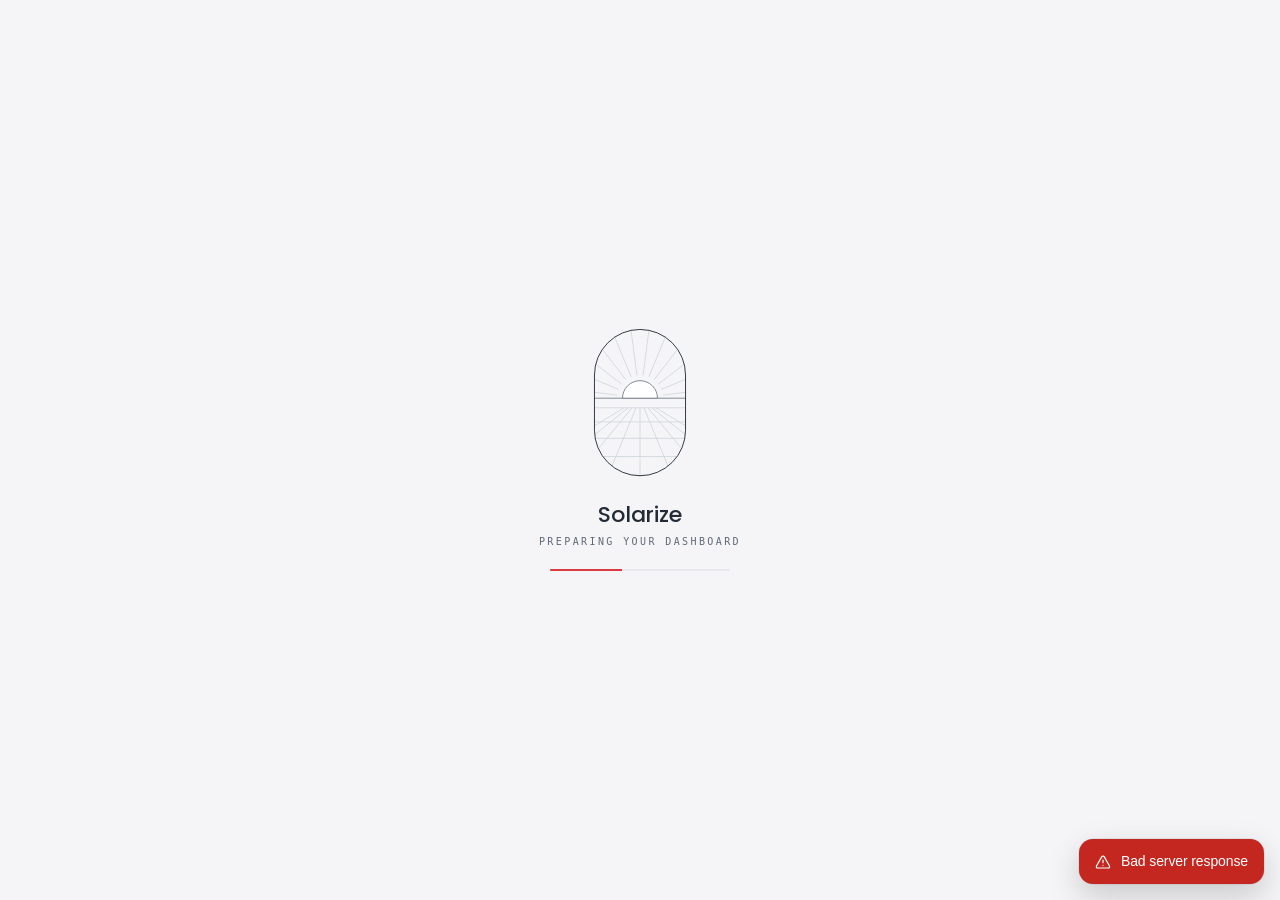
<file: index.html>
<!doctype html>
<html lang="en">
<head>
<meta charset="utf-8">
<meta name="viewport" content="width=device-width,initial-scale=1,viewport-fit=cover">
<meta name="theme-color" content="#f5f5f7">
<meta name="apple-mobile-web-app-capable" content="yes">
<meta name="mobile-web-app-capable" content="yes">
<meta name="apple-mobile-web-app-status-bar-style" content="default">
<meta name="apple-mobile-web-app-title" content="Solarize">
<meta name="format-detection" content="telephone=no">
<link rel="manifest" href="manifest.webmanifest">
<meta name="robots" content="noindex,nofollow">
<meta http-equiv="Content-Security-Policy" content="default-src 'self'; script-src 'self' 'wasm-unsafe-eval'; style-src 'self' 'unsafe-inline'; img-src 'self' data: blob:; font-src 'self' data:; connect-src 'self'; media-src 'self' blob:; frame-src 'self' https://www.openstreetmap.org; object-src 'self'; base-uri 'self'; form-action 'self'; manifest-src 'self'; worker-src 'self'">
<meta name="referrer" content="same-origin">
<title>Solarize CRM</title>
<link rel="icon" type="image/png" href="assets/logo.png">
<link rel="apple-touch-icon" href="assets/icon-apple.png">
<link rel="stylesheet" href="assets/app.css?v=1795865368">
<link rel="stylesheet" href="assets/app2.css?v=1795865368">
<link rel="stylesheet" href="assets/quote.css?v=1795790317">
<link rel="stylesheet" href="assets/kseb.css?v=1795790317">
<link rel="stylesheet" href="assets/login.css?v=1795790317">
<link rel="stylesheet" href="assets/acc.css?v=1795242568">
</head>
<body>
<div id="app"><div class="bootl" role="status" aria-label="Loading Solarize"><svg class="bootl-mark" viewBox="0 0 120 192" aria-hidden="true" focusable="false"><defs><clipPath id="bootl-clip"><rect width="120" height="192" rx="60"/></clipPath></defs><g clip-path="url(#bootl-clip)"><g class="bootl-grid"><line x1="39.27" y1="102.8" x2="-108" y2="192"/><line x1="44.45" y1="102.8" x2="-66" y2="192"/><line x1="49.63" y1="102.8" x2="-24" y2="192"/><line x1="54.82" y1="102.8" x2="18" y2="192"/><line x1="60" y1="102.8" x2="60" y2="192"/><line x1="65.18" y1="102.8" x2="102" y2="192"/><line x1="70.37" y1="102.8" x2="144" y2="192"/><line x1="75.55" y1="102.8" x2="186" y2="192"/><line x1="80.73" y1="102.8" x2="228" y2="192"/><line x1="0" y1="102.8" x2="120" y2="102.8"/><line x1="0" y1="121.16" x2="120" y2="121.16"/><line x1="0" y1="142.62" x2="120" y2="142.62"/><line x1="0" y1="166.38" x2="120" y2="166.38"/><line x1="0" y1="192" x2="120" y2="192"/></g><line class="bootl-r" x1="30.16" y1="86.31" x2="-82.77" y2="71.44"/><line class="bootl-r" x1="32.19" y1="78.72" x2="-73.04" y2="35.13"/><line class="bootl-r" x1="36.12" y1="71.92" x2="-54.24" y2="2.58"/><line class="bootl-r" x1="41.68" y1="66.36" x2="-27.66" y2="-24"/><line class="bootl-r" x1="48.48" y1="62.43" x2="4.89" y2="-42.8"/><line class="bootl-r" x1="56.07" y1="60.4" x2="41.2" y2="-52.53"/><line class="bootl-r" x1="63.93" y1="60.4" x2="78.8" y2="-52.53"/><line class="bootl-r" x1="71.52" y1="62.43" x2="115.11" y2="-42.8"/><line class="bootl-r" x1="78.32" y1="66.36" x2="147.66" y2="-24"/><line class="bootl-r" x1="83.88" y1="71.92" x2="174.24" y2="2.58"/><line class="bootl-r" x1="87.81" y1="78.72" x2="193.04" y2="35.13"/><line class="bootl-r" x1="89.84" y1="86.31" x2="202.77" y2="71.44"/></g><line class="bootl-hz" x1="0" y1="90.24" x2="120" y2="90.24"/><path class="bootl-sun" d="M37.2 90.24 A22.8 22.8 0 0 1 82.8 90.24 Z"/><rect class="bootl-edge" x=".6" y=".6" width="118.8" height="190.8" rx="59.4"/></svg><b class="bootl-w">Solarize</b><small class="bootl-s">Preparing your dashboard</small><i class="bootl-bar"></i></div></div>
<script src="assets/app.js?v=1795865368"></script>
<script src="assets/app2.js?v=1795865368"></script>
<script src="assets/app3.js?v=1795865368"></script>
<script src="assets/app4.js?v=1795865368"></script>
<script src="assets/app5.js?v=1795865368"></script>
<script src="assets/app6.js?v=1795865368"></script>
<script src="assets/app7.js?v=1795865368"></script>
<script src="assets/app8.js?v=1795865368"></script>
<script src="assets/app9.js?v=1795865368"></script>
<script src="assets/app10.js?v=1795865368"></script>
<script src="assets/app11.js?v=1795865368"></script>
<script src="assets/app12.js?v=1795865368"></script>
<script src="assets/app14.js?v=1795865368"></script>
<script src="assets/app26.js?v=1795865368"></script>
<script src="assets/app15.js?v=1795865368"></script>
<script src="assets/app16.js?v=1795865368"></script>
<script src="assets/app17.js?v=1795865368"></script>
<script src="assets/app27.js?v=1795865368"></script>
<script src="assets/app28.js?v=1795865368"></script>
<script src="assets/app29.js?v=1795865368"></script>
<script src="assets/app30.js?v=1795865368"></script>
<script src="assets/app31.js?v=1795865368"></script>
<script src="assets/app18.js?v=1795865368"></script>
<script src="assets/app19.js?v=1795865368"></script>
<script src="assets/app20.js?v=1795865368"></script>
<script src="assets/app21.js?v=1795865368"></script>
<script src="assets/app22.js?v=1795865368"></script>
<script src="assets/app23.js?v=1795865368"></script>
<script src="assets/app24.js?v=1795865368"></script>
<script src="assets/app25.js?v=1795865368"></script>
<script src="assets/app32.js?v=1795865368"></script>
<script src="assets/app35.js?v=1795865368"></script>
<script src="assets/app36.js?v=1795865368"></script>
<script src="assets/app33.js?v=1795865368"></script>
<script src="assets/app34.js?v=1795865368"></script>
<script src="assets/app37.js?v=1795865368"></script>
<script src="assets/app38.js?v=1795865368"></script>
<script src="assets/app39.js?v=1795865368"></script>
<script src="assets/app40.js?v=1795865368"></script>
<script src="assets/app41.js?v=1795865368"></script>
<script src="assets/app42.js?v=1795865368"></script>
<script src="assets/app43.js?v=1795865368"></script>
<script src="assets/app44.js?v=1795865368"></script>
<script src="assets/app46.js?v=1795865368"></script>
<script src="assets/app47.js?v=1795865368"></script>
<script src="assets/app48.js?v=1795865368"></script>
<script src="assets/app49.js?v=1795865368"></script>
<script src="assets/app50.js?v=1795865368"></script>
<script src="assets/app51.js?v=1795865368"></script>
<script src="assets/app52.js?v=1795865368"></script>
<script src="assets/app53.js?v=1795865368"></script>
<script src="assets/app54.js?v=1795865368"></script>
<script src="assets/app45.js?v=1795865368"></script>
<script src="assets/app13.js?v=1795865368"></script>
</body>
</html>
</file>
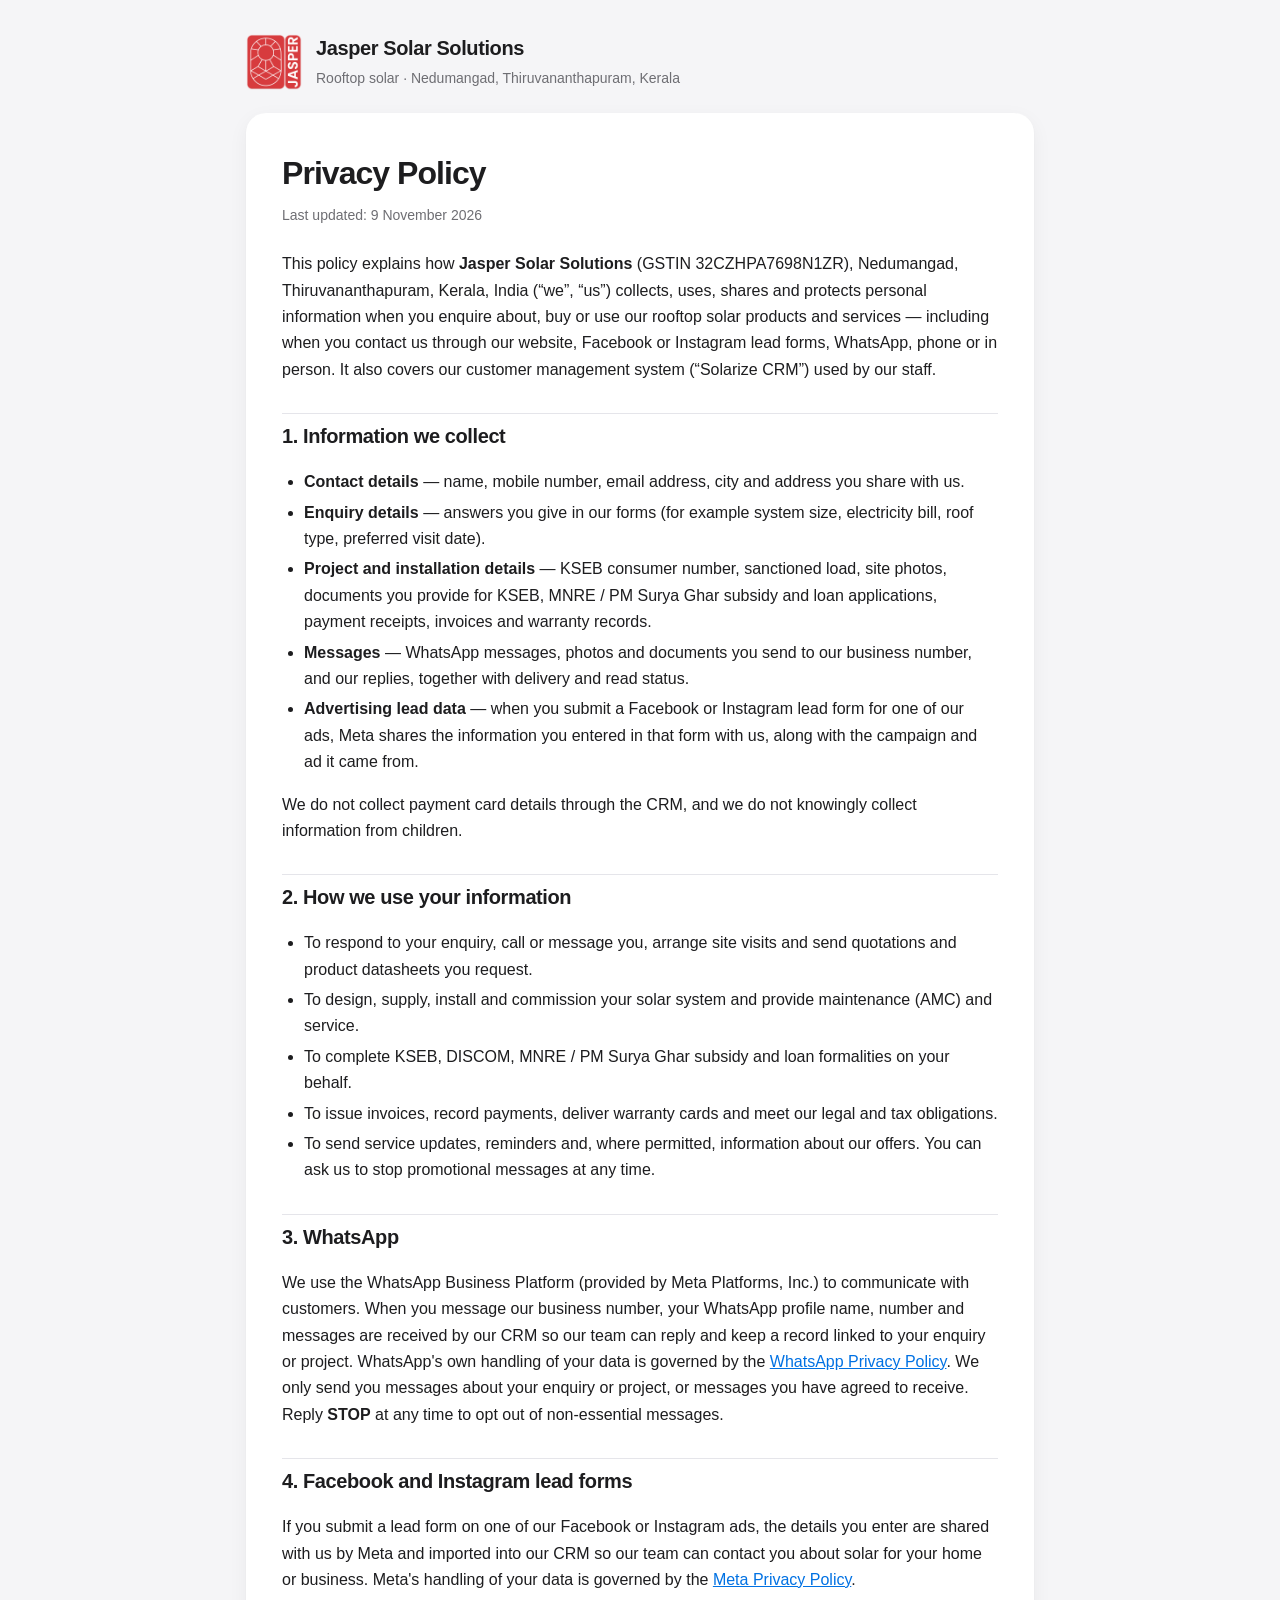
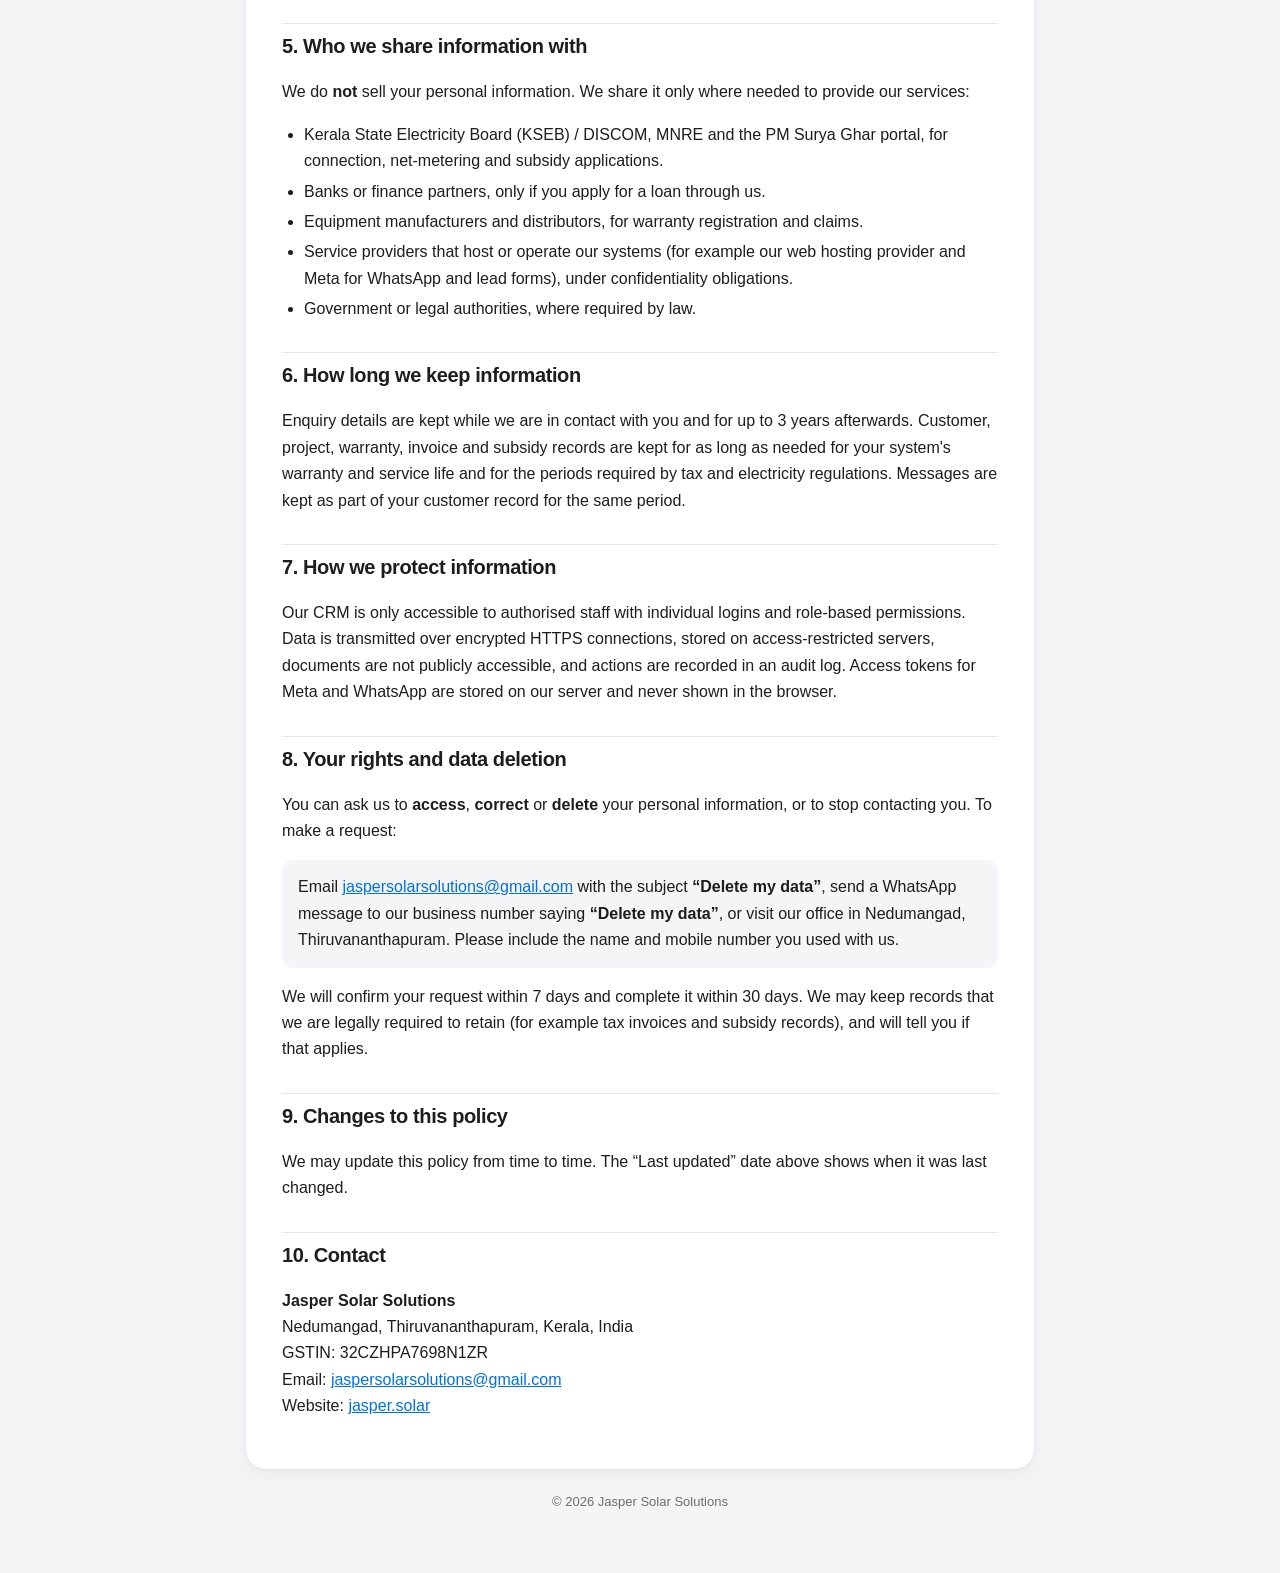
<file: privacy.html>
<!doctype html>
<html lang="en">
<head>
<meta charset="utf-8">
<meta name="viewport" content="width=device-width,initial-scale=1">
<title>Privacy Policy · Jasper Solar Solutions</title>
<meta name="description" content="How Jasper Solar Solutions collects, uses and protects personal information, including enquiries from Facebook/Instagram lead forms and WhatsApp.">
<link rel="icon" type="image/png" href="assets/logo.png">
<style>
:root{--bg:#f5f5f7;--card:#fff;--tx:#1d1d1f;--mut:#6e6e73;--bd:#e5e5ea;--pri:#0071e3}
*{box-sizing:border-box}html,body{margin:0}
body{font:16px/1.65 -apple-system,BlinkMacSystemFont,"SF Pro Text","Segoe UI",Roboto,Helvetica,Arial,sans-serif;background:var(--bg);color:var(--tx);-webkit-font-smoothing:antialiased}
.wrap{max-width:820px;margin:0 auto;padding:32px 16px 60px}
header{display:flex;gap:14px;align-items:center;margin-bottom:22px}header img{width:56px;height:56px;object-fit:contain}
header b{display:block;font-size:20px;letter-spacing:-.02em}header span{color:var(--mut);font-size:14px}
article{background:var(--card);border-radius:20px;padding:34px 36px;box-shadow:0 1px 2px rgba(0,0,0,.04),0 6px 20px rgba(0,0,0,.05)}
h1{font-size:32px;letter-spacing:-.03em;margin:0 0 4px}.upd{color:var(--mut);font-size:14px;margin:0 0 24px}
h2{font-size:20px;letter-spacing:-.02em;margin:30px 0 8px;padding-top:6px;border-top:1px solid var(--bd)}
ul{padding-left:22px}li{margin:4px 0}a{color:var(--pri)}
.box{background:var(--bg);border-radius:12px;padding:14px 16px}
footer{text-align:center;color:var(--mut);font-size:13px;margin-top:22px}
@media(max-width:600px){article{padding:24px 18px}h1{font-size:26px}}
</style>
</head>
<body>
<div class="wrap">
<header><img src="assets/logo.png" alt="Jasper Solar"><div><b>Jasper Solar Solutions</b><span>Rooftop solar · Nedumangad, Thiruvananthapuram, Kerala</span></div></header>
<article>
<h1>Privacy Policy</h1>
<p class="upd">Last updated: 9 November 2026</p>

<p>This policy explains how <b>Jasper Solar Solutions</b> (GSTIN 32CZHPA7698N1ZR), Nedumangad, Thiruvananthapuram, Kerala, India (“we”, “us”) collects, uses, shares and protects personal information when you enquire about, buy or use our rooftop solar products and services — including when you contact us through our website, Facebook or Instagram lead forms, WhatsApp, phone or in person. It also covers our customer management system (“Solarize CRM”) used by our staff.</p>

<h2>1. Information we collect</h2>
<ul>
<li><b>Contact details</b> — name, mobile number, email address, city and address you share with us.</li>
<li><b>Enquiry details</b> — answers you give in our forms (for example system size, electricity bill, roof type, preferred visit date).</li>
<li><b>Project and installation details</b> — KSEB consumer number, sanctioned load, site photos, documents you provide for KSEB, MNRE / PM Surya Ghar subsidy and loan applications, payment receipts, invoices and warranty records.</li>
<li><b>Messages</b> — WhatsApp messages, photos and documents you send to our business number, and our replies, together with delivery and read status.</li>
<li><b>Advertising lead data</b> — when you submit a Facebook or Instagram lead form for one of our ads, Meta shares the information you entered in that form with us, along with the campaign and ad it came from.</li>
</ul>
<p>We do not collect payment card details through the CRM, and we do not knowingly collect information from children.</p>

<h2>2. How we use your information</h2>
<ul>
<li>To respond to your enquiry, call or message you, arrange site visits and send quotations and product datasheets you request.</li>
<li>To design, supply, install and commission your solar system and provide maintenance (AMC) and service.</li>
<li>To complete KSEB, DISCOM, MNRE / PM Surya Ghar subsidy and loan formalities on your behalf.</li>
<li>To issue invoices, record payments, deliver warranty cards and meet our legal and tax obligations.</li>
<li>To send service updates, reminders and, where permitted, information about our offers. You can ask us to stop promotional messages at any time.</li>
</ul>

<h2>3. WhatsApp</h2>
<p>We use the WhatsApp Business Platform (provided by Meta Platforms, Inc.) to communicate with customers. When you message our business number, your WhatsApp profile name, number and messages are received by our CRM so our team can reply and keep a record linked to your enquiry or project. WhatsApp's own handling of your data is governed by the <a href="https://www.whatsapp.com/legal/privacy-policy" target="_blank" rel="noopener">WhatsApp Privacy Policy</a>. We only send you messages about your enquiry or project, or messages you have agreed to receive. Reply <b>STOP</b> at any time to opt out of non-essential messages.</p>

<h2>4. Facebook and Instagram lead forms</h2>
<p>If you submit a lead form on one of our Facebook or Instagram ads, the details you enter are shared with us by Meta and imported into our CRM so our team can contact you about solar for your home or business. Meta's handling of your data is governed by the <a href="https://www.facebook.com/privacy/policy" target="_blank" rel="noopener">Meta Privacy Policy</a>.</p>

<h2>5. Who we share information with</h2>
<p>We do <b>not</b> sell your personal information. We share it only where needed to provide our services:</p>
<ul>
<li>Kerala State Electricity Board (KSEB) / DISCOM, MNRE and the PM Surya Ghar portal, for connection, net-metering and subsidy applications.</li>
<li>Banks or finance partners, only if you apply for a loan through us.</li>
<li>Equipment manufacturers and distributors, for warranty registration and claims.</li>
<li>Service providers that host or operate our systems (for example our web hosting provider and Meta for WhatsApp and lead forms), under confidentiality obligations.</li>
<li>Government or legal authorities, where required by law.</li>
</ul>

<h2>6. How long we keep information</h2>
<p>Enquiry details are kept while we are in contact with you and for up to 3 years afterwards. Customer, project, warranty, invoice and subsidy records are kept for as long as needed for your system's warranty and service life and for the periods required by tax and electricity regulations. Messages are kept as part of your customer record for the same period.</p>

<h2>7. How we protect information</h2>
<p>Our CRM is only accessible to authorised staff with individual logins and role-based permissions. Data is transmitted over encrypted HTTPS connections, stored on access-restricted servers, documents are not publicly accessible, and actions are recorded in an audit log. Access tokens for Meta and WhatsApp are stored on our server and never shown in the browser.</p>

<h2 id="data-deletion">8. Your rights and data deletion</h2>
<p>You can ask us to <b>access</b>, <b>correct</b> or <b>delete</b> your personal information, or to stop contacting you. To make a request:</p>
<div class="box">Email <a href="mailto:jaspersolarsolutions@gmail.com?subject=Delete%20my%20data">jaspersolarsolutions@gmail.com</a> with the subject <b>“Delete my data”</b>, send a WhatsApp message to our business number saying <b>“Delete my data”</b>, or visit our office in Nedumangad, Thiruvananthapuram. Please include the name and mobile number you used with us.</div>
<p>We will confirm your request within 7 days and complete it within 30 days. We may keep records that we are legally required to retain (for example tax invoices and subsidy records), and will tell you if that applies.</p>

<h2>9. Changes to this policy</h2>
<p>We may update this policy from time to time. The “Last updated” date above shows when it was last changed.</p>

<h2>10. Contact</h2>
<p><b>Jasper Solar Solutions</b><br>Nedumangad, Thiruvananthapuram, Kerala, India<br>GSTIN: 32CZHPA7698N1ZR<br>Email: <a href="mailto:jaspersolarsolutions@gmail.com">jaspersolarsolutions@gmail.com</a><br>Website: <a href="https://jasper.solar" target="_blank" rel="noopener">jasper.solar</a></p>
</article>
<footer>© 2026 Jasper Solar Solutions</footer>
</div>
</body>
</html>
</file>
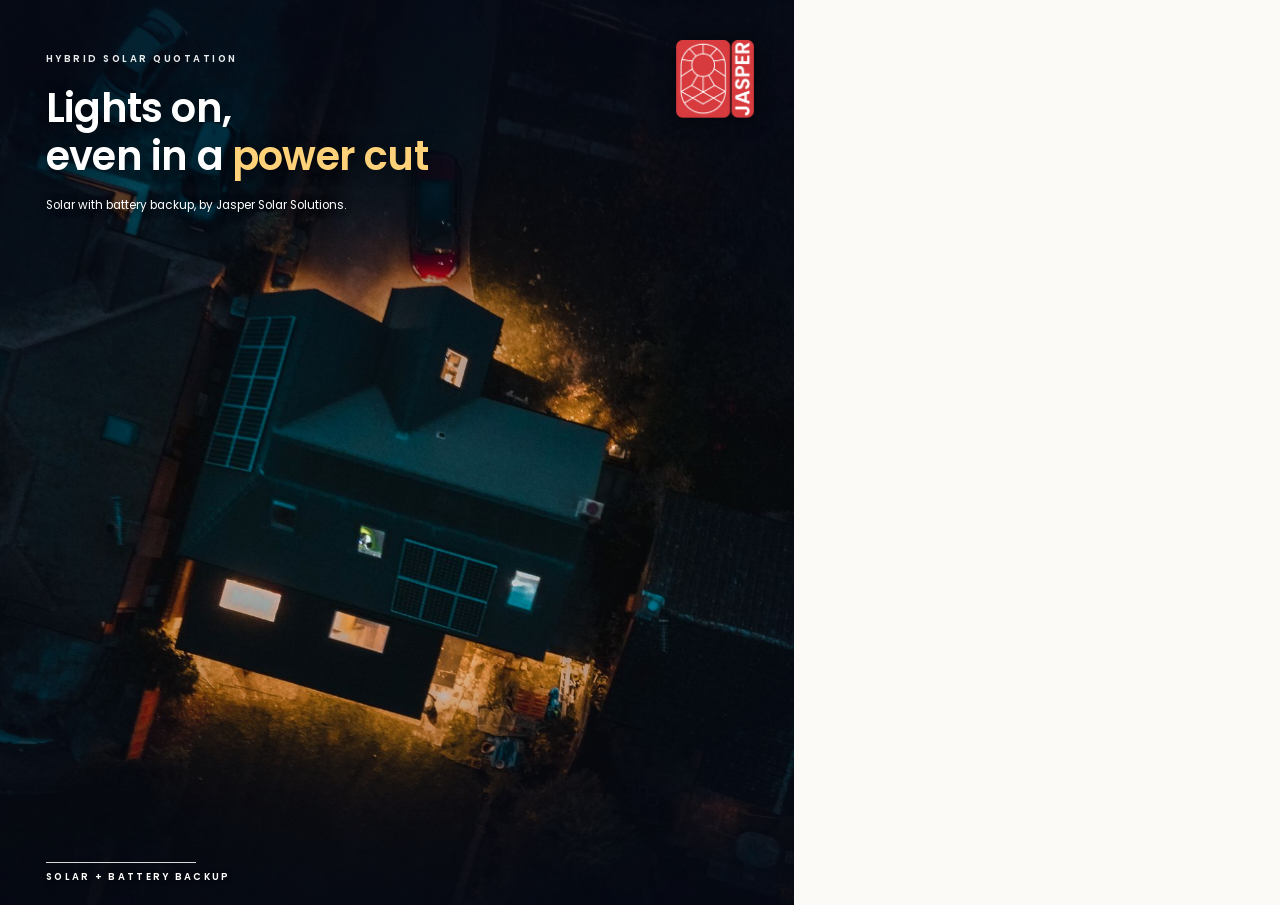
<file: tools/qm_front/front-hybrid.html>
<!doctype html>
<!-- Hybrid quotation cover picture (assets/quote/page-front-hybrid.jpg, top 905 px of the A4 page; the details band is HTML from
     qpFront() in assets/app21.js). Owner, 2026-11-25: the one home with solar + battery that stays lit in a power cut.
     Photo (Pexels licence, free for commercial use, no credit needed): hybrid.jpg = https://www.pexels.com/photo/cars-parked-near-residential-houses-at-night-5980607/
     Rebuild as front.html: --window-size=794,905 --force-device-scale-factor=2.0831, JPEG ~86 over assets/quote/page-front-hybrid.jpg. -->
<html><head><meta charset="utf-8"><style>
@font-face{font-family:P;font-weight:400;src:url(../../assets/fonts/Poppins-Regular.ttf)}
@font-face{font-family:P;font-weight:500;src:url(../../assets/fonts/Poppins-Medium.ttf)}
@font-face{font-family:P;font-weight:600;src:url(../../assets/fonts/Poppins-SemiBold.ttf)}
@font-face{font-family:P;font-weight:700;src:url(../../assets/fonts/Poppins-Bold.ttf)}
*{margin:0;padding:0;box-sizing:border-box}
html,body{width:794px;height:905px;overflow:hidden;background:#FBFAF7}
.pg{position:relative;width:794px;height:905px;overflow:hidden;font-family:P,sans-serif;color:#1E2638;background:#FBFAF7}
.ph{position:absolute;left:0;top:0;width:794px;height:905px;background:url(hybrid.jpg) 36.8% 0/1560px auto no-repeat;filter:saturate(1.05) contrast(1.05)}
.shade{position:absolute;left:0;top:0;width:794px;height:460px;background:linear-gradient(180deg,rgba(4,8,20,.72) 0%,rgba(4,8,20,.42) 55%,rgba(4,8,20,0) 100%)}
.vig{position:absolute;left:0;top:0;width:794px;height:905px;background:radial-gradient(ellipse 62% 48% at 50% 46%,rgba(4,8,20,0) 0%,rgba(4,8,20,0) 45%,rgba(4,8,20,.5) 100%)}
.foot{position:absolute;left:0;top:740px;width:794px;height:165px;background:linear-gradient(180deg,rgba(4,8,20,0) 0%,rgba(4,8,20,.55) 100%)}
.hd{position:absolute;left:46px;top:52px;width:460px;color:#fff}
.k{font-size:9.6px;font-weight:600;letter-spacing:.26em;opacity:.92}
h1{font-weight:600;font-size:40px;line-height:48px;margin-top:18px;letter-spacing:-.02em;text-shadow:0 2px 16px rgba(0,0,0,.45)}
h1 em{font-style:normal;color:#FFD27A}
.sub{font-size:11.8px;line-height:19px;margin-top:16px;width:320px;text-shadow:0 1px 8px rgba(0,0,0,.5)}
.logo{position:absolute;right:40px;top:40px;width:78px;height:78px;filter:drop-shadow(0 2px 10px rgba(0,0,0,.45))}
.lb{position:absolute;left:46px;top:862px;font-size:9.6px;font-weight:600;letter-spacing:.24em;color:#fff;text-shadow:0 1px 4px rgba(0,0,0,.6)}
.lb:before{content:"";display:block;width:150px;height:1px;background:rgba(255,255,255,.85);margin-bottom:7px}
.info{position:absolute;left:48px;right:48px;top:931px;display:grid;grid-template-columns:1.5fr 1fr 1fr;column-gap:28px}
.info small{display:block;font-size:8.6px;font-weight:600;letter-spacing:.2em;color:#8A8F99}
.info b{display:block;font-weight:400;font-size:14px;line-height:19px;margin-top:4px}
.info .nm{font-weight:600;font-size:21px;line-height:26px}
.info span{display:block;font-size:11px;line-height:16px;color:#5B6372;margin-top:3px}
.info .g{margin-top:13px}
.info>div+div{border-left:1px solid #E6E2DA;padding-left:24px}
.mn{position:absolute;left:48px;right:48px;top:1040px;border-top:1px solid #E6E2DA;padding-top:7px;font-size:9.4px;letter-spacing:.06em;color:#6B7280;display:flex;justify-content:space-between}
.ft{position:absolute;left:0;right:0;bottom:0;height:40px;background:#1E2638;display:flex;align-items:center;justify-content:center;gap:16px;font-size:10.6px;letter-spacing:.04em;color:#E8EAEE}
.ft i{width:3px;height:3px;border-radius:50%;background:#D8363D;display:inline-block}
</style></head><body><div class="pg"><div class="ph"></div><div class="shade"></div><div class="foot"></div><div class="vig"></div>
<div class="hd"><div class="k">HYBRID SOLAR QUOTATION</div><h1>Lights on,<br>even in a <em>power cut</em></h1>
<p class="sub">Solar with battery backup, by Jasper Solar Solutions.</p></div>
<img class="logo" src="../../assets/quote/jasper-logo.png" alt="">
<div class="lb">SOLAR + BATTERY BACKUP</div>
</div></body></html>
</file>
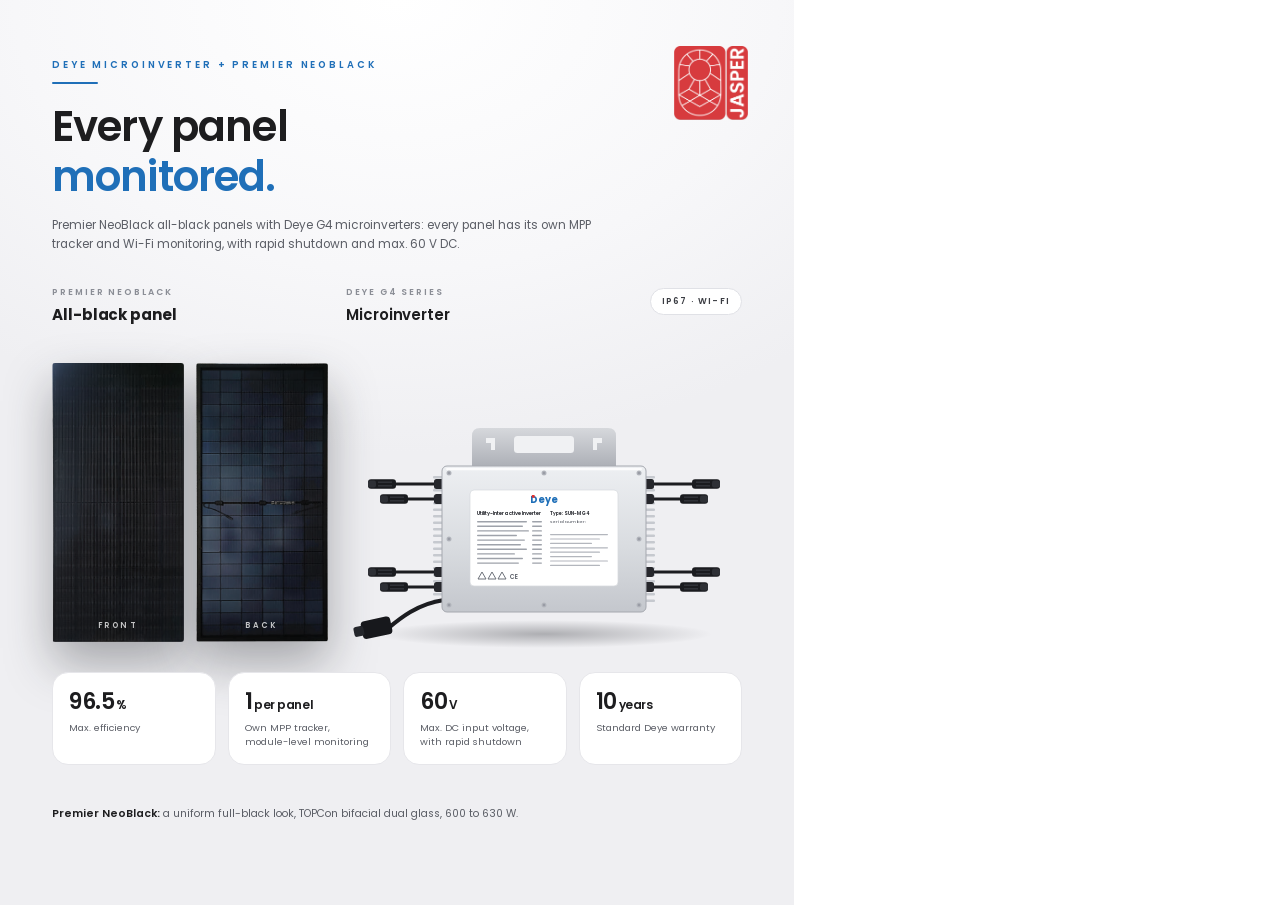
<file: tools/qm_front/front-micro-deye.html>
<!doctype html>
<!-- "NeoBlack + Deye micro" quotation cover picture (assets/quote/page-front-deye-micro.jpg, top 905 px of the A4 page; the details band is
     HTML from qpFront() in assets/app21.js). Owner, 2026-11-28: "similarly create cover page for deye micro inverter (svg) and neo black panel",
     then "all" to every suggested change: a more detailed drawing, the monitoring headline, max. efficiency added, the panel's front and back.
     The microinverter is an inline SVG drawing of the whole unit after the product photo in Deye's SUN-M130/160/180/200/225G4-EU-Q0-I datasheet
     (D:/GDrive/BIS AND SLD/INVERTER/DEYE MICRO): silver case, screws, bracket with hooked slots, rating label, side fins, two DC inputs per
     side, AC cable. premier-neoblack(-back).png = Premier's NeoBlack datasheet cut-outs. Facts are the datasheets' own (G4 series).
     Rebuild as front.html: --window-size=794,905 --force-device-scale-factor=2.0831, JPEG ~86 over assets/quote/page-front-deye-micro.jpg. -->
<html><head><meta charset="utf-8"><style>
@font-face{font-family:P;font-weight:400;src:url(../../assets/fonts/Poppins-Regular.ttf)}
@font-face{font-family:P;font-weight:500;src:url(../../assets/fonts/Poppins-Medium.ttf)}
@font-face{font-family:P;font-weight:600;src:url(../../assets/fonts/Poppins-SemiBold.ttf)}
@font-face{font-family:P;font-weight:700;src:url(../../assets/fonts/Poppins-Bold.ttf)}
*{margin:0;padding:0;box-sizing:border-box}
html,body{width:794px;height:905px;overflow:hidden;background:#fff}
.pg{position:relative;width:794px;height:905px;overflow:hidden;font-family:P,sans-serif;color:#1D1D1F;
  background:radial-gradient(ellipse 80% 50% at 50% 0%,#FFFFFF 0%,#F7F7F9 60%,#EFEFF2 100%)}
.hd{position:absolute;left:52px;top:58px;width:560px}
.k{font-size:9.6px;font-weight:600;letter-spacing:.3em;color:#1F6FB8}
.k:after{content:"";display:block;width:46px;height:2px;border-radius:1px;background:#1F6FB8;margin-top:10px}
h1{font-weight:600;font-size:42px;line-height:50px;margin-top:18px;letter-spacing:-.02em}
h1 em{font-style:normal;color:#1F6FB8}
.sub{font-size:11.8px;line-height:19px;margin-top:14px;width:540px;color:#5B5E66}
.logo{position:absolute;right:46px;top:46px;width:74px;height:74px}
/* Premier NeoBlack, front and back, standing on the page */
.pk{position:absolute;left:52px;top:286px;font-size:8.8px;font-weight:600;letter-spacing:.22em;color:#8A8D95}
.pk b{display:block;font-size:15px;letter-spacing:-.005em;color:#1D1D1F;margin-top:4px}
.pnl{position:absolute;top:363px;width:132px;height:279px;object-fit:fill;border-radius:3px;filter:drop-shadow(0 22px 24px rgba(20,22,30,.34))}
.pside{position:absolute;top:620px;width:132px;text-align:center;font-size:7.8px;font-weight:600;letter-spacing:.3em;color:rgba(255,255,255,.75)}
/* the SVG microinverter standing on the page, like the panels: one background, no card (owner, 2026-11-28: "single back ground-no separate background") */
.show{position:absolute;left:346px;right:52px;top:282px;height:360px}
.show svg{position:absolute;left:0;top:52px;width:100%;height:100%;overflow:visible}
.tag{position:absolute;left:0;top:4px;z-index:1;font-size:8.8px;font-weight:600;letter-spacing:.22em;color:#8A8D95}
.tag b{display:block;font-size:15px;letter-spacing:-.005em;font-weight:600;color:#1D1D1F;margin-top:4px}
.chip{position:absolute;right:0;top:6px;z-index:1;padding:6px 11px;border-radius:999px;background:#fff;border:1px solid #E0E1E6;
  font-size:8.6px;font-weight:600;letter-spacing:.14em;color:#3A3C42}
.specs{position:absolute;left:52px;right:52px;top:672px;display:grid;grid-template-columns:repeat(4,1fr);gap:12px}
.sp{background:#fff;border:1px solid #E6E6EA;border-radius:16px;padding:16px 16px 15px}
.sp b{display:block;height:26px;font-weight:600;font-size:22px;line-height:26px;letter-spacing:-.02em}
.sp b small{font-size:12px;font-weight:600;margin-left:2px}
.sp span{display:block;font-size:9.6px;line-height:14px;margin-top:6px;color:#5B5E66}
.foot{position:absolute;left:52px;right:52px;top:806px;font-size:10.6px;color:#5B5E66}
.foot strong{font-weight:600;color:#1D1D1F}
</style></head><body><div class="pg">
<div class="hd"><div class="k">DEYE MICROINVERTER + PREMIER NEOBLACK</div><h1>Every panel<br><em>monitored.</em></h1>
<p class="sub">Premier NeoBlack all-black panels with Deye G4 microinverters: every panel has its own MPP tracker and Wi-Fi monitoring, with rapid shutdown and max. 60 V DC.</p></div>
<img class="logo" src="../../assets/quote/jasper-logo.png" alt="">
<div class="pk">PREMIER NEOBLACK<b>All-black panel</b></div>
<img class="pnl" style="left:52px" src="premier-neoblack.png" alt=""><img class="pnl" style="left:196px" src="premier-neoblack-back.png" alt="">
<div class="pside" style="left:52px">FRONT</div><div class="pside" style="left:196px">BACK</div>
<div class="show"><svg viewBox="0 0 396 360" xmlns="http://www.w3.org/2000/svg">
<defs>
<linearGradient id="bd" x1="0" y1="0" x2="0" y2="1"><stop offset="0" stop-color="#EDEFF2"/><stop offset=".55" stop-color="#D9DCE0"/><stop offset="1" stop-color="#C4C7CD"/></linearGradient>
<linearGradient id="br" x1="0" y1="0" x2="0" y2="1"><stop offset="0" stop-color="#D6D8DC"/><stop offset="1" stop-color="#ABAEB5"/></linearGradient>
<radialGradient id="sh" cx=".5" cy=".5" r=".5"><stop offset="0" stop-color="#14161C" stop-opacity=".30"/><stop offset="1" stop-color="#14161C" stop-opacity="0"/></radialGradient>
</defs>
<ellipse cx="198" cy="300" rx="168" ry="14" fill="url(#sh)"/>
<!-- mounting bracket: wide plate, two hooked slots, centre window -->
<path d="M126 134 V102 Q126 94 134 94 H262 Q270 94 270 102 V134 Z" fill="url(#br)"/>
<path d="M140 104 h9 v12 h-4 v-7 h-5z M256 104 h-9 v12 h4 v-7 h5z" fill="#F0F1F3"/>
<rect x="168" y="102" width="60" height="17" rx="3.5" fill="#F0F1F3"/>
<!-- side heat-sink fins -->
<rect x="87" y="142" width="222" height="2.6" rx="1.1" fill="#C6C9CF"/><rect x="87" y="148.5" width="222" height="2.6" rx="1.1" fill="#C6C9CF"/><rect x="87" y="155" width="222" height="2.6" rx="1.1" fill="#C6C9CF"/><rect x="87" y="161.5" width="222" height="2.6" rx="1.1" fill="#C6C9CF"/><rect x="87" y="168" width="222" height="2.6" rx="1.1" fill="#C6C9CF"/><rect x="87" y="174.5" width="222" height="2.6" rx="1.1" fill="#C6C9CF"/><rect x="87" y="181" width="222" height="2.6" rx="1.1" fill="#C6C9CF"/><rect x="87" y="187.5" width="222" height="2.6" rx="1.1" fill="#C6C9CF"/><rect x="87" y="194" width="222" height="2.6" rx="1.1" fill="#C6C9CF"/><rect x="87" y="200.5" width="222" height="2.6" rx="1.1" fill="#C6C9CF"/><rect x="87" y="207" width="222" height="2.6" rx="1.1" fill="#C6C9CF"/><rect x="87" y="213.5" width="222" height="2.6" rx="1.1" fill="#C6C9CF"/><rect x="87" y="220" width="222" height="2.6" rx="1.1" fill="#C6C9CF"/><rect x="87" y="226.5" width="222" height="2.6" rx="1.1" fill="#C6C9CF"/><rect x="87" y="233" width="222" height="2.6" rx="1.1" fill="#C6C9CF"/><rect x="87" y="239.5" width="222" height="2.6" rx="1.1" fill="#C6C9CF"/><rect x="87" y="246" width="222" height="2.6" rx="1.1" fill="#C6C9CF"/><rect x="87" y="252.5" width="222" height="2.6" rx="1.1" fill="#C6C9CF"/><rect x="87" y="259" width="222" height="2.6" rx="1.1" fill="#C6C9CF"/><rect x="87" y="265.5" width="222" height="2.6" rx="1.1" fill="#C6C9CF"/>
<!-- AC cable: out of the lower left side, down to its connector -->
<path d="M98 266 C 70 270, 52 286, 40 296" stroke="#1C1D21" stroke-width="4.2" fill="none" stroke-linecap="round"/>
<g transform="translate(14 288) rotate(-12)"><rect width="30" height="18" rx="4" fill="#17181C"/><rect x="-8" y="4" width="10" height="10" rx="2.5" fill="#24262B"/></g>
<!-- two DC inputs per side: four leads, MC4 connectors -->
<path d="M96 150 H50" stroke="#1C1D21" stroke-width="3.2"/><g transform="translate(22 145.2)"><rect width="28" height="9.6" rx="3" fill="#1A1B1F"/><rect x="0" y="1.4" width="8" height="6.8" rx="2" fill="#2E3036"/><rect x="10" y="2.4" width="14" height="1.1" fill="#3A3C43"/><rect x="10" y="6.1" width="14" height="1.1" fill="#3A3C43"/></g><path d="M300 150 H346" stroke="#1C1D21" stroke-width="3.2"/><g transform="translate(346 145.2)"><rect width="28" height="9.6" rx="3" fill="#1A1B1F"/><rect x="20" y="1.4" width="8" height="6.8" rx="2" fill="#2E3036"/><rect x="4" y="2.4" width="14" height="1.1" fill="#3A3C43"/><rect x="4" y="6.1" width="14" height="1.1" fill="#3A3C43"/></g><path d="M96 165 H62" stroke="#1C1D21" stroke-width="3.2"/><g transform="translate(34 160.2)"><rect width="28" height="9.6" rx="3" fill="#1A1B1F"/><rect x="0" y="1.4" width="8" height="6.8" rx="2" fill="#2E3036"/><rect x="10" y="2.4" width="14" height="1.1" fill="#3A3C43"/><rect x="10" y="6.1" width="14" height="1.1" fill="#3A3C43"/></g><path d="M300 165 H334" stroke="#1C1D21" stroke-width="3.2"/><g transform="translate(334 160.2)"><rect width="28" height="9.6" rx="3" fill="#1A1B1F"/><rect x="20" y="1.4" width="8" height="6.8" rx="2" fill="#2E3036"/><rect x="4" y="2.4" width="14" height="1.1" fill="#3A3C43"/><rect x="4" y="6.1" width="14" height="1.1" fill="#3A3C43"/></g><path d="M96 238 H50" stroke="#1C1D21" stroke-width="3.2"/><g transform="translate(22 233.2)"><rect width="28" height="9.6" rx="3" fill="#1A1B1F"/><rect x="0" y="1.4" width="8" height="6.8" rx="2" fill="#2E3036"/><rect x="10" y="2.4" width="14" height="1.1" fill="#3A3C43"/><rect x="10" y="6.1" width="14" height="1.1" fill="#3A3C43"/></g><path d="M300 238 H346" stroke="#1C1D21" stroke-width="3.2"/><g transform="translate(346 233.2)"><rect width="28" height="9.6" rx="3" fill="#1A1B1F"/><rect x="20" y="1.4" width="8" height="6.8" rx="2" fill="#2E3036"/><rect x="4" y="2.4" width="14" height="1.1" fill="#3A3C43"/><rect x="4" y="6.1" width="14" height="1.1" fill="#3A3C43"/></g><path d="M96 253 H62" stroke="#1C1D21" stroke-width="3.2"/><g transform="translate(34 248.2)"><rect width="28" height="9.6" rx="3" fill="#1A1B1F"/><rect x="0" y="1.4" width="8" height="6.8" rx="2" fill="#2E3036"/><rect x="10" y="2.4" width="14" height="1.1" fill="#3A3C43"/><rect x="10" y="6.1" width="14" height="1.1" fill="#3A3C43"/></g><path d="M300 253 H334" stroke="#1C1D21" stroke-width="3.2"/><g transform="translate(334 248.2)"><rect width="28" height="9.6" rx="3" fill="#1A1B1F"/><rect x="20" y="1.4" width="8" height="6.8" rx="2" fill="#2E3036"/><rect x="4" y="2.4" width="14" height="1.1" fill="#3A3C43"/><rect x="4" y="6.1" width="14" height="1.1" fill="#3A3C43"/></g><rect x="88" y="145" width="11" height="10" rx="2.5" fill="#26272C"/><rect x="297" y="145" width="11" height="10" rx="2.5" fill="#26272C"/><rect x="88" y="160" width="11" height="10" rx="2.5" fill="#26272C"/><rect x="297" y="160" width="11" height="10" rx="2.5" fill="#26272C"/><rect x="88" y="233" width="11" height="10" rx="2.5" fill="#26272C"/><rect x="297" y="233" width="11" height="10" rx="2.5" fill="#26272C"/><rect x="88" y="248" width="11" height="10" rx="2.5" fill="#26272C"/><rect x="297" y="248" width="11" height="10" rx="2.5" fill="#26272C"/>
<!-- case -->
<rect x="96" y="132" width="204" height="146" rx="5" fill="url(#bd)"/>
<rect x="96" y="132" width="204" height="146" rx="5" fill="none" stroke="#A5A8AF" stroke-width="1"/>
<rect x="100" y="134" width="196" height="2.2" rx="1.1" fill="#fff" opacity=".85"/>
<circle cx="103" cy="139" r="2.5" fill="#B4B7BE"/><path d="M101.6 139 h2.8 M103 137.6 v2.8" stroke="#878A92" stroke-width=".7"/><circle cx="198" cy="139" r="2.5" fill="#B4B7BE"/><path d="M196.6 139 h2.8 M198 137.6 v2.8" stroke="#878A92" stroke-width=".7"/><circle cx="293" cy="139" r="2.5" fill="#B4B7BE"/><path d="M291.6 139 h2.8 M293 137.6 v2.8" stroke="#878A92" stroke-width=".7"/><circle cx="103" cy="271" r="2.5" fill="#B4B7BE"/><path d="M101.6 271 h2.8 M103 269.6 v2.8" stroke="#878A92" stroke-width=".7"/><circle cx="198" cy="271" r="2.5" fill="#B4B7BE"/><path d="M196.6 271 h2.8 M198 269.6 v2.8" stroke="#878A92" stroke-width=".7"/><circle cx="293" cy="271" r="2.5" fill="#B4B7BE"/><path d="M291.6 271 h2.8 M293 269.6 v2.8" stroke="#878A92" stroke-width=".7"/><circle cx="103" cy="205" r="2.5" fill="#B4B7BE"/><path d="M101.6 205 h2.8 M103 203.6 v2.8" stroke="#878A92" stroke-width=".7"/><circle cx="293" cy="205" r="2.5" fill="#B4B7BE"/><path d="M291.6 205 h2.8 M293 203.6 v2.8" stroke="#878A92" stroke-width=".7"/>
<!-- rating label: Deye logo, title, ratings, warnings -->
<rect x="124" y="156" width="148" height="96" rx="4" fill="#FFFFFF" stroke="#D6D8DD" stroke-width=".7"/>
<text x="198" y="169" text-anchor="middle" font-family="P,sans-serif" font-weight="700" font-size="9.6" fill="#1F6FB8">Deye</text>
<rect x="185.8" y="161" width="2.8" height="2.8" rx=".5" fill="#E2312F"/>
<text x="131" y="181" font-family="P,sans-serif" font-weight="600" font-size="5.2" fill="#2B2D33">Utility-Interactive Inverter</text>
<text x="204" y="181" font-family="P,sans-serif" font-weight="600" font-size="4.6" fill="#2B2D33">Type: SUN-M G4</text>
<text x="204" y="189" font-family="P,sans-serif" font-weight="500" font-size="4.2" fill="#5E626B">Serial Number:</text>
<rect x="131" y="187" width="50" height="1.4" rx=".7" fill="#9EA2AA"/><rect x="186" y="187" width="10" height="1.4" rx=".7" fill="#9EA2AA"/><rect x="131" y="191.6" width="46" height="1.4" rx=".7" fill="#9EA2AA"/><rect x="186" y="191.6" width="10" height="1.4" rx=".7" fill="#9EA2AA"/><rect x="131" y="196.2" width="52" height="1.4" rx=".7" fill="#9EA2AA"/><rect x="186" y="196.2" width="10" height="1.4" rx=".7" fill="#9EA2AA"/><rect x="131" y="200.8" width="40" height="1.4" rx=".7" fill="#9EA2AA"/><rect x="186" y="200.8" width="10" height="1.4" rx=".7" fill="#9EA2AA"/><rect x="131" y="205.4" width="48" height="1.4" rx=".7" fill="#9EA2AA"/><rect x="186" y="205.4" width="10" height="1.4" rx=".7" fill="#9EA2AA"/><rect x="131" y="210" width="44" height="1.4" rx=".7" fill="#9EA2AA"/><rect x="186" y="210" width="10" height="1.4" rx=".7" fill="#9EA2AA"/><rect x="131" y="214.6" width="50" height="1.4" rx=".7" fill="#9EA2AA"/><rect x="186" y="214.6" width="10" height="1.4" rx=".7" fill="#9EA2AA"/><rect x="131" y="219.2" width="38" height="1.4" rx=".7" fill="#9EA2AA"/><rect x="186" y="219.2" width="10" height="1.4" rx=".7" fill="#9EA2AA"/><rect x="131" y="223.8" width="46" height="1.4" rx=".7" fill="#9EA2AA"/><rect x="186" y="223.8" width="10" height="1.4" rx=".7" fill="#9EA2AA"/><rect x="131" y="228.4" width="42" height="1.4" rx=".7" fill="#9EA2AA"/><rect x="186" y="228.4" width="10" height="1.4" rx=".7" fill="#9EA2AA"/><rect x="204" y="200" width="58" height="1.2" rx=".6" fill="#B3B6BD"/><rect x="204" y="204.4" width="50" height="1.2" rx=".6" fill="#B3B6BD"/><rect x="204" y="208.8" width="42" height="1.2" rx=".6" fill="#B3B6BD"/><rect x="204" y="213.2" width="58" height="1.2" rx=".6" fill="#B3B6BD"/><rect x="204" y="217.6" width="50" height="1.2" rx=".6" fill="#B3B6BD"/><rect x="204" y="222" width="42" height="1.2" rx=".6" fill="#B3B6BD"/><rect x="204" y="226.4" width="58" height="1.2" rx=".6" fill="#B3B6BD"/><rect x="204" y="230.8" width="50" height="1.2" rx=".6" fill="#B3B6BD"/><path d="M132 245 l4 -7 l4 7z" fill="none" stroke="#5E626B" stroke-width=".9"/><path d="M142 245 l4 -7 l4 7z" fill="none" stroke="#5E626B" stroke-width=".9"/><path d="M152 245 l4 -7 l4 7z" fill="none" stroke="#5E626B" stroke-width=".9"/>
<text x="164" y="245.4" font-family="P,sans-serif" font-weight="600" font-size="6.2" fill="#5E626B">CE</text>
</svg><div class="tag">DEYE G4 SERIES<b>Microinverter</b></div><div class="chip">IP67 · WI-FI</div></div>
<div class="specs">
  <div class="sp"><b>96.5<small>%</small></b><span>Max. efficiency</span></div>
  <div class="sp"><b>1<small>per panel</small></b><span>Own MPP tracker, module-level monitoring</span></div>
  <div class="sp"><b>60<small>V</small></b><span>Max. DC input voltage, with rapid shutdown</span></div>
  <div class="sp"><b>10<small>years</small></b><span>Standard Deye warranty</span></div>
</div>
<div class="foot"><strong>Premier NeoBlack:</strong> a uniform full-black look, TOPCon bifacial dual glass, 600 to 630 W.</div>
</div></body></html>
</file>
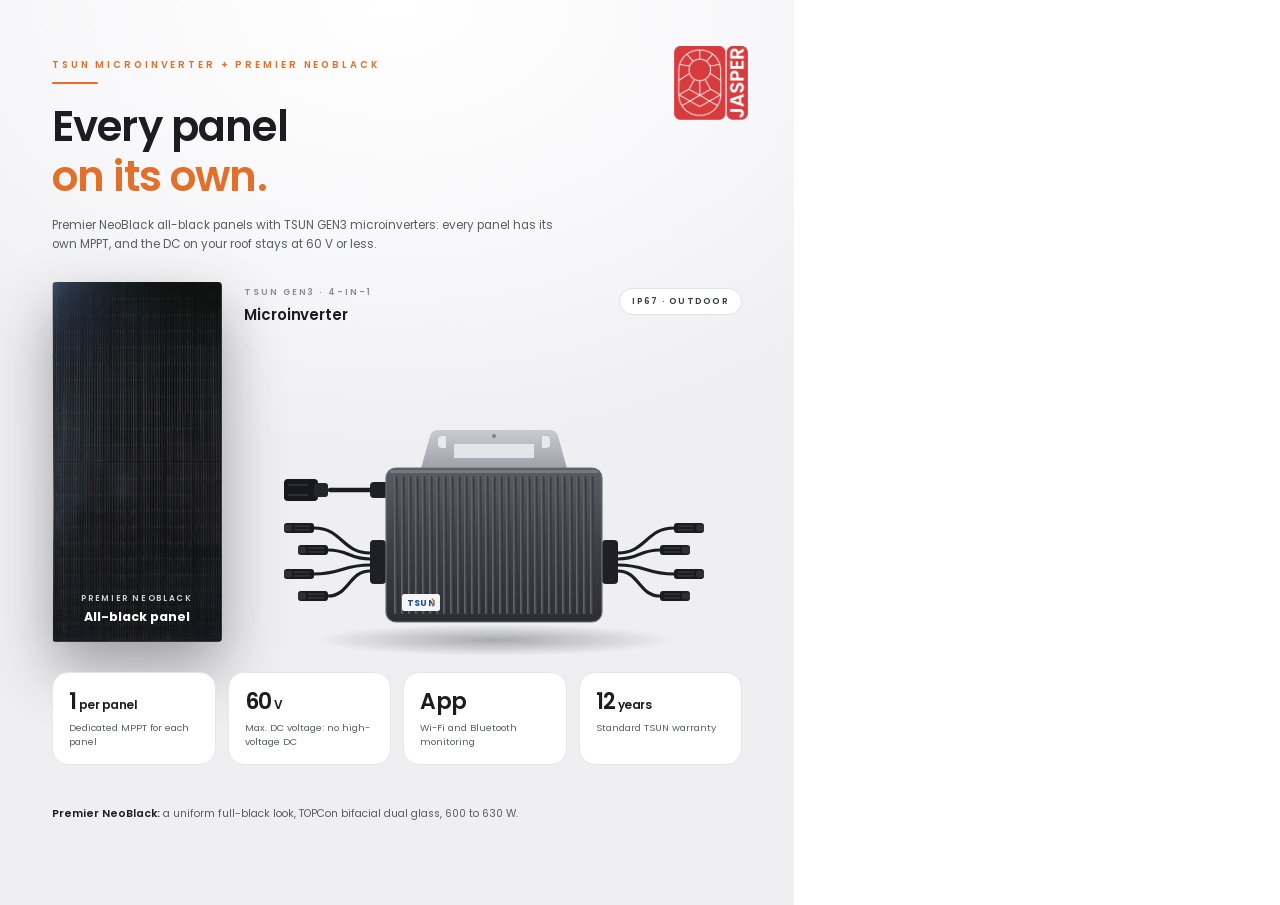
<file: tools/qm_front/front-micro.html>
<!doctype html>
<!-- "All-black micro" quotation cover picture (assets/quote/page-front-micro-tsun.jpg, top 905 px of the A4 page; the details band is HTML from
     qpFront() in assets/app21.js). Owner, 2026-11-28: "create a cover page for t sun micro inverter and premier all black panel", then
     "brighter coverpage with device only showcase", "add premier neo black panel" and "inverter cut, create svg": a light page; the
     microinverter is an inline SVG drawing of the whole unit (nothing cropped), after TSUN's GEN3 4-in-1 product photo in the TSOL-MS1600
     to MX2250 datasheet (D:\GDrive\DATASHEET AND SLD\tsun\2KW.pdf): finned body, mounting bracket, AC cable, four DC inputs with MC4 leads.
     Facts are the datasheets' own; no figures beyond them, no promises.
     Rebuild as front.html: --window-size=794,905 --force-device-scale-factor=2.0831, JPEG ~86 over assets/quote/page-front-micro-tsun.jpg. -->
<html><head><meta charset="utf-8"><style>
@font-face{font-family:P;font-weight:400;src:url(../../assets/fonts/Poppins-Regular.ttf)}
@font-face{font-family:P;font-weight:500;src:url(../../assets/fonts/Poppins-Medium.ttf)}
@font-face{font-family:P;font-weight:600;src:url(../../assets/fonts/Poppins-SemiBold.ttf)}
@font-face{font-family:P;font-weight:700;src:url(../../assets/fonts/Poppins-Bold.ttf)}
*{margin:0;padding:0;box-sizing:border-box}
html,body{width:794px;height:905px;overflow:hidden;background:#fff}
.pg{position:relative;width:794px;height:905px;overflow:hidden;font-family:P,sans-serif;color:#1D1D1F;
  background:radial-gradient(ellipse 80% 50% at 50% 0%,#FFFFFF 0%,#F7F7F9 60%,#EFEFF2 100%)}
.hd{position:absolute;left:52px;top:58px;width:560px}
.k{font-size:9.6px;font-weight:600;letter-spacing:.3em;color:#E2702B}
.k:after{content:"";display:block;width:46px;height:2px;border-radius:1px;background:#E2702B;margin-top:10px}
h1{font-weight:600;font-size:42px;line-height:50px;margin-top:18px;letter-spacing:-.02em}
h1 em{font-style:normal;color:#E2702B}
.sub{font-size:11.8px;line-height:19px;margin-top:14px;width:520px;color:#5B5E66}
.logo{position:absolute;right:46px;top:46px;width:74px;height:74px}
/* the Premier NeoBlack panel standing on the page, left of the showcase (owner, 2026-11-28: "add premier neo black panel") */
.pnl{position:absolute;left:52px;top:282px;width:170px;height:360px;object-fit:fill;border-radius:4px;filter:drop-shadow(0 26px 30px rgba(20,22,30,.38))}
.ptag{position:absolute;left:52px;width:170px;top:592px;text-align:center;font-size:8.2px;font-weight:600;letter-spacing:.2em;color:rgba(255,255,255,.8)}
.ptag b{display:block;font-size:12.5px;letter-spacing:0;color:#fff;margin-top:3px}
/* the SVG microinverter standing on the page, like the panels: one background, no card (owner, 2026-11-28: "single back ground-no separate background") */
.show{position:absolute;left:244px;right:52px;top:282px;height:360px}
.show svg{position:absolute;left:0;top:58px;width:100%;height:100%;overflow:visible}
.tag{position:absolute;left:0;top:4px;z-index:1;font-size:8.8px;font-weight:600;letter-spacing:.22em;color:#8A8D95}
.tag b{display:block;font-size:15px;letter-spacing:-.005em;font-weight:600;color:#1D1D1F;margin-top:4px}
.chip{position:absolute;right:0;top:6px;z-index:1;padding:6px 12px;border-radius:999px;background:#fff;border:1px solid #E0E1E6;
  font-size:9px;font-weight:600;letter-spacing:.14em;color:#3A3C42}
.specs{position:absolute;left:52px;right:52px;top:672px;display:grid;grid-template-columns:repeat(4,1fr);gap:12px}
.sp{background:#fff;border:1px solid #E6E6EA;border-radius:16px;padding:16px 16px 15px}
.sp b{display:block;height:26px;font-weight:600;font-size:22px;line-height:26px;letter-spacing:-.02em}
.sp b small{font-size:12px;font-weight:600;margin-left:2px}
.sp span{display:block;font-size:9.6px;line-height:14px;margin-top:6px;color:#5B5E66}
.foot{position:absolute;left:52px;right:52px;top:806px;display:flex;align-items:center;gap:12px;font-size:10.6px;color:#5B5E66}
.foot i{flex:0 0 auto;width:26px;height:26px;border-radius:7px;background:linear-gradient(135deg,#1B1C20,#0B0B0D);box-shadow:inset 0 0 0 1px rgba(255,255,255,.08)}
.foot strong{font-weight:600;color:#1D1D1F}
</style></head><body><div class="pg">
<div class="hd"><div class="k">TSUN MICROINVERTER + PREMIER NEOBLACK</div><h1>Every panel<br><em>on its own.</em></h1>
<p class="sub">Premier NeoBlack all-black panels with TSUN GEN3 microinverters: every panel has its own MPPT, and the DC on your roof stays at 60 V or less.</p></div>
<img class="logo" src="../../assets/quote/jasper-logo.png" alt="">
<img class="pnl" src="premier-neoblack.png" alt=""><div class="ptag">PREMIER NEOBLACK<b>All-black panel</b></div>
<div class="show"><svg viewBox="0 0 498 360" xmlns="http://www.w3.org/2000/svg">
<defs>
<linearGradient id="bd" x1="0" y1="0" x2="0" y2="1"><stop offset="0" stop-color="#5A5D64"/><stop offset=".5" stop-color="#3F4147"/><stop offset="1" stop-color="#2C2E33"/></linearGradient>
<linearGradient id="fin" x1="0" y1="0" x2="1" y2="0"><stop offset="0" stop-color="#6B6E76"/><stop offset=".5" stop-color="#4A4D54"/><stop offset="1" stop-color="#2A2C31"/></linearGradient>
<linearGradient id="br" x1="0" y1="0" x2="0" y2="1"><stop offset="0" stop-color="#C9CBD0"/><stop offset="1" stop-color="#9A9DA4"/></linearGradient>
<radialGradient id="sh" cx=".5" cy=".5" r=".5"><stop offset="0" stop-color="#14161C" stop-opacity=".32"/><stop offset="1" stop-color="#14161C" stop-opacity="0"/></radialGradient>
</defs>
<ellipse cx="250" cy="300" rx="180" ry="16" fill="url(#sh)"/>
<!-- mounting bracket -->
<path d="M176 132 L186 96 Q188 90 194 90 L306 90 Q312 90 314 96 L324 132 Z" fill="url(#br)"/>
<path d="M210 104 h80 v14 h-80 z" fill="#E9EAED" opacity=".9" rx="4"/>
<path d="M194 100 q0 -4 4 -4 h4 v12 h-4 q-4 0 -4 -4z M306 100 q0 -4 -4 -4 h-4 v12 h4 q4 0 4 -4z" fill="#E9EAED"/>
<circle cx="250" cy="96" r="2" fill="#7D8087"/>
<!-- AC cable and connector, top left -->
<path d="M142 150 H86" stroke="#1C1D21" stroke-width="4.4" stroke-linecap="round"/>
<rect x="126" y="142" width="18" height="16" rx="4" fill="#1F2025"/>
<g transform="translate(40 139)"><rect width="34" height="22" rx="4" fill="#17181C"/><rect x="30" y="4" width="14" height="14" rx="3" fill="#24262B"/><rect x="4" y="5" width="20" height="2" fill="#2D2F35"/><rect x="4" y="15" width="20" height="2" fill="#2D2F35"/></g>
<!-- DC glands and the four inputs' MC4 leads -->
<path d="M126 213 C 98 213, 98 188, 70 188" stroke="#1C1D21" stroke-width="3.2" fill="none"/><g transform="translate(40 183)"><rect width="30" height="10" rx="3" fill="#1A1B1F"/><rect x="0" y="1.5" width="8" height="7" rx="2" fill="#2E3036"/><rect x="10" y="2.5" width="16" height="1.2" fill="#3A3C43"/><rect x="10" y="6.3" width="16" height="1.2" fill="#3A3C43"/></g><path d="M126 219 C 105 219, 105 210, 84 210" stroke="#1C1D21" stroke-width="3.2" fill="none"/><g transform="translate(54 205)"><rect width="30" height="10" rx="3" fill="#1A1B1F"/><rect x="0" y="1.5" width="8" height="7" rx="2" fill="#2E3036"/><rect x="10" y="2.5" width="16" height="1.2" fill="#3A3C43"/><rect x="10" y="6.3" width="16" height="1.2" fill="#3A3C43"/></g><path d="M126 225 C 98 225, 98 234, 70 234" stroke="#1C1D21" stroke-width="3.2" fill="none"/><g transform="translate(40 229)"><rect width="30" height="10" rx="3" fill="#1A1B1F"/><rect x="0" y="1.5" width="8" height="7" rx="2" fill="#2E3036"/><rect x="10" y="2.5" width="16" height="1.2" fill="#3A3C43"/><rect x="10" y="6.3" width="16" height="1.2" fill="#3A3C43"/></g><path d="M126 231 C 105 231, 105 256, 84 256" stroke="#1C1D21" stroke-width="3.2" fill="none"/><g transform="translate(54 251)"><rect width="30" height="10" rx="3" fill="#1A1B1F"/><rect x="0" y="1.5" width="8" height="7" rx="2" fill="#2E3036"/><rect x="10" y="2.5" width="16" height="1.2" fill="#3A3C43"/><rect x="10" y="6.3" width="16" height="1.2" fill="#3A3C43"/></g><path d="M374 213 C 402 213, 402 188, 430 188" stroke="#1C1D21" stroke-width="3.2" fill="none"/><g transform="translate(430 183)"><rect width="30" height="10" rx="3" fill="#1A1B1F"/><rect x="22" y="1.5" width="8" height="7" rx="2" fill="#2E3036"/><rect x="4" y="2.5" width="16" height="1.2" fill="#3A3C43"/><rect x="4" y="6.3" width="16" height="1.2" fill="#3A3C43"/></g><path d="M374 219 C 395 219, 395 210, 416 210" stroke="#1C1D21" stroke-width="3.2" fill="none"/><g transform="translate(416 205)"><rect width="30" height="10" rx="3" fill="#1A1B1F"/><rect x="22" y="1.5" width="8" height="7" rx="2" fill="#2E3036"/><rect x="4" y="2.5" width="16" height="1.2" fill="#3A3C43"/><rect x="4" y="6.3" width="16" height="1.2" fill="#3A3C43"/></g><path d="M374 225 C 402 225, 402 234, 430 234" stroke="#1C1D21" stroke-width="3.2" fill="none"/><g transform="translate(430 229)"><rect width="30" height="10" rx="3" fill="#1A1B1F"/><rect x="22" y="1.5" width="8" height="7" rx="2" fill="#2E3036"/><rect x="4" y="2.5" width="16" height="1.2" fill="#3A3C43"/><rect x="4" y="6.3" width="16" height="1.2" fill="#3A3C43"/></g><path d="M374 231 C 395 231, 395 256, 416 256" stroke="#1C1D21" stroke-width="3.2" fill="none"/><g transform="translate(416 251)"><rect width="30" height="10" rx="3" fill="#1A1B1F"/><rect x="22" y="1.5" width="8" height="7" rx="2" fill="#2E3036"/><rect x="4" y="2.5" width="16" height="1.2" fill="#3A3C43"/><rect x="4" y="6.3" width="16" height="1.2" fill="#3A3C43"/></g>
<rect x="126" y="200" width="16" height="44" rx="4" fill="#1F2025"/><rect x="358" y="200" width="16" height="44" rx="4" fill="#1F2025"/>
<!-- body -->
<rect x="142" y="128" width="216" height="154" rx="10" fill="url(#bd)"/>
<rect x="142" y="128" width="216" height="154" rx="10" fill="none" stroke="#6E717A" stroke-width="1.2"/>
<rect x="150" y="136" width="3.4" height="138" rx="1.5" fill="url(#fin)"/><rect x="157" y="136" width="3.4" height="138" rx="1.5" fill="url(#fin)"/><rect x="164" y="136" width="3.4" height="138" rx="1.5" fill="url(#fin)"/><rect x="171" y="136" width="3.4" height="138" rx="1.5" fill="url(#fin)"/><rect x="178" y="136" width="3.4" height="138" rx="1.5" fill="url(#fin)"/><rect x="185" y="136" width="3.4" height="138" rx="1.5" fill="url(#fin)"/><rect x="192" y="136" width="3.4" height="138" rx="1.5" fill="url(#fin)"/><rect x="199" y="136" width="3.4" height="138" rx="1.5" fill="url(#fin)"/><rect x="206" y="136" width="3.4" height="138" rx="1.5" fill="url(#fin)"/><rect x="213" y="136" width="3.4" height="138" rx="1.5" fill="url(#fin)"/><rect x="220" y="136" width="3.4" height="138" rx="1.5" fill="url(#fin)"/><rect x="227" y="136" width="3.4" height="138" rx="1.5" fill="url(#fin)"/><rect x="234" y="136" width="3.4" height="138" rx="1.5" fill="url(#fin)"/><rect x="241" y="136" width="3.4" height="138" rx="1.5" fill="url(#fin)"/><rect x="248" y="136" width="3.4" height="138" rx="1.5" fill="url(#fin)"/><rect x="255" y="136" width="3.4" height="138" rx="1.5" fill="url(#fin)"/><rect x="262" y="136" width="3.4" height="138" rx="1.5" fill="url(#fin)"/><rect x="269" y="136" width="3.4" height="138" rx="1.5" fill="url(#fin)"/><rect x="276" y="136" width="3.4" height="138" rx="1.5" fill="url(#fin)"/><rect x="283" y="136" width="3.4" height="138" rx="1.5" fill="url(#fin)"/><rect x="290" y="136" width="3.4" height="138" rx="1.5" fill="url(#fin)"/><rect x="297" y="136" width="3.4" height="138" rx="1.5" fill="url(#fin)"/><rect x="304" y="136" width="3.4" height="138" rx="1.5" fill="url(#fin)"/><rect x="311" y="136" width="3.4" height="138" rx="1.5" fill="url(#fin)"/><rect x="318" y="136" width="3.4" height="138" rx="1.5" fill="url(#fin)"/><rect x="325" y="136" width="3.4" height="138" rx="1.5" fill="url(#fin)"/><rect x="332" y="136" width="3.4" height="138" rx="1.5" fill="url(#fin)"/><rect x="339" y="136" width="3.4" height="138" rx="1.5" fill="url(#fin)"/><rect x="346" y="136" width="3.4" height="138" rx="1.5" fill="url(#fin)"/>
<rect x="146" y="130" width="208" height="3" rx="1.5" fill="#8A8D95" opacity=".6"/>
<!-- TSUN plate -->
<g transform="translate(158 254)"><rect width="38" height="17" rx="2.5" fill="#F4F5F7"/><text x="19" y="12.2" text-anchor="middle" font-family="P,sans-serif" font-weight="700" font-size="8.6" font-style="normal" fill="#1E4C9A" letter-spacing=".02em">TSUN</text><path d="M30 4.5 q3.5 4 0 8" stroke="#E2702B" stroke-width="1.4" fill="none"/></g>
</svg><div class="tag">TSUN GEN3 · 4-IN-1<b>Microinverter</b></div><div class="chip">IP67 · OUTDOOR</div></div>
<div class="specs">
  <div class="sp"><b>1<small>per panel</small></b><span>Dedicated MPPT for each panel</span></div>
  <div class="sp"><b>60<small>V</small></b><span>Max. DC voltage: no high-voltage DC</span></div>
  <div class="sp"><b>App</b><span>Wi-Fi and Bluetooth monitoring</span></div>
  <div class="sp"><b>12<small>years</small></b><span>Standard TSUN warranty</span></div>
</div>
<div class="foot"><span><strong>Premier NeoBlack:</strong> a uniform full-black look, TOPCon bifacial dual glass, 600 to 630 W.</span></div>
</div></body></html>
</file>
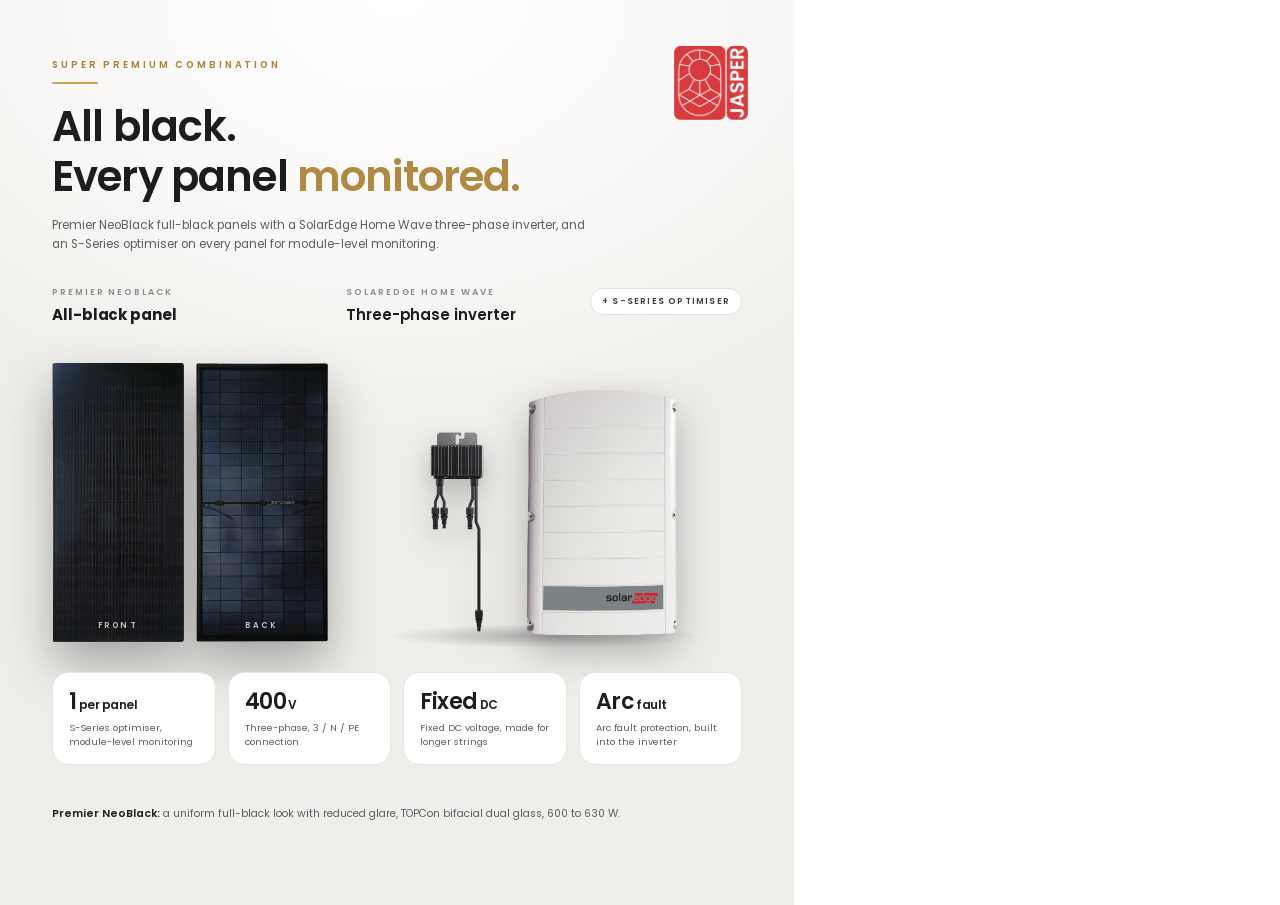
<file: tools/qm_front/front-premium.html>
<!doctype html>
<!-- "Super premium" quotation cover picture (assets/quote/page-front-premium-light.jpg, top 905 px of the A4 page; the details band is HTML from
     qpFront() in assets/app21.js). Owner, 2026-11-25: "solar edge 3 phase and premier all black panel - it is a super premium combination";
     2026-11-28: "similarly solar edge 3 phase coverpage - add premier neo black panel front and back with light background", made the
     Super premium cover light, in the layout of front-micro-deye.html, keeping its gold accent.
     premier-neoblack.png / premier-neoblack-back.png = the panel front and back from Premier's NeoBlack DCR datasheet (G12R PE-132 HC TOPCon
     bifacial dual glass 600-630 W, D:\GDrive\DATASHEET AND SLD\premier\all black); se-inverter-3ph.png / se-optimiser.png = SolarEdge's own cut-outs.
     Facts are the datasheets' own (and those on front-solaredge-3ph.html); no figures beyond them, no promises.
     Rebuild as front.html: --window-size=794,905 --force-device-scale-factor=2.0831, JPEG ~86 over assets/quote/page-front-premium-light.jpg. -->
<html><head><meta charset="utf-8"><style>
@font-face{font-family:P;font-weight:400;src:url(../../assets/fonts/Poppins-Regular.ttf)}
@font-face{font-family:P;font-weight:500;src:url(../../assets/fonts/Poppins-Medium.ttf)}
@font-face{font-family:P;font-weight:600;src:url(../../assets/fonts/Poppins-SemiBold.ttf)}
@font-face{font-family:P;font-weight:700;src:url(../../assets/fonts/Poppins-Bold.ttf)}
*{margin:0;padding:0;box-sizing:border-box}
html,body{width:794px;height:905px;overflow:hidden;background:#fff}
.pg{position:relative;width:794px;height:905px;overflow:hidden;font-family:P,sans-serif;color:#1D1D1F;
  background:radial-gradient(ellipse 80% 50% at 50% 0%,#FFFFFF 0%,#F8F7F5 60%,#F0EEEA 100%)}
.hd{position:absolute;left:52px;top:58px;width:580px}
.k{font-size:9.6px;font-weight:600;letter-spacing:.3em;color:#A9813A}
.k:after{content:"";display:block;width:46px;height:2px;border-radius:1px;background:#C9A15A;margin-top:10px}
h1{font-weight:600;font-size:42px;line-height:50px;margin-top:18px;letter-spacing:-.02em}
h1 em{font-style:normal;color:#B08A43}
.sub{font-size:11.8px;line-height:19px;margin-top:14px;width:540px;color:#5B5E66}
.logo{position:absolute;right:46px;top:46px;width:74px;height:74px}
/* Premier NeoBlack, front and back, standing on the page */
.pk{position:absolute;left:52px;top:286px;font-size:8.8px;font-weight:600;letter-spacing:.22em;color:#8A8D95}
.pk b{display:block;font-size:15px;letter-spacing:-.005em;color:#1D1D1F;margin-top:4px}
.pnl{position:absolute;top:363px;width:132px;height:279px;object-fit:fill;border-radius:3px;filter:drop-shadow(0 22px 24px rgba(20,22,30,.34))}
.pside{position:absolute;top:620px;width:132px;text-align:center;font-size:7.8px;font-weight:600;letter-spacing:.3em;color:rgba(255,255,255,.75)}
/* the SolarEdge inverter and optimiser cut-outs standing on the page, like the panels (owner, 2026-11-28: "single back ground-no separate background") */
.show{position:absolute;left:346px;right:52px;top:282px;height:360px}
.show .sh{position:absolute;left:40px;right:40px;top:342px;height:24px;border-radius:50%;background:radial-gradient(closest-side,rgba(20,22,30,.28),rgba(20,22,30,0))}
.opt{position:absolute;left:84px;top:150px;height:200px;filter:drop-shadow(0 12px 14px rgba(20,22,30,.28))}
.inv{position:absolute;left:168px;top:96px;height:262px;filter:drop-shadow(0 16px 20px rgba(20,22,30,.30))}
.tag{position:absolute;left:0;top:4px;z-index:1;font-size:8.8px;font-weight:600;letter-spacing:.22em;color:#8A8D95}
.tag b{display:block;font-size:15px;letter-spacing:-.005em;font-weight:600;color:#1D1D1F;margin-top:4px}
.chip{position:absolute;right:0;top:6px;z-index:1;padding:6px 11px;border-radius:999px;background:#fff;border:1px solid #E3E0DA;
  font-size:8.6px;font-weight:600;letter-spacing:.14em;color:#3A3C42}
.specs{position:absolute;left:52px;right:52px;top:672px;display:grid;grid-template-columns:repeat(4,1fr);gap:12px}
.sp{background:#fff;border:1px solid #E8E6E1;border-radius:16px;padding:16px 16px 15px}
.sp b{display:block;height:26px;font-weight:600;font-size:22px;line-height:26px;letter-spacing:-.02em}
.sp b small{font-size:12px;font-weight:600;margin-left:2px}
.sp span{display:block;font-size:9.6px;line-height:14px;margin-top:6px;color:#5B5E66}
.foot{position:absolute;left:52px;right:52px;top:806px;font-size:10.6px;color:#5B5E66}
.foot strong{font-weight:600;color:#1D1D1F}
</style></head><body><div class="pg">
<div class="hd"><div class="k">SUPER PREMIUM COMBINATION</div><h1>All black.<br>Every panel <em>monitored.</em></h1>
<p class="sub">Premier NeoBlack full-black panels with a SolarEdge Home Wave three-phase inverter, and an S-Series optimiser on every panel for module-level monitoring.</p></div>
<img class="logo" src="../../assets/quote/jasper-logo.png" alt="">
<div class="pk">PREMIER NEOBLACK<b>All-black panel</b></div>
<img class="pnl" style="left:52px" src="premier-neoblack.png" alt=""><img class="pnl" style="left:196px" src="premier-neoblack-back.png" alt="">
<div class="pside" style="left:52px">FRONT</div><div class="pside" style="left:196px">BACK</div>
<div class="show"><div class="sh"></div><img class="opt" src="se-optimiser.png" alt=""><img class="inv" src="se-inverter-3ph.png" alt="">
<div class="tag">SOLAREDGE HOME WAVE<b>Three-phase inverter</b></div><div class="chip">+ S-SERIES OPTIMISER</div></div>
<div class="specs">
  <div class="sp"><b>1<small>per panel</small></b><span>S-Series optimiser, module-level monitoring</span></div>
  <div class="sp"><b>400<small>V</small></b><span>Three-phase, 3 / N / PE connection</span></div>
  <div class="sp"><b>Fixed<small>DC</small></b><span>Fixed DC voltage, made for longer strings</span></div>
  <div class="sp"><b>Arc<small>fault</small></b><span>Arc fault protection, built into the inverter</span></div>
</div>
<div class="foot"><strong>Premier NeoBlack:</strong> a uniform full-black look with reduced glare, TOPCon bifacial dual glass, 600 to 630 W.</div>
</div></body></html>
</file>
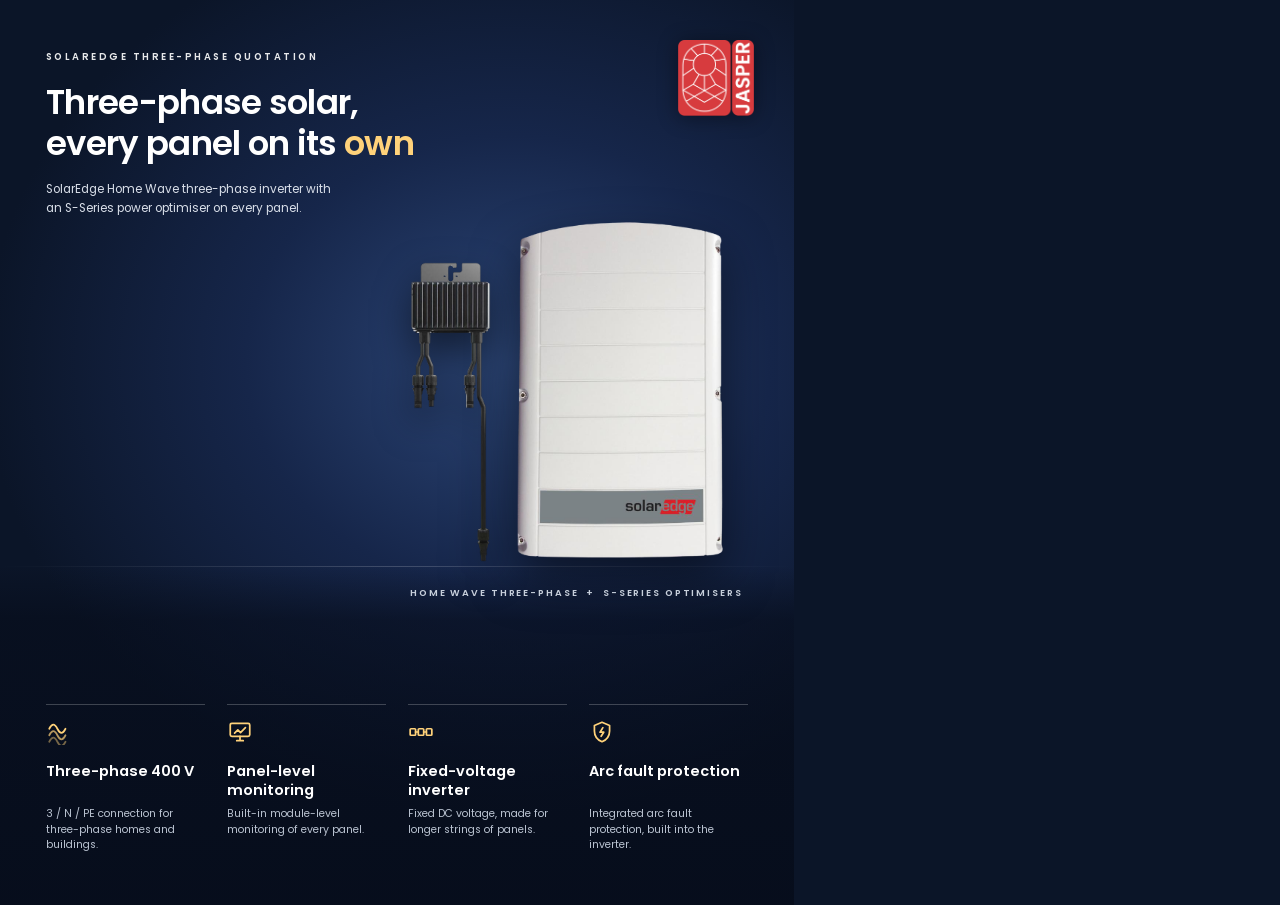
<file: tools/qm_front/front-solaredge-3ph.html>
<!doctype html>
<!-- SolarEdge three-phase (5 / 8 / 10 kW) quotation cover picture (assets/quote/page-front-solaredge-3ph.jpg, top 905 px of the A4 page;
     the details band is HTML from qpFront() in assets/app21.js). Owner, 2026-11-25: "5/8/10 3phase system coverpage". se-inverter-3ph.png is
     SolarEdge's own cut-out from the SE8K / SE10K Home Wave three-phase datasheet (D:\GDrive\BIS AND SLD\DATASHEET\SOLAR EDGE\5-8kw 3p);
     se-optimiser.png from the SE3000H brochure. The four features are the datasheet's own points; no figures or promises.
     Rebuild as front.html: --window-size=794,905 --force-device-scale-factor=2.0831, JPEG ~86 over assets/quote/page-front-solaredge-3ph.jpg. -->
<html><head><meta charset="utf-8"><style>
@font-face{font-family:P;font-weight:400;src:url(../../assets/fonts/Poppins-Regular.ttf)}
@font-face{font-family:P;font-weight:500;src:url(../../assets/fonts/Poppins-Medium.ttf)}
@font-face{font-family:P;font-weight:600;src:url(../../assets/fonts/Poppins-SemiBold.ttf)}
@font-face{font-family:P;font-weight:700;src:url(../../assets/fonts/Poppins-Bold.ttf)}
*{margin:0;padding:0;box-sizing:border-box}
html,body{width:794px;height:905px;overflow:hidden;background:#0B1528}
.pg{position:relative;width:794px;height:905px;overflow:hidden;font-family:P,sans-serif;color:#fff;background:radial-gradient(ellipse 66% 50% at 64% 40%,#2C4677 0%,#16264A 50%,#0B1528 100%)}
.floor{position:absolute;left:0;top:566px;width:794px;height:339px;background:linear-gradient(180deg,rgba(6,12,26,0) 0%,rgba(6,12,26,.6) 16%,rgba(6,12,26,.86) 100%)}
.horizon{position:absolute;left:0;top:566px;width:794px;height:1px;background:linear-gradient(90deg,rgba(255,255,255,0),rgba(255,255,255,.18),rgba(255,255,255,0))}
.hd{position:absolute;left:46px;top:50px;width:440px}
.k{font-size:9.6px;font-weight:600;letter-spacing:.26em;opacity:.9}
h1{font-weight:600;font-size:34px;line-height:41px;margin-top:18px;letter-spacing:-.02em}
h1 em{font-style:normal;color:#FFD27A}
.sub{font-size:11.8px;line-height:19px;margin-top:16px;width:300px;color:#D8DEE8}
.logo{position:absolute;right:40px;top:40px;width:76px;height:76px;filter:drop-shadow(0 2px 10px rgba(0,0,0,.4))}
.inv{position:absolute;left:500px;top:206px;height:358px;filter:drop-shadow(0 20px 24px rgba(0,0,0,.5))}
.invr{position:absolute;left:500px;top:566px;height:358px;transform:scaleY(-1);transform-origin:50% 0;opacity:.14;-webkit-mask-image:linear-gradient(180deg,rgba(0,0,0,1) 0%,rgba(0,0,0,0) 30%)}
.opt{position:absolute;left:410px;top:262px;height:300px;filter:drop-shadow(0 16px 18px rgba(0,0,0,.5))}
.cap0{position:absolute;left:410px;top:586px;white-space:nowrap;font-size:9.4px;font-weight:600;letter-spacing:.2em;color:#C8D0DC}
.feats{position:absolute;left:46px;right:46px;top:704px;display:grid;grid-template-columns:repeat(4,1fr);column-gap:22px}
.feats div{border-top:1px solid rgba(255,255,255,.22);padding-top:14px}
.feats svg{width:26px;height:26px;stroke:#FFD27A;stroke-width:1.6;fill:none;stroke-linecap:round;stroke-linejoin:round}
.feats b{display:block;font-weight:600;font-size:14.5px;line-height:19px;margin-top:10px;min-height:38px}
.feats span{display:block;font-size:10.6px;line-height:15.5px;color:#B9C2D0;margin-top:6px}
</style></head><body><div class="pg">
<div class="floor"></div><div class="horizon"></div>
<img class="inv" src="se-inverter-3ph.png" alt=""><img class="opt" src="se-optimiser.png" alt="">
<div class="cap0">HOME WAVE THREE-PHASE &nbsp;+&nbsp; S-SERIES OPTIMISERS</div>
<div class="hd"><div class="k">SOLAREDGE THREE-PHASE QUOTATION</div><h1>Three-phase solar,<br>every panel on its <em>own</em></h1>
<p class="sub">SolarEdge Home Wave three-phase inverter with an S-Series power optimiser on every panel.</p></div>
<img class="logo" src="../../assets/quote/jasper-logo.png" alt="">

<div class="feats"><div><svg viewBox="0 0 24 24"><path d="M3 9c2.5-5 5-5 7.5 0s5 5 7.5 0" /><path d="M3 15c2.5-5 5-5 7.5 0s5 5 7.5 0" opacity=".7"/><path d="M3 21c2.5-5 5-5 7.5 0s5 5 7.5 0" opacity=".45"/></svg><b>Three-phase 400 V</b><span>3 / N / PE connection for three-phase homes and buildings.</span></div><div><svg viewBox="0 0 24 24"><rect x="3" y="4" width="18" height="12" rx="1.5"/><path d="M7 13l3-3 2.5 2.5L17 8"/><path d="M9 20h6M12 16v4"/></svg><b>Panel-level monitoring</b><span>Built-in module-level monitoring of every panel.</span></div><div><svg viewBox="0 0 24 24"><rect x="2" y="9" width="5" height="6" rx=".8"/><rect x="9.5" y="9" width="5" height="6" rx=".8"/><rect x="17" y="9" width="5" height="6" rx=".8"/><path d="M7 12h2.5M14.5 12H17"/></svg><b>Fixed-voltage inverter</b><span>Fixed DC voltage, made for longer strings of panels.</span></div><div><svg viewBox="0 0 24 24"><path d="M12 3l7 3v5c0 4.5-3 8.3-7 10-4-1.7-7-5.5-7-10V6z"/><path d="M12.8 8l-2.6 4.2h3.4L11.2 16"/></svg><b>Arc fault protection</b><span>Integrated arc fault protection, built into the inverter.</span></div></div>
</div></body></html>
</file>
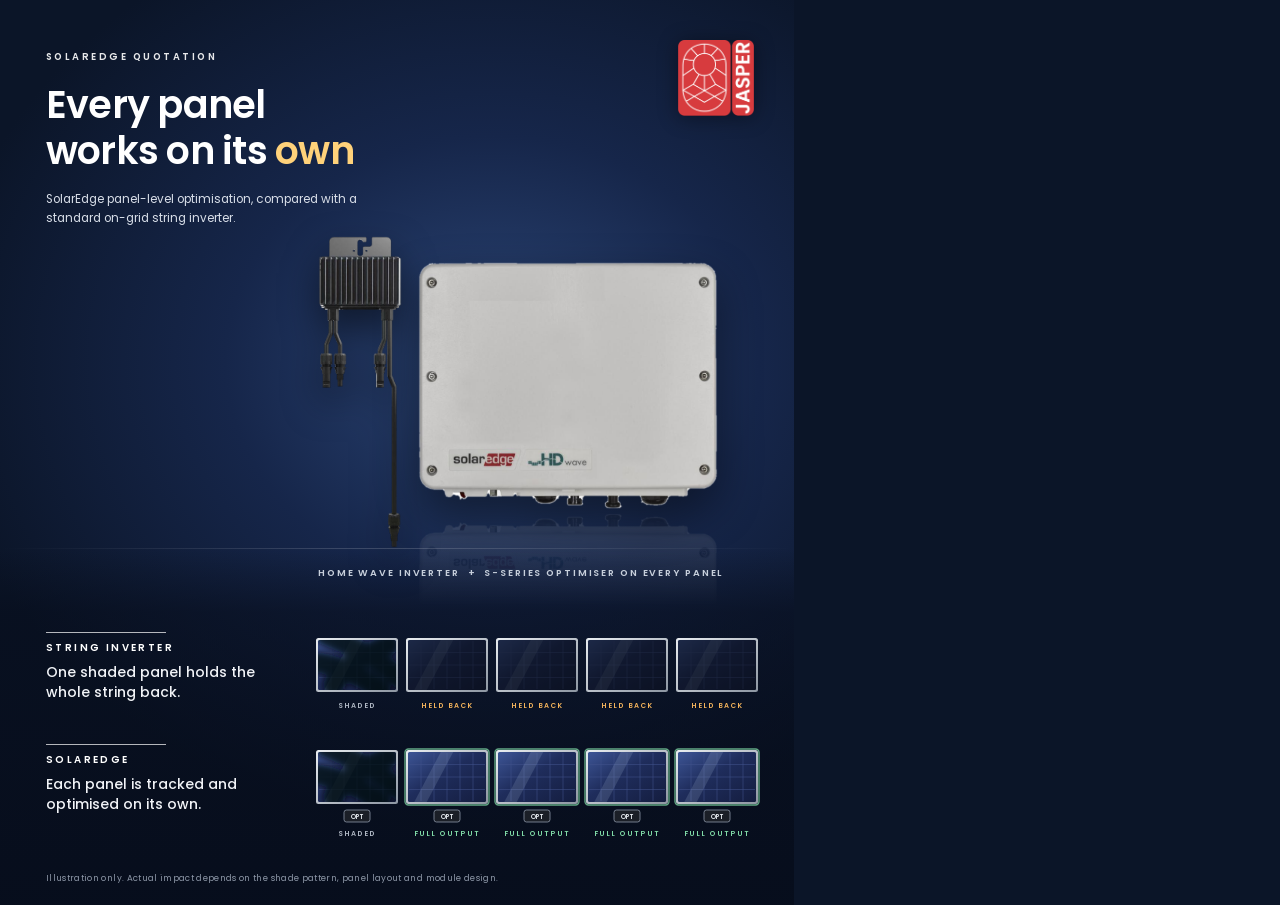
<file: tools/qm_front/front-solaredge.html>
<!doctype html>
<!-- SolarEdge vs string inverter quotation cover picture (assets/quote/page-front-solaredge.jpg, top 905 px of the A4 page; the details
     band is HTML from qpFront() in assets/app21.js). Owner, 2026-11-25: "use solaredge images": se-inverter.png and se-optimiser.png are
     SolarEdge's own product cut-outs from the SE3000H & S-Series brochure (SolarEdge_SE3000H_S-Series_2Page_Brochure.pdf, the dealer
     brochure the owner uses). Wording follows the owner's "SolarEdge vs Standard On-Grid String Inverter" sheet; no figures or promises.
     Rebuild as front.html: --window-size=794,905 --force-device-scale-factor=2.0831, JPEG ~86 over assets/quote/page-front-solaredge.jpg. -->
<html><head><meta charset="utf-8"><style>
@font-face{font-family:P;font-weight:400;src:url(../../assets/fonts/Poppins-Regular.ttf)}
@font-face{font-family:P;font-weight:500;src:url(../../assets/fonts/Poppins-Medium.ttf)}
@font-face{font-family:P;font-weight:600;src:url(../../assets/fonts/Poppins-SemiBold.ttf)}
@font-face{font-family:P;font-weight:700;src:url(../../assets/fonts/Poppins-Bold.ttf)}
*{margin:0;padding:0;box-sizing:border-box}
html,body{width:794px;height:905px;overflow:hidden;background:#0B1528}
.pg{position:relative;width:794px;height:905px;overflow:hidden;font-family:P,sans-serif;color:#fff;background:radial-gradient(ellipse 70% 52% at 62% 40%,#2C4677 0%,#16264A 48%,#0B1528 100%)}
.floor{position:absolute;left:0;top:548px;width:794px;height:357px;background:linear-gradient(180deg,rgba(6,12,26,0) 0%,rgba(6,12,26,.55) 18%,rgba(6,12,26,.82) 100%)}
.horizon{position:absolute;left:0;top:548px;width:794px;height:1px;background:linear-gradient(90deg,rgba(255,255,255,0),rgba(255,255,255,.18),rgba(255,255,255,0))}
.hd{position:absolute;left:46px;top:50px;width:470px}
.k{font-size:9.6px;font-weight:600;letter-spacing:.26em;opacity:.9}
h1{font-weight:600;font-size:38px;line-height:46px;margin-top:18px;letter-spacing:-.02em}
h1 em{font-style:normal;color:#FFD27A}
.sub{font-size:11.8px;line-height:19px;margin-top:16px;width:330px;color:#D8DEE8}
.logo{position:absolute;right:40px;top:40px;width:76px;height:76px;filter:drop-shadow(0 2px 10px rgba(0,0,0,.4))}
.inv{position:absolute;left:418px;top:262px;width:300px;filter:drop-shadow(0 18px 22px rgba(0,0,0,.45))}
.invr{position:absolute;left:418px;top:513px;width:300px;transform:scaleY(-1);opacity:.16;-webkit-mask-image:linear-gradient(0deg,rgba(0,0,0,1) 0%,rgba(0,0,0,0) 38%)}
.opt{position:absolute;left:318px;top:236px;height:312px;filter:drop-shadow(0 16px 18px rgba(0,0,0,.5))}
.cap0{position:absolute;left:318px;top:566px;font-size:9.4px;font-weight:600;letter-spacing:.2em;color:#C8D0DC}
.rowlab{position:absolute;left:46px;width:250px}
.rowlab b{display:block;font-size:10px;font-weight:600;letter-spacing:.24em}
.rowlab b:before{content:"";display:block;width:120px;height:1px;background:rgba(255,255,255,.7);margin-bottom:7px}
.rowlab span{display:block;font-weight:500;font-size:14px;line-height:20px;margin-top:6px;color:#F1F3F7}
.se-mark{height:13px;vertical-align:-2px;margin-left:2px}
.note{position:absolute;left:46px;top:872px;font-size:8.6px;letter-spacing:.04em;color:#8E98A8}
svg{position:absolute;left:0;top:0}
</style></head><body><div class="pg">
<div class="floor"></div><div class="horizon"></div>
<img class="invr" src="se-inverter.png" alt=""><img class="inv" src="se-inverter.png" alt=""><img class="opt" src="se-optimiser.png" alt="">
<div class="cap0">HOME WAVE INVERTER &nbsp;+&nbsp; S-SERIES OPTIMISER ON EVERY PANEL</div>
<svg width="794" height="905" viewBox="0 0 794 905" xmlns="http://www.w3.org/2000/svg"><defs>
<linearGradient id="frameG" x1="0" y1="0" x2="1" y2="1"><stop offset="0" stop-color="#E9EDF1"/><stop offset="1" stop-color="#8D96A2"/></linearGradient>
<linearGradient id="glassG" x1="0" y1="0" x2="1" y2="1"><stop offset="0" stop-color="#3D5596"/><stop offset=".45" stop-color="#1F2D5C"/><stop offset="1" stop-color="#141D3F"/></linearGradient>
<clipPath id="pc"><rect width="78" height="50" rx="1.5"/></clipPath>
<filter id="leafB" x="-20%" y="-20%" width="140%" height="140%"><feGaussianBlur stdDeviation="3"/></filter>
</defs><g transform="translate(318 640)"><rect x="-2" y="-2" width="82" height="54" rx="2.5" fill="url(#frameG)"/><rect width="78" height="50" rx="1.5" fill="url(#glassG)"/><line x1="13" y1="1" x2="13" y2="49" stroke="#41528C" stroke-width=".7" opacity=".8"/><line x1="26" y1="1" x2="26" y2="49" stroke="#41528C" stroke-width=".7" opacity=".8"/><line x1="39" y1="1" x2="39" y2="49" stroke="#41528C" stroke-width=".7" opacity=".8"/><line x1="52" y1="1" x2="52" y2="49" stroke="#41528C" stroke-width=".7" opacity=".8"/><line x1="65" y1="1" x2="65" y2="49" stroke="#41528C" stroke-width=".7" opacity=".8"/><line x1="1" y1="12.5" x2="77" y2="12.5" stroke="#41528C" stroke-width=".7" opacity=".8"/><line x1="1" y1="25" x2="77" y2="25" stroke="#41528C" stroke-width=".7" opacity=".8"/><line x1="1" y1="37.5" x2="77" y2="37.5" stroke="#41528C" stroke-width=".7" opacity=".8"/><polygon points="6.24,50 32.76,0 45.24,0 18.72,50" fill="#CFE3F6" opacity=".14"/><g clip-path="url(#pc)"><g filter="url(#leafB)" opacity=".78"><path d="M7.8 -5 q39 15 74.1 42.5 M15.6 45 q15.6 -25 54.6 -40 M0 22.5 q31.2 5 62.4 27.5" stroke="#05080F" stroke-width="21" fill="none" stroke-linecap="round"/></g></g></g><text x="357" y="708" text-anchor="middle" font-family="P" font-weight="600" font-size="7" letter-spacing=".14em" fill="#AEB6C2">SHADED</text><g transform="translate(408 640)"><rect x="-2" y="-2" width="82" height="54" rx="2.5" fill="url(#frameG)"/><rect width="78" height="50" rx="1.5" fill="url(#glassG)"/><line x1="13" y1="1" x2="13" y2="49" stroke="#41528C" stroke-width=".7" opacity=".8"/><line x1="26" y1="1" x2="26" y2="49" stroke="#41528C" stroke-width=".7" opacity=".8"/><line x1="39" y1="1" x2="39" y2="49" stroke="#41528C" stroke-width=".7" opacity=".8"/><line x1="52" y1="1" x2="52" y2="49" stroke="#41528C" stroke-width=".7" opacity=".8"/><line x1="65" y1="1" x2="65" y2="49" stroke="#41528C" stroke-width=".7" opacity=".8"/><line x1="1" y1="12.5" x2="77" y2="12.5" stroke="#41528C" stroke-width=".7" opacity=".8"/><line x1="1" y1="25" x2="77" y2="25" stroke="#41528C" stroke-width=".7" opacity=".8"/><line x1="1" y1="37.5" x2="77" y2="37.5" stroke="#41528C" stroke-width=".7" opacity=".8"/><polygon points="6.24,50 32.76,0 45.24,0 18.72,50" fill="#CFE3F6" opacity=".14"/><rect width="78" height="50" rx="1.5" fill="#06090F" opacity=".58"/></g><text x="447" y="708" text-anchor="middle" font-family="P" font-weight="600" font-size="7" letter-spacing=".14em" fill="#F2B25B">HELD BACK</text><g transform="translate(498 640)"><rect x="-2" y="-2" width="82" height="54" rx="2.5" fill="url(#frameG)"/><rect width="78" height="50" rx="1.5" fill="url(#glassG)"/><line x1="13" y1="1" x2="13" y2="49" stroke="#41528C" stroke-width=".7" opacity=".8"/><line x1="26" y1="1" x2="26" y2="49" stroke="#41528C" stroke-width=".7" opacity=".8"/><line x1="39" y1="1" x2="39" y2="49" stroke="#41528C" stroke-width=".7" opacity=".8"/><line x1="52" y1="1" x2="52" y2="49" stroke="#41528C" stroke-width=".7" opacity=".8"/><line x1="65" y1="1" x2="65" y2="49" stroke="#41528C" stroke-width=".7" opacity=".8"/><line x1="1" y1="12.5" x2="77" y2="12.5" stroke="#41528C" stroke-width=".7" opacity=".8"/><line x1="1" y1="25" x2="77" y2="25" stroke="#41528C" stroke-width=".7" opacity=".8"/><line x1="1" y1="37.5" x2="77" y2="37.5" stroke="#41528C" stroke-width=".7" opacity=".8"/><polygon points="6.24,50 32.76,0 45.24,0 18.72,50" fill="#CFE3F6" opacity=".14"/><rect width="78" height="50" rx="1.5" fill="#06090F" opacity=".58"/></g><text x="537" y="708" text-anchor="middle" font-family="P" font-weight="600" font-size="7" letter-spacing=".14em" fill="#F2B25B">HELD BACK</text><g transform="translate(588 640)"><rect x="-2" y="-2" width="82" height="54" rx="2.5" fill="url(#frameG)"/><rect width="78" height="50" rx="1.5" fill="url(#glassG)"/><line x1="13" y1="1" x2="13" y2="49" stroke="#41528C" stroke-width=".7" opacity=".8"/><line x1="26" y1="1" x2="26" y2="49" stroke="#41528C" stroke-width=".7" opacity=".8"/><line x1="39" y1="1" x2="39" y2="49" stroke="#41528C" stroke-width=".7" opacity=".8"/><line x1="52" y1="1" x2="52" y2="49" stroke="#41528C" stroke-width=".7" opacity=".8"/><line x1="65" y1="1" x2="65" y2="49" stroke="#41528C" stroke-width=".7" opacity=".8"/><line x1="1" y1="12.5" x2="77" y2="12.5" stroke="#41528C" stroke-width=".7" opacity=".8"/><line x1="1" y1="25" x2="77" y2="25" stroke="#41528C" stroke-width=".7" opacity=".8"/><line x1="1" y1="37.5" x2="77" y2="37.5" stroke="#41528C" stroke-width=".7" opacity=".8"/><polygon points="6.24,50 32.76,0 45.24,0 18.72,50" fill="#CFE3F6" opacity=".14"/><rect width="78" height="50" rx="1.5" fill="#06090F" opacity=".58"/></g><text x="627" y="708" text-anchor="middle" font-family="P" font-weight="600" font-size="7" letter-spacing=".14em" fill="#F2B25B">HELD BACK</text><g transform="translate(678 640)"><rect x="-2" y="-2" width="82" height="54" rx="2.5" fill="url(#frameG)"/><rect width="78" height="50" rx="1.5" fill="url(#glassG)"/><line x1="13" y1="1" x2="13" y2="49" stroke="#41528C" stroke-width=".7" opacity=".8"/><line x1="26" y1="1" x2="26" y2="49" stroke="#41528C" stroke-width=".7" opacity=".8"/><line x1="39" y1="1" x2="39" y2="49" stroke="#41528C" stroke-width=".7" opacity=".8"/><line x1="52" y1="1" x2="52" y2="49" stroke="#41528C" stroke-width=".7" opacity=".8"/><line x1="65" y1="1" x2="65" y2="49" stroke="#41528C" stroke-width=".7" opacity=".8"/><line x1="1" y1="12.5" x2="77" y2="12.5" stroke="#41528C" stroke-width=".7" opacity=".8"/><line x1="1" y1="25" x2="77" y2="25" stroke="#41528C" stroke-width=".7" opacity=".8"/><line x1="1" y1="37.5" x2="77" y2="37.5" stroke="#41528C" stroke-width=".7" opacity=".8"/><polygon points="6.24,50 32.76,0 45.24,0 18.72,50" fill="#CFE3F6" opacity=".14"/><rect width="78" height="50" rx="1.5" fill="#06090F" opacity=".58"/></g><text x="717" y="708" text-anchor="middle" font-family="P" font-weight="600" font-size="7" letter-spacing=".14em" fill="#F2B25B">HELD BACK</text><path d="M396 665 H678" stroke="#F2B25B" stroke-width="1" stroke-dasharray="2 3" opacity=".0"/><g transform="translate(318 752)"><rect x="-2" y="-2" width="82" height="54" rx="2.5" fill="url(#frameG)"/><rect width="78" height="50" rx="1.5" fill="url(#glassG)"/><line x1="13" y1="1" x2="13" y2="49" stroke="#41528C" stroke-width=".7" opacity=".8"/><line x1="26" y1="1" x2="26" y2="49" stroke="#41528C" stroke-width=".7" opacity=".8"/><line x1="39" y1="1" x2="39" y2="49" stroke="#41528C" stroke-width=".7" opacity=".8"/><line x1="52" y1="1" x2="52" y2="49" stroke="#41528C" stroke-width=".7" opacity=".8"/><line x1="65" y1="1" x2="65" y2="49" stroke="#41528C" stroke-width=".7" opacity=".8"/><line x1="1" y1="12.5" x2="77" y2="12.5" stroke="#41528C" stroke-width=".7" opacity=".8"/><line x1="1" y1="25" x2="77" y2="25" stroke="#41528C" stroke-width=".7" opacity=".8"/><line x1="1" y1="37.5" x2="77" y2="37.5" stroke="#41528C" stroke-width=".7" opacity=".8"/><polygon points="6.24,50 32.76,0 45.24,0 18.72,50" fill="#CFE3F6" opacity=".14"/><g clip-path="url(#pc)"><g filter="url(#leafB)" opacity=".78"><path d="M7.8 -5 q39 15 74.1 42.5 M15.6 45 q15.6 -25 54.6 -40 M0 22.5 q31.2 5 62.4 27.5" stroke="#05080F" stroke-width="21" fill="none" stroke-linecap="round"/></g></g></g><g transform="translate(344 810)"><rect width="26" height="12" rx="2.5" fill="#1B1F27" stroke="#8C96A6" stroke-width=".8"/><text x="13" y="8.6" text-anchor="middle" font-family="P" font-weight="600" font-size="6.2" letter-spacing=".08em" fill="#E8ECF2">OPT</text></g><text x="357" y="836" text-anchor="middle" font-family="P" font-weight="600" font-size="7" letter-spacing=".14em" fill="#AEB6C2">SHADED</text><g transform="translate(408 752)"><rect x="-2" y="-2" width="82" height="54" rx="2.5" fill="url(#frameG)"/><rect width="78" height="50" rx="1.5" fill="url(#glassG)"/><line x1="13" y1="1" x2="13" y2="49" stroke="#41528C" stroke-width=".7" opacity=".8"/><line x1="26" y1="1" x2="26" y2="49" stroke="#41528C" stroke-width=".7" opacity=".8"/><line x1="39" y1="1" x2="39" y2="49" stroke="#41528C" stroke-width=".7" opacity=".8"/><line x1="52" y1="1" x2="52" y2="49" stroke="#41528C" stroke-width=".7" opacity=".8"/><line x1="65" y1="1" x2="65" y2="49" stroke="#41528C" stroke-width=".7" opacity=".8"/><line x1="1" y1="12.5" x2="77" y2="12.5" stroke="#41528C" stroke-width=".7" opacity=".8"/><line x1="1" y1="25" x2="77" y2="25" stroke="#41528C" stroke-width=".7" opacity=".8"/><line x1="1" y1="37.5" x2="77" y2="37.5" stroke="#41528C" stroke-width=".7" opacity=".8"/><polygon points="6.24,50 32.76,0 45.24,0 18.72,50" fill="#CFE3F6" opacity=".14"/><rect x="-3" y="-3" width="84" height="56" rx="3.5" fill="none" stroke="#7FD9A6" stroke-width="1.4" opacity=".75"/></g><g transform="translate(434 810)"><rect width="26" height="12" rx="2.5" fill="#1B1F27" stroke="#8C96A6" stroke-width=".8"/><text x="13" y="8.6" text-anchor="middle" font-family="P" font-weight="600" font-size="6.2" letter-spacing=".08em" fill="#E8ECF2">OPT</text></g><text x="447" y="836" text-anchor="middle" font-family="P" font-weight="600" font-size="7" letter-spacing=".14em" fill="#7FD9A6">FULL OUTPUT</text><g transform="translate(498 752)"><rect x="-2" y="-2" width="82" height="54" rx="2.5" fill="url(#frameG)"/><rect width="78" height="50" rx="1.5" fill="url(#glassG)"/><line x1="13" y1="1" x2="13" y2="49" stroke="#41528C" stroke-width=".7" opacity=".8"/><line x1="26" y1="1" x2="26" y2="49" stroke="#41528C" stroke-width=".7" opacity=".8"/><line x1="39" y1="1" x2="39" y2="49" stroke="#41528C" stroke-width=".7" opacity=".8"/><line x1="52" y1="1" x2="52" y2="49" stroke="#41528C" stroke-width=".7" opacity=".8"/><line x1="65" y1="1" x2="65" y2="49" stroke="#41528C" stroke-width=".7" opacity=".8"/><line x1="1" y1="12.5" x2="77" y2="12.5" stroke="#41528C" stroke-width=".7" opacity=".8"/><line x1="1" y1="25" x2="77" y2="25" stroke="#41528C" stroke-width=".7" opacity=".8"/><line x1="1" y1="37.5" x2="77" y2="37.5" stroke="#41528C" stroke-width=".7" opacity=".8"/><polygon points="6.24,50 32.76,0 45.24,0 18.72,50" fill="#CFE3F6" opacity=".14"/><rect x="-3" y="-3" width="84" height="56" rx="3.5" fill="none" stroke="#7FD9A6" stroke-width="1.4" opacity=".75"/></g><g transform="translate(524 810)"><rect width="26" height="12" rx="2.5" fill="#1B1F27" stroke="#8C96A6" stroke-width=".8"/><text x="13" y="8.6" text-anchor="middle" font-family="P" font-weight="600" font-size="6.2" letter-spacing=".08em" fill="#E8ECF2">OPT</text></g><text x="537" y="836" text-anchor="middle" font-family="P" font-weight="600" font-size="7" letter-spacing=".14em" fill="#7FD9A6">FULL OUTPUT</text><g transform="translate(588 752)"><rect x="-2" y="-2" width="82" height="54" rx="2.5" fill="url(#frameG)"/><rect width="78" height="50" rx="1.5" fill="url(#glassG)"/><line x1="13" y1="1" x2="13" y2="49" stroke="#41528C" stroke-width=".7" opacity=".8"/><line x1="26" y1="1" x2="26" y2="49" stroke="#41528C" stroke-width=".7" opacity=".8"/><line x1="39" y1="1" x2="39" y2="49" stroke="#41528C" stroke-width=".7" opacity=".8"/><line x1="52" y1="1" x2="52" y2="49" stroke="#41528C" stroke-width=".7" opacity=".8"/><line x1="65" y1="1" x2="65" y2="49" stroke="#41528C" stroke-width=".7" opacity=".8"/><line x1="1" y1="12.5" x2="77" y2="12.5" stroke="#41528C" stroke-width=".7" opacity=".8"/><line x1="1" y1="25" x2="77" y2="25" stroke="#41528C" stroke-width=".7" opacity=".8"/><line x1="1" y1="37.5" x2="77" y2="37.5" stroke="#41528C" stroke-width=".7" opacity=".8"/><polygon points="6.24,50 32.76,0 45.24,0 18.72,50" fill="#CFE3F6" opacity=".14"/><rect x="-3" y="-3" width="84" height="56" rx="3.5" fill="none" stroke="#7FD9A6" stroke-width="1.4" opacity=".75"/></g><g transform="translate(614 810)"><rect width="26" height="12" rx="2.5" fill="#1B1F27" stroke="#8C96A6" stroke-width=".8"/><text x="13" y="8.6" text-anchor="middle" font-family="P" font-weight="600" font-size="6.2" letter-spacing=".08em" fill="#E8ECF2">OPT</text></g><text x="627" y="836" text-anchor="middle" font-family="P" font-weight="600" font-size="7" letter-spacing=".14em" fill="#7FD9A6">FULL OUTPUT</text><g transform="translate(678 752)"><rect x="-2" y="-2" width="82" height="54" rx="2.5" fill="url(#frameG)"/><rect width="78" height="50" rx="1.5" fill="url(#glassG)"/><line x1="13" y1="1" x2="13" y2="49" stroke="#41528C" stroke-width=".7" opacity=".8"/><line x1="26" y1="1" x2="26" y2="49" stroke="#41528C" stroke-width=".7" opacity=".8"/><line x1="39" y1="1" x2="39" y2="49" stroke="#41528C" stroke-width=".7" opacity=".8"/><line x1="52" y1="1" x2="52" y2="49" stroke="#41528C" stroke-width=".7" opacity=".8"/><line x1="65" y1="1" x2="65" y2="49" stroke="#41528C" stroke-width=".7" opacity=".8"/><line x1="1" y1="12.5" x2="77" y2="12.5" stroke="#41528C" stroke-width=".7" opacity=".8"/><line x1="1" y1="25" x2="77" y2="25" stroke="#41528C" stroke-width=".7" opacity=".8"/><line x1="1" y1="37.5" x2="77" y2="37.5" stroke="#41528C" stroke-width=".7" opacity=".8"/><polygon points="6.24,50 32.76,0 45.24,0 18.72,50" fill="#CFE3F6" opacity=".14"/><rect x="-3" y="-3" width="84" height="56" rx="3.5" fill="none" stroke="#7FD9A6" stroke-width="1.4" opacity=".75"/></g><g transform="translate(704 810)"><rect width="26" height="12" rx="2.5" fill="#1B1F27" stroke="#8C96A6" stroke-width=".8"/><text x="13" y="8.6" text-anchor="middle" font-family="P" font-weight="600" font-size="6.2" letter-spacing=".08em" fill="#E8ECF2">OPT</text></g><text x="717" y="836" text-anchor="middle" font-family="P" font-weight="600" font-size="7" letter-spacing=".14em" fill="#7FD9A6">FULL OUTPUT</text></svg>
<div class="hd"><div class="k">SOLAREDGE QUOTATION</div><h1>Every panel<br>works on its <em>own</em></h1>
<p class="sub">SolarEdge panel-level optimisation, compared with a standard on-grid string inverter.</p></div>
<img class="logo" src="../../assets/quote/jasper-logo.png" alt="">
<div class="rowlab" style="top:632px"><b>STRING INVERTER</b><span>One shaded panel holds the whole string back.</span></div>
<div class="rowlab" style="top:744px"><b>SOLAREDGE</b><span>Each panel is tracked and optimised on its own.</span></div>
<div class="note">Illustration only. Actual impact depends on the shade pattern, panel layout and module design.</div>
</div></body></html>
</file>
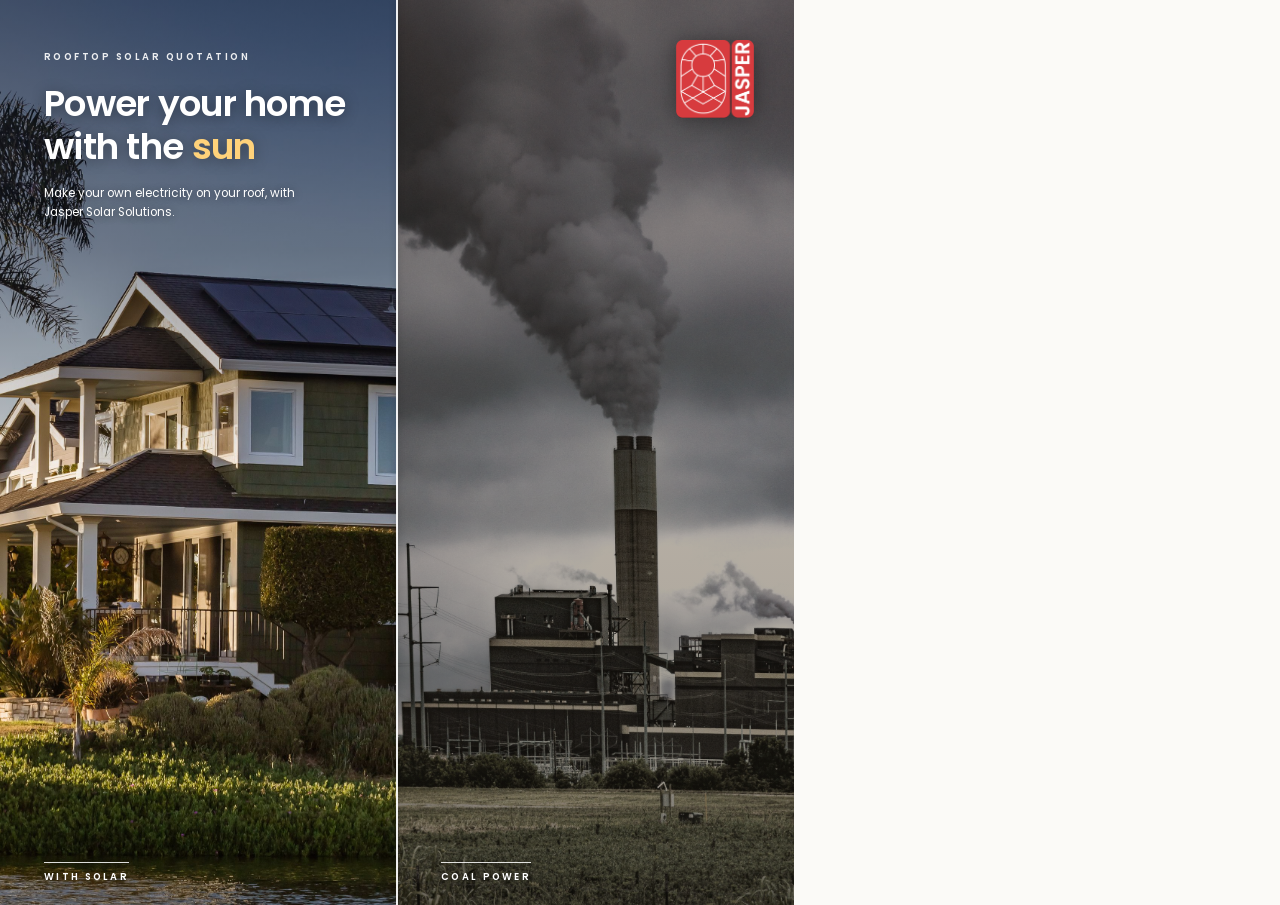
<file: tools/qm_front/front.html>
<!doctype html>
<!-- Quotation cover page picture (assets/quote/page-front.jpg = the top 905 of the 1123 px A4 page; the details band under it is
     HTML filled per quotation by qpFront() in assets/app21.js). Owner, 2026-11-25: "With solar" home vs harmful "Coal power".
     Photos (Pexels licence, free for commercial use, no credit needed): home.jpg = https://www.pexels.com/photo/palm-trees-around-house-12284244/
     coal.jpg = https://www.pexels.com/photo/iatan-coal-power-plant-in-missouri-38311248/
     Rebuild: chrome --headless=new --hide-scrollbars --allow-file-access-from-files --force-device-scale-factor=2.0831 --window-size=794,905
       --screenshot=tools/out/front.png tools/qm_front/front.html, then save as JPEG (quality ~86, 1654 x 1885) over assets/quote/page-front.jpg. -->
<html><head><meta charset="utf-8"><style>
@font-face{font-family:P;font-weight:400;src:url(../../assets/fonts/Poppins-Regular.ttf)}
@font-face{font-family:P;font-weight:500;src:url(../../assets/fonts/Poppins-Medium.ttf)}
@font-face{font-family:P;font-weight:600;src:url(../../assets/fonts/Poppins-SemiBold.ttf)}
@font-face{font-family:P;font-weight:700;src:url(../../assets/fonts/Poppins-Bold.ttf)}
*{margin:0;padding:0;box-sizing:border-box}
html,body{width:794px;height:905px;overflow:hidden;background:#FBFAF7}
.pg{position:relative;width:794px;height:905px;overflow:hidden;font-family:P,sans-serif;color:#1E2638;background:#FBFAF7}
.ph{position:absolute;top:0;width:397px;height:905px;background-repeat:no-repeat;background-size:cover}
.l{left:0;background-image:url(home.jpg);background-position:49% 50%}
.r{left:397px;background-image:url(coal.jpg);background-position:56% 50%;filter:saturate(.45) contrast(1.1) brightness(.8) sepia(.18)}
.smog{position:absolute;left:397px;top:0;width:397px;height:905px;background:linear-gradient(180deg,rgba(34,26,18,.42) 0%,rgba(70,58,42,.22) 50%,rgba(52,44,34,.34) 100%)}
.shade{position:absolute;left:0;top:0;width:397px;height:480px;background:linear-gradient(180deg,rgba(8,18,38,.58) 0%,rgba(8,18,38,.42) 52%,rgba(8,18,38,0) 100%)}
.foot{position:absolute;left:0;top:760px;width:794px;height:145px;background:linear-gradient(180deg,rgba(0,0,0,0) 0%,rgba(0,0,0,.32) 100%)}
.split{position:absolute;left:396.25px;top:0;width:1.5px;height:905px;background:rgba(255,255,255,.92);box-shadow:0 0 6px rgba(0,0,0,.25)}
.hd{position:absolute;left:44px;top:50px;width:330px;color:#fff}
.k{font-size:9.6px;font-weight:600;letter-spacing:.26em;opacity:.9}
h1{font-weight:600;font-size:36px;line-height:43px;margin-top:18px;letter-spacing:-.02em;text-shadow:0 2px 14px rgba(0,0,0,.35)}
h1 em{font-style:normal;color:#FFD27A}
.sub{font-size:11.8px;line-height:19px;margin-top:16px;width:265px;text-shadow:0 1px 8px rgba(0,0,0,.45)}
.logo{position:absolute;right:40px;top:40px;width:78px;height:78px;filter:drop-shadow(0 2px 10px rgba(0,0,0,.35))}
.lb{position:absolute;top:862px;font-size:9.6px;font-weight:600;letter-spacing:.24em;color:#fff;text-shadow:0 1px 4px rgba(0,0,0,.5)}
.lb:before{content:"";display:block;height:1px;background:rgba(255,255,255,.85);margin-bottom:7px}
.l1{left:44px}
.info{position:absolute;left:48px;right:48px;top:931px;display:grid;grid-template-columns:1.5fr 1fr 1fr;column-gap:28px}
.info small{display:block;font-size:8.6px;font-weight:600;letter-spacing:.2em;color:#8A8F99}
.info b{display:block;font-weight:400;font-size:14px;line-height:19px;margin-top:4px;color:#1E2638}
.info .nm{font-weight:600;font-size:21px;line-height:26px}
.info span{display:block;font-size:11px;line-height:16px;color:#5B6372;margin-top:3px}
.info .g{margin-top:13px}
.info>div+div{border-left:1px solid #E6E2DA;padding-left:24px}
.mn{position:absolute;left:48px;right:48px;top:1040px;border-top:1px solid #E6E2DA;padding-top:7px;font-size:9.4px;letter-spacing:.06em;color:#6B7280;display:flex;justify-content:space-between}
.ft{position:absolute;left:0;right:0;bottom:0;height:40px;background:#1E2638;display:flex;align-items:center;justify-content:center;gap:16px;font-size:10.6px;letter-spacing:.04em;color:#E8EAEE}
.ft i{width:3px;height:3px;border-radius:50%;background:#D8363D;display:inline-block}
</style></head><body><div class="pg">
<div class="ph l"></div><div class="ph r"></div><div class="smog"></div><div class="shade"></div><div class="foot"></div><div class="split"></div>
<div class="hd"><div class="k">ROOFTOP SOLAR QUOTATION</div><h1>Power your home<br>with the <em>sun</em></h1>
<p class="sub">Make your own electricity on your roof, with Jasper Solar Solutions.</p></div>
<img class="logo" src="../../assets/quote/jasper-logo.png" alt="">
<div class="lb l1">WITH SOLAR</div><div class="lb" style="left:441px">COAL POWER</div>
</div></body></html>
</file>
<file: assets/app.css>
/* Named colour palette (Nov 2026): the CRM's screens use only these colours (plus the brand ones). Add a shade here, never a new hex in a rule. */
:root{--white:#ffffff;--page:#f5f5f7;--fill-2:#f2f2f7;--line:#e5e5ea;--line-strong:#c7c7cc;--faint:#86868b;--muted:#6e6e73;--text-2:#3a3a3c;--text:#1d1d1f;--blue-tint:#e6f1fd;--blue:#0071e3;--blue-text:#0a5fc0;--green-tint:#e8f7ec;--green:#34c759;--green-text:#1e7a37;--orange-tint:#fff4e0;--orange:#ff9f0a;--orange-text:#a05a00;--red-tint:#ffecea;--red:#ff3b30;--red-text:#c4271f;--purple-tint:#f1e9ff;--purple:#8e5cf2;--purple-text:#6b2bbf;--teal-tint:#e3f6f8;--teal:#16a3b5;--teal-text:#0b6f7c;--jasper-red:#d73b3e;--navy:#0d1628;--whatsapp:#25d366}
/* Apple-inspired light theme */
:root{--bg:var(--page);--card:var(--white);--tx:var(--text);--mut:var(--muted);--bd:var(--line);--pri:var(--blue);--pri2:var(--blue-text);--ok:var(--green-text);--bad:var(--red);--side:rgba(255,255,255,.72);--sidetx:var(--text-2);--fill:var(--fill-2);
  --shadow:0 1px 2px rgba(0,0,0,.04),0 4px 14px rgba(0,0,0,.05);--r:14px}
*{box-sizing:border-box}html,body{margin:0}
html{color-scheme:light}
body{font:15px/1.47 -apple-system,BlinkMacSystemFont,"SF Pro Text","SF Pro Display","Inter","Segoe UI",Roboto,Helvetica,Arial,sans-serif;background:var(--bg);color:var(--tx);-webkit-font-smoothing:antialiased;letter-spacing:-.01em}
a{color:var(--pri);text-decoration:none}a:hover{text-decoration:underline}
#shell{display:flex;min-height:100vh}
aside{width:236px;background:var(--side);backdrop-filter:saturate(180%) blur(24px);-webkit-backdrop-filter:saturate(180%) blur(24px);border-right:1px solid var(--bd);color:var(--sidetx);padding:18px 12px;position:sticky;top:0;height:100vh;overflow:auto;flex-shrink:0}
aside h1{font-size:18px;font-weight:700;margin:2px 10px 18px;color:var(--tx);letter-spacing:-.02em}aside h1 span{color:var(--pri)}
aside a{display:flex;gap:10px;align-items:center;padding:8px 12px;border-radius:10px;color:var(--sidetx);font-size:14px;font-weight:500;margin-bottom:2px;transition:background .15s}
aside a:hover{background:rgba(0,0,0,.05);text-decoration:none}aside a.on{background:var(--pri);color:var(--white)}
aside .sep{font-size:11px;font-weight:600;text-transform:uppercase;letter-spacing:.07em;color:var(--faint);margin:18px 12px 6px}
.content{flex:1;min-width:0}
.top{display:flex;align-items:center;gap:10px;padding:12px 24px;background:rgba(245,245,247,.78);backdrop-filter:saturate(180%) blur(20px);-webkit-backdrop-filter:saturate(180%) blur(20px);border-bottom:1px solid var(--bd);position:sticky;top:0;z-index:5}
.top h2{margin:0;font-size:20px;font-weight:700;letter-spacing:-.02em;margin-right:auto}.burger{display:none}
main{padding:24px;max-width:1280px;margin:0 auto}
h2,h3{letter-spacing:-.02em}
.btn{background:var(--pri);color:var(--white);border:0;padding:8px 16px;border-radius:980px;font:inherit;font-weight:500;cursor:pointer;display:inline-block;transition:background .15s,transform .05s}
.btn:hover{background:var(--pri2);text-decoration:none}.btn:active{transform:scale(.98)}
.btn.sec{background:var(--fill);color:var(--pri)}.btn.sec:hover{background:var(--line)}
.btn.bad{background:var(--red-tint);color:var(--bad)}.btn.bad:hover{background:var(--red-tint)}
.btn.ok{background:var(--ok)}.btn.ok:hover{background:var(--green-text)}
.btn.sm{padding:4px 12px;font-size:13px}
#ltb td,#ltb th{padding:7px 9px}#ltb .btn.sm{padding:3px 8px;border-radius:8px;font-size:13px;line-height:1.3}
input,select,textarea{width:100%;padding:9px 12px;border:1px solid var(--bd);border-radius:10px;background:var(--white);color:var(--tx);font:inherit;transition:border-color .15s,box-shadow .15s}
input:focus,select:focus,textarea:focus{outline:0;border-color:var(--pri);box-shadow:0 0 0 4px rgba(0,113,227,.15)}
input:disabled,select:disabled,textarea:disabled{background:var(--fill);color:var(--mut)}
textarea{resize:vertical}label{display:block;font-size:12px;font-weight:500;color:var(--mut);margin:10px 0 4px}
.grid{display:grid;gap:16px}.stats{grid-template-columns:repeat(auto-fit,minmax(170px,1fr))}.cols2{grid-template-columns:repeat(auto-fit,minmax(330px,1fr))}
.card{background:var(--card);border:1px solid rgba(0,0,0,.04);border-radius:var(--r);padding:18px;box-shadow:var(--shadow)}
.card h3{margin:0 0 12px;font-size:16px;font-weight:600}
.stat b{display:block;font-size:26px;font-weight:700;letter-spacing:-.03em}.stat span{color:var(--mut);font-size:13px}
table{width:100%;border-collapse:collapse}th,td{text-align:left;padding:11px 10px;border-bottom:1px solid var(--bd);font-size:14px;vertical-align:top}
tr:last-child td{border-bottom:0}
th{color:var(--mut);font-weight:500;font-size:12px;text-transform:uppercase;letter-spacing:.04em}tr.row{cursor:pointer}tr.row:hover{background:var(--page)}
.tw{overflow-x:auto}
.pill{display:inline-block;padding:2px 10px;border-radius:980px;font-size:12px;font-weight:500;background:var(--fill);color:var(--text-2);white-space:nowrap}
.pill.g{background:var(--green-tint);color:var(--green-text)}.pill.r{background:var(--red-tint);color:var(--red-text)}.pill.b{background:var(--blue-tint);color:var(--blue-text)}.pill.y{background:var(--orange-tint);color:var(--orange-text)}
.bar{display:flex;gap:8px;margin-bottom:14px;flex-wrap:wrap;align-items:center}.bar input,.bar select{max-width:240px}.bar .sp{flex:1}
.board{display:grid;grid-auto-flow:column;grid-auto-columns:250px;gap:12px;overflow-x:auto;padding-bottom:12px}
.col{background:rgba(0,0,0,.035);border-radius:var(--r);padding:10px;min-height:180px}
.col h4{font-size:13px;font-weight:600;margin:4px 6px 10px;display:flex;justify-content:space-between}
.k{background:var(--white);border-radius:12px;padding:11px;margin-bottom:8px;cursor:grab;font-size:13px;box-shadow:var(--shadow);transition:transform .1s}.k:hover{transform:translateY(-1px)}.k small{color:var(--mut);display:block}
.modal{position:fixed;inset:0;background:rgba(0,0,0,.32);backdrop-filter:blur(6px);-webkit-backdrop-filter:blur(6px);display:flex;align-items:flex-start;justify-content:center;overflow:auto;padding:28px 20px;z-index:30}
.modal>div{background:var(--white);border-radius:20px;padding:24px;width:100%;max-width:700px;box-shadow:0 20px 60px rgba(0,0,0,.25)}
.two{display:grid;grid-template-columns:1fr 1fr;gap:0 14px}.full{grid-column:1/-1}
.act{border-left:3px solid var(--pri);padding:2px 12px;margin:10px 0;font-size:13px}.act small{color:var(--mut)}
.mut{color:var(--mut)}.over{color:var(--bad);font-weight:600}.hide{display:none}.right{text-align:right}
.tabs{display:inline-flex;gap:2px;margin-bottom:14px;flex-wrap:wrap;background:rgba(0,0,0,.06);padding:3px;border-radius:11px}
.tabs button{background:none;border:0;padding:6px 14px;border-radius:9px;color:var(--tx);font:inherit;font-size:14px;font-weight:500;cursor:pointer}
.tabs button.on{background:var(--white);box-shadow:0 1px 3px rgba(0,0,0,.12)}
.prog{height:6px;background:var(--fill);border-radius:6px;overflow:hidden;min-width:80px}.prog i{display:block;height:100%;background:var(--ok);border-radius:6px}
.chk{display:grid;grid-template-columns:minmax(160px,2fr) 120px 140px 1fr auto;gap:8px;align-items:center;padding:10px 0;border-bottom:1px solid var(--bd);font-size:14px}
.chk-other{padding:12px 0 2px;font-size:13px;line-height:1.7}.chk-other>b{font-weight:600}
.login{max-width:380px;margin:12vh auto;padding:28px}.err{color:var(--bad);font-size:13px;min-height:18px}
.qtbl input{padding:6px 8px}
code{background:var(--fill);padding:1px 6px;border-radius:6px;font-size:13px}
::selection{background:rgba(0,113,227,.25)}
@media(max-width:820px){aside{position:fixed;left:-260px;z-index:40;transition:left .25s;width:240px;background:rgba(255,255,255,.96)}aside.open{left:0;box-shadow:0 0 40px rgba(0,0,0,.2)}.burger{display:inline-block}.two{grid-template-columns:1fr}
 .chk{grid-template-columns:1fr 1fr}main{padding:14px}.top{padding:10px 14px}}
@media print{aside,.top,.noprint{display:none!important}}

/* dashboard */
.dash{display:grid;grid-template-columns:minmax(0,1fr) 340px;gap:16px;align-items:start}
.stats4{grid-template-columns:repeat(auto-fit,minmax(160px,1fr))}.dash .stats{grid-template-columns:repeat(auto-fit,minmax(120px,1fr))}
.sc{display:block;color:var(--tx);padding:16px}.sc:hover{text-decoration:none;box-shadow:0 2px 4px rgba(0,0,0,.05),0 8px 22px rgba(0,0,0,.08)}
.sc .sch{display:flex;gap:10px;align-items:center;font-weight:600;font-size:14px}.sc .ic{width:30px;height:30px;border-radius:9px;display:grid;place-items:center;background:color-mix(in srgb,var(--c) 14%,var(--white))}
.sc b{display:block;font-size:30px;font-weight:700;margin:10px 0 0;letter-spacing:-.03em}.sc small{font-size:12px;color:var(--mut);display:block}
.sc .line{height:2px;background:var(--c);border-radius:2px;margin:12px 0 6px;opacity:.85}
.qa{display:grid;grid-template-columns:repeat(4,1fr);gap:10px}
.qb{background:var(--fill);border:0;border-radius:12px;padding:14px 6px;font:inherit;font-size:13px;font-weight:500;color:var(--tx);cursor:pointer;display:flex;flex-direction:column;gap:6px;align-items:center;transition:background .15s,transform .05s}
.qb span{font-size:20px}.qb:hover{background:var(--line)}.qb:active{transform:scale(.97)}
.avatar{width:44px;height:44px;border-radius:50%;background:linear-gradient(135deg,#ffd60a,var(--orange));display:grid;place-items:center;font-size:22px}
.tile{display:flex;gap:9px;align-items:center;background:var(--fill);border-radius:12px;padding:10px}.tile b{display:block;font-size:17px;line-height:1.1}.tile small{font-size:11px;color:var(--mut)}
.warn{display:flex;align-items:center;justify-content:space-between;gap:8px;background:var(--green-tint);border:1px solid #ffe3a3;color:var(--orange-text);border-radius:12px;padding:10px 12px;margin-top:12px;font-size:13px}
.calw{display:block}.cg{display:grid;grid-template-columns:repeat(7,1fr);gap:2px;text-align:center;font-size:12px}.cg i{font-style:normal;padding:4px 0}
.cd{position:relative;background:none;border:0;border-radius:50%;aspect-ratio:1;font:inherit;font-size:13px;cursor:pointer;color:var(--tx)}.cd:hover{background:var(--fill)}
.cd.tdy{color:var(--pri);font-weight:700}.cd.sel{background:var(--pri);color:var(--white)}.cd u{position:absolute;left:50%;bottom:3px;width:5px;height:5px;margin-left:-2.5px;border-radius:50%;background:var(--ok)}.cd.sel u{background:var(--white)}
.cev{margin-top:12px;border-top:1px solid var(--bd);padding-top:10px}
@media(max-width:1100px){.dash{grid-template-columns:1fr}}
@media(max-width:560px){.qa{grid-template-columns:repeat(3,1fr)}}

/* monochrome line icons (inherit text colour) */
.i{display:inline-block;width:1.15em;height:1.15em;vertical-align:-.2em;background:currentColor;-webkit-mask:var(--m) center/contain no-repeat;mask:var(--m) center/contain no-repeat;flex-shrink:0}
.i-dashboard{--m:url("data:image/svg+xml,%3Csvg%20xmlns%3D'http%3A%2F%2Fwww.w3.org%2F2000%2Fsvg'%20viewBox%3D'0%200%2024%2024'%20fill%3D'none'%20stroke%3D'black'%20stroke-width%3D'1.8'%20stroke-linecap%3D'round'%20stroke-linejoin%3D'round'%3E%3Crect%20x%3D'3'%20y%3D'3'%20width%3D'7'%20height%3D'9'%20rx%3D'1'%2F%3E%3Crect%20x%3D'14'%20y%3D'3'%20width%3D'7'%20height%3D'5'%20rx%3D'1'%2F%3E%3Crect%20x%3D'14'%20y%3D'12'%20width%3D'7'%20height%3D'9'%20rx%3D'1'%2F%3E%3Crect%20x%3D'3'%20y%3D'16'%20width%3D'7'%20height%3D'5'%20rx%3D'1'%2F%3E%3C%2Fsvg%3E")}
.i-target{--m:url("data:image/svg+xml,%3Csvg%20xmlns%3D'http%3A%2F%2Fwww.w3.org%2F2000%2Fsvg'%20viewBox%3D'0%200%2024%2024'%20fill%3D'none'%20stroke%3D'black'%20stroke-width%3D'1.8'%20stroke-linecap%3D'round'%20stroke-linejoin%3D'round'%3E%3Ccircle%20cx%3D'12'%20cy%3D'12'%20r%3D'10'%2F%3E%3Ccircle%20cx%3D'12'%20cy%3D'12'%20r%3D'6'%2F%3E%3Ccircle%20cx%3D'12'%20cy%3D'12'%20r%3D'2'%2F%3E%3C%2Fsvg%3E")}
.i-users{--m:url("data:image/svg+xml,%3Csvg%20xmlns%3D'http%3A%2F%2Fwww.w3.org%2F2000%2Fsvg'%20viewBox%3D'0%200%2024%2024'%20fill%3D'none'%20stroke%3D'black'%20stroke-width%3D'1.8'%20stroke-linecap%3D'round'%20stroke-linejoin%3D'round'%3E%3Cpath%20d%3D'M16%2021v-2a4%204%200%200%200-4-4H6a4%204%200%200%200-4%204v2'%2F%3E%3Ccircle%20cx%3D'9'%20cy%3D'7'%20r%3D'4'%2F%3E%3Cpath%20d%3D'M22%2021v-2a4%204%200%200%200-3-3.87'%2F%3E%3Cpath%20d%3D'M16%203.13a4%204%200%200%201%200%207.75'%2F%3E%3C%2Fsvg%3E")}
.i-project{--m:url("data:image/svg+xml,%3Csvg%20xmlns%3D'http%3A%2F%2Fwww.w3.org%2F2000%2Fsvg'%20viewBox%3D'0%200%2024%2024'%20fill%3D'none'%20stroke%3D'black'%20stroke-width%3D'1.8'%20stroke-linecap%3D'round'%20stroke-linejoin%3D'round'%3E%3Cpath%20d%3D'M2%2020h20'%2F%3E%3Cpath%20d%3D'M5%2020V8l7-5%207%205v12'%2F%3E%3Cpath%20d%3D'M9%2020v-6h6v6'%2F%3E%3C%2Fsvg%3E")}
.i-receipt{--m:url("data:image/svg+xml,%3Csvg%20xmlns%3D'http%3A%2F%2Fwww.w3.org%2F2000%2Fsvg'%20viewBox%3D'0%200%2024%2024'%20fill%3D'none'%20stroke%3D'black'%20stroke-width%3D'1.8'%20stroke-linecap%3D'round'%20stroke-linejoin%3D'round'%3E%3Cpath%20d%3D'M4%202v20l3-2%202%202%203-2%203%202%202-2%203%202V2l-3%202-2-2-3%202-3-2-2%202z'%2F%3E%3Cpath%20d%3D'M8%208h8'%2F%3E%3Cpath%20d%3D'M8%2012h8'%2F%3E%3C%2Fsvg%3E")}
.i-coin{--m:url("data:image/svg+xml,%3Csvg%20xmlns%3D%27http%3A%2F%2Fwww.w3.org%2F2000%2Fsvg%27%20viewBox%3D%270%200%2024%2024%27%20fill%3D%27none%27%20stroke%3D%27black%27%20stroke-width%3D%271.8%27%20stroke-linecap%3D%27round%27%20stroke-linejoin%3D%27round%27%3E%3Ccircle%20cx%3D%2712%27%20cy%3D%2712%27%20r%3D%2710%27%2F%3E%3Cpath%20d%3D%27M8.5%207.5h7M8.5%2010.5h7M10%207.5c3.2%200%203.2%206-1.5%206l5.5%204%27%2F%3E%3C%2Fsvg%3E")}.i-wallet{--m:url("data:image/svg+xml,%3Csvg%20xmlns%3D%27http%3A%2F%2Fwww.w3.org%2F2000%2Fsvg%27%20viewBox%3D%270%200%2024%2024%27%20fill%3D%27none%27%20stroke%3D%27black%27%20stroke-width%3D%271.8%27%20stroke-linecap%3D%27round%27%20stroke-linejoin%3D%27round%27%3E%3Cpath%20d%3D%27M17%207V5.5A1.5%201.5%200%200%200%2015.5%204H5a2%202%200%200%200%200%204%27%2F%3E%3Cpath%20d%3D%27M3%206v12a2%202%200%200%200%202%202h14a1%201%200%200%200%201-1V9a1%201%200%200%200-1-1H5%27%2F%3E%3Cpath%20d%3D%27M16%2014h1.5%27%2F%3E%3C%2Fsvg%3E")}.i-ledger{--m:url("data:image/svg+xml,%3Csvg%20xmlns%3D%27http%3A%2F%2Fwww.w3.org%2F2000%2Fsvg%27%20viewBox%3D%270%200%2024%2024%27%20fill%3D%27none%27%20stroke%3D%27black%27%20stroke-width%3D%271.8%27%20stroke-linecap%3D%27round%27%20stroke-linejoin%3D%27round%27%3E%3Cpath%20d%3D%27M5%204.5A1.5%201.5%200%200%201%206.5%203H19v15H6.5A1.5%201.5%200%200%200%205%2019.5z%27%2F%3E%3Cpath%20d%3D%27M5%2019.5A1.5%201.5%200%200%200%206.5%2021H19%27%2F%3E%3Cpath%20d%3D%27M9%207.5h6M9%2011h6M9%2014.5h3%27%2F%3E%3C%2Fsvg%3E")}
.i-folder{--m:url("data:image/svg+xml,%3Csvg%20xmlns%3D'http%3A%2F%2Fwww.w3.org%2F2000%2Fsvg'%20viewBox%3D'0%200%2024%2024'%20fill%3D'none'%20stroke%3D'black'%20stroke-width%3D'1.8'%20stroke-linecap%3D'round'%20stroke-linejoin%3D'round'%3E%3Cpath%20d%3D'M20%2020a2%202%200%200%200%202-2V8a2%202%200%200%200-2-2h-7.900a2%202%200%200%201-1.690-.9L9.600%203.900A2%202%200%200%200%207.930%203H4a2%202%200%200%200-2%202v13a2%202%200%200%200%202%202z'%2F%3E%3C%2Fsvg%3E")}
.i-chat{--m:url("data:image/svg+xml,%3Csvg%20xmlns%3D'http%3A%2F%2Fwww.w3.org%2F2000%2Fsvg'%20viewBox%3D'0%200%2024%2024'%20fill%3D'none'%20stroke%3D'black'%20stroke-width%3D'1.8'%20stroke-linecap%3D'round'%20stroke-linejoin%3D'round'%3E%3Cpath%20d%3D'M21%2015a2%202%200%200%201-2%202H7l-4%204V5a2%202%200%200%201%202-2h14a2%202%200%200%201%202%202z'%2F%3E%3C%2Fsvg%3E")}
.i-megaphone{--m:url("data:image/svg+xml,%3Csvg%20xmlns%3D'http%3A%2F%2Fwww.w3.org%2F2000%2Fsvg'%20viewBox%3D'0%200%2024%2024'%20fill%3D'none'%20stroke%3D'black'%20stroke-width%3D'1.8'%20stroke-linecap%3D'round'%20stroke-linejoin%3D'round'%3E%3Cpath%20d%3D'm3%2011%2018-5v12L3%2014v-3z'%2F%3E%3Cpath%20d%3D'M11.600%2016.800a3%203%200%201%201-5.800-1.600'%2F%3E%3C%2Fsvg%3E")}
.i-gear{--m:url("data:image/svg+xml,%3Csvg%20xmlns%3D'http%3A%2F%2Fwww.w3.org%2F2000%2Fsvg'%20viewBox%3D'0%200%2024%2024'%20fill%3D'none'%20stroke%3D'black'%20stroke-width%3D'1.8'%20stroke-linecap%3D'round'%20stroke-linejoin%3D'round'%3E%3Ccircle%20cx%3D'12'%20cy%3D'12'%20r%3D'3'%2F%3E%3Cpath%20d%3D'M19.400%2015a1.650%201.650%200%200%200%20.33%201.820l.06.06a2%202%200%201%201-2.830%202.830l-.06-.06a1.650%201.650%200%200%200-1.820-.33%201.650%201.650%200%200%200-1%201.510V21a2%202%200%201%201-4%200v-.09A1.650%201.650%200%200%200%209%2019.400a1.650%201.650%200%200%200-1.820.33l-.06.06a2%202%200%201%201-2.830-2.830l.06-.06A1.650%201.650%200%200%200%204.680%2015a1.650%201.650%200%200%200-1.510-1H3a2%202%200%201%201%200-4h.09A1.650%201.650%200%200%200%204.600%209a1.650%201.650%200%200%200-.33-1.820l-.06-.06a2%202%200%201%201%202.830-2.830l.06.06A1.650%201.650%200%200%200%209%204.680a1.650%201.650%200%200%200%201-1.510V3a2%202%200%201%201%204%200v.09a1.650%201.650%200%200%200%201%201.510%201.650%201.650%200%200%200%201.820-.33l.06-.06a2%202%200%201%201%202.830%202.830l-.06.06A1.650%201.650%200%200%200%2019.400%209a1.650%201.650%200%200%200%201.510%201H21a2%202%200%201%201%200%204h-.09a1.650%201.650%200%200%200-1.510%201z'%2F%3E%3C%2Fsvg%3E")}
.i-shield{--m:url("data:image/svg+xml,%3Csvg%20xmlns%3D'http%3A%2F%2Fwww.w3.org%2F2000%2Fsvg'%20viewBox%3D'0%200%2024%2024'%20fill%3D'none'%20stroke%3D'black'%20stroke-width%3D'1.8'%20stroke-linecap%3D'round'%20stroke-linejoin%3D'round'%3E%3Cpath%20d%3D'M12%2022s8-4%208-10V5l-8-3-8%203v7c0%206%208%2010%208%2010z'%2F%3E%3C%2Fsvg%3E")}
.i-sun{--m:url("data:image/svg+xml,%3Csvg%20xmlns%3D'http%3A%2F%2Fwww.w3.org%2F2000%2Fsvg'%20viewBox%3D'0%200%2024%2024'%20fill%3D'none'%20stroke%3D'black'%20stroke-width%3D'1.8'%20stroke-linecap%3D'round'%20stroke-linejoin%3D'round'%3E%3Ccircle%20cx%3D'12'%20cy%3D'12'%20r%3D'4'%2F%3E%3Cpath%20d%3D'M12%202v2M12%2020v2M4.930%204.930l1.410%201.410M17.660%2017.660l1.410%201.410M2%2012h2M20%2012h2M6.340%2017.660l-1.410%201.410M19.070%204.930l-1.410%201.410'%2F%3E%3C%2Fsvg%3E")}
.i-menu{--m:url("data:image/svg+xml,%3Csvg%20xmlns%3D'http%3A%2F%2Fwww.w3.org%2F2000%2Fsvg'%20viewBox%3D'0%200%2024%2024'%20fill%3D'none'%20stroke%3D'black'%20stroke-width%3D'1.8'%20stroke-linecap%3D'round'%20stroke-linejoin%3D'round'%3E%3Cpath%20d%3D'M4%206h16M4%2012h16M4%2018h16'%2F%3E%3C%2Fsvg%3E")}
.i-plus{--m:url("data:image/svg+xml,%3Csvg%20xmlns%3D'http%3A%2F%2Fwww.w3.org%2F2000%2Fsvg'%20viewBox%3D'0%200%2024%2024'%20fill%3D'none'%20stroke%3D'black'%20stroke-width%3D'1.8'%20stroke-linecap%3D'round'%20stroke-linejoin%3D'round'%3E%3Cpath%20d%3D'M12%205v14M5%2012h14'%2F%3E%3C%2Fsvg%3E")}
.i-note{--m:url("data:image/svg+xml,%3Csvg%20xmlns%3D'http%3A%2F%2Fwww.w3.org%2F2000%2Fsvg'%20viewBox%3D'0%200%2024%2024'%20fill%3D'none'%20stroke%3D'black'%20stroke-width%3D'1.8'%20stroke-linecap%3D'round'%20stroke-linejoin%3D'round'%3E%3Cpath%20d%3D'M12%2020h9'%2F%3E%3Cpath%20d%3D'M16.500%203.500a2.120%202.120%200%200%201%203%203L7%2019l-4%201%201-4z'%2F%3E%3C%2Fsvg%3E")}
.i-alert{--m:url("data:image/svg+xml,%3Csvg%20xmlns%3D'http%3A%2F%2Fwww.w3.org%2F2000%2Fsvg'%20viewBox%3D'0%200%2024%2024'%20fill%3D'none'%20stroke%3D'black'%20stroke-width%3D'1.8'%20stroke-linecap%3D'round'%20stroke-linejoin%3D'round'%3E%3Cpath%20d%3D'm21.730%2018-8-14a2%202%200%200%200-3.480%200l-8%2014A2%202%200%200%200%204%2021h16a2%202%200%200%200%201.730-3z'%2F%3E%3Cpath%20d%3D'M12%209v4M12%2017h.01'%2F%3E%3C%2Fsvg%3E")}
.i-calendar{--m:url("data:image/svg+xml,%3Csvg%20xmlns%3D'http%3A%2F%2Fwww.w3.org%2F2000%2Fsvg'%20viewBox%3D'0%200%2024%2024'%20fill%3D'none'%20stroke%3D'black'%20stroke-width%3D'1.8'%20stroke-linecap%3D'round'%20stroke-linejoin%3D'round'%3E%3Crect%20x%3D'3'%20y%3D'4'%20width%3D'18'%20height%3D'18'%20rx%3D'2'%2F%3E%3Cpath%20d%3D'M16%202v4M8%202v4M3%2010h18'%2F%3E%3C%2Fsvg%3E")}
.i-card{--m:url("data:image/svg+xml,%3Csvg%20xmlns%3D'http%3A%2F%2Fwww.w3.org%2F2000%2Fsvg'%20viewBox%3D'0%200%2024%2024'%20fill%3D'none'%20stroke%3D'black'%20stroke-width%3D'1.8'%20stroke-linecap%3D'round'%20stroke-linejoin%3D'round'%3E%3Crect%20x%3D'2'%20y%3D'5'%20width%3D'20'%20height%3D'14'%20rx%3D'2'%2F%3E%3Cpath%20d%3D'M2%2010h20'%2F%3E%3C%2Fsvg%3E")}
.i-check{--m:url("data:image/svg+xml,%3Csvg%20xmlns%3D'http%3A%2F%2Fwww.w3.org%2F2000%2Fsvg'%20viewBox%3D'0%200%2024%2024'%20fill%3D'none'%20stroke%3D'black'%20stroke-width%3D'1.8'%20stroke-linecap%3D'round'%20stroke-linejoin%3D'round'%3E%3Cpath%20d%3D'M20%206%209%2017l-5-5'%2F%3E%3C%2Fsvg%3E")}
.i-refresh{--m:url("data:image/svg+xml,%3Csvg%20xmlns%3D'http%3A%2F%2Fwww.w3.org%2F2000%2Fsvg'%20viewBox%3D'0%200%2024%2024'%20fill%3D'none'%20stroke%3D'black'%20stroke-width%3D'1.8'%20stroke-linecap%3D'round'%20stroke-linejoin%3D'round'%3E%3Cpath%20d%3D'M21%2012a9%209%200%200%200-9-9%209.750%209.750%200%200%200-6.740%202.740L3%208'%2F%3E%3Cpath%20d%3D'M3%203v5h5'%2F%3E%3Cpath%20d%3D'M3%2012a9%209%200%200%200%209%209%209.750%209.750%200%200%200%206.740-2.740L21%2016'%2F%3E%3Cpath%20d%3D'M16%2016h5v5'%2F%3E%3C%2Fsvg%3E")}
.i-pencil{--m:url("data:image/svg+xml,%3Csvg%20xmlns%3D'http%3A%2F%2Fwww.w3.org%2F2000%2Fsvg'%20viewBox%3D'0%200%2024%2024'%20fill%3D'none'%20stroke%3D'black'%20stroke-width%3D'1.8'%20stroke-linecap%3D'round'%20stroke-linejoin%3D'round'%3E%3Cpath%20d%3D'M17%203a2.850%202.830%200%201%201%204%204L7.500%2020.500%202%2022l1.500-5.500z'%2F%3E%3C%2Fsvg%3E")}
.i-phone{--m:url("data:image/svg+xml,%3Csvg%20xmlns%3D'http%3A%2F%2Fwww.w3.org%2F2000%2Fsvg'%20viewBox%3D'0%200%2024%2024'%20fill%3D'none'%20stroke%3D'black'%20stroke-width%3D'1.8'%20stroke-linecap%3D'round'%20stroke-linejoin%3D'round'%3E%3Cpath%20d%3D'M22%2016.920v3a2%202%200%200%201-2.180%202%2019.790%2019.790%200%200%201-8.630-3.070%2019.500%2019.500%200%200%201-6-6%2019.790%2019.790%200%200%201-3.070-8.670A2%202%200%200%201%204.110%202h3a2%202%200%200%201%202%201.720c.13.960.36%201.900.7%202.810a2%202%200%200%201-.45%202.110L8.090%209.910a16%2016%200%200%200%206%206l1.270-1.270a2%202%200%200%201%202.110-.45c.91.340%201.850.57%202.810.7A2%202%200%200%201%2022%2016.920z'%2F%3E%3C%2Fsvg%3E")}
.i-eye{--m:url("data:image/svg+xml,%3Csvg%20xmlns%3D'http%3A%2F%2Fwww.w3.org%2F2000%2Fsvg'%20viewBox%3D'0%200%2024%2024'%20fill%3D'none'%20stroke%3D'black'%20stroke-width%3D'1.8'%20stroke-linecap%3D'round'%20stroke-linejoin%3D'round'%3E%3Cpath%20d%3D'M2%2012s3.500-7%2010-7%2010%207%2010%207-3.500%207-10%207-10-7-10-7z'%2F%3E%3Ccircle%20cx%3D'12'%20cy%3D'12'%20r%3D'3'%2F%3E%3C%2Fsvg%3E")}
.i-user{--m:url("data:image/svg+xml,%3Csvg%20xmlns%3D'http%3A%2F%2Fwww.w3.org%2F2000%2Fsvg'%20viewBox%3D'0%200%2024%2024'%20fill%3D'none'%20stroke%3D'black'%20stroke-width%3D'1.8'%20stroke-linecap%3D'round'%20stroke-linejoin%3D'round'%3E%3Cpath%20d%3D'M19%2021v-2a4%204%200%200%200-4-4H9a4%204%200%200%200-4%204v2'%2F%3E%3Ccircle%20cx%3D'12'%20cy%3D'7'%20r%3D'4'%2F%3E%3C%2Fsvg%3E")}
.i-userplus{--m:url("data:image/svg+xml,%3Csvg%20xmlns%3D'http%3A%2F%2Fwww.w3.org%2F2000%2Fsvg'%20viewBox%3D'0%200%2024%2024'%20fill%3D'none'%20stroke%3D'black'%20stroke-width%3D'1.8'%20stroke-linecap%3D'round'%20stroke-linejoin%3D'round'%3E%3Cpath%20d%3D'M16%2021v-2a4%204%200%200%200-4-4H6a4%204%200%200%200-4%204v2'%2F%3E%3Ccircle%20cx%3D'9'%20cy%3D'7'%20r%3D'4'%2F%3E%3Cpath%20d%3D'M19%208v6M22%2011h-6'%2F%3E%3C%2Fsvg%3E")}
.i-x{--m:url("data:image/svg+xml,%3Csvg%20xmlns%3D'http%3A%2F%2Fwww.w3.org%2F2000%2Fsvg'%20viewBox%3D'0%200%2024%2024'%20fill%3D'none'%20stroke%3D'black'%20stroke-width%3D'1.8'%20stroke-linecap%3D'round'%20stroke-linejoin%3D'round'%3E%3Cpath%20d%3D'M18%206%206%2018M6%206l12%2012'%2F%3E%3C%2Fsvg%3E")}
.i-clip{--m:url("data:image/svg+xml,%3Csvg%20xmlns%3D'http%3A%2F%2Fwww.w3.org%2F2000%2Fsvg'%20viewBox%3D'0%200%2024%2024'%20fill%3D'none'%20stroke%3D'black'%20stroke-width%3D'1.8'%20stroke-linecap%3D'round'%20stroke-linejoin%3D'round'%3E%3Cpath%20d%3D'm21.440%2011.050-9.190%209.190a6%206%200%200%201-8.490-8.490l9.190-9.190a4%204%200%200%201%205.660%205.660l-9.200%209.190a2%202%200%200%201-2.830-2.830l8.490-8.480'%2F%3E%3C%2Fsvg%3E")}
.i-search{--m:url("data:image/svg+xml,%3Csvg%20xmlns%3D'http%3A%2F%2Fwww.w3.org%2F2000%2Fsvg'%20viewBox%3D'0%200%2024%2024'%20fill%3D'none'%20stroke%3D'black'%20stroke-width%3D'1.8'%20stroke-linecap%3D'round'%20stroke-linejoin%3D'round'%3E%3Ccircle%20cx%3D'11'%20cy%3D'11'%20r%3D'8'%2F%3E%3Cpath%20d%3D'm21%2021-4.300-4.300'%2F%3E%3C%2Fsvg%3E")}

/* neutral dashboard accents */
.sc .ic{background:var(--fill);color:var(--tx)}.sc .ic .i{width:17px;height:17px}.sc .line{background:var(--tx);opacity:.18}
.qb span{font-size:0}.qb .i{width:21px;height:21px;color:var(--tx)}
.avatar{background:var(--fill);color:var(--tx);font-size:0}.avatar .i{width:24px;height:24px}
.tile span{font-size:0}.tile .i{width:18px;height:18px;color:var(--tx)}
.warn{background:var(--fill);border-color:var(--bd);color:var(--tx)}
aside a .i{width:17px;height:17px;opacity:.85}aside a.on .i{opacity:1}
.btn .i{width:1em;height:1em;vertical-align:-.15em}
.btn.ok{background:var(--text)}.btn.ok:hover{background:var(--text-2)}
.btn.sec{color:var(--tx)}.btn.bad .i{color:inherit}

aside h1.brand{display:flex;align-items:center;gap:8px;margin:0 2px 16px}aside h1.brand img{width:52px;height:52px;object-fit:contain;flex-shrink:0}aside h1.brand .bt{font-size:17px;line-height:1.15}

.i-lock{--m:url("data:image/svg+xml,%3Csvg%20xmlns%3D'http%3A%2F%2Fwww.w3.org%2F2000%2Fsvg'%20viewBox%3D'0%200%2024%2024'%20fill%3D'none'%20stroke%3D'black'%20stroke-width%3D'1.8'%20stroke-linecap%3D'round'%20stroke-linejoin%3D'round'%3E%3Crect%20x%3D'3'%20y%3D'11'%20width%3D'18'%20height%3D'11'%20rx%3D'2'%2F%3E%3Cpath%20d%3D'M7%2011V7a5%205%200%200%201%2010%200v4'%2F%3E%3C%2Fsvg%3E")}

/* login */
.lg{min-height:100vh;display:grid;place-items:center;padding:20px;position:relative;background:radial-gradient(1200px 700px at 15% 10%,var(--blue-tint) 0,transparent 60%),radial-gradient(900px 600px at 90% 90%,var(--red-tint) 0,transparent 55%),var(--page);overflow:hidden}
.lg-dim{position:absolute;inset:0;background:var(--text);pointer-events:none}
.lg-card{position:relative;width:100%;max-width:380px;padding:34px 30px 24px;border-radius:26px;background:rgba(255,255,255,.94);backdrop-filter:saturate(180%) blur(30px);-webkit-backdrop-filter:saturate(180%) blur(30px);border:1px solid rgba(255,255,255,.7);box-shadow:0 24px 70px rgba(0,0,0,.18),0 2px 6px rgba(0,0,0,.06);text-align:center;animation:lgin .45s cubic-bezier(.2,.8,.2,1)}
@keyframes lgin{from{opacity:0;transform:translateY(14px) scale(.98)}to{opacity:1;transform:none}}
.lg-logo{width:84px;height:84px;object-fit:contain;display:block;margin:0 auto 14px;filter:drop-shadow(0 6px 14px rgba(0,0,0,.18))}
.lg-card h2{margin:0;font-size:26px;font-weight:700;letter-spacing:-.03em}
.lg-sub{margin:4px 0 22px;color:var(--mut);font-size:14px}.lg-note{margin:-8px 0 14px;font-size:13px;color:var(--mut)}
.lg-f{position:relative;margin-bottom:12px}.lg-f>.i{position:absolute;left:14px;top:50%;transform:translateY(-50%);color:var(--faint);width:18px;height:18px;pointer-events:none}
.lg-f input{padding:13px 44px 13px 42px;border-radius:14px;background:rgba(255,255,255,.85);font-size:15px}
.lg-eye{position:absolute;right:6px;top:50%;transform:translateY(-50%);background:none;border:0;padding:8px;cursor:pointer;color:var(--faint)}.lg-eye .i{width:18px;height:18px}.lg-eye:hover{color:var(--tx)}
.lg-go{width:100%;padding:13px;border-radius:14px;font-size:16px;font-weight:600;margin-top:6px}.lg-go:disabled{opacity:.6;cursor:wait}
.lg-card .err{text-align:left;padding-left:4px;margin-top:-4px}
.lg-foot{margin:20px 0 0;font-size:12px;color:var(--faint)}
.lg-rem{display:flex;align-items:center;gap:8px;margin:2px 2px 12px;font-size:13px;color:var(--text-2);cursor:pointer;text-align:left}.lg-rem input{width:16px;height:16px;margin:0;accent-color:var(--blue);flex:none}
@media(max-width:480px){.lg-card{padding:28px 20px 20px;border-radius:22px}}

.i-bell{--m:url("data:image/svg+xml,%3Csvg%20xmlns%3D'http%3A%2F%2Fwww.w3.org%2F2000%2Fsvg'%20viewBox%3D'0%200%2024%2024'%20fill%3D'none'%20stroke%3D'black'%20stroke-width%3D'1.8'%20stroke-linecap%3D'round'%20stroke-linejoin%3D'round'%3E%3Cpath%20d%3D'M6%208a6%206%200%200%201%2012%200c0%207%203%209%203%209H3s3-2%203-9'%2F%3E%3Cpath%20d%3D'M10.3%2021a1.94%201.94%200%200%200%203.4%200'%2F%3E%3C%2Fsvg%3E")}
/* meta lead notifications */
#bell{position:relative;padding:6px 10px}#bell .bd{position:absolute;top:-6px;right:-6px;min-width:18px;height:18px;border-radius:9px;background:var(--faint);color:var(--white);font-size:11px;font-weight:600;display:grid;place-items:center;padding:0 5px}
#bell.has .bd{background:var(--bad)}#bell.has .i{animation:ring 2.4s ease-in-out infinite;transform-origin:top center}
@keyframes ring{0%,88%,100%{transform:rotate(0)}91%{transform:rotate(14deg)}94%{transform:rotate(-12deg)}97%{transform:rotate(8deg)}}
#bellp{position:absolute;right:0;top:44px;width:380px;max-width:92vw;max-height:70vh;overflow:auto;z-index:50;box-shadow:0 18px 50px rgba(0,0,0,.2);padding:14px}
.nl{display:flex;gap:10px;align-items:center;justify-content:space-between;padding:10px 0;border-bottom:1px solid var(--bd)}.nl:last-child{border-bottom:0}
.nla{display:flex;gap:6px;flex-shrink:0}.nlc.hot{border-color:rgba(229,52,43,.35);box-shadow:0 0 0 3px rgba(229,52,43,.07),var(--shadow)}
.ndot{display:inline-block;width:8px;height:8px;border-radius:50%;background:var(--bad);margin-right:6px;vertical-align:1px}
#toasts{position:fixed;right:16px;bottom:16px;z-index:60;display:flex;flex-direction:column;gap:8px}
.toast{display:flex;gap:10px;align-items:center;background:var(--text);color:var(--white);padding:12px 16px;border-radius:14px;box-shadow:0 10px 30px rgba(0,0,0,.28);font-size:14px;animation:lgin .3s ease;max-width:340px}.toast.bad{background:var(--red-text)}.toast .i{flex-shrink:0}
@media(max-width:520px){.nl{flex-direction:column;align-items:stretch}.nla{justify-content:flex-start}}

.i-file{--m:url("data:image/svg+xml,%3Csvg%20xmlns%3D'http%3A%2F%2Fwww.w3.org%2F2000%2Fsvg'%20viewBox%3D'0%200%2024%2024'%20fill%3D'none'%20stroke%3D'black'%20stroke-width%3D'1.8'%20stroke-linecap%3D'round'%20stroke-linejoin%3D'round'%3E%3Cpath%20d%3D%22M14%202H6a2%202%200%200%200-2%202v16a2%202%200%200%200%202%202h12a2%202%200%200%200%202-2V8z%22%2F%3E%3Cpath%20d%3D%22M14%202v6h6M8%2013h8M8%2017h8M8%209h2%22%2F%3E%3C%2Fsvg%3E")}
.i-download{--m:url("data:image/svg+xml,%3Csvg%20xmlns%3D'http%3A%2F%2Fwww.w3.org%2F2000%2Fsvg'%20viewBox%3D'0%200%2024%2024'%20fill%3D'none'%20stroke%3D'black'%20stroke-width%3D'1.8'%20stroke-linecap%3D'round'%20stroke-linejoin%3D'round'%3E%3Cpath%20d%3D%22M21%2015v4a2%202%200%200%201-2%202H5a2%202%200%200%201-2-2v-4%22%2F%3E%3Cpath%20d%3D%22m7%2010%205%205%205-5%22%2F%3E%3Cpath%20d%3D%22M12%2015V3%22%2F%3E%3C%2Fsvg%3E")}
.i-upload{--m:url("data:image/svg+xml,%3Csvg%20xmlns%3D'http%3A%2F%2Fwww.w3.org%2F2000%2Fsvg'%20viewBox%3D'0%200%2024%2024'%20fill%3D'none'%20stroke%3D'black'%20stroke-width%3D'1.8'%20stroke-linecap%3D'round'%20stroke-linejoin%3D'round'%3E%3Cpath%20d%3D%22M21%2015v4a2%202%200%200%201-2%202H5a2%202%200%200%201-2-2v-4%22%2F%3E%3Cpath%20d%3D%22m17%208-5-5-5%205%22%2F%3E%3Cpath%20d%3D%22M12%203v12%22%2F%3E%3C%2Fsvg%3E")}
.i-link{--m:url("data:image/svg+xml,%3Csvg%20xmlns%3D'http%3A%2F%2Fwww.w3.org%2F2000%2Fsvg'%20viewBox%3D'0%200%2024%2024'%20fill%3D'none'%20stroke%3D'black'%20stroke-width%3D'1.8'%20stroke-linecap%3D'round'%20stroke-linejoin%3D'round'%3E%3Cpath%20d%3D%22M10%2013a5%205%200%200%200%207.54.54l3-3a5%205%200%200%200-7.07-7.07l-1.72%201.71%22%2F%3E%3Cpath%20d%3D%22M14%2011a5%205%200%200%200-7.54-.54l-3%203a5%205%200%200%200%207.07%207.07l1.71-1.71%22%2F%3E%3C%2Fsvg%3E")}

/* folder / datasheets */
.dsg{display:grid;grid-template-columns:repeat(auto-fill,minmax(310px,1fr));gap:14px}
.dsc{background:var(--card);border:1px solid rgba(0,0,0,.04);border-radius:var(--r);padding:16px;box-shadow:var(--shadow);transition:box-shadow .15s,border-color .15s}
.dsc.sel{border-color:var(--pri);box-shadow:0 0 0 3px rgba(0,113,227,.12),var(--shadow)}.dsc.na .dsf{opacity:.55}
.dsh{display:flex;gap:12px;align-items:flex-start}.dsk{margin:0;padding-top:2px}.dsk input{width:18px;height:18px;padding:0}
.dsf{width:44px;height:52px;border-radius:9px;background:var(--fill);border:1px solid var(--bd);display:grid;place-items:center;font-size:11px;font-weight:700;color:var(--mut);flex-shrink:0;letter-spacing:.02em}
.dst{min-width:0;flex:1}.dst b{display:block;line-height:1.3;overflow-wrap:anywhere}
.dsm{display:flex;gap:6px;flex-wrap:wrap;align-items:center;margin-top:12px}
.dsa{display:flex;gap:6px;flex-wrap:wrap;margin-top:12px}
.av{display:inline-flex;align-items:center;gap:6px;font-size:12px;font-weight:600;padding:2px 10px;border-radius:980px}.av i{width:7px;height:7px;border-radius:50%;background:currentColor}
.av.on{background:var(--green-tint);color:var(--green-text)}.av.off{background:var(--red-tint);color:var(--red-text)}
.sw{display:flex;align-items:center;gap:10px;margin:12px 0 0;padding-top:12px;border-top:1px solid var(--bd);cursor:pointer;color:var(--tx);font-size:12px}
.sw input{position:absolute;opacity:0;width:0;height:0}.swt{width:42px;height:24px;border-radius:12px;background:var(--line-strong);position:relative;transition:background .2s;flex-shrink:0}
.swt::after{content:"";position:absolute;left:2px;top:2px;width:20px;height:20px;border-radius:50%;background:var(--white);box-shadow:0 1px 3px rgba(0,0,0,.3);transition:transform .2s}
.sw input:checked+.swt{background:var(--green-text)}.sw input:checked+.swt::after{transform:translateX(18px)}.sw input:focus-visible+.swt{box-shadow:0 0 0 4px rgba(0,113,227,.2)}.swl{color:var(--mut)}
.drop{border:2px dashed var(--bd);border-radius:14px;padding:22px;text-align:center;cursor:pointer;margin-top:12px;display:flex;flex-direction:column;gap:4px;align-items:center;color:var(--tx);transition:background .15s,border-color .15s}
.drop:hover,.drop.hov{background:var(--fill);border-color:var(--pri)}
.dsbar{position:sticky;bottom:14px;display:flex;align-items:center;gap:10px;margin-top:16px;background:rgba(255,255,255,.92);backdrop-filter:blur(16px);-webkit-backdrop-filter:blur(16px);border:1px solid var(--bd);border-radius:16px;padding:10px 14px;box-shadow:0 10px 34px rgba(0,0,0,.16);z-index:6}
@media(max-width:520px){.dsg{grid-template-columns:1fr}}
.dsbar.hide{display:none}
/* leads: use the full display */
main.pg-leads{max-width:none;padding-left:28px;padding-right:28px}
#ltb td.lact{white-space:nowrap;text-align:right;width:1%}
#ltb td.lact .btn.sm{padding:5px 8px}
#ltb td[data-f=name]{white-space:nowrap}
#ltb td[data-f=remark]{min-width:180px}
#ltb td[data-f=city],#ltb td[data-f=location]{min-width:120px}
#ltb td:first-child{white-space:nowrap}
@media(max-width:1100px){#ltb td.lact{white-space:normal;min-width:150px}#ltb td[data-f=name]{white-space:normal}main.pg-leads{padding-left:14px;padding-right:14px}}
main.pg-leads .bar select{max-width:200px}main.pg-leads #lq{max-width:320px!important}
#ltb td.qe{cursor:text;transition:background .12s}#ltb td.qe:hover{background:var(--white);box-shadow:inset 0 0 0 1.5px var(--line-strong)}
#ltb td input,#ltb td select{padding:6px 8px;font-size:14px;min-width:140px}

/* dashboard: full width, 12-column grid, equal-height rows */
main.pg-dashboard{max-width:none;padding-left:28px;padding-right:28px}
.dhead{display:flex;align-items:flex-end;justify-content:space-between;gap:12px;margin-bottom:18px}.dhead h2{margin:0;font-size:26px}.dtime{font-size:13px}
.dg{display:grid;grid-template-columns:repeat(12,minmax(0,1fr));gap:16px;align-items:stretch}
.dg>*{min-width:0}.dg>.card,.dg>#newleads>.card{margin:0;height:100%}
.dg .s2{grid-column:span 2}.dg .s3{grid-column:span 3}.dg .s4{grid-column:span 4}.dg .s6{grid-column:span 6}.dg .s8{grid-column:span 8}.dg .s12{grid-column:span 12}
.dg .ch{display:flex;align-items:center;gap:8px;margin:0 0 12px}.dg .ch h3{margin:0;margin-right:auto}.dg .ch .sp{flex:1}
.dg .scroll{max-height:260px;overflow:auto;margin-right:-6px;padding-right:6px}
.dg #newleads>.card{max-height:400px;overflow:auto}
.dg .stat{padding:14px 16px}.dg .stat b{font-size:20px}
.dg .sc .line{background:var(--tx);opacity:.15}
.dg .qa{grid-template-columns:repeat(auto-fill,minmax(112px,1fr))}
.dg #cal .cg{max-width:360px;margin:0 auto}.dg #cal .cd{max-height:44px;justify-self:center;width:100%;max-width:44px}
@media(max-width:1400px){.dg .s2{grid-column:span 4}}
@media(max-width:1200px){.dg .s3{grid-column:span 6}.dg .s6,.dg .s8{grid-column:span 12}.dg .s4{grid-column:span 6}}
@media(max-width:760px){.dg .s2,.dg .s3{grid-column:span 6}.dg .s4{grid-column:span 12}main.pg-dashboard{padding-left:14px;padding-right:14px}.dhead{flex-direction:column;align-items:flex-start}}
@media(max-width:480px){.dg .s2,.dg .s3{grid-column:span 12}}

/* lead claiming */
.own{display:inline-flex;align-items:center;gap:5px;font-size:13px;font-weight:600;white-space:nowrap}.own .i{width:13px;height:13px;color:var(--mut)}.own.me{color:var(--pri)}.own.me .i{color:var(--pri)}
#ltb td.ownc{white-space:nowrap}.btn.claim{background:var(--tx);color:var(--white)}.btn.claim:hover{background:var(--text-2)}
.lockbar{display:flex;align-items:center;gap:10px;flex-wrap:wrap;background:var(--fill);border-radius:12px;padding:10px 12px;margin:-4px 0 6px;font-size:13px}
main.pg-leads .bar select{max-width:175px}main.pg-leads #lq{max-width:290px!important}

/* customers: full width, reference-style table */
main.pg-customers{max-width:none;padding-left:28px;padding-right:28px}
main.pg-customers .bar select{max-width:180px}
#ctb th{white-space:nowrap}#ctb th .i{width:13px;height:13px;margin-right:3px;opacity:.7}
#ctb td{white-space:nowrap;vertical-align:middle;padding:8px 10px}#ctb td:first-child{white-space:normal;min-width:160px}
#ctb .mono{font-family:ui-monospace,SFMono-Regular,Menlo,Consolas,monospace;font-size:13px}
#ctb .tel{display:inline-flex;align-items:center;gap:5px}#ctb .tel .i{width:13px;height:13px}
#ctb td.cact{text-align:right;width:1%}
.ib{background:none;border:0;padding:5px;border-radius:7px;cursor:pointer;color:var(--mut);line-height:0}.ib:hover{background:var(--fill);color:var(--tx)}.ib .i{width:16px;height:16px}
.pill.p{background:var(--purple-tint);color:var(--purple-text)}.pill.c{background:var(--teal-tint);color:var(--teal-text)}
@media(max-width:1100px){#ctb td.cact{white-space:normal;min-width:150px}main.pg-customers{padding-left:14px;padding-right:14px}}

.i-dots{--m:url("data:image/svg+xml,%3Csvg%20xmlns%3D'http%3A%2F%2Fwww.w3.org%2F2000%2Fsvg'%20viewBox%3D'0%200%2024%2024'%20fill%3D'black'%3E%3Ccircle%20cx%3D'5'%20cy%3D'12'%20r%3D'1.8'%2F%3E%3Ccircle%20cx%3D'12'%20cy%3D'12'%20r%3D'1.8'%2F%3E%3Ccircle%20cx%3D'19'%20cy%3D'12'%20r%3D'1.8'%2F%3E%3C%2Fsvg%3E")}
/* leads table: fits the window — fixed layout, merged columns, clipped text, sticky header */
main.pg-leads .tw{overflow:auto}
#ltb{table-layout:fixed;width:100%}
#ltb th{position:sticky;top:0;z-index:2;cursor:pointer;white-space:nowrap;overflow:hidden;text-overflow:ellipsis}
#ltb th .so{margin-left:4px;opacity:.45;font-size:11px}
#ltb td{overflow:hidden;text-overflow:ellipsis;vertical-align:middle;padding:7px 9px}
#ltb td.dt{white-space:nowrap;color:var(--mut);font-size:13px;line-height:1.25}#ltb td.dt small{display:block;font-size:11px;overflow:hidden;text-overflow:ellipsis}
#ltb .nm{display:flex;align-items:center;gap:6px;min-width:0}#ltb .nm b{overflow:hidden;text-overflow:ellipsis;white-space:nowrap}#ltb .nm .ndot{flex-shrink:0;margin:0}
#ltb .pill.mt{font-size:10px;padding:1px 6px;flex-shrink:0}
#ltb .ph{font-variant-numeric:tabular-nums;white-space:nowrap}
#ltb .clip{display:block;white-space:nowrap;overflow:hidden;text-overflow:ellipsis}
#ltb .clamp{display:-webkit-box;-webkit-line-clamp:2;-webkit-box-orient:vertical;overflow:hidden;white-space:normal;line-height:1.3}
#ltb td[data-f=remark],#ltb td[data-f=name]{min-width:0}
#ltb td .pill{white-space:nowrap;max-width:100%;overflow:hidden;text-overflow:ellipsis}#ltb td .pill .i{width:11px;height:11px;vertical-align:-1px}
#ltb td.ownc{white-space:nowrap}#ltb td.ownc .own{max-width:100%;overflow:hidden;text-overflow:ellipsis}#ltb td.ownc .btn.claim{padding:4px 10px}
#ltb td.lact{white-space:nowrap;text-align:right;width:auto}
#ltb .ib{padding:6px}#ltb .ib.wa{background:var(--tx);color:var(--white);border-radius:8px}#ltb .ib.wa:hover{background:var(--text-2)}
#ltb td input,#ltb td select{width:100%;min-width:0;padding:6px 8px;font-size:14px}
.menu{position:fixed;z-index:70;padding:6px;min-width:210px;box-shadow:0 14px 40px rgba(0,0,0,.18)}
.menu button{display:flex;gap:10px;align-items:center;width:100%;background:none;border:0;padding:9px 10px;border-radius:8px;font:inherit;font-size:14px;color:var(--tx);cursor:pointer;text-align:left}.menu button:hover{background:var(--fill)}.menu .i{width:16px;height:16px;color:var(--mut)}
@media(max-width:1100px){#ltb td.lact{min-width:0}}
#ltb td[data-f=city],#ltb td[data-f=location]{min-width:0}
/* leads toolbar: always one line — filters share the space */
main.pg-leads .lbar{flex-wrap:nowrap;gap:8px}
main.pg-leads .lbar #lq{flex:2 1 180px;max-width:300px!important;min-width:140px}
main.pg-leads .lbar select{flex:1 1 110px;min-width:96px;max-width:180px}
main.pg-leads .lbar .btn{flex-shrink:0;white-space:nowrap;padding:8px 12px}
main.pg-leads .lbar .sp{flex:0 1 auto}
@media(max-width:900px){main.pg-leads .lbar{flex-wrap:wrap}}
main.pg-leads .lbar select{font-size:14px;padding-right:6px}main.pg-leads .lbar #lq{font-size:14px}

/* ===== fit-to-window everywhere ===== */
main{max-width:none;padding-left:28px;padding-right:28px}
.tw{overflow-x:hidden;overflow-y:auto}
table td,table th{overflow-wrap:anywhere}
.fitbox thead th{position:sticky;top:0;z-index:2}
/* customers fixed layout */
#ctb{table-layout:fixed;width:100%}#ctb td{overflow:hidden;text-overflow:ellipsis}#ctb td:first-child{min-width:0}#ctb .clip{display:block;white-space:nowrap;overflow:hidden;text-overflow:ellipsis}
#ctb td.cact{width:auto;white-space:nowrap}
/* stacked rows: used automatically when a table can't fit its box */
table.stack{table-layout:auto!important;display:block;width:100%}
table.stack thead,table.stack colgroup{display:none}
table.stack tbody{display:block;width:100%}
table.stack tr{display:grid;grid-template-columns:repeat(auto-fill,minmax(150px,1fr));gap:8px 16px;padding:12px 14px;border-bottom:1px solid var(--bd);align-items:start}
table.stack td{display:block;border:0!important;padding:0!important;overflow:visible!important;white-space:normal!important;text-align:left!important;min-width:0!important;width:auto!important;background:none}
table.stack td[data-label]:not([data-label=""])::before{content:attr(data-label);display:block;font-size:11px;font-weight:600;color:var(--mut);text-transform:uppercase;letter-spacing:.04em;margin-bottom:3px}
table.stack td:first-child{grid-column:span 2}
table.stack td:last-child{grid-column:1/-1}
table.stack td.lact,table.stack td.cact{display:flex;gap:6px;flex-wrap:wrap}
table.stack .clip,table.stack .nm b{white-space:normal}
table.stack td[colspan]{grid-column:1/-1}
/* project board wraps stage columns instead of scrolling sideways */
.board{grid-auto-flow:row;grid-auto-columns:auto;grid-template-columns:repeat(auto-fill,minmax(190px,1fr));overflow:visible}
.k b,.k small{overflow-wrap:anywhere}
/* forms & checklists never push the page wider */
.two>*{min-width:0}.chk>*{min-width:0}.qtbl input{min-width:0}
@media(max-width:1000px){.chk{grid-template-columns:1fr 1fr}}
@media(max-width:820px){main{padding-left:12px;padding-right:12px}}
main.pg-leads .lbar{flex-wrap:wrap}
/* stacked rows: name leads each block; text wraps fully (nothing truncated) */
table.stack td:first-child{grid-column:auto}
#ltb.stack td[data-f=name],#ctb.stack td:first-child{order:-1;grid-column:1/-1}
#ltb.stack td[data-f=name] b,#ctb.stack td:first-child b{font-size:16px}
#ltb.stack .clip,#ltb.stack .nm b,#ctb.stack .clip,#ltb.stack .clamp{white-space:normal;overflow:visible;text-overflow:clip;-webkit-line-clamp:unset;display:block}
#ltb.stack .nm{flex-wrap:wrap}
#ltb.stack td.lact::before,#ctb.stack td.cact::before{display:none}

#ltb td.ownc{display:table-cell}#ltb td.ownc .own{vertical-align:middle;max-width:calc(100% - 26px);display:inline-flex}
#ltb .ib.unc{padding:3px;vertical-align:middle;opacity:.55}#ltb .ib.unc:hover{opacity:1;color:var(--bad);background:var(--red-tint)}#ltb .ib.unc .i{width:13px;height:13px}

/* ===== calendar ===== */
main.pg-calendar{padding-bottom:12px}
.calbar{gap:8px;flex-wrap:wrap;margin-bottom:10px}.calbar .clabel{font-size:17px;margin-left:6px}.calbar .btn.sm{padding:6px 12px}
.calf{gap:6px;margin-bottom:10px}.calf select{max-width:220px}
.cf{display:inline-flex;align-items:center;gap:6px;border:1px solid var(--bd);background:var(--card);border-radius:980px;padding:4px 11px;font:inherit;font-size:12px;cursor:pointer;color:var(--tx);white-space:nowrap}
.cf i{width:9px;height:9px;border-radius:50%;background:var(--c)}.cf.off{opacity:.4;text-decoration:line-through}
.calwrap{display:grid;grid-template-columns:minmax(0,1fr) 300px;gap:14px;align-items:start}
.cview{background:var(--card);border:1px solid rgba(0,0,0,.04);border-radius:var(--r);box-shadow:var(--shadow);overflow:auto;min-height:420px}
.cside{max-height:calc(100vh - 210px);overflow:auto;position:sticky;top:70px}
/* colours per type (subtle tints) */
.t-site{--c:var(--blue)}.t-inst{--c:var(--teal)}.t-fu{--c:var(--orange)}.t-meet{--c:var(--purple-text)}.t-kseb{--c:var(--green-text)}.t-pay{--c:var(--red)}.t-oth{--c:var(--faint)}.t-appt{--c:var(--orange-text)}.t-proj{--c:var(--text-2)}
.ce{font-size:12px;line-height:1.3;padding:2px 6px;border-radius:6px;background:color-mix(in srgb,var(--c) 12%,var(--white));border-left:3px solid var(--c);color:var(--text);white-space:nowrap;overflow:hidden;text-overflow:ellipsis;cursor:pointer;margin-bottom:3px}
.ce:hover{background:color-mix(in srgb,var(--c) 20%,var(--white))}.ce[draggable=true]{cursor:grab}.ce b{font-weight:600}
.ce.t-appt{background:var(--white);border:1px dashed var(--c);border-left:3px solid var(--c)}
.done,.ce.done{opacity:.55;text-decoration:line-through}.cxl,.ce.cxl{opacity:.45;text-decoration:line-through;filter:grayscale(1)}
/* month */
.cview.month{display:flex;flex-direction:column;overflow:hidden}
.cmh{display:grid;grid-template-columns:repeat(7,minmax(0,1fr));border-bottom:1px solid var(--bd)}.cmh div{padding:8px 10px;font-size:12px;font-weight:600;color:var(--mut);text-transform:uppercase}
.cmg{flex:1;display:grid;grid-template-columns:repeat(7,minmax(0,1fr));min-height:0}
.cd2{border-right:1px solid var(--bd);border-bottom:1px solid var(--bd);padding:4px 5px;min-width:0;min-height:84px;overflow:hidden;display:flex;flex-direction:column;cursor:default}
.cd2:nth-child(7n){border-right:0}.cd2.out{background:var(--page)}.cd2.out .cdn{opacity:.45}
.cdn{display:flex;justify-content:flex-start;margin-bottom:3px}.cdn span{font-size:13px;font-weight:600;width:24px;height:24px;display:grid;place-items:center;border-radius:50%}
.cd2.tdy .cdn span{background:var(--pri);color:var(--white)}.cd2.sel{background:var(--fill-2)}.cd2.drop,.cwc.drop,.cwad.drop{background:var(--blue-tint)!important;outline:2px dashed var(--pri);outline-offset:-2px}
.cevs{min-height:0;overflow:hidden}.cmore{background:none;border:0;font:inherit;font-size:12px;color:var(--pri);cursor:pointer;text-align:left;padding:0 4px}.cmore.hide{display:none}
/* week/day */
.cview.week{display:block}
.cwh,.cwa,.cwb{display:grid}.cwh{position:sticky;top:0;z-index:4;background:var(--card);border-bottom:1px solid var(--bd)}
.cwh>div{padding:6px 4px;text-align:center;cursor:pointer}.cwh small{display:block;color:var(--mut);font-size:11px;text-transform:uppercase}.cwh b{font-size:18px}.cwh .tdy b{color:var(--pri)}
.cwa{position:sticky;top:52px;z-index:3;background:var(--card);border-bottom:1px solid var(--bd)}.cwa>div:first-child{font-size:11px;padding:6px 4px;text-align:right}
.cwad{border-left:1px solid var(--bd);padding:3px;min-height:28px;min-width:0}
.cwt div{font-size:11px;color:var(--mut);text-align:right;padding-right:6px;transform:translateY(-7px)}
.cwc{position:relative;border-left:1px solid var(--bd);min-width:0;cursor:copy}.cwc.tdy{background:var(--white)}
.cws{position:absolute;left:0;right:0;border-top:1px solid var(--fill-2)}
.cwe-wrap{position:absolute;z-index:2}.cwe{height:100%;white-space:normal;margin:0;overflow:hidden}
.cnow{position:absolute;left:0;right:0;height:2px;background:var(--bad);z-index:3}.cnow::before{content:"";position:absolute;left:-4px;top:-4px;width:10px;height:10px;border-radius:50%;background:var(--bad)}
/* agenda */
.cview.agenda{padding:6px 14px}
.cag{display:grid;grid-template-columns:70px 1fr;gap:12px;padding:12px 0;border-bottom:1px solid var(--bd)}.cag:last-child{border-bottom:0}
.cagd b{display:block;font-size:24px;line-height:1}.cagd small{color:var(--mut);font-size:12px}.cagd.tdy b{color:var(--pri)}
.cagi{display:grid;grid-template-columns:120px 150px minmax(0,1fr) auto;gap:10px;align-items:center;padding:7px 8px;border-radius:10px;cursor:pointer}.cagi:hover{background:var(--fill)}
.cagt{font-size:13px;color:var(--mut);white-space:nowrap}.cagx{min-width:0}.cagx b,.cagx small{display:block;overflow:hidden;text-overflow:ellipsis;white-space:nowrap}
/* side panel */
.sitem{display:flex;gap:10px;padding:8px 6px;border-radius:10px;cursor:pointer}.sitem:hover{background:var(--fill)}
.sitem small{display:block;font-size:12px;color:var(--mut)}.sitem b{font-size:14px}
.sdot{width:10px;height:10px;border-radius:3px;background:var(--c);margin-top:5px;flex-shrink:0}
@media(max-width:1200px){.calwrap{grid-template-columns:1fr}.cside{position:static;max-height:none}}
@media(max-width:760px){.cagi{grid-template-columns:1fr}.cd2{min-height:64px}.ce{font-size:11px}}

/* ===== project pipeline v2 ===== */
.stepper-tabs{display:grid;grid-template-columns:repeat(4,minmax(0,1fr));gap:10px;margin:6px 0 14px}
.stepper-tabs button{display:flex;gap:10px;align-items:center;text-align:left;background:var(--card);border:1px solid var(--bd);border-radius:14px;padding:10px 14px;font:inherit;cursor:pointer;color:var(--tx);box-shadow:var(--shadow);min-width:0}
.stepper-tabs button b{display:block;font-size:15px}.stepper-tabs button small{display:block;color:var(--mut);font-size:12px;white-space:nowrap;overflow:hidden;text-overflow:ellipsis}
.stepper-tabs .sn{width:30px;height:30px;border-radius:50%;background:var(--fill);display:grid;place-items:center;font-weight:700;flex-shrink:0}
.stepper-tabs button.on{border-color:var(--pri);box-shadow:0 0 0 3px rgba(0,113,227,.12)}.stepper-tabs button.on .sn{background:var(--pri);color:var(--white)}
.pboard{display:grid;gap:10px;grid-template-columns:repeat(auto-fit,minmax(170px,1fr));align-items:start}
.pcol{background:rgba(0,0,0,.035);border-radius:var(--r);padding:8px;min-width:0;min-height:160px;transition:background .15s}.pcol.drop{background:var(--blue-tint);outline:2px dashed var(--pri);outline-offset:-2px}
.pch{display:flex;justify-content:space-between;gap:6px;align-items:baseline;margin:2px 4px 8px;font-size:13px}.pch b{overflow:hidden;text-overflow:ellipsis;white-space:nowrap}.pch span{color:var(--mut);font-weight:600}
.pgate{font-size:11px;color:var(--mut);margin:-4px 4px 8px;display:flex;gap:4px;align-items:center}.pgate .i{width:11px;height:11px}
.pcl{display:flex;flex-direction:column;gap:8px;max-height:calc(100vh - 330px);overflow:auto}
.pk{background:var(--white);border-radius:12px;padding:10px;box-shadow:var(--shadow);font-size:13px;cursor:pointer;display:flex;flex-direction:column;gap:3px;min-width:0}.pk[draggable=true]{cursor:grab}
.pk b{overflow-wrap:anywhere}.pk small{color:var(--mut);overflow-wrap:anywhere}.pk .pkm{display:flex;gap:4px;flex-wrap:wrap;align-items:center;margin-top:2px}.pk .pkm .pill{font-size:11px;padding:1px 7px}.pk .pkm .i{width:11px;height:11px}
.pk .btn{margin-top:6px;align-self:flex-start;max-width:100%;overflow:hidden;text-overflow:ellipsis;white-space:nowrap}.pk .btn.rc{background:var(--bad)}.pk.lead{border:1px dashed var(--bd);box-shadow:none}
.pce{font-size:12px;margin:4px}
/* project page stepper */
.pst .ch select{max-width:200px}
.psteps{display:grid;grid-template-columns:repeat(3,minmax(0,1fr));gap:16px}
.psh{font-size:12px;font-weight:700;text-transform:uppercase;letter-spacing:.05em;color:var(--mut);margin-bottom:8px}
.psi{display:flex;gap:10px;padding:5px 0;position:relative}.psi::before{content:"";position:absolute;left:10px;top:24px;bottom:-6px;width:2px;background:var(--bd)}.psi:last-child::before{display:none}
.pdot{width:22px;height:22px;border-radius:50%;border:2px solid var(--bd);background:var(--white);flex-shrink:0;display:grid;place-items:center;position:relative;z-index:1}.pdot .i{width:12px;height:12px;color:var(--white)}
.psi.done .pdot{background:var(--ok);border-color:var(--ok)}.psi.done::before{background:var(--ok)}.psi.cur .pdot{border-color:var(--pri);box-shadow:0 0 0 4px rgba(0,113,227,.15)}.psi.cur b{color:var(--pri)}.psi.skip{opacity:.45}
.psi b{font-size:14px}.psi small{display:block;font-size:12px;color:var(--mut)}.psi small a{display:inline-flex;gap:4px;align-items:center}.psi small .i{width:12px;height:12px}
.pst .btn.rc{background:var(--bad)}
@media(max-width:1100px){.stepper-tabs{grid-template-columns:repeat(2,minmax(0,1fr))}.psteps{grid-template-columns:1fr}}
@media(max-width:600px){.stepper-tabs{grid-template-columns:1fr}}
.psi.done{opacity:1;text-decoration:none}

/* total reset */
.card.danger{border:1px solid rgba(229,52,43,.25)}
.rbox{display:flex;flex-direction:column;gap:3px;background:var(--red-tint);border-radius:12px;padding:10px 12px;margin-bottom:8px;font-size:13px}.rbox b{color:var(--bad)}.rbox.keep{background:var(--green-tint)}.rbox.keep b{color:var(--green-text)}
.ropt{display:flex;gap:10px;align-items:flex-start;padding:7px 0;margin:0;color:var(--tx);cursor:pointer}.ropt input{width:auto;margin-top:3px}.ropt b{display:block;font-size:14px}.ropt small{display:block;color:var(--mut);font-size:12px}

/* settings → user access */
.card.full2{grid-column:1/-1}
table.acc{table-layout:fixed;width:100%}table.acc th{text-transform:none;font-size:13px;color:var(--tx);vertical-align:bottom}table.acc th small{display:block;font-weight:400;font-size:11px;margin-top:2px}table.acc th:first-child{width:30%}
table.acc td{vertical-align:middle;padding:8px}table.acc tr.finrow td{background:var(--white)}
.ck{display:inline-flex;gap:5px;align-items:center;margin:0 10px 0 0;font-size:13px;color:var(--tx);cursor:pointer}.ck input{width:auto}

/* ===== WhatsApp inbox ===== */
aside a .nb{margin-left:auto;background:#25d366;color:var(--white);font-size:11px;font-weight:700;border-radius:9px;min-width:18px;height:18px;display:grid;place-items:center;padding:0 5px}
.steps{margin:0;padding-left:20px;line-height:1.6;font-size:14px}.steps li{margin-bottom:6px}
.wai{display:grid;grid-template-columns:320px minmax(0,1fr) 280px;background:var(--card);border:1px solid rgba(0,0,0,.05);border-radius:var(--r);box-shadow:var(--shadow);overflow:hidden;min-height:420px}
.wai.noinfo{grid-template-columns:320px minmax(0,1fr) 0}.wai.noinfo .wi{display:none}
.wl{border-right:1px solid var(--bd);display:flex;flex-direction:column;min-height:0}
.wlh{display:flex;gap:6px;padding:10px}.wlh input{flex:1}
.wlf{display:flex;gap:4px;padding:0 10px 8px}.wlf button{border:0;background:var(--fill);border-radius:980px;padding:4px 10px;font:inherit;font-size:12px;cursor:pointer;color:var(--tx)}.wlf button.on{background:var(--tx);color:var(--white)}
.wll{flex:1;overflow:auto}
.wc{display:flex;gap:10px;padding:10px 12px;cursor:pointer;border-bottom:1px solid var(--page)}.wc:hover{background:var(--page)}.wc.on{background:var(--blue-tint)}
.wav{width:40px;height:40px;border-radius:50%;background:var(--line);color:#3a4a5c;display:grid;place-items:center;font-weight:700;font-size:14px;flex-shrink:0}.wav.wbig{width:64px;height:64px;font-size:22px}
.wcm{min-width:0;flex:1}.wct{display:flex;gap:6px;justify-content:space-between;align-items:center}.wct b{overflow:hidden;text-overflow:ellipsis;white-space:nowrap}.wct small{color:var(--mut);font-size:11px;flex-shrink:0}
.wcp{color:var(--mut);font-size:13px;overflow:hidden;text-overflow:ellipsis;white-space:nowrap}.ub{background:#25d366;color:var(--white);font-size:11px;font-weight:700;border-radius:9px;min-width:18px;height:18px;display:grid;place-items:center;padding:0 5px;flex-shrink:0}
.wctag{display:flex;gap:4px;margin-top:4px}.wctag .pill{font-size:10px;padding:0 7px}
.wt{display:flex;flex-direction:column;min-height:0;min-width:0;background:var(--red-tint)}
.wempty{margin:auto;text-align:center;color:var(--mut)}.wempty .i{width:42px;height:42px}
.wth{display:flex;gap:10px;align-items:center;padding:8px 12px;background:var(--card);border-bottom:1px solid var(--bd)}.wth small{display:block;font-size:12px}
.wms{flex:1;overflow:auto;padding:14px 6%;display:flex;flex-direction:column;gap:6px}
.wday{text-align:center;margin:6px 0}.wday span{background:var(--white);border-radius:8px;padding:3px 10px;font-size:12px;color:var(--mut);box-shadow:0 1px 1px rgba(0,0,0,.06)}
.wm{max-width:68%;padding:7px 10px 5px;border-radius:10px;background:var(--white);box-shadow:0 1px 1px rgba(0,0,0,.08);align-self:flex-start;font-size:14px;line-height:1.4;overflow-wrap:anywhere}
.wm.out{align-self:flex-end;background:var(--green-tint)}.wm.tpl{border-left:3px solid #25d366}.wtl{display:block;font-size:11px;color:var(--green-text);font-weight:600}
.wbody{white-space:pre-wrap}.wmeta{font-size:11px;color:var(--mut);text-align:right;margin-top:2px}.tk{margin-left:3px;letter-spacing:-3px}.tk.rd{color:#34b7f1}.tk.fail{color:var(--bad);letter-spacing:0;font-weight:700}
.werr{font-size:12px;color:var(--bad)}.wimg{max-width:260px;max-height:260px;border-radius:8px;display:block;margin-bottom:4px}.wdoc{display:flex;gap:6px;align-items:center;background:rgba(0,0,0,.05);padding:8px;border-radius:8px;margin-bottom:4px}
.wcomp{display:flex;gap:8px;align-items:flex-end;padding:8px 10px;background:var(--card);border-top:1px solid var(--bd)}
.wcomp textarea{flex:1;resize:none;max-height:140px;border-radius:20px;padding:9px 14px}.wcomp.closed textarea{background:var(--page)}
.wtools{display:flex;gap:2px;padding-bottom:4px}.wcomp .btn.ok{border-radius:50%;width:42px;height:42px;padding:0;display:grid;place-items:center;background:#25d366}.wcomp .btn.ok:hover{background:var(--green)}
.wi{border-left:1px solid var(--bd);padding:16px;overflow:auto;min-width:0}.wih{text-align:center;display:flex;flex-direction:column;align-items:center;gap:4px;margin-bottom:10px}
.tprev{background:var(--green-tint);border-radius:10px;padding:10px;white-space:pre-wrap;font-size:14px}
.dsp{max-height:50vh;overflow:auto;margin-top:8px;display:flex;flex-direction:column;gap:6px}
.dspi{display:flex;gap:10px;align-items:center;text-align:left;background:var(--fill);border:0;border-radius:10px;padding:10px;font:inherit;cursor:pointer;color:var(--tx)}.dspi:hover{background:var(--line)}.dspi span:nth-child(2){flex:1;min-width:0}.dspi small{display:block;color:var(--mut)}
.wpl{max-height:52vh;overflow:auto}.wpr{display:flex;align-items:center;gap:10px}
@media(max-width:1200px){.wai{grid-template-columns:280px minmax(0,1fr) 0}.wai .wi{display:none}}
@media(max-width:760px){.wai{grid-template-columns:1fr;grid-template-rows:240px minmax(0,1fr)}.wl{border-right:0;border-bottom:1px solid var(--bd)}}

.whk{background:var(--fill);border-radius:12px;padding:10px 12px;margin-top:12px;font-size:13px;line-height:1.7}

.i-clock{--m:url("data:image/svg+xml,%3Csvg%20xmlns%3D'http%3A%2F%2Fwww.w3.org%2F2000%2Fsvg'%20viewBox%3D'0%200%2024%2024'%20fill%3D'none'%20stroke%3D'black'%20stroke-width%3D'1.8'%20stroke-linecap%3D'round'%20stroke-linejoin%3D'round'%3E%3Ccircle%20cx%3D'12'%20cy%3D'12'%20r%3D'9'%2F%3E%3Cpath%20d%3D'M12%207v5l3%202'%2F%3E%3C%2Fsvg%3E")}
.i-leave{--m:url("data:image/svg+xml,%3Csvg%20xmlns%3D'http%3A%2F%2Fwww.w3.org%2F2000%2Fsvg'%20viewBox%3D'0%200%2024%2024'%20fill%3D'none'%20stroke%3D'black'%20stroke-width%3D'1.8'%20stroke-linecap%3D'round'%20stroke-linejoin%3D'round'%3E%3Crect%20x%3D'3'%20y%3D'4'%20width%3D'18'%20height%3D'18'%20rx%3D'2'%2F%3E%3Cpath%20d%3D'M16%202v4M8%202v4M3%2010h18'%2F%3E%3Cpath%20d%3D'm9.5%2014.5%205%205M14.5%2014.5l-5%205'%2F%3E%3C%2Fsvg%3E")}
/* ===== attendance & leaves ===== */
#punch{white-space:nowrap}
/* top-bar attendance pill + check-out card (.pn-) */
#pnw{position:relative}#punch{display:inline-flex;align-items:center;gap:6px;font-variant-numeric:tabular-nums}
#punch.pn-on{background:var(--green-tint);color:var(--green-text);padding:5px 12px;box-shadow:inset 0 0 0 1px rgba(48,161,78,.28)}#punch.pn-on:hover{background:var(--green-tint)}
#punch.pn-on b{font-weight:600}#punch .pn-cv{width:6px;height:6px;border-right:1.6px solid currentColor;border-bottom:1.6px solid currentColor;transform:rotate(45deg);margin:-3px 2px 0 2px;opacity:.6}
#punch.pn-soon{background:var(--orange-tint);color:var(--orange-text);box-shadow:inset 0 0 0 1px rgba(200,120,0,.3)}#punch.pn-soon .pn-dot{background:var(--orange);animation:none}
#punch.pn-done{color:var(--mut)}
.pn-dot{width:8px;height:8px;border-radius:50%;background:var(--ok);flex:none;animation:pnpulse 2s ease-out infinite}
@keyframes pnpulse{0%{box-shadow:0 0 0 0 rgba(48,161,78,.45)}70%,100%{box-shadow:0 0 0 7px rgba(48,161,78,0)}}
@media(prefers-reduced-motion:reduce){.pn-dot{animation:none}}
.pn-auto{display:inline-block;font-size:10px;font-weight:600;letter-spacing:.03em;text-transform:uppercase;color:var(--mut);background:var(--fill);border-radius:5px;padding:1px 5px;vertical-align:1px}
#pncard{position:absolute;right:0;top:40px;width:340px;max-width:92vw;max-height:80vh;overflow:auto;z-index:50;box-shadow:0 18px 50px rgba(0,0,0,.2);padding:16px;text-align:left;white-space:normal}
.pn-h{display:flex;justify-content:space-between;align-items:flex-start;gap:10px}.pn-h small{display:block;color:var(--mut);font-size:12px}.pn-h b{font-size:30px;font-weight:700;letter-spacing:-.03em;line-height:1.15;margin-right:6px;font-variant-numeric:tabular-nums}.pn-h span.mut{font-size:13px}
.pn-io{display:grid;grid-template-columns:1fr 1fr;gap:8px;margin:12px 0}.pn-io div{background:var(--fill);border-radius:12px;padding:8px 12px}.pn-io small{display:block;color:var(--mut);font-size:12px}.pn-io b{font-size:16px;font-variant-numeric:tabular-nums}
.pn-note{display:flex;align-items:center;justify-content:space-between;gap:10px;background:var(--fill);border-radius:12px;padding:9px 12px;margin:0 0 12px;font-size:13px;line-height:1.35;text-align:left}.pn-note .btn{flex:none;background:var(--white);box-shadow:inset 0 0 0 1px var(--bd)}
.pn-note.pn-q{background:none;padding:0;color:var(--mut);font-size:12px}.pn-note.pn-warn{background:var(--orange-tint);color:var(--orange-text)}
#pncard .pn-out{width:100%;padding:10px;font-size:15px;border-radius:12px;background:var(--text);margin-bottom:4px}#pncard .pn-out:hover{background:var(--text-2)}
.pn-wk{margin-top:12px;border-top:1px solid var(--bd);padding-top:10px;text-align:left}.pn-wkh{font-size:12px;font-weight:600;color:var(--mut);margin-bottom:4px}
.pn-d{display:grid;grid-template-columns:54px 30px 1fr auto;align-items:center;gap:8px;padding:4px 6px;border-radius:8px;font-size:13px;font-variant-numeric:tabular-nums}
.pn-d.pn-td{background:var(--fill)}.pn-d.pn-fu{opacity:.45}.pn-dn{font-weight:600}.pn-dn small{color:var(--mut);font-weight:400}.pn-dt{color:var(--text-2);overflow:hidden;text-overflow:ellipsis;white-space:nowrap}.pn-dh{color:var(--mut)}
.pn-tot{display:flex;justify-content:space-between;margin-top:6px;padding:8px 6px 0;border-top:1px solid var(--bd);font-size:13px}.pn-tot span{color:var(--mut)}
.pn-more{display:block;text-align:center;font-size:13px;margin-top:10px}
.punchcard .pn-note{margin:12px 0 0}
@media(max-width:820px){#pnw{position:static}#pncard{position:fixed;left:8px;right:8px;top:56px;width:auto;max-width:none}}
aside a .nbo{background:var(--pri)}
.punchcard{text-align:center}.pclock{font-size:40px;font-weight:700;letter-spacing:-.03em;margin:4px 0}
.pstat{margin:4px 0 12px}.pgrid{display:grid;grid-template-columns:repeat(3,1fr);gap:8px;margin-bottom:14px}.pgrid div{background:var(--fill);border-radius:12px;padding:10px 6px}.pgrid small{display:block;color:var(--mut);font-size:12px}.pgrid b{font-size:17px}
.pbig{width:100%;padding:14px;font-size:17px;border-radius:14px}
.alegend{display:flex;flex-wrap:wrap;gap:12px;margin-bottom:10px;font-size:12px;color:var(--mut)}.alegend span{display:inline-flex;gap:5px;align-items:center}
.areg{overflow-x:auto}.regt{border-collapse:collapse;width:100%}.regt th,.regt td{padding:3px 2px;text-align:center;font-size:12px;border-bottom:1px solid var(--bd)}.regt th small{display:block;color:var(--mut);font-weight:400}
.regt th.tdy{color:var(--pri)}.regt .rn{text-align:left;white-space:nowrap;padding-right:10px;position:sticky;left:0;background:var(--card);z-index:1}
.ac{display:inline-grid;place-items:center;min-width:26px;height:24px;border-radius:6px;font-size:11px;font-weight:700;border:0;font-family:inherit;cursor:default;background:transparent;color:var(--mut)}
button.ac:not([disabled]){cursor:pointer}button.ac:not([disabled]):hover{outline:2px solid var(--pri)}
.ac.pr{background:var(--green-tint);color:var(--green-text)}.ac.lt{background:var(--orange-tint);color:var(--orange-text)}.ac.hd{background:var(--orange-tint);color:var(--orange-text)}.ac.ab{background:var(--red-tint);color:var(--red-text)}.ac.lv{background:var(--blue-tint);color:var(--blue-text)}.ac.ho{background:var(--purple-tint);color:var(--purple-text)}.ac.wo{background:var(--fill);color:var(--faint)}.ac.od{background:var(--teal-tint);color:var(--teal-text)}
.lbal small{display:block;font-size:12px;margin-top:2px}.ldays{background:var(--fill);border-radius:10px;padding:10px 12px;margin-top:10px;font-size:14px}
.wkd{display:flex;flex-wrap:wrap;gap:4px}
@media(max-width:900px){.punchcard{order:-1}}

.attfull{grid-template-columns:1fr!important}.attfull .punchcard{display:none}
.regt{table-layout:fixed}.regt th.rn,.regt td.rn{width:130px}.regt th:nth-last-child(-n+5),.regt td:nth-last-child(-n+5){width:34px}.regt .ac{min-width:0;width:100%;max-width:30px;padding:0}

.wkt td{vertical-align:top;padding:6px 2px}.wkt .ac{max-width:40px;height:26px;font-size:12px}.wkt .ac sup{font-size:10px;margin-left:1px}.wkh{display:block;font-size:10px;color:var(--mut);margin-top:2px;white-space:nowrap}
.wkt th.pay,.wkt td.pay{background:var(--fill-2);width:110px}.wkt th:nth-last-child(-n+6),.wkt td:nth-last-child(-n+6){width:70px}.wkt th.pay,.wkt td.pay{width:110px}

.holadd{display:grid;grid-template-columns:150px minmax(0,1fr) auto;gap:8px;margin-bottom:10px}
.hollist{display:flex;flex-direction:column;gap:6px;max-height:420px;overflow-y:auto}
.holrow{display:grid;grid-template-columns:150px 110px minmax(0,1fr) auto;gap:8px;align-items:center}.holwd{font-size:12px;white-space:nowrap}
@media(max-width:600px){.holadd{grid-template-columns:1fr 1fr}.holadd input:nth-child(2){grid-column:1/-1;order:-1}.holrow{grid-template-columns:1fr auto auto}.holrow .holwd{display:none}.holrow [data-f=name]{grid-column:1/-1;order:3}}
#holset .hollist{display:grid;grid-template-columns:repeat(auto-fill,minmax(min(100%,460px),1fr));gap:6px 18px;max-height:none}#holset .holadd{max-width:720px}

.aplace{font-size:13px;line-height:1.35;max-width:320px}.aplace small{display:inline-block;min-width:26px}.aplace a{color:var(--pri);text-decoration:none}.aplace a:hover{text-decoration:underline}

/* leave request form (reference design) */
.modal.lvmod>div{max-width:540px;padding:0;overflow:hidden}
.lvh{display:flex;gap:12px;align-items:center;padding:18px 20px;background:linear-gradient(180deg,var(--blue-tint),var(--fill-2));border-bottom:1px solid var(--bd)}
.lvh h2{margin:0;font-size:17px}.lvh small{color:var(--mut);font-size:13px}
.lvi{width:42px;height:42px;border-radius:12px;background:var(--blue-tint);display:grid;place-items:center;color:var(--pri);flex:none}.lvi .i{width:22px;height:22px;background:var(--pri)}
/* leave review window (.lrv) */
.lrv{display:grid;gap:0;border:1px solid var(--bd);border-radius:12px;overflow:hidden}.lrv>div{display:grid;grid-template-columns:110px 1fr;gap:10px;padding:9px 12px;font-size:14px}.lrv>div+div{border-top:1px solid var(--bd)}.lrv span{color:var(--mut)}.lrv b{font-weight:500}.lrv b span{color:inherit}.lrv b .over{color:var(--bad)}
.lvd.lrv-w{background:var(--orange-tint);border-color:var(--orange-tint);color:var(--orange-text);align-items:flex-start}.lrv-a{display:grid;gap:4px;font-size:13px}
.lrv-now{display:flex;gap:8px;align-items:center;font-weight:500!important;cursor:pointer}.lrv-now input{width:auto;margin:0}
.lvx{margin-left:auto;border:0;background:transparent;cursor:pointer;padding:6px;border-radius:8px}.lvx:hover{background:var(--fill)}
.lvb{padding:18px 20px;display:flex;flex-direction:column;gap:14px}.lvb label{font-weight:600;color:var(--tx)}.lvb label em{color:var(--red-text);font-style:normal}
.lvd{display:flex;gap:8px;align-items:center;background:var(--blue-tint);border:1px solid var(--blue-tint);color:var(--blue-text);border-radius:10px;padding:10px 12px;font-size:14px}.lvd .i{background:var(--blue-text);width:16px;height:16px}.lvd.bad{background:var(--red-tint);border-color:var(--red-tint);color:var(--red-text)}.lvd.bad .i{background:var(--red-text)}
.lvf{display:grid;grid-template-columns:1fr 1fr;gap:12px;padding:14px 20px;border-top:1px solid var(--bd);background:var(--page)}.lvf .btn{justify-content:center;padding:12px}
/* leave requests in the bell */
.lvn .nla{flex-wrap:wrap}.bsep{height:1px;background:var(--bd);margin:8px 0 10px}

/* ===== customer discussions ===== */
.ib.xdb{position:relative}.ib.xdb.on{color:var(--pri);background:var(--blue-tint)}.ib.xdb.on .i{background:var(--pri)}
.xdn{position:absolute;top:-4px;right:-4px;background:var(--red);color:var(--white);font-size:10px;font-weight:700;min-width:16px;height:16px;border-radius:8px;display:grid;place-items:center;padding:0 3px}
.modal.xdmod>div{max-width:680px;padding:0;overflow:hidden}
.xdw{display:flex;flex-direction:column;height:min(760px,calc(100vh - 56px))}
.xdh{display:flex;gap:12px;align-items:center;padding:14px 18px;background:linear-gradient(180deg,var(--blue-tint),var(--fill-2));border-bottom:1px solid var(--bd)}
.xdht{min-width:0;flex:1}.xdht h2{margin:0;font-size:17px;white-space:nowrap;overflow:hidden;text-overflow:ellipsis}.xdht small{color:var(--mut);font-size:12px;display:block;white-space:nowrap;overflow:hidden;text-overflow:ellipsis}
.xdbody{flex:1;overflow-y:auto;padding:14px 18px;background:var(--page)}
.xdlist{display:flex;flex-direction:column;gap:10px}
.xdmsg{display:flex;gap:8px;align-items:flex-end;max-width:85%}.xdmsg.me{align-self:flex-end;flex-direction:row-reverse}
.xdav{width:30px;height:30px;border-radius:50%;background:var(--line);color:var(--text-2);display:grid;place-items:center;font-weight:700;font-size:13px;flex:none}
.xdbub{background:var(--white);border:1px solid var(--bd);border-radius:14px 14px 14px 4px;padding:8px 12px;min-width:0}.xdmsg.me .xdbub{background:var(--blue-tint);border-color:var(--blue-tint);border-radius:14px 14px 4px 14px}
.xdhd{display:flex;gap:8px;align-items:baseline;font-size:12px;margin-bottom:2px}.xdhd span{color:var(--mut)}.xdtx{font-size:14px;line-height:1.45;overflow-wrap:anywhere}
.xdm{color:var(--pri);font-weight:600;background:var(--blue-tint);border-radius:4px;padding:0 3px}.xdmsg.me .xdm{background:var(--blue-tint)}
.xdsys{align-self:center;text-align:center;font-size:12px;color:var(--mut);background:var(--fill);border-radius:10px;padding:6px 12px;max-width:90%}.xdsys .i{width:13px;height:13px;vertical-align:-2px}
.xdout{color:var(--tx);font-size:13px;margin-top:3px;white-space:pre-wrap}
.xdnew{display:flex;flex-direction:column;align-items:center;gap:6px;text-align:center;padding:30px 10px}.xdnew>.i{width:34px;height:34px;background:var(--line-strong)}.xdnew input{max-width:380px;margin-top:8px}
.xdpast{margin-bottom:12px;font-size:13px}.xdpast>summary{cursor:pointer;color:var(--mut);margin-bottom:6px}.xdold{border:1px solid var(--bd);border-radius:10px;padding:8px 10px;margin:6px 0;background:var(--white)}.xdold summary{cursor:pointer}.xdold .xdlist{margin-top:10px}
.xdempty{text-align:center;margin:20px 0}
.xdcomp{position:relative;border-top:1px solid var(--bd);padding:10px 14px;background:var(--white)}.xdcomp textarea{resize:none;min-height:46px}
.xdbar{display:flex;gap:8px;align-items:center;margin-top:8px}
.xdmenu{position:absolute;left:14px;bottom:calc(100% - 4px);background:var(--white);border:1px solid var(--bd);border-radius:12px;box-shadow:0 10px 30px rgba(0,0,0,.15);padding:4px;min-width:240px;max-width:calc(100% - 28px);z-index:5}
.xdmenu button{display:flex;gap:8px;align-items:center;width:100%;border:0;background:transparent;padding:6px 8px;border-radius:8px;cursor:pointer;font:inherit;text-align:left}.xdmenu button.on,.xdmenu button:hover{background:var(--blue-tint)}.xdmenu .xdav{width:24px;height:24px;font-size:11px}
.xdnot{cursor:pointer;align-items:flex-start}.xdnot:hover{background:var(--fill)}.xdnot .xdav{margin-top:2px}
@media(max-width:600px){.xdbar .mut{display:none}.xdmsg{max-width:95%}}
.xdnot{justify-content:flex-start}.xdnot .nlm{flex:1;min-width:0}
.xdbar .sp{flex:1}

/* live discussions */
@keyframes xdpulse{0%{box-shadow:0 0 0 0 rgba(255,59,48,.55)}70%{box-shadow:0 0 0 9px rgba(255,59,48,0)}100%{box-shadow:0 0 0 0 rgba(255,59,48,0)}}
.ib.xdb.live{background:var(--red);color:var(--white);animation:xdpulse 1.6s infinite}.ib.xdb.live .i{background:var(--white)}.ib.xdb.live:hover{background:var(--red)}
.ib.xdb.live .xdn{background:var(--text)}
#ctb tr.row.live td{background:var(--page)}#ctb tr.row.live td:first-child{box-shadow:inset 3px 0 0 var(--red)}
.xdlive{color:var(--red-text);font-weight:600;display:inline-flex;align-items:center;gap:6px}.xddot{width:8px;height:8px;border-radius:50%;background:var(--red);animation:xdpulse 1.6s infinite}

.i-whatsapp{--m:url("data:image/svg+xml,%3Csvg%20xmlns%3D'http%3A%2F%2Fwww.w3.org%2F2000%2Fsvg'%20viewBox%3D'0%200%2024%2024'%20fill%3D'none'%20stroke%3D'black'%20stroke-width%3D'1.8'%20stroke-linecap%3D'round'%20stroke-linejoin%3D'round'%3E%3Cpath%20d%3D'M3.5%2020.5l1.3-4.2A8.5%208.5%200%201%201%208%2019.4z'%2F%3E%3Cpath%20d%3D'M9%208.6c0%203.4%202.9%206.4%206.4%206.4l1.1-1.5-2-1-1%20.8a4.6%204.6%200%200%201-2.8-2.8l.8-1-1-2z'%2F%3E%3C%2Fsvg%3E")}

.modal.rvmod>div{max-width:520px}.rvh{display:flex;gap:12px;align-items:center;margin-bottom:10px}.rvh h2{margin:0;font-size:18px}.rvh small{color:var(--mut)}
.rvi{width:42px;height:42px;border-radius:12px;background:var(--red-tint);display:grid;place-items:center;flex:none}.rvi .i{background:var(--red-text);width:22px;height:22px}
.rvl{background:var(--page);border:1px solid var(--red-tint);border-radius:12px;padding:10px 14px 10px 30px;margin:6px 0 10px;font-size:14px;line-height:1.6}
.xdhist{margin-bottom:14px}.xdhl{font-size:12px;font-weight:600;color:var(--mut);text-transform:uppercase;letter-spacing:.04em;margin:0 0 8px;display:flex;align-items:center;gap:6px}.xdhl .i{width:14px;height:14px}
.xdold{border:1px solid var(--bd);border-radius:12px;padding:10px 12px;margin:0 0 8px;background:var(--white)}.xdold[open]{background:var(--white)}
.xdold>summary{cursor:pointer;list-style:none}.xdold>summary::-webkit-details-marker{display:none}
.xdoh{display:flex;gap:8px;align-items:center;flex-wrap:wrap}.xdoh .mut{margin-left:auto;font-size:12px}.xdoh .mut::after{content:' ▾'}.xdold[open] .xdoh .mut::after{content:' ▴'}
.xdom{font-size:12px;margin-top:3px}.xdold .xdout{background:var(--fill-2);border-radius:8px;padding:6px 10px;margin-top:6px}
.xdold .xdlist{margin-top:12px;padding-top:12px;border-top:1px dashed var(--bd)}

.i-trash{--m:url("data:image/svg+xml,%3Csvg%20xmlns%3D'http%3A%2F%2Fwww.w3.org%2F2000%2Fsvg'%20viewBox%3D'0%200%2024%2024'%20fill%3D'none'%20stroke%3D'black'%20stroke-width%3D'1.8'%20stroke-linecap%3D'round'%20stroke-linejoin%3D'round'%3E%3Cpath%20d%3D'M4%207h16M10%2011v6M14%2011v6M5%207l1%2012a2%202%200%200%200%202%202h8a2%202%200%200%200%202-2l1-12M9%207V4h6v3'%2F%3E%3C%2Fsvg%3E")}
.i-undo{--m:url("data:image/svg+xml,%3Csvg%20xmlns%3D'http%3A%2F%2Fwww.w3.org%2F2000%2Fsvg'%20viewBox%3D'0%200%2024%2024'%20fill%3D'none'%20stroke%3D'black'%20stroke-width%3D'1.8'%20stroke-linecap%3D'round'%20stroke-linejoin%3D'round'%3E%3Cpath%20d%3D'M9%2014%204%209l5-5'%2F%3E%3Cpath%20d%3D'M4%209h10.5a5.5%205.5%200%200%201%200%2011H11'%2F%3E%3C%2Fsvg%3E")}
.dexp{color:var(--red-text);font-weight:600}
/* recycle bin */
.rbh{display:flex;gap:10px;align-items:center;background:var(--green-tint);border:1px solid #f5dfa6;border-radius:12px;padding:10px 14px;font-size:13px;margin-bottom:12px}.rbh .i{background:var(--orange-text);flex:none}
#rbt td{vertical-align:middle}.rbk{font-weight:600;white-space:nowrap}.rbl{overflow:hidden;text-overflow:ellipsis}.rbleft{white-space:nowrap}.rbleft.soon{color:var(--red-text);font-weight:600}
.rbbar{height:4px;border-radius:2px;background:var(--fill);margin-top:4px;overflow:hidden}.rbbar i{display:block;height:100%;background:var(--orange)}

.i-copy{--m:url("data:image/svg+xml,%3Csvg%20xmlns%3D'http%3A%2F%2Fwww.w3.org%2F2000%2Fsvg'%20viewBox%3D'0%200%2024%2024'%20fill%3D'none'%20stroke%3D'black'%20stroke-width%3D'1.8'%20stroke-linecap%3D'round'%20stroke-linejoin%3D'round'%3E%3Crect%20x%3D'9'%20y%3D'9'%20width%3D'12'%20height%3D'12'%20rx%3D'2'%2F%3E%3Cpath%20d%3D'M5%2015H4a1%201%200%200%201-1-1V4a1%201%200%200%201%201-1h10a1%201%200%200%201%201%201v1'%2F%3E%3C%2Fsvg%3E")}
/* ===== customer profile ===== */
.cfg{font-size:12px;font-weight:700;text-transform:uppercase;letter-spacing:.05em;color:var(--pri);border-bottom:1px solid var(--bd);padding:10px 0 4px;margin-top:6px}
.pfgrid{display:grid;grid-template-columns:minmax(0,1fr) minmax(320px,440px);gap:14px;align-items:start}
.pfleft,.pfright{display:flex;flex-direction:column;gap:14px;min-width:0}
.pfch{display:flex;gap:8px;align-items:center;margin-bottom:10px}.pfch h3{margin:0;font-size:15px}.pfch>.i{background:var(--pri);width:18px;height:18px;flex:none}
.pfc{padding:14px 16px}
.pfr{display:grid;grid-template-columns:132px minmax(0,1fr);gap:8px;align-items:center;padding:5px 0;border-bottom:1px solid var(--fill);font-size:14px}.pfr:last-child{border-bottom:0}.pfr>span{color:var(--mut);font-size:13px}
.pfv{all:unset;cursor:pointer;display:inline-flex;align-items:center;gap:6px;max-width:100%;overflow-wrap:anywhere;border-radius:6px;padding:2px 6px;margin:-2px -6px;font-weight:500}
.pfv .i{width:13px;height:13px;background:var(--line-strong);opacity:0;transition:opacity .15s;flex:none}.pfv:hover{background:var(--blue-tint)}.pfv:hover .i{opacity:1;background:var(--pri)}.pfv.ok{background:var(--green-tint)}.pfv.ok .i{opacity:1;background:var(--green-text)}
.pfv.inl{margin:0;padding:1px 5px;font-weight:600;color:var(--tx)}
.pfsub{font-size:11px;font-weight:700;text-transform:uppercase;letter-spacing:.05em;color:var(--mut);margin:10px 0 2px}
.pfmap{width:100%;height:190px;border:0;border-radius:12px;margin-bottom:8px;background:var(--fill)}
.pfshare{display:flex;gap:6px;flex-wrap:wrap;margin-top:10px}
.pfsteps{display:grid;grid-template-columns:repeat(auto-fill,minmax(150px,1fr));gap:6px}
.pfs{display:grid;grid-template-columns:14px minmax(0,1fr);column-gap:7px;align-items:start;font-size:12px;padding:5px 6px;border-radius:8px;color:var(--mut)}
.pfs span{width:12px;height:12px;border-radius:50%;border:2px solid var(--line-strong);margin-top:1px;grid-row:span 2}.pfs b{font-weight:500;line-height:1.25}.pfs small{font-size:11px}
.pfs.ok{color:var(--tx)}.pfs.ok span{background:var(--green);border-color:var(--green)}.pfs.cur{background:var(--blue-tint);color:var(--tx)}.pfs.cur span{border-color:var(--pri);box-shadow:0 0 0 3px rgba(10,132,255,.2)}.pfs.cur b{font-weight:700}
.tladd{display:flex;gap:8px;margin-bottom:12px}
.tl{position:relative}.tlday{font-size:12px;font-weight:700;color:var(--mut);margin:14px 0 6px;text-transform:uppercase;letter-spacing:.04em}.tlday:first-child{margin-top:0}
.tle{display:grid;grid-template-columns:44px 28px minmax(0,1fr);gap:8px;position:relative;padding-bottom:12px}
.tle::before{content:'';position:absolute;left:57px;top:28px;bottom:0;width:2px;background:var(--fill)}
.tlt{font-size:12px;color:var(--mut);text-align:right;padding-top:5px;font-variant-numeric:tabular-nums}
.tld{width:28px;height:28px;border-radius:50%;background:var(--blue-tint);display:grid;place-items:center;z-index:1}.tld .i{width:14px;height:14px;background:var(--pri)}
.tlb{font-size:14px;padding-top:4px;min-width:0;overflow-wrap:anywhere}.tlb a{color:inherit}.tlx{font-size:13px;color:var(--text-2);margin:2px 0;white-space:pre-wrap}.tlb small{font-size:12px}
.k-stage .tld,.k-convert .tld{background:var(--green-tint)}.k-stage .tld .i,.k-convert .tld .i{background:var(--green-text)}
.k-payment .tld,.k-receipt .tld{background:var(--orange-tint)}.k-payment .tld .i,.k-receipt .tld .i{background:var(--orange-text)}
.k-disc .tld,.k-wa .tld{background:var(--purple-tint)}.k-disc .tld .i,.k-wa .tld .i{background:var(--purple-text)}
@media(max-width:1250px){.pfgrid{grid-template-columns:minmax(0,1fr) minmax(300px,380px)}.pfr{grid-template-columns:118px minmax(0,1fr)}}@media(max-width:880px){.pfgrid{grid-template-columns:minmax(0,1fr)}.pfleft>.pfcols{order:-1}}
@media(max-width:600px){.pfr{grid-template-columns:110px minmax(0,1fr)}.tle{grid-template-columns:40px 26px minmax(0,1fr)}.tle::before{left:52px}}
.pfch .sp{flex:1}.tlb small{display:block;margin-top:1px}.pfch h3 a{color:inherit}

/* ===== mobile & iPad ===== */
html{-webkit-text-size-adjust:100%}body{padding:env(safe-area-inset-top) env(safe-area-inset-right) 0 env(safe-area-inset-left)}
.top h2{min-width:0;overflow:hidden;text-overflow:ellipsis;white-space:nowrap}
.acctw{position:relative;flex:none}.acct{all:unset;cursor:pointer;display:flex;align-items:center;gap:8px;padding:3px 8px 3px 3px;border-radius:22px}.acct:hover{background:var(--fill)}
.acav{width:32px;height:32px;border-radius:50%;background:linear-gradient(135deg,var(--blue),var(--purple));color:var(--white);display:grid;place-items:center;font-size:12px;font-weight:700;flex:none}
.acn{display:flex;flex-direction:column;font-size:13px;font-weight:600;line-height:1.15;max-width:160px;white-space:nowrap;overflow:hidden;text-overflow:ellipsis}.acn small{font-weight:400;color:var(--mut);font-size:11px}
.acm{position:absolute;right:0;top:calc(100% + 6px);min-width:220px;z-index:60}.acm.hide{display:none}.acmh{padding:8px 10px 10px;border-bottom:1px solid var(--bd);margin-bottom:4px;display:flex;flex-direction:column}
#punch .ps{display:none}
#scrim{display:none}
@media(max-width:1100px){.acn{display:none}.acct{padding:3px}}
@media(max-width:820px){
  body.drawer #scrim{display:block;position:fixed;inset:0;background:rgba(0,0,0,.28);z-index:35}
  aside{width:260px;left:-280px;height:100%;height:100dvh;overflow-y:auto;padding-bottom:env(safe-area-inset-bottom)}
  input,select,textarea{font-size:16px}
  .top{gap:8px}.top h2{font-size:18px}
  .modal{padding:10px}.modal>div{padding:18px;border-radius:18px}
  .card{padding:14px}
}
@media(max-width:600px){
  #punch .pl{display:none}#punch .ps{display:inline}
  #punch,#bell{padding:7px 10px}
  main{padding:10px}
  .modal{padding:0;align-items:flex-end}.modal>div{border-radius:20px 20px 0 0;max-height:94vh;max-height:94dvh;overflow-y:auto;padding:16px 16px calc(16px + env(safe-area-inset-bottom))}
  .modal.lvmod>div,.modal.xdmod>div{padding:0}
  .bar{flex-wrap:wrap}
  h2{font-size:22px}
}
@media(pointer:coarse){
  .btn,.ib{min-height:40px}.btn.sm{min-height:36px}.ib{min-width:40px}
  .pfv .i{opacity:.6}
  .menu button{padding:12px 14px}
}
@media(max-width:900px){.attg{grid-template-columns:minmax(0,1fr)!important}}
@media(max-width:820px){.dg{gap:12px}.dg .s3{grid-column:span 6}.dg .s2{grid-column:span 4}}
@media(max-width:600px){.dg .s3.sc{grid-column:span 6}.dg .sc{padding:12px}.dg .sc .sch{gap:6px}}
@media(max-width:600px){
  main .bar>select{flex:1 1 calc(50% - 10px);min-width:0;width:auto!important;max-width:none!important}
  main .bar>input:not([type=checkbox]):not([type=radio]):not([type=date]):not([type=month]){flex:1 1 100%;max-width:none!important;min-width:0}
  main .bar>input[type=date],main .bar>input[type=month]{flex:1 1 calc(50% - 10px);min-width:0}
}
@media(max-width:640px){
  .qtbl{display:block}.qtbl thead{display:none}.qtbl tbody{display:block}
  .qtbl tr{display:grid;grid-template-columns:1fr 1fr 1fr auto;gap:6px 8px;padding:10px 0;border-bottom:1px solid var(--bd);align-items:end}
  .qtbl td{display:block;padding:0!important;border:0!important;width:auto!important}
  .qtbl td:first-child{grid-column:1/-1}
  .qtbl td:nth-child(2)::before{content:'Qty'}.qtbl td:nth-child(3)::before{content:'Rate (₹)'}.qtbl td:nth-child(4)::before{content:'Amount'}
  .qtbl td:nth-child(n+2):nth-child(-n+4)::before{display:block;font-size:11px;font-weight:600;color:var(--mut);text-transform:uppercase;margin-bottom:3px}
  .qtbl td:nth-child(4){text-align:left!important;padding-bottom:10px!important;font-weight:600}
}
@media(max-width:600px){table.stack tr{grid-template-columns:repeat(auto-fill,minmax(128px,1fr));gap:8px 12px;padding:12px}}

/* ===== profile tabs: plant & documents ===== */
.plsum{display:flex;gap:14px;align-items:center;flex-wrap:wrap;margin-bottom:14px}.plsi{width:46px;height:46px;border-radius:14px;background:var(--orange-tint);display:grid;place-items:center;flex:none}.plsi .i{background:var(--orange-text);width:22px;height:22px}
.plst{min-width:200px;flex:1}.plst h3{margin:0 0 2px;font-size:18px}.plsum .sp{flex:1}
.plcols{display:grid;grid-template-columns:repeat(auto-fit,minmax(min(100%,420px),1fr));gap:14px;align-items:start}
/* masonry(): 1px rows, each card spans its own height + the 14px gap, so the next card drops into the shortest column */
.msn{grid-auto-rows:1px;row-gap:0!important;grid-auto-flow:row}.msn>*{align-self:start}
.plgrid{display:grid;grid-template-columns:repeat(auto-fill,minmax(150px,1fr));gap:10px 16px}
.plf{display:flex;flex-direction:column;gap:2px;min-width:0}.plf>span{font-size:11px;font-weight:600;color:var(--mut);text-transform:uppercase;letter-spacing:.04em}.plf .pfv{margin:0;padding:1px 0;font-size:15px}
.plser{display:flex;flex-direction:column;max-height:340px;overflow-y:auto;border:1px solid var(--fill);border-radius:10px}
.pls{display:grid;grid-template-columns:78px minmax(0,1fr) auto;gap:8px;align-items:center;padding:7px 10px;border-bottom:1px solid var(--fill);font-size:13px}.pls:last-child{border-bottom:0}.pls b{font-size:12px}.pls .pfv{margin:0;font-family:ui-monospace,Menlo,Consolas,monospace;font-size:12px}
.plpay{display:grid;grid-template-columns:repeat(auto-fit,minmax(130px,1fr));gap:10px}.plpay>div{border-radius:12px;padding:12px;display:flex;flex-direction:column;gap:2px}.plpay small{font-size:11px;font-weight:600;text-transform:uppercase;color:var(--mut)}.plpay b{font-size:20px}.plpay em{font-style:normal;font-size:12px;color:var(--mut)}
.plpay .b{background:var(--blue-tint)}.plpay .g{background:var(--green-tint)}.plpay .g b{color:var(--green-text)}.plpay .y{background:var(--green-tint)}.plpay .n{background:var(--fill)}
.plbar{display:flex;gap:6px;flex-wrap:wrap;margin:4px 0 8px}
#plp,#plv{display:flex;flex-direction:column;gap:6px;max-height:420px;overflow-y:auto;padding-right:2px}
.plrow{display:grid;grid-template-columns:28px minmax(0,1.2fr) 70px minmax(0,1.6fr);gap:6px;align-items:center}.plrow.inv{grid-template-columns:28px minmax(0,1fr) minmax(0,1fr) 64px minmax(0,1.4fr)}.plrow b{font-size:12px;color:var(--mut);text-align:right}.plrow input{padding:7px 9px;min-width:0}
.dcchk{display:flex;flex-wrap:wrap;gap:6px}.dcc{border:1px dashed var(--line-strong);background:var(--white);border-radius:16px;padding:5px 11px;font:inherit;font-size:12px;cursor:pointer;color:var(--mut);display:inline-flex;align-items:center;gap:4px}
.dcc:hover:not([disabled]){border-color:var(--pri);color:var(--pri)}.dcc.ok{border:1px solid var(--green-tint);background:var(--green-tint);color:var(--green-text)}.dcc .i{width:12px;height:12px;background:var(--green-text)}
.dcgrid{display:grid;grid-template-columns:repeat(auto-fill,minmax(min(100%,230px),1fr));gap:14px;margin-top:14px}
.dcard{padding:0;overflow:hidden;display:flex;flex-direction:column}.dcth{all:unset;cursor:pointer;display:block;height:150px;background:var(--fill);overflow:hidden}.dcth img{width:100%;height:100%;object-fit:cover;display:block;transition:transform .25s}.dcth:hover img{transform:scale(1.04)}
.dcic{height:100%;display:flex;flex-direction:column;align-items:center;justify-content:center;gap:6px;color:var(--mut)}.dcic .i{width:40px;height:40px;background:var(--line-strong)}.dcic b{font-size:12px;letter-spacing:.08em}
.dcb{padding:10px 12px 12px;display:flex;flex-direction:column;gap:5px;min-width:0}.dcb>b{font-size:14px;white-space:nowrap;overflow:hidden;text-overflow:ellipsis}.dcm{display:flex;gap:8px;align-items:center;font-size:12px;flex-wrap:wrap}
.dcd{background:var(--green-tint);color:var(--green-text);border:1px solid var(--green-tint);border-radius:10px;padding:1px 8px;font-size:11px;font-weight:600}.dcd.warn{background:var(--red-tint);color:var(--red-text);border-color:var(--red-tint)}
.dcn{font-size:11px;white-space:nowrap;overflow:hidden;text-overflow:ellipsis}
.dca{display:flex;gap:4px 12px;align-items:center;flex-wrap:wrap;margin-top:4px}.dca a,.dca button{all:unset;cursor:pointer;color:var(--pri);font-size:13px;display:inline-flex;align-items:center;gap:4px;padding:4px 0}.dca .i{width:14px;height:14px;background:var(--pri)}
.dca .dcdel{margin-left:auto}.dca .dcdel .i{background:var(--red-text)}
.modal.dvmod>div{max-width:min(1100px,96vw);padding:0;overflow:hidden;background:var(--text)}.dvw{display:flex;flex-direction:column;height:min(88vh,900px)}
.dvh{display:flex;gap:10px;align-items:center;padding:10px 14px;background:var(--white);flex-wrap:wrap}.dvh .sp{flex:1}.dvh .mut{font-size:12px}
.dvb{flex:1;position:relative;display:flex;align-items:center;justify-content:center;min-height:0;background:var(--text)}.dvb img{max-width:100%;max-height:100%;object-fit:contain}.dvb iframe{width:100%;height:100%;border:0;background:var(--white)}
.dvn{position:absolute;top:50%;transform:translateY(-50%);width:44px;height:44px;border-radius:50%;border:0;background:rgba(255,255,255,.85);font-size:26px;cursor:pointer;line-height:1}.dvn.p{left:12px}.dvn.n{right:12px}
.modal.dumod>div{max-width:480px;padding:0;overflow:hidden}.duw{display:flex;flex-direction:column;max-height:88vh}
.duh{padding:16px 18px 10px;position:relative;border-bottom:1px solid var(--bd)}.duh h2{margin:0;font-size:18px}.duh .lvx{position:absolute;right:12px;top:12px}
.dul{overflow-y:auto;padding:4px 18px}.dur{display:flex;align-items:center;gap:10px;padding:11px 0;border-bottom:1px solid var(--fill)}.dur>div{flex:1;min-width:0;display:flex;flex-direction:column}.dur b{font-weight:500;font-size:14px}.dur small{color:var(--green-text)!important;font-size:12px}
.dur.other input:not([type=file]){flex:1}
.duup{width:40px;height:40px;border-radius:10px;background:var(--blue-tint);display:grid;place-items:center;cursor:pointer;flex:none;border:1px solid var(--blue-tint)}.duup .i{background:var(--pri)}.duup:hover{background:var(--blue-tint)}
.duup.busy{opacity:.5;pointer-events:none;animation:xdpulse 1.2s infinite}.dur.done .duup{background:var(--green-tint);border-color:var(--green-tint)}.dur.done .duup .i{background:var(--green-text)}
.duf{display:flex;align-items:center;gap:10px;padding:12px 18px;border-top:1px solid var(--bd);background:var(--page)}.duf .sp{flex:1}
@media(max-width:600px){
  .plrow{grid-template-columns:22px minmax(0,1fr) 56px;grid-template-areas:"n m w" "n s s"}.plrow b{grid-area:n}.plrow input[data-f=make]{grid-area:m}.plrow input[data-f=wattage]{grid-area:w}.plrow input[data-f=serial]{grid-area:s}
  .plrow.inv{grid-template-columns:22px minmax(0,1fr) minmax(0,1fr) 56px;grid-template-areas:"n m t c" "n s s s"}.plrow.inv input[data-f=type]{grid-area:t}.plrow.inv input[data-f=capacity]{grid-area:c}
  .dcth{height:130px}.modal.dvmod>div{max-width:100vw;border-radius:0}.dvw{height:100dvh}.dumod .duw{max-height:94dvh}
  .pls{grid-template-columns:64px minmax(0,1fr)}.pls>.pfv,.pls>em{grid-column:1/-1}
}
.pfgrid[hidden]{display:none!important}
@media(max-width:600px){.pfch{flex-wrap:wrap}.pfch>small.mut{flex-basis:100%;order:9;margin-top:-6px}.plsum .btn{flex:1 1 auto;justify-content:center}}
@media(max-width:600px){.dcgrid{grid-template-columns:1fr 1fr;gap:10px}.dcth{height:110px}.dcb{padding:8px 10px 10px}.dcb>b{font-size:13px}.dca{gap:2px 14px}.dca a,.dca button{font-size:0;padding:6px 0}.dca .i{width:19px;height:19px}.dcn{display:none}}

/* lead edit: site condition & plant details tabs */
.ltabs{margin:0 0 12px;display:flex;flex-wrap:wrap}.ltabs button{display:inline-flex;align-items:center;gap:6px}.ltabs .i{width:14px;height:14px}.ltabs .pill{font-size:10px;padding:0 6px}
.ltp[hidden],.ltp-d[hidden]{display:none!important}
.lsg{margin-bottom:12px}.lsgh{display:flex;align-items:center;gap:8px;justify-content:space-between;font-size:12px;font-weight:700;text-transform:uppercase;letter-spacing:.05em;color:var(--pri);border-bottom:1px solid var(--bd);padding:4px 0;margin-bottom:6px}
.lshint{display:flex;gap:10px;align-items:center;background:var(--green-tint);border:1px solid #f5dfa6;border-radius:12px;padding:10px 12px;font-size:13px;margin-bottom:12px;flex-wrap:wrap}.lshint>.i{background:var(--orange-text);flex:none}.lshint>div{flex:1;min-width:200px}.lshint .btn{margin-left:6px}
.lpsum{display:grid;grid-template-columns:repeat(auto-fit,minmax(150px,1fr));gap:8px;margin-bottom:12px}.lpsum>div{background:var(--blue-tint);border-radius:12px;padding:10px 12px;display:flex;flex-direction:column;gap:1px}
.lpsum small{font-size:11px;font-weight:600;text-transform:uppercase;color:var(--mut)}.lpsum b{font-size:18px}.lpsum em{font-style:normal;font-size:12px;color:var(--mut)}

/* ===== lead window: fits the screen — fixed header & actions, scrolling body, wider grid ===== */
.modal.lmod{padding:20px;align-items:center}
.modal.lmod>div{max-width:1160px;width:100%;padding:0;display:flex;flex-direction:column;max-height:calc(100vh - 40px);max-height:calc(100dvh - 40px);overflow:hidden}
.lmh{flex:none;padding:16px 22px 0;border-bottom:1px solid var(--bd)}
.lmt{display:flex;align-items:flex-start;gap:10px;margin-bottom:10px}.lmt>div{flex:1;min-width:0}.lmt h2{margin:0;font-size:20px;white-space:nowrap;overflow:hidden;text-overflow:ellipsis}.lmt small{font-size:12px}
.lmh .lockbar{margin-bottom:10px}.lmh .ltabs{margin:0 0 12px}
.lmb{flex:1;min-height:0;overflow-y:auto;padding:16px 22px;overscroll-behavior:contain}
.lmf{flex:none;display:flex;flex-wrap:wrap;gap:8px;align-items:center;padding:12px 22px calc(12px + env(safe-area-inset-bottom));border-top:1px solid var(--bd);background:var(--page)}.lmf .sp{flex:1}
.lmod .two{grid-template-columns:repeat(auto-fill,minmax(210px,1fr));gap:4px 14px}
.lmod .lsg{margin-bottom:10px}.lmod .lshint,.lmod .lpsum{margin-bottom:10px}
.lmod .lmb .card{margin-top:10px}
@media(max-width:600px){
  .modal.lmod{padding:0;align-items:flex-end}
  .modal.lmod>div{max-height:100vh;max-height:100dvh;border-radius:18px 18px 0 0}
  .lmh{padding:12px 14px 0}.lmb{padding:12px 14px}.lmf{padding:10px 14px calc(10px + env(safe-area-inset-bottom))}
  .lmf .btn{flex:1 1 auto;justify-content:center}.lmf .sp{display:none}
  .lmod .two{grid-template-columns:1fr 1fr}.lmod .two>.full,.lmod .two>div:has(textarea){grid-column:1/-1}
}
@media(max-width:380px){.lmod .two{grid-template-columns:1fr}}
.modal.lmod>div{max-width:min(1160px,100%)!important}
@media(max-width:600px){
  .lmh .lockbar{padding:6px 8px;gap:6px;flex-wrap:nowrap}.lmh .lockbar>span.mut{display:none}.lmh .lockbar .btn{min-height:32px;padding:5px 10px}
  .lmh .ltabs{flex-wrap:nowrap}.lmh .ltabs button{padding:6px 8px;font-size:13px;white-space:nowrap;flex:1 1 auto;justify-content:center}.lmh .ltabs .i{display:none}
  .lmt{margin-bottom:6px}.lmt h2{font-size:18px}
  .lmf{gap:6px}.lmf .btn{flex:0 1 auto;padding:7px 11px;font-size:13px;min-height:36px}
}
</file>
<file: assets/app2.css>
/* =====================================================================
   Solarize — macOS-inspired theme layer (loaded after app.css)
   One signature: a soft solar-dawn wallpaper seen through a frosted
   sidebar, with System-Settings-style colour tiles. Everything else
   quiet: white surfaces, hairlines, Apple blue for actions.
   ===================================================================== */
:root{
  --bg:var(--page);--card:var(--white);--tx:var(--text);--mut:var(--muted);--bd:rgba(0,0,0,.09);--fill:var(--fill-2);
  --pri:var(--blue);--pri2:var(--blue);--ok:var(--green);--bad:var(--red);
  --hair:0 0 0 .5px rgba(0,0,0,.08);
  --shadow:0 0 0 .5px rgba(0,0,0,.06),0 1px 2px rgba(0,0,0,.04),0 8px 24px -10px rgba(0,0,0,.10);
  --r:14px;--rc:8px;
  --side:rgba(242,242,247,.62);
}
/* typography: SF on Apple devices, Segoe UI Variable on Windows 11 (closest match) */
body{font-family:-apple-system,BlinkMacSystemFont,"SF Pro Text","Segoe UI Variable Text","Segoe UI Variable","Segoe UI","Inter",Roboto,Helvetica,Arial,sans-serif;font-size:14px;letter-spacing:-.008em;
  background:
    radial-gradient(1100px 620px at -8% -14%,rgba(255,176,46,.30),rgba(255,176,46,0) 62%),
    radial-gradient(900px 560px at 18% 112%,rgba(255,120,60,.10),rgba(255,120,60,0) 60%),
    radial-gradient(1000px 640px at 112% -12%,rgba(10,132,255,.16),rgba(10,132,255,0) 58%),
    linear-gradient(180deg,var(--page),var(--fill-2));
  background-attachment:fixed}
h1,h2,h3,.top h2{font-family:-apple-system,BlinkMacSystemFont,"SF Pro Display","Segoe UI Variable Display","Segoe UI Variable","Segoe UI",sans-serif;letter-spacing:-.022em}
main h2{font-weight:700}

/* ---------- colour tiles (System Settings style) ---------- */
.ft{--tc:var(--faint);width:24px;height:24px;border-radius:7px;display:inline-grid;place-items:center;flex:none;color:var(--white);
  background:linear-gradient(180deg,rgba(255,255,255,.22),rgba(255,255,255,0) 60%),var(--tc);
  box-shadow:inset 0 0 0 .5px rgba(0,0,0,.10),0 1px 1.5px rgba(0,0,0,.12)}
.ft .i{background:var(--white)!important;width:15px!important;height:15px!important;opacity:1}
.ft.ftl{width:44px;height:44px;border-radius:11px}.ft.ftl .i{width:24px!important;height:24px!important}
.t-dashboard{--tc:var(--blue)}.t-calendar{--tc:var(--red)}.t-leads{--tc:var(--orange)}.t-customers{--tc:var(--green)}.t-projects{--tc:var(--purple)}
.t-folder{--tc:#32ade6}.t-quotes{--tc:#ff2d55}.t-subsidy{--tc:var(--orange)}.t-kseb{--tc:var(--teal)}.t-whatsapp{--tc:#25d366}.t-ads{--tc:var(--purple)}
.t-attendance{--tc:var(--teal)}.t-leaves{--tc:#ac8e68}.t-settings{--tc:var(--faint)}.t-recycle{--tc:var(--muted)}.t-admin{--tc:var(--text-2)}

/* ---------- sidebar: frosted glass over the wallpaper ---------- */
aside{background:var(--side);backdrop-filter:saturate(190%) blur(30px);-webkit-backdrop-filter:saturate(190%) blur(30px);border-right:.5px solid rgba(0,0,0,.12);padding:14px 10px}
aside h1.brand{margin:4px 8px 14px}
aside a{gap:9px;padding:5px 8px;border-radius:7px;font-size:13px;font-weight:500;color:var(--text);margin-bottom:1px;min-height:32px}
aside a:hover{background:rgba(0,0,0,.055)}
aside a.on{background:rgba(0,122,255,.92);color:var(--white);box-shadow:0 1px 2px rgba(0,80,200,.25)}
aside a.on .ft{box-shadow:0 0 0 1px rgba(255,255,255,.55),0 1px 1.5px rgba(0,0,0,.15)}
aside .sep{text-transform:none;letter-spacing:0;font-size:11px;font-weight:600;color:var(--faint);margin:14px 10px 4px}
@media(max-width:820px){aside{background:rgba(246,246,249,.94)}}

/* ---------- toolbar ---------- */
.top{background:rgba(250,250,252,.72);backdrop-filter:saturate(190%) blur(24px);-webkit-backdrop-filter:saturate(190%) blur(24px);border-bottom:.5px solid rgba(0,0,0,.12);padding:9px 22px;min-height:54px}
.top h2{font-size:17px;font-weight:700;display:flex;align-items:center;gap:9px}
.top h2 .ft{width:26px;height:26px}

/* ---------- surfaces ---------- */
.card{border:0;border-radius:var(--r);box-shadow:var(--shadow)}
.card h3{font-size:15px;font-weight:650}
.k{box-shadow:var(--shadow);border-radius:11px}
.col{background:rgba(255,255,255,.45);box-shadow:inset 0 0 0 .5px rgba(0,0,0,.06)}

/* ---------- controls: macOS push buttons ---------- */
.btn{border-radius:var(--rc);padding:7px 15px;font-weight:550;min-height:32px;
  background:linear-gradient(180deg,var(--blue),var(--blue));box-shadow:inset 0 .5px 0 rgba(255,255,255,.35),0 .5px 1px rgba(0,0,0,.25),0 1px 2px rgba(0,90,200,.18)}
.btn:hover{background:linear-gradient(180deg,var(--blue),var(--blue))}
.btn.sec{background:var(--white);color:var(--text);box-shadow:0 0 0 .5px rgba(0,0,0,.16),0 .5px 1.5px rgba(0,0,0,.10)}
.btn.sec:hover{background:var(--page)}
.btn.sec .i{background:var(--text-2)}
.btn.bad{background:var(--white);color:var(--bad);box-shadow:0 0 0 .5px rgba(255,59,48,.35),0 .5px 1.5px rgba(0,0,0,.08)}.btn.bad:hover{background:var(--page)}
.btn.ok{background:linear-gradient(180deg,var(--text-2),var(--text));box-shadow:inset 0 .5px 0 rgba(255,255,255,.2),0 .5px 1px rgba(0,0,0,.3)}
.btn.sm{padding:4px 11px;min-height:28px;font-size:12px}
.btn:focus-visible,.ib:focus-visible,.tabs button:focus-visible,aside a:focus-visible{outline:0;box-shadow:0 0 0 3.5px rgba(0,122,255,.38)}
.ib{border-radius:7px}

/* inputs */
input,select,textarea{border-radius:var(--rc);border:0;background:var(--white);box-shadow:0 0 0 .5px rgba(0,0,0,.20),inset 0 .5px 1px rgba(0,0,0,.05);padding:8px 11px}
input:focus,select:focus,textarea:focus{box-shadow:0 0 0 .5px var(--blue),0 0 0 3.5px rgba(0,122,255,.30)}
input:disabled,select:disabled,textarea:disabled{background:var(--page);box-shadow:0 0 0 .5px rgba(0,0,0,.08)}
label{font-size:12px;font-weight:550;color:var(--muted)}
input[type=checkbox],input[type=radio]{box-shadow:none;accent-color:var(--blue)}

/* segmented controls */
.tabs{background:rgba(118,118,128,.12);padding:2px;border-radius:9px;gap:0}
.tabs button{border-radius:7px;padding:5px 14px;font-size:13px;font-weight:550;color:var(--text)}
.tabs button.on{background:var(--white);box-shadow:0 0 0 .5px rgba(0,0,0,.04),0 2px 6px rgba(0,0,0,.10),0 1px 1px rgba(0,0,0,.06)}

/* pills */
.pill{font-weight:550;padding:2px 9px;font-size:11px}

/* tables: quiet sentence-case headers */
th{text-transform:none;letter-spacing:0;font-size:12px;font-weight:600;color:var(--faint)}
th,td{border-bottom:.5px solid rgba(0,0,0,.08)}
tr.row:hover,#ltb tbody tr:hover{background:var(--fill-2)}
table.stack td[data-label]:not([data-label=""])::before{text-transform:none;letter-spacing:0;font-size:11px;color:var(--faint)}

/* section labels everywhere: sentence case like macOS, not shouting caps */
.pfsub,.lsgh,.cfg,.plf>span,.lpsum small,.plpay small,.xdhl,.ah,.dvh small{text-transform:none!important;letter-spacing:0!important}
.lsgh,.cfg{font-size:13px;font-weight:650}
.plf>span,.lpsum small,.plpay small{font-size:12px}

/* ---------- sheets & menus ---------- */
.modal{background:rgba(30,30,40,.18);backdrop-filter:blur(10px) saturate(140%);-webkit-backdrop-filter:blur(10px) saturate(140%)}
.modal>div{border-radius:16px;box-shadow:0 0 0 .5px rgba(0,0,0,.12),0 30px 80px rgba(0,0,0,.28),0 10px 24px rgba(0,0,0,.10);animation:sheetIn .22s cubic-bezier(.2,.8,.2,1)}
@keyframes sheetIn{from{opacity:0;transform:translateY(8px) scale(.985)}to{opacity:1;transform:none}}
.menu{border-radius:11px;padding:5px;background:rgba(250,250,252,.86);backdrop-filter:blur(24px) saturate(180%);-webkit-backdrop-filter:blur(24px) saturate(180%);box-shadow:0 0 0 .5px rgba(0,0,0,.14),0 14px 40px rgba(0,0,0,.20)}
.menu button{border-radius:6px;padding:6px 10px;font-size:13px}
.menu button:hover{background:var(--blue);color:var(--white)}.menu button:hover .i{background:var(--white)}

/* ---------- notifications (toasts) like macOS banners ---------- */
.toast{background:rgba(250,250,252,.88);color:var(--text);backdrop-filter:blur(26px) saturate(180%);-webkit-backdrop-filter:blur(26px) saturate(180%);box-shadow:0 0 0 .5px rgba(0,0,0,.12),0 12px 32px rgba(0,0,0,.18);border-radius:14px;font-weight:500}
.toast .i{background:var(--blue)}

/* ---------- dashboard: tiles on stat cards & quick actions ---------- */
.sc .ic.ft{width:30px;height:30px;border-radius:8px}.sc .ic.ft .i{width:17px!important;height:17px!important}
.qb{background:var(--white);box-shadow:0 0 0 .5px rgba(0,0,0,.08),0 1px 2px rgba(0,0,0,.04);border-radius:12px;padding:14px 6px 12px;gap:8px}
.qb:hover{background:var(--page);box-shadow:0 0 0 .5px rgba(0,0,0,.10),0 4px 12px rgba(0,0,0,.08)}
.qb .ft{width:40px;height:40px;border-radius:10px}.qb .ft .i{width:21px!important;height:21px!important}

/* ---------- scrollbars: thin, macOS-like ---------- */
*{scrollbar-width:thin;scrollbar-color:rgba(0,0,0,.25) transparent}
::-webkit-scrollbar{width:10px;height:10px}::-webkit-scrollbar-track{background:transparent}
::-webkit-scrollbar-thumb{background:rgba(0,0,0,.22);border-radius:10px;border:3px solid transparent;background-clip:content-box}
::-webkit-scrollbar-thumb:hover{background:rgba(0,0,0,.38);background-clip:content-box}

@media(prefers-reduced-motion:reduce){.modal>div,.toast{animation:none!important}*{transition-duration:0s!important}}
@media(max-width:600px){.top{padding:8px 12px}.top h2{font-size:16px}.top h2 .ft{width:24px;height:24px}.modal>div{border-radius:16px 16px 0 0}}
.sc .ic.ft,.qb .ft{background:linear-gradient(180deg,rgba(255,255,255,.22),rgba(255,255,255,0) 60%),var(--tc)}

/* ===== Finance group in the sidebar (macOS disclosure group) ===== */
.i-chev{--m:url("data:image/svg+xml,%3Csvg%20xmlns%3D'http%3A%2F%2Fwww.w3.org%2F2000%2Fsvg'%20viewBox%3D'0%200%2024%2024'%20fill%3D'none'%20stroke%3D'black'%20stroke-width%3D'2'%20stroke-linecap%3D'round'%20stroke-linejoin%3D'round'%3E%3Cpath%20d%3D'm9%206%206%206-6%206'%2F%3E%3C%2Fsvg%3E")}
.t-fees{--tc:var(--green-text)}.t-feas{--tc:var(--orange)}.t-reg{--tc:var(--blue)}.t-stamp{--tc:#c69214}
.sgh .i-chev{width:12px;height:12px;margin-left:auto;background:var(--faint);transition:transform .18s}.sgrp.open .sgh .i-chev{transform:rotate(90deg)}
.sgc{display:none;margin:1px 0 4px}.sgrp.open .sgc{display:block}
.sgc a{padding-left:22px;min-height:30px;font-size:13px}.sgc a .ft{width:20px;height:20px;border-radius:6px}.sgc a .ft .i{width:12px!important;height:12px!important}
.top h2 .ttls{font-weight:500;font-size:15px;margin-left:-3px}
@media(max-width:600px){.top h2 .ttl{display:none}}
/* ===== Finance pages ===== */
.fhead{display:flex;align-items:center;gap:14px;flex-wrap:wrap;margin-bottom:14px}.fhead h2{margin:0;font-size:26px}.fhead .mut{font-size:13px}.fhead .sp{flex:1}
.fstats{display:grid;grid-template-columns:repeat(auto-fit,minmax(140px,1fr));gap:12px;margin-bottom:14px}
.fst{padding:14px 16px;display:flex;flex-direction:column;gap:2px}.fst b{font-size:26px;letter-spacing:-.03em}.fst span{font-size:12px;color:var(--mut)}
.fst.o b{color:var(--orange-text)}.fst.b b{color:var(--blue)}.fst.g b{color:var(--green-text)}.fst.r b{color:var(--red)}
.fbar #fq{flex:1 1 260px;max-width:none}.fbar .tabs{flex:none}
.ftb td{vertical-align:middle;font-size:13px}.ftb .fsm{font-size:12px;color:var(--text-2)}.fadr{font-size:12px;color:var(--text-2);line-height:1.35}.fpin{color:var(--orange-text);font-size:11px;font-variant-numeric:tabular-nums}
.famt{all:unset;cursor:pointer;font-weight:650;color:var(--text);border-radius:6px;padding:2px 6px;margin:-2px -6px}.famt:hover{background:var(--blue-tint);color:var(--blue)}
.fchk{width:26px;height:26px;border-radius:7px;border:1.5px solid var(--line-strong);background:var(--white);cursor:pointer;display:inline-grid;place-items:center;vertical-align:middle;padding:0}
.fchk .i{width:15px;height:15px;background:transparent}.fchk:hover:not([disabled]){border-color:var(--blue)}
.fchk.on{border-color:transparent}.fchk.on .i{background:var(--white)}.fchk.on.g{background:var(--green)}.fchk.on.b{background:var(--blue)}.fchk[disabled]{cursor:default;opacity:.8}
.fcl{display:block;font-size:11px;color:var(--mut);margin-top:3px}
.fpay{display:flex;gap:10px;align-items:flex-start}.fval{display:flex;flex-direction:column;gap:1px;font-size:11px;color:var(--text-2);min-width:0}.fval .btn{margin-top:4px;align-self:flex-start}
.fbad{display:inline-block;align-self:flex-start;margin-top:3px;font-size:11px;font-weight:650;border-radius:10px;padding:1px 8px}.fbad.g{background:var(--green-tint);color:var(--green-text)}.fbad.y{background:var(--orange-tint);color:var(--orange-text)}.fbad.r{background:var(--red-tint);color:var(--red-text)}
tr.fexp td{background:var(--page)}
.fcl2{max-height:min(52vh,460px);overflow-y:auto;margin-top:10px;border-radius:10px;box-shadow:0 0 0 .5px rgba(0,0,0,.12)}
.fci{display:flex;gap:10px;align-items:center;padding:9px 12px;margin:0;border-bottom:.5px solid rgba(0,0,0,.08);cursor:pointer;color:var(--tx);font-size:14px;font-weight:400}.fci:hover{background:var(--fill-2)}.fci input{width:auto}.fci span{display:flex;flex-direction:column}.fci small{font-size:12px}
.xdav.warn{background:var(--orange);color:var(--white)}
@media(max-width:600px){.fhead h2{font-size:22px}.fhead .btn{flex:1 1 auto;justify-content:center}.fbar .tabs{overflow:hidden;flex-wrap:wrap}}
table.stack.ftb td:first-child{display:none}table.stack.ftb td:nth-child(2){grid-column:1/-1}

/* ===== hover labels ===== */
#tip{position:fixed;z-index:200;pointer-events:none;max-width:260px;padding:5px 9px;border-radius:7px;font-size:12px;font-weight:500;line-height:1.3;color:var(--text);
  background:rgba(252,252,254,.97);box-shadow:0 0 0 .5px rgba(0,0,0,.16),0 6px 18px rgba(0,0,0,.16);opacity:0;transform:translateY(2px);transition:opacity .12s,transform .12s}
#tip.on{opacity:1;transform:none}
/* ===== customers table: neat one-line rows ===== */
.cbar{flex-wrap:nowrap}.cbar #cq{flex:1 1 240px;max-width:none}.cbar select{flex:0 1 170px}
@media(max-width:820px){.cbar{flex-wrap:wrap}}
.ctb2:not(.stack){table-layout:fixed}
.ctb2:not(.stack) td{vertical-align:middle;padding:8px 10px;white-space:nowrap;overflow:hidden;text-overflow:ellipsis}
.ctb2:not(.stack) th{padding:9px 10px;white-space:nowrap}
.ctb2 .cnm b{font-weight:600;font-size:14px}.ctb2 .cnm small{display:block;font-size:11px;margin-top:1px}
.ctb2 td.mono{font-family:ui-monospace,"SF Mono",Menlo,Consolas,monospace;font-size:12px;color:var(--text-2);letter-spacing:0}
.ctb2 .mut2{color:var(--text-2)}.ctb2 .tel{white-space:nowrap}
.ctb2 td.cact{text-align:right;overflow:visible}
.ctb2 .cact{display:flex;gap:2px;justify-content:flex-end;flex-wrap:nowrap}
.ctb2:not(.stack) td.cact{display:table-cell}
.ctb2 .cact .ib{width:26px;height:26px;min-width:26px;min-height:26px;border-radius:7px}.ctb2 .cact .ib .i{width:15px;height:15px;background:var(--text-2)}
.ctb2 .cact .ib:hover{background:rgba(0,122,255,.10)}.ctb2 .cact .ib:hover .i{background:var(--blue)}
.ctb2 .cact .xdb.live .i{background:var(--white)}
.ctb2 .cact .ib.off{opacity:.28;cursor:default}.ctb2 .cact .ib.off:hover{background:none}

/* =====================================================================
   Minimal: flat monochrome icons, one accent (Apple blue), neutral surfaces.
   Colour is kept only where it carries meaning (status pills, paid / expired).
   ===================================================================== */
body{background:var(--page)}
aside{background:rgba(246,246,248,.86)}
/* icons: no coloured tiles — plain flat glyphs */
.ft{background:none!important;box-shadow:none!important;width:22px;height:22px;border-radius:0}
.ft .i{background:var(--text-2)!important}
aside a .ft .i{background:var(--text-2)!important}
aside a.on{background:rgba(0,0,0,.075);color:var(--text);box-shadow:none;font-weight:600}
aside a.on .ft .i{background:var(--blue)!important}
aside a.on .ft{box-shadow:none!important}
.sgc a .ft{width:18px;height:18px}
.top h2 .ft{width:22px;height:22px}.top h2 .ft .i{background:var(--text)!important}
/* dashboard: quiet grey icon wells, dark glyphs */
.sc .ic.ft,.qb .ft{background:var(--fill-2)!important}
.sc .ic.ft .i,.qb .ft .i{background:var(--text)!important}
.qb .ft{border-radius:10px!important}
.sc .ic.ft{border-radius:8px!important}
/* page header icons (Finance) */
.ft.ftl{background:var(--fill-2)!important;border-radius:12px!important}.ft.ftl .i{background:var(--text)!important}
/* numbers: neutral; only alerts keep a tint */
.fst.o b,.fst.b b,.fst.g b{color:var(--text)}.fst.r b{color:var(--red)}
.xdav.warn{background:var(--text)}
/* buttons: flat — no gloss */
.btn{background:var(--blue);box-shadow:none}.btn:hover{background:var(--blue)}
.btn.sec{box-shadow:0 0 0 .5px rgba(0,0,0,.18)}
.btn.ok{background:var(--text);box-shadow:none}

/* ===== dark side menu: white text & icons ===== */
aside{background:var(--text)!important;border-right:0!important;color:var(--page);scrollbar-color:rgba(255,255,255,.22) transparent}
aside::-webkit-scrollbar-thumb{background:rgba(255,255,255,.22);background-clip:content-box}
aside h1,aside h1 .bt{color:var(--white)!important}aside h1 span span{color:#64a8ff!important}
aside a{color:rgba(255,255,255,.88)!important}
aside a .ft .i,aside a .i{background:rgba(255,255,255,.88)!important}
aside a:hover{background:rgba(255,255,255,.08)!important}
aside a.on{background:rgba(255,255,255,.16)!important;color:var(--white)!important;font-weight:600}
aside a.on .ft .i,aside a.on .i{background:var(--white)!important}
aside .sep{color:rgba(255,255,255,.45)!important}
aside .sgh .i-chev{background:rgba(255,255,255,.5)!important}
aside a .nb{box-shadow:0 0 0 2px var(--text)}
@media(max-width:820px){aside{background:var(--text)!important}}

/* ===== profile photos ===== */
.avimg{width:100%;height:100%;object-fit:cover;border-radius:50%;display:block}
.acav,.xdav,.uav{overflow:hidden}
.acav.big{width:44px;height:44px;font-size:15px;flex:none}
.acmh{flex-direction:row!important;align-items:center;gap:10px}.acmh>div{display:flex;flex-direction:column;min-width:0}
.uav{width:28px;height:28px;border-radius:50%;background:var(--line);color:var(--text-2);display:inline-grid;place-items:center;font-size:11px;font-weight:700;vertical-align:middle;margin-right:8px;flex:none}
.uav.big{width:64px;height:64px;font-size:20px;margin:0}
.udp{display:flex;gap:14px;align-items:center;margin-top:14px;padding:12px;border-radius:12px;background:var(--page)}
.avcrop{display:grid;place-items:center;margin:6px 0 4px}.avcrop canvas{width:240px;height:240px;border-radius:50%;box-shadow:0 0 0 .5px rgba(0,0,0,.2),0 6px 20px rgba(0,0,0,.12);cursor:grab;touch-action:none}
input[type=range]{box-shadow:none;padding:0;accent-color:var(--blue)}
.acav{background:var(--text-2)!important;color:var(--white)}
.menu button[hidden],.btn[hidden]{display:none!important}

/* feasibility hover card on the Customers list */
#feash{position:fixed;z-index:150;pointer-events:none;min-width:190px;max-width:280px;padding:9px 12px;border-radius:10px;background:rgba(252,252,254,.97);
  box-shadow:0 0 0 .5px rgba(0,0,0,.14),0 10px 28px rgba(0,0,0,.16);font-size:12px;opacity:0;transition:opacity .1s}
#feash.on{opacity:1}
#feash .fh1{display:flex;align-items:center;gap:6px;color:var(--muted);font-size:11px;font-weight:600}
#feash .fhd{width:7px;height:7px;border-radius:50%;background:var(--line-strong)}#feash .fhd.g{background:var(--green)}#feash .fhd.y{background:var(--orange)}#feash .fhd.r{background:var(--red)}#feash .fhd.o{background:var(--faint)}
#feash .fh2{font-size:15px;font-weight:700;margin:2px 0 1px;color:var(--text)}#feash .fh2.r{color:var(--red)}#feash .fh2.g{color:var(--green-text)}#feash .fh2.y{color:var(--orange-text)}
#feash .fh3{color:var(--muted)}
.feasc{display:block;font-size:11px;font-weight:600;margin-top:2px;color:var(--muted)}.feasc.r{color:var(--red)}.feasc.g{color:var(--green-text)}.feasc.y{color:var(--orange-text)}

/* ===== warranty card & tax bill tabs ===== */
.gdl{display:grid;grid-template-columns:minmax(320px,440px) minmax(0,1fr);gap:16px;align-items:start}
.gdf{position:sticky;top:70px;max-height:calc(100vh - 90px);overflow-y:auto}
.gdp{background:var(--line);border-radius:14px;padding:18px;overflow:hidden}
.gdp .doc{margin:0 auto;box-shadow:0 1px 3px rgba(0,0,0,.08),0 10px 30px rgba(0,0,0,.10);border-radius:4px;transform-origin:top center}

.tirow{display:grid;grid-template-columns:minmax(0,1fr) 90px 52px 92px 62px 30px;gap:5px;margin-bottom:5px;align-items:center}.tirow input,.tirow select{padding:6px 7px;font-size:13px;min-width:0}
@media(max-width:1180px){.gdl{grid-template-columns:minmax(0,1fr)}.gdf{position:static;max-height:none}}
@media(max-width:600px){.gdp{padding:8px}.tirow{grid-template-columns:1fr 1fr 1fr;}.tirow input[data-f=desc]{grid-column:1/-1}.tirow .ib{justify-self:end}}

/* printable documents (preview) */
.gdp .doc{font:12px/1.45 -apple-system,"Segoe UI",Arial,sans-serif;color:var(--text);background:var(--white);padding:26px 28px;max-width:794px}
.gdp .doc h1{font-size:18px;letter-spacing:.06em;text-align:center;margin:14px 0 12px;font-weight:700}
.gdp .dhco{display:flex;gap:12px;align-items:center;border-bottom:2px solid var(--text);padding-bottom:10px}.gdp .dhco img{width:54px;height:54px;object-fit:contain}.gdp .dhco b{font-size:17px}.gdp .dhco div div{color:var(--text-2);font-size:11px}
.gdp .dmeta{display:grid;grid-template-columns:1fr 1fr;gap:4px 18px;margin:8px 0 12px}.gdp .dmeta div{display:flex;gap:6px}.gdp .dmeta span{color:var(--muted);min-width:110px}
.gdp .dbox{border:1px solid var(--line-strong);border-radius:6px;padding:8px 10px;margin-bottom:10px}.gdp .dbox h4{margin:0 0 4px;font-size:11px;color:var(--muted);font-weight:600}
.gdp .dt{width:100%;border-collapse:collapse;margin:6px 0 10px}.gdp .dt th,.gdp .dt td{border:1px solid var(--line-strong);padding:5px 6px;text-align:left;vertical-align:top}.gdp .dt th{background:var(--page);font-size:10px;font-weight:600}.gdp .dt .r{text-align:right;white-space:nowrap}
.gdp .dtot{margin-left:auto;width:320px}.gdp .dtot td{border:0;border-bottom:1px solid var(--line)}.gdp .dtot tr:last-child td{font-weight:700;font-size:14px;border-bottom:2px solid var(--text)}
.gdp .dsig{display:flex;justify-content:space-between;align-items:flex-end;margin-top:26px}.gdp .dsig div{text-align:center;min-width:200px;border-top:1px solid var(--text);padding-top:4px;font-size:11px}
.gdp .dsmall{font-size:10px;color:var(--text-2);white-space:pre-wrap}.gdp .dser{columns:3;column-gap:16px;font-size:10px;font-family:ui-monospace,Menlo,Consolas,monospace}
.tirow{grid-template-columns:minmax(0,1.2fr) 52px minmax(0,1fr) 64px 30px;padding:6px;border-radius:9px;background:var(--page)}.tirow input[data-f=desc]{grid-column:1/-1}
.gdp .dt .h{white-space:nowrap}

/* hover card: status · next step · feasibility */
#feash{min-width:220px;max-width:300px;padding:10px 12px}
#feash .fhn{font-weight:700;font-size:13px;margin-bottom:6px;padding-bottom:6px;border-bottom:.5px solid rgba(0,0,0,.1)}
#feash .fhs{padding:5px 0}#feash .fhs+.fhs{border-top:.5px solid rgba(0,0,0,.06)}
#feash .fh2{font-size:14px;margin:1px 0 0}#feash .fh2.nx{color:var(--blue)}
/* on/off switch (macOS style) */
.hsw{display:inline-flex;align-items:center;gap:8px;margin:0;font-size:13px;font-weight:500;color:var(--text);cursor:pointer;white-space:nowrap;user-select:none}
.hsw input{position:absolute;opacity:0;width:0;height:0}
.hsw .hswt{width:34px;height:20px;border-radius:10px;background:var(--line-strong);position:relative;transition:background .15s;flex:none}
.hsw .hswt::after{content:'';position:absolute;top:2px;left:2px;width:16px;height:16px;border-radius:50%;background:var(--white);box-shadow:0 1px 2px rgba(0,0,0,.25);transition:transform .15s}
.hsw input:checked+.hswt{background:var(--green)}.hsw input:checked+.hswt::after{transform:translateX(14px)}
.hsw input:focus-visible+.hswt{box-shadow:0 0 0 3px rgba(0,122,255,.35)}
@media(hover:none){.hsw{display:none}}

/* manufacturer warranty form (mirrors the distributor's Excel form) */
.mfc{margin-top:16px}.mfh{font-size:12px;margin:0 0 10px}
.mfg{border:.5px solid rgba(0,0,0,.12);border-radius:10px;overflow:hidden}
.mfg .mfr{display:grid;grid-template-columns:220px minmax(0,1fr);align-items:stretch}
.mfg .mfr+.mfr{border-top:.5px solid rgba(0,0,0,.08)}
.mfg .mfl{padding:9px 12px;background:var(--page);font-size:13px;font-weight:500;color:var(--text-2);display:flex;align-items:center;gap:6px}
.mfg .mfv{padding:5px 6px}.mfg .mfv input,.mfg .mfv textarea{width:100%;margin:0;border-color:transparent;background:transparent}
.mfg .mfv input:hover,.mfg .mfv textarea:hover{border-color:rgba(0,0,0,.12)}.mfg .mfv input:focus,.mfg .mfv textarea:focus{border-color:var(--blue);background:var(--white)}
.mfg .mft .mfl,.mfg .mfe .mfl{color:var(--faint);font-weight:400}.mfn{color:var(--faint);font-weight:400;font-size:12px}
.mfw{font-size:12px;color:var(--orange-text);margin:8px 0 0}
@media(max-width:600px){.mfg .mfr{grid-template-columns:1fr}.mfg .mfl{padding:7px 10px 3px;background:transparent}}
.i-mail{--m:url("data:image/svg+xml,%3Csvg%20xmlns%3D'http%3A%2F%2Fwww.w3.org%2F2000%2Fsvg'%20viewBox%3D'0%200%2024%2024'%20fill%3D'none'%20stroke%3D'black'%20stroke-width%3D'1.8'%20stroke-linecap%3D'round'%20stroke-linejoin%3D'round'%3E%3Crect%20x%3D'3'%20y%3D'5'%20width%3D'18'%20height%3D'14'%20rx%3D'2'%2F%3E%3Cpath%20d%3D'm3%207%209%206%209-6'%2F%3E%3C%2Fsvg%3E")}
.i-gauge{--m:url("data:image/svg+xml,%3Csvg%20xmlns%3D'http%3A%2F%2Fwww.w3.org%2F2000%2Fsvg'%20viewBox%3D'0%200%2024%2024'%20fill%3D'none'%20stroke%3D'black'%20stroke-width%3D'1.8'%20stroke-linecap%3D'round'%20stroke-linejoin%3D'round'%3E%3Cpath%20d%3D'M4%2018a9%209%200%201%201%2016%200'%2F%3E%3Cpath%20d%3D'm12%2018%204-6'%2F%3E%3C%2Fsvg%3E")}

/* tax bill: print options, cost & payments, bill details */
.tbo{display:flex;flex-wrap:wrap;gap:6px 16px;margin:2px 0 4px}.tbo label{display:inline-flex;align-items:center;gap:6px;margin:0;font-size:13px;font-weight:400;color:var(--text)}.tbo input{width:auto;margin:0}
.tbx{display:grid;grid-template-columns:minmax(0,1fr) minmax(0,1fr);gap:16px;margin-top:16px;align-items:start}
.tbk{display:grid;grid-template-columns:repeat(3,minmax(0,1fr));gap:8px;margin-bottom:10px}.tbk>div{background:var(--page);border-radius:10px;padding:8px 10px}.tbk small{display:block;color:var(--faint);font-size:11px}.tbk b{font-size:15px}.tbk .due b{color:var(--orange-text)}
.tbr{display:flex;gap:6px;align-items:center;margin:6px 0}.tbr input,.tbr select{margin:0;min-width:0;flex:1}.tbr .btn{flex:none}
.tba{display:grid;grid-template-columns:140px minmax(0,1fr) 130px minmax(0,1.3fr) auto}
.tbl{border-top:.5px solid rgba(0,0,0,.08);margin-top:8px}.tbp{display:grid;grid-template-columns:110px minmax(0,1fr) auto 30px;gap:8px;align-items:center;padding:7px 0;border-bottom:.5px solid rgba(0,0,0,.06);font-size:13px}.tbp em{display:block;color:var(--faint);font-style:normal;font-size:12px;overflow:hidden;text-overflow:ellipsis;white-space:nowrap}.tbp b{text-align:right}
.tbd{display:grid;grid-template-columns:repeat(2,minmax(0,1fr));gap:0 16px}.tbd>div{display:flex;justify-content:space-between;gap:8px;padding:6px 0;border-bottom:.5px solid rgba(0,0,0,.06);font-size:13px}.tbd span{color:var(--faint)}.tbd b{font-weight:500;text-align:right;overflow-wrap:anywhere}
.tbh{width:100%;border-collapse:collapse;margin-top:10px;font-size:12px}.tbh th{text-align:left;font-weight:500;color:var(--faint);border-bottom:.5px solid rgba(0,0,0,.12);padding:5px 4px}.tbh td{padding:5px 4px;border-bottom:.5px solid rgba(0,0,0,.06)}.tbh .r{text-align:right}
.gdp .tbs+.tbs{margin-top:6px}
@media(max-width:1180px){.tbx{grid-template-columns:minmax(0,1fr)}}
@media(max-width:600px){.tba{grid-template-columns:1fr 1fr}.tba .btn{grid-column:1/-1}.tbd{grid-template-columns:minmax(0,1fr)}.tbk b{font-size:13px}}

.gdp .tbg{display:grid;grid-template-columns:repeat(auto-fill,minmax(150px,1fr));gap:1px 12px;margin-top:2px}

/* warranty card handover */
.wyg{display:grid;grid-template-columns:minmax(0,1.2fr) minmax(0,1fr);gap:16px;align-items:start}
.wyp{height:4px;border-radius:2px;background:var(--line);margin:0 0 12px;overflow:hidden}.wyp span{display:block;height:100%;background:var(--green);transition:width .2s}
.wyl{display:flex;flex-direction:column}.wyr{display:flex;align-items:center;gap:10px;padding:8px 0;border-bottom:.5px solid rgba(0,0,0,.06)}
.wyb{width:28px;height:28px;flex:none;border-radius:50%;border:1.5px solid var(--line-strong);background:var(--white);color:var(--faint);font-size:12px;font-weight:600;display:grid;place-items:center;cursor:pointer;padding:0}
.wyb:hover:not(:disabled){border-color:var(--blue);color:var(--blue)}.wyr.on .wyb{background:var(--green);border-color:var(--green);color:var(--white)}.wyb .i{width:14px;height:14px;background:var(--white)}
.wyt{flex:1;min-width:0}.wyt b{display:block;font-size:13px;font-weight:500}.wyt small{color:var(--faint);font-size:12px}.wyr:not(.on) .wyt b{color:var(--text-2)}
.wyr input[type=date]{width:140px;margin:0;padding:4px 6px;font-size:12px;flex:none}
.wyf{display:flex;flex-direction:column;gap:8px;margin-bottom:10px}.wyi{display:grid;grid-template-columns:84px minmax(0,1fr);gap:10px;align-items:center;border:.5px solid rgba(0,0,0,.1);border-radius:10px;padding:6px}
.wyi .dcth{height:64px;width:84px;border-radius:7px}.wym{min-width:0}.wym b{display:block;font-size:13px;font-weight:500;white-space:nowrap;overflow:hidden;text-overflow:ellipsis}.wym .bar{margin-top:4px}
.wyup{cursor:pointer}.wyup.busy{opacity:.6;pointer-events:none}
@media(max-width:1180px){.wyg{grid-template-columns:minmax(0,1fr)}}
@media(max-width:600px){.wyr{flex-wrap:wrap}.wyr input[type=date]{margin-left:38px}}
@media(max-width:600px){.wyt{flex:1 1 calc(100% - 40px)}.wyt b{white-space:normal}.wyr input[type=date]{margin-left:38px}.wyr .btn{margin-left:auto}.wyr input[type=date]+.btn{margin-left:6px}}
/* warranty cards: panel / inverter / energy meter */
.wysec{border-top:.5px solid rgba(0,0,0,.08);padding:10px 0 4px}
.wyh{display:flex;align-items:center;gap:10px;min-height:30px}.wyh b{font-size:13px;font-weight:600}
.wyst{font-size:12px;color:var(--faint);display:inline-flex;align-items:center;gap:4px}.wyst.ok{color:var(--green-text)}.wyst .i{width:12px;height:12px;background:var(--green-text)}
.wysec .wyf{margin:8px 0 4px}
.wyh .sp{flex:1}
/* ===== Email (company mailbox) ===== */
aside a[data-m=email] .nb{background:var(--blue)}
.modal .mh{display:flex;align-items:center;justify-content:space-between;gap:10px;margin:0 0 12px}.modal .mh h3{margin:0}
.emw{display:grid;grid-template-columns:200px minmax(300px,380px) minmax(0,1fr);gap:12px;height:calc(100vh - 104px);height:calc(100dvh - 104px);min-height:420px}
.emw>.card{margin:0;min-height:0;display:flex;flex-direction:column;padding:0;overflow:hidden}
.emf{padding:10px!important;gap:2px}.emnew{width:100%;justify-content:center;margin-bottom:8px}#emfl{flex:1;overflow-y:auto}
.emfi{display:flex;align-items:center;gap:9px;width:100%;border:0;background:none;padding:7px 10px;border-radius:8px;font-size:13px;color:var(--text);cursor:pointer;text-align:left}
.emfi:hover{background:rgba(0,0,0,.05)}.emfi.on{background:rgba(0,122,255,.1);color:var(--blue);font-weight:500}.emfi .i{width:16px;height:16px;flex:none}.emfi span{flex:1;min-width:0;overflow:hidden;text-overflow:ellipsis;white-space:nowrap}.emfi b{font-size:12px;font-weight:600}
.emacct{display:flex;align-items:center;gap:6px;border-top:.5px solid rgba(0,0,0,.08);padding:8px 4px 0;margin-top:6px}.emacct small{flex:1;min-width:0;overflow:hidden;text-overflow:ellipsis;white-space:nowrap}
.emlh{display:flex;align-items:center;gap:6px;padding:10px;border-bottom:.5px solid rgba(0,0,0,.08)}
.emsr{flex:1;min-width:0;display:flex;align-items:center;gap:6px;background:var(--fill-2);border-radius:8px;padding:0 9px}.emsr .i{width:15px;height:15px;opacity:.5;flex:none}.emsr input{border:0;background:transparent;margin:0;padding:7px 0;min-width:0;width:100%;box-shadow:none}
.emlh .ib.on{background:rgba(0,122,255,.12)}.emlh .ib.on .i{background:var(--blue)}.emfs,.emnew2{display:none}
.emls{flex:1;overflow-y:auto}.emls.busy{opacity:.55;pointer-events:none}
.emi{display:flex;gap:10px;width:100%;border:0;border-bottom:.5px solid rgba(0,0,0,.06);background:none;padding:10px 12px;text-align:left;cursor:pointer;color:var(--text);position:relative}
.emi:hover{background:rgba(0,0,0,.03)}.emi.on{background:rgba(0,122,255,.09)}
.emi.un::before{content:'';position:absolute;left:4px;top:18px;width:7px;height:7px;border-radius:50%;background:var(--blue)}
.emav{width:34px;height:34px;flex:none;border-radius:50%;background:var(--line);color:var(--text-2);display:grid;place-items:center;font-weight:600;font-size:14px}.emav.emavl{width:40px;height:40px;font-size:16px}
.emb{flex:1;min-width:0;display:flex;flex-direction:column;gap:1px}
.emt{display:flex;gap:8px;align-items:baseline}.emt b{flex:1;min-width:0;font-weight:500;font-size:13px;overflow:hidden;text-overflow:ellipsis;white-space:nowrap}.emi.un .emt b,.emi.un .ems{font-weight:650}
.emt time{font-size:11px;color:var(--faint);flex:none}
.ems{font-size:13px;color:var(--text-2);overflow:hidden;text-overflow:ellipsis;white-space:nowrap}.ems .i{width:12px;height:12px;opacity:.5;margin-right:3px;vertical-align:-1px}
.emx{display:flex;align-items:center;gap:6px;margin-top:2px}.emx>.i{width:13px;height:13px;opacity:.55}
.emcp{display:inline-flex;align-items:center;gap:4px;font-size:12px;color:var(--blue);background:rgba(0,122,255,.08);border-radius:6px;padding:1px 7px;margin-left:6px;text-decoration:none;white-space:nowrap}.emcp .i{width:11px;height:11px;background:var(--blue)}.emcp.sm{margin:0;font-size:11px}
.emp{display:flex;align-items:center;gap:6px;padding:6px 10px;border-top:.5px solid rgba(0,0,0,.08);font-size:12px;min-height:38px}.emp:empty{display:none}
.emr{overflow-y:auto!important}.emrh{display:flex;align-items:center;gap:6px;flex-wrap:wrap;padding:10px 14px;border-bottom:.5px solid rgba(0,0,0,.08);position:sticky;top:0;background:var(--white);z-index:1}
.emmv{width:auto;margin:0;padding:5px 8px;font-size:13px}.emback{display:none}
.emrs{padding:16px 20px 24px}.emrs h2{font-size:20px;font-weight:600;margin:0 0 14px;overflow-wrap:anywhere}
.emhd{display:flex;gap:12px;align-items:flex-start;margin-bottom:12px}.emhm{flex:1;min-width:0}
.emfr{display:flex;align-items:center;flex-wrap:wrap;gap:2px 6px;font-size:14px}.emfr time{font-size:12px;color:var(--faint)}
.emto{font-size:12px;color:var(--text-2);margin-top:2px}.emto>div>span:first-child{color:var(--faint);margin-right:6px}
.emat{display:flex;flex-wrap:wrap;gap:8px;margin:0 0 14px}.emac{display:inline-flex;align-items:center;gap:7px;border:.5px solid rgba(0,0,0,.14);border-radius:9px;padding:7px 10px;font-size:13px;color:var(--text);text-decoration:none;max-width:100%}
.emac:hover{background:var(--page)}.emac span{overflow:hidden;text-overflow:ellipsis;white-space:nowrap;max-width:260px}.emac small{color:var(--faint)}.emac .i{width:14px;height:14px;flex:none}
.emnote{font-size:12px;color:var(--faint);background:var(--page);border-radius:8px;padding:6px 10px;margin:0 0 10px}
.emif{width:100%;border:0;display:block;min-height:120px}.emtx{white-space:pre-wrap;overflow-wrap:anywhere;font-size:14px;line-height:1.55}
.emempty{flex:1;display:flex;flex-direction:column;align-items:center;justify-content:center;color:var(--faint);padding:30px;text-align:center}.emempty .i{width:40px;height:40px;opacity:.25;margin-bottom:8px}.emempty.sm{padding:30px 14px}
.emsetup{max-width:760px}
/* my email addresses: switcher, setup form, admin list */
.mbxsw{display:flex;align-items:center;gap:9px;width:100%;border:0;background:var(--page);border-radius:10px;padding:7px 9px;margin:0 0 8px;cursor:pointer;text-align:left;color:var(--text);font:inherit;position:relative}
.mbxsw:hover{background:var(--fill-2)}.mbxsw>.i-chev{width:11px;height:11px;flex:none;background:var(--faint);transform:rotate(90deg)}
.mbxav{width:30px;height:30px;flex:none;border-radius:50%;background:var(--text);color:var(--white);display:grid;place-items:center;font-weight:600;font-size:13px}
.mbxav.warn{background:var(--orange)}.mbxav .i{width:15px;height:15px;background:var(--white)}
.mbxtx{flex:1;min-width:0;display:flex;flex-direction:column;line-height:1.25}.mbxtx b{font-size:13px;font-weight:600;overflow:hidden;text-overflow:ellipsis;white-space:nowrap}.mbxtx small{font-size:11px;color:var(--faint);overflow:hidden;text-overflow:ellipsis;white-space:nowrap}
.mbxo{font-style:normal;min-width:18px;height:18px;padding:0 5px;border-radius:9px;background:var(--blue);color:var(--white);font-size:10px;font-weight:600;display:grid;place-items:center;flex:none}
.mbxsm{display:none;width:auto;margin:0;padding:2px;background:none;gap:0}.mbxsm:hover{background:none}.mbxsm .mbxav{width:30px;height:30px}.mbxsm .mbxo{position:absolute;top:-4px;right:-6px;height:16px;min-width:16px;font-size:10px}
.mbxmi{flex:1;min-width:0;overflow:hidden;text-overflow:ellipsis;white-space:nowrap}.mbxn{font-size:11px;font-weight:600;color:var(--blue);margin-left:10px}.mbxn.bad{color:var(--red-text);font-weight:500}
.menu button:hover .mbxn{color:var(--white)}
.mbxpv{display:flex;flex-wrap:wrap;gap:6px;margin:4px 0 14px}.mbxpv button{border:.5px solid rgba(0,0,0,.16);background:var(--white);border-radius:999px;padding:7px 15px;font:inherit;font-size:13px;cursor:pointer;color:var(--text)}
.mbxpv button:hover{background:var(--page)}.mbxpv button.on{background:var(--text);border-color:var(--text);color:var(--white)}
.mbxhelp{font-size:12px;color:var(--muted);margin:-2px 0 4px;line-height:1.45}.mbxhelp a{color:var(--blue);white-space:nowrap}
.mbxsrv{margin-top:10px;font-size:13px}.mbxsrv summary{cursor:pointer;color:var(--blue);margin-bottom:8px;width:max-content}
.mbxwarn{display:flex;gap:9px;align-items:flex-start;background:var(--red-tint);border-radius:10px;padding:10px 12px;font-size:13px;margin:0 0 14px;line-height:1.45}.mbxwarn .i{width:16px;height:16px;flex:none;margin-top:1px;background:var(--red-text)}
.mbxadm{margin-top:12px;padding:12px;border-radius:12px;background:var(--page);display:flex;flex-direction:column;gap:2px}.mbxadm small{font-size:12px}
.mbxrow{display:flex;align-items:center;gap:8px;padding:8px 0 2px;font-size:13px}.mbxrow>.i{width:15px;height:15px;flex:none;opacity:.6}.mbxrow .btn{flex:none}
.emcr select{flex:1;margin:0;border:0;box-shadow:none;padding:5px 0;min-width:0;width:auto;background-color:transparent;font-size:13px}
.emmod>div{max-width:min(860px,100%)!important}.emc{display:flex;flex-direction:column;gap:8px}
.emcr{display:flex;align-items:center;gap:8px;border-bottom:.5px solid rgba(0,0,0,.1);padding-bottom:6px}.emcr label{width:60px;margin:0;flex:none;color:var(--faint);font-size:13px;font-weight:400}
.emcr input{flex:1;margin:0;border:0;box-shadow:none;padding:6px 0;min-width:0;background:transparent}.emcf{font-size:13px;padding:4px 0}
.emc textarea{min-height:240px;margin:4px 0 0;resize:vertical;font-size:14px;line-height:1.5}
.emcat{display:flex;flex-wrap:wrap;gap:6px}.emcat:empty{display:none}
.emch{display:inline-flex;align-items:center;gap:6px;background:var(--fill-2);border-radius:8px;padding:5px 6px 5px 9px;font-size:12px;max-width:100%}.emch .i{width:13px;height:13px;flex:none}.emch small{color:var(--faint)}
.emch button{border:0;background:none;padding:2px;cursor:pointer;display:grid;place-items:center}.emch button .i{width:12px;height:12px}
@media(max-width:1180px){.emw{grid-template-columns:minmax(280px,360px) minmax(0,1fr)}.emf{display:none!important}.mbxsm{display:flex}.emfs,.emnew2{display:block}.emfs{width:auto;max-width:130px;margin:0;padding:6px 8px;font-size:13px}.emnew2{display:inline-flex}}
@media(max-width:760px){.emw{grid-template-columns:minmax(0,1fr);height:calc(100dvh - 92px)}.emw.v-list .emr{display:none!important}.emw.v-read .eml{display:none!important}.emback{display:inline-flex}.emrs{padding:14px}.emrs h2{font-size:18px}.emcr label{width:52px}}

/* ===== Desktop sidebar: an icon rail that opens over the page on hover and hides again (body.sbah).
   Rows keep the same height open and closed, so the item under the mouse stays put when it opens.
   Pinned open (no body.sbah) it is the normal full sidebar; phones keep the drawer. ===== */
.i-pin{--m:url("data:image/svg+xml,%3Csvg%20xmlns%3D'http%3A%2F%2Fwww.w3.org%2F2000%2Fsvg'%20viewBox%3D'0%200%2024%2024'%20fill%3D'none'%20stroke%3D'black'%20stroke-width%3D'2'%20stroke-linecap%3D'round'%20stroke-linejoin%3D'round'%3E%3Cpath%20d%3D'M12%2017v5'%2F%3E%3Cpath%20d%3D'M5%2017h14v-1.76a2%202%200%200%200-1.11-1.79l-1.78-.9A2%202%200%200%201%2015%2010.76V6h1a2%202%200%200%200%200-4H8a2%202%200%200%200%200%204h1v4.76a2%202%200%200%201-1.11%201.79l-1.78.9A2%202%200%200%200%205%2015.24Z'%2F%3E%3C%2Fsvg%3E")}
.sbpin{display:none;margin-left:auto;flex:none;width:28px;height:28px;border:0;border-radius:7px;background:none;color:rgba(255,255,255,.5);cursor:pointer;place-items:center}
.sbpin .i{width:15px;height:15px}.sbpin:hover{background:rgba(255,255,255,.1);color:var(--white)}
.sbpin:focus-visible{outline:0;box-shadow:0 0 0 3px rgba(0,122,255,.5)}
body.sbpinned .sbpin{color:var(--white);background:rgba(255,255,255,.16)}
@media(min-width:821px){.sbpin{display:grid}}
body.sbah #shell{padding-left:68px}
body.sbah aside{position:fixed;left:0;top:0;bottom:0;height:auto;width:236px;z-index:20;padding:14px 10px;overflow-x:hidden;overflow-y:auto;transition:width .18s ease,box-shadow .18s ease;box-shadow:12px 0 36px rgba(0,0,0,.3)}
body.sbah aside.mini{width:68px;box-shadow:none}
body.sbah aside h1.brand{margin:2px 0 14px 3px;justify-content:flex-start;white-space:nowrap}
body.sbah aside h1.brand img{width:42px;height:42px}
body.sbah aside a{min-height:34px;padding:4px 10px 4px 11px;margin-bottom:1px;justify-content:flex-start;white-space:nowrap;position:relative}
body.sbah aside a .ft{width:26px;height:26px;border-radius:7px;flex:none}
body.sbah aside a .ft .i{width:15px!important;height:15px!important}
body.sbah aside .lbl{overflow:hidden;text-overflow:ellipsis}
body.sbah aside .sep{height:16px;line-height:16px;margin:12px 10px 4px;font-size:11px!important;white-space:nowrap;overflow:hidden}
body.sbah aside .sgc a{min-height:30px;padding-left:26px}
body.sbah aside .sgc a .ft{width:22px;height:22px;border-radius:6px}
body.sbah aside .sgc a .ft .i{width:13px!important;height:13px!important}
body.sbah aside.mini h1.brand .bt,body.sbah aside.mini .lbl,body.sbah aside.mini .sgh .i-chev,body.sbah aside.mini .sbpin{display:none}
body.sbah aside.mini .sep{color:transparent!important;background:linear-gradient(rgba(255,255,255,.16),rgba(255,255,255,.16)) center/100% 1px no-repeat}
body.sbah aside.mini .sgc a{padding-left:13px}
body.sbah aside.mini a .nb{position:absolute;top:0;right:-2px;margin:0}
@media print{body.sbah #shell{padding-left:0}}
@media(min-width:821px){.btn.burger{display:none}body.sbah .btn.burger{display:inline-block}}

/* ===== List tables: spreadsheet look — grey header band, thin grid lines, alternate row colour.
   Applies to every list (Leads, Customers, Quotations, Projects, Finance, Recycle bin, staff lists…).
   Low-specificity :where() so row highlights (live customer, expired fee) and editable cells still win.
   border-collapse:separate so the grid lines travel with the sticky header. ===== */
:root{--gl:var(--line);--gh:var(--fill-2);--ghl:var(--line-strong);--galt:var(--page);--ghov:var(--fill-2)}
.card.tw{padding:0;border:1px solid var(--line);border-radius:12px;box-shadow:0 1px 3px rgba(16,24,40,.05)}
.card.tw>table:not(.stack){border-collapse:separate;border-spacing:0;font-variant-numeric:tabular-nums}
:where(.card.tw>table:not(.stack)) th{background:var(--gh);color:var(--text-2);font-size:12px;font-weight:600;letter-spacing:0;text-transform:none;padding:9px 12px;line-height:1.35;vertical-align:middle;white-space:nowrap;border-bottom:1px solid var(--ghl);border-right:1px solid var(--gl)}
:where(.card.tw>table:not(.stack)) td{padding:8px 12px;font-size:13px;line-height:1.4;vertical-align:middle;border-bottom:1px solid var(--gl);border-right:1px solid var(--gl)}
:where(.card.tw>table:not(.stack)) :is(th,td):last-child{border-right:0}
:where(.card.tw>table:not(.stack)>tbody>tr:last-child)>td{border-bottom:0}
:where(.card.tw>table:not(.stack)>tbody>tr:nth-child(even))>td{background:var(--galt)}
:where(.card.tw>table:not(.stack)>tbody>tr:hover)>td{background:var(--ghov)}
:where(.card.tw>table:not(.stack)) td.mut[colspan]{text-align:center;padding:28px 12px;background:var(--white)}
.card.tw>table.stack>tbody>tr:nth-child(even){background:var(--galt)}
:where(.card.tw>table:not(.stack)) :is(th,td).num{text-align:right;white-space:nowrap}
#ltb td textarea{display:block;width:100%;min-width:0;min-height:62px;padding:6px 8px;font:inherit;font-size:14px;line-height:1.4;resize:vertical;background:var(--white)}

/* ===== Leads: call-back reminders ===== */
.cbq{display:flex;flex-wrap:wrap;gap:6px;margin:0 0 10px}
.cbq .btn.on{background:var(--text);color:var(--white);box-shadow:none}
.cbin{display:flex;align-items:center;gap:8px;margin:0 0 12px;font-size:14px;color:var(--mut)}.cbin input{width:84px}.cbin select{width:auto}
#ltb td.cbc{white-space:nowrap;overflow:hidden;text-overflow:ellipsis}
.cbadd{font-size:12px;white-space:nowrap;opacity:.6}.cbadd .i{width:12px;height:12px;vertical-align:-1px}
#ltb tr:hover .cbadd{opacity:1;color:var(--tx)}
.btn.cbdue{color:var(--red-text);box-shadow:inset 0 0 0 1px #f3b1ab}
.xdav.cbav{background:var(--green-text);color:var(--white)}.xdav.cbav .i{width:15px;height:15px;background:var(--white)}
.cbsub{display:block;margin-top:2px;font-size:11px;color:var(--mut);overflow:hidden;text-overflow:ellipsis;white-space:nowrap}
/* Me / All switch (Leads, Customers, Project pipeline) and the owner chip + Reassign link on the customer page */
.tabs.owsw{margin:0;flex:0 0 auto;flex-wrap:nowrap;align-self:center}
.tabs.owsw button{display:inline-flex;align-items:center;gap:5px;padding:5px 13px;white-space:nowrap}
.tabs.owsw .i{width:13px;height:13px}
.tabs.owsw button:not(.on){color:var(--mut)}
.owbtn{background:none;border:0;padding:2px 4px;margin:0;font:inherit;font-size:13px;font-weight:600;color:var(--pri);cursor:pointer;border-radius:6px}
.owbtn:hover{background:rgba(0,122,255,.08)}.owbtn:focus-visible{outline:0;box-shadow:0 0 0 3px rgba(0,122,255,.38)}
#ctb .own{max-width:100%;overflow:hidden}#ctb .own .clip{min-width:0}

/* ===== Customer profile Overview: Progress + detail cards on the left (cards in two columns when there is room), Timeline on the right ===== */
.pfcols{columns:2 340px;column-gap:14px;margin-bottom:-14px}
.pfcols>*{break-inside:avoid;margin:0 0 14px;width:100%}

/* ===== Tax bill: Part A (solar panel & inverter) / Part B (installation & other items) ===== */
.tpart{border:1px solid var(--bd);border-radius:12px;padding:10px 12px 12px;margin:10px 0;background:var(--page)}
.tpk{display:flex;align-items:center;gap:8px;font-size:13px;font-weight:600}.tpk small{font-weight:400;font-size:12px}
.tpart label{margin-top:8px}
.gdp .dpt{font-weight:700;text-transform:uppercase}.gdp .dpk{display:inline-block;font-size:10px;font-weight:700;letter-spacing:.06em;color:var(--muted);margin-bottom:1px}.gdp .dsub{white-space:pre-line;font-size:11px;color:var(--text-2);margin-top:2px}

/* ===== MNRE warranty card tab ===== */
.i-award{--m:url("data:image/svg+xml,%3Csvg%20xmlns%3D'http%3A%2F%2Fwww.w3.org%2F2000%2Fsvg'%20viewBox%3D'0%200%2024%2024'%20fill%3D'none'%20stroke%3D'black'%20stroke-width%3D'2'%20stroke-linecap%3D'round'%20stroke-linejoin%3D'round'%3E%3Ccircle%20cx%3D'12'%20cy%3D'8'%20r%3D'6'%2F%3E%3Cpath%20d%3D'M15.48%2012.89%2017%2022l-5-3-5%203%201.52-9.11'%2F%3E%3C%2Fsvg%3E")}
label.msec{margin-top:14px;font-size:12px;font-weight:600;color:var(--text);text-transform:uppercase;letter-spacing:.04em}
.tbp{grid-template-columns:110px minmax(0,1fr) auto 30px 30px} /* + Receipt button */
.tbp{grid-template-columns:110px minmax(0,1fr) auto 30px 30px 30px} /* Receipt · Edit · Delete */
.tbp em.noref{color:var(--red-text)}
.tba{grid-template-columns:repeat(3,minmax(0,1fr))} /* date · amount · mode, then reference · note · Add */
@media(max-width:820px){.tba{grid-template-columns:1fr 1fr}.tba .btn{grid-column:1/-1}}
.i-clipboard{--m:url("data:image/svg+xml,%3Csvg%20xmlns%3D'http%3A%2F%2Fwww.w3.org%2F2000%2Fsvg'%20viewBox%3D'0%200%2024%2024'%20fill%3D'none'%20stroke%3D'black'%20stroke-width%3D'1.8'%20stroke-linecap%3D'round'%20stroke-linejoin%3D'round'%3E%3Crect%20width%3D'8'%20height%3D'4'%20x%3D'8'%20y%3D'2'%20rx%3D'1'%2F%3E%3Cpath%20d%3D'M16%204h2a2%202%200%200%201%202%202v14a2%202%200%200%201-2%202H6a2%202%200%200%201-2-2V6a2%202%200%200%201%202-2h2'%2F%3E%3Cpath%20d%3D'M12%2011h4M12%2016h4M8%2011h.01M8%2016h.01'%2F%3E%3C%2Fsvg%3E")}

/* ===== Leads list: claimed-by display picture ===== */
.owndp{display:inline-flex;align-items:flex-end;vertical-align:middle;position:relative}
.owndp .dp{width:28px;height:28px;border-radius:50%;overflow:hidden;display:grid;place-items:center;background:linear-gradient(135deg,var(--blue),var(--purple));color:var(--white);font-size:11px;font-weight:700;box-shadow:0 0 0 2px var(--white),0 0 0 3px var(--line-strong)}
.owndp .lk{width:14px;height:14px;margin-left:-9px;border-radius:50%;background:var(--white);display:grid;place-items:center;box-shadow:0 0 0 1px var(--line-strong)}
.owndp .lk .i{width:9px;height:9px;color:var(--muted)}
#ltb td.ownc .ib.unc{vertical-align:middle;margin-left:2px}

/* ===== Presence ring on pictures (data-pres): green online · yellow idle / checked in · red offline ===== */
[data-pres]{transition:box-shadow .25s}
.pres-on{box-shadow:0 0 0 1.5px var(--white),0 0 0 3.5px var(--green)!important}
.pres-away{box-shadow:0 0 0 1.5px var(--white),0 0 0 3.5px #ffc400!important}
.pres-off{box-shadow:0 0 0 1.5px var(--white),0 0 0 3.5px var(--red)!important}

/* KSEB office auto-fill: a short highlight on the fields the consumer number / section filled */
.kfill{background:var(--orange-tint)!important;transition:background .9s}
/* Bank documentation (menu, customer action): a bank building */
.i-bank{--m:url("data:image/svg+xml,%3Csvg%20xmlns%3D'http%3A%2F%2Fwww.w3.org%2F2000%2Fsvg'%20viewBox%3D'0%200%2024%2024'%20fill%3D'none'%20stroke%3D'black'%20stroke-width%3D'1.8'%20stroke-linecap%3D'round'%20stroke-linejoin%3D'round'%3E%3Cpath%20d%3D'M3%2022h18M6%2018v-7M10%2018v-7M14%2018v-7M18%2018v-7M12%202l8%205H4z'%2F%3E%3C%2Fsvg%3E")}
.t-bank{--tc:var(--purple)}.t-mnre{--tc:#e0662b}
/* Meta lead sync: the full error under "Last sync failed" */
.merr{margin-top:6px;padding:8px 10px;border-radius:10px;background:var(--page);border:1px solid var(--red-tint);color:var(--tx);font-size:12px;line-height:1.45;max-width:760px}
.merr small{display:block;color:var(--mut,var(--muted));font-size:11px}.merr p{margin:4px 0 0}
/* Finance › Commission / Incentive (assets/app27.js) */
/* customer profile › Commission / Incentive tab (commProfileTab) */
.cmn-pt .pfch{flex-wrap:wrap;gap:8px}.cmn-pt .pfch .btn{margin:0}.cmn-pt .pfr{grid-template-columns:180px minmax(0,1fr);align-items:start}.cmn-pu{font-size:12px;margin:8px 0 0}
@media(max-width:600px){.cmn-pt .pfr{grid-template-columns:minmax(0,1fr)}}
.t-comm{--tc:var(--purple)}.t-inc{--tc:#32ade6}
.cmn-tb td{vertical-align:middle}.cmn-tb .fval small{white-space:nowrap}
.cmn-amt{font-weight:650;font-size:13px;color:var(--text)}
.cmn-ref{color:var(--muted);max-width:170px;overflow:hidden;text-overflow:ellipsis;font-variant-numeric:tabular-nums}
.cmn-due{color:var(--orange-text);font-weight:650}
.cmn-row{cursor:pointer}
.fbar .cmn-who{flex:none;width:auto;min-width:190px;max-width:260px}
.cmn-foot{font-size:12px;margin:10px 2px;max-width:900px}
.cmn-part{display:grid;grid-template-columns:58px 1fr 1fr 1.35fr;gap:0 12px;align-items:end;margin-top:12px;padding-top:2px;border-top:.5px solid rgba(0,0,0,.1)}
.cmn-pn{font-weight:650;font-size:13px;color:var(--tx);padding-bottom:11px}
.cmn-sum{font-size:13px;color:var(--text-2);margin:12px 0 0;min-height:18px}
.cmn-vis{display:flex;gap:8px;align-items:center;font-size:13px;font-weight:400;color:var(--tx);margin:12px 0 2px;cursor:pointer}.cmn-vis input{width:auto;margin:0}
.cmn-pick{width:100%;border:0;border-bottom:.5px solid rgba(0,0,0,.08);background:none;text-align:left;font:inherit}
@media(max-width:600px){.cmn-part{grid-template-columns:1fr 1fr}.cmn-pn{grid-column:1/-1;padding:8px 0 0}.cmn-part>div:last-child{grid-column:1/-1}.fbar .cmn-who{flex:1 1 100%;max-width:none}}
/* Lead type badges (Own / Office / Meta) */
.pill.ltp{font-size:10px;padding:1px 7px;font-weight:600;vertical-align:1px}
#ltb .pill.ltp{font-size:10px;padding:1px 6px;flex-shrink:0}
.pill.lt-own{background:var(--green-tint);color:var(--green-text)}.pill.lt-office{background:var(--fill-2);color:#3a4a63}.pill.lt-meta{background:var(--blue-tint);color:var(--blue)}
.cmn-lt{display:flex;gap:5px;align-items:center;flex-wrap:wrap;margin-top:2px}
.cmn-calc{font-size:11px;color:var(--mut);font-weight:400;margin-top:3px;line-height:1.3;max-width:230px;margin-left:auto;white-space:normal}
tr.cmn-wait td{background:var(--page)}
/* Monthly milestone: one numbered cell per project, grouped by step, deeper green per step */
.cmn-ms{padding:16px 18px;margin-bottom:14px}
.cmn-msh{display:flex;align-items:center;gap:8px;font-size:15px}.cmn-msh>.i-award{width:18px;height:18px}
.cmn-msm{font-weight:600;min-width:128px;text-align:center;font-size:14px}
.cmn-left{transform:rotate(180deg)}
.cmn-msbig{display:grid;grid-template-columns:repeat(3,minmax(0,1fr));gap:12px;margin:14px 0 14px}
.cmn-msbig b{display:block;font-size:24px;letter-spacing:-.02em;color:var(--text)}.cmn-msbig span{font-size:12px;color:var(--mut)}
.cmn-bar{display:flex;gap:12px;align-items:flex-start}
.cmn-grp{display:flex;flex-direction:column;gap:6px;min-width:0}
.cmn-cells{display:flex;gap:4px}
.cmn-cell{flex:1;min-width:0;height:30px;border-radius:7px;background:var(--page);border:1px solid var(--line);display:grid;place-items:center;font-size:11px;color:var(--faint);font-weight:600}
.cmn-cell.on{border-color:transparent;color:var(--white)}.cmn-cell.on .i{width:13px;height:13px;background:var(--white)}
.cmn-t1 .cmn-cell.on{background:#8fd3a2}.cmn-t2 .cmn-cell.on{background:var(--green)}.cmn-t3 .cmn-cell.on{background:var(--green-text)}
.cmn-cell.nx{border:1.5px dashed var(--green);color:var(--green-text);background:var(--white)}
.cmn-grp small{font-size:11px;color:var(--mut);text-align:center;white-space:nowrap}
.cmn-msmsg{margin:12px 0 4px;font-size:14px}
.cmn-msfoot{font-size:12px;margin:0}
.cmn-mshint{font-size:12px;margin:0 2px 12px;display:flex;gap:6px;align-items:center}.cmn-mshint .i{width:15px;height:15px}
@media(max-width:600px){.cmn-msbig{grid-template-columns:1fr 1fr}.cmn-msbig b{font-size:20px}.cmn-cell{height:24px;font-size:10px}.cmn-bar{gap:6px}.cmn-cells{gap:2px}.cmn-grp small{font-size:10px;white-space:normal}}

/* Profile pages (.pp) */
.pp{display:flex;flex-direction:column;gap:14px;min-width:0}
.pp-head{display:flex;gap:8px;align-items:center;flex-wrap:wrap}.pp-head h2{margin:0;font-size:18px}.pp-head .sp{flex:1}
.pp-hand{font-size:12px;margin:-4px 0 10px}
.pp-grid{display:grid;grid-template-columns:repeat(2,minmax(0,1fr));gap:0 28px}
.pp-row{align-items:start}.pp-row>span{padding-top:6px}
.pp-val{display:flex;flex-direction:column;gap:3px;min-width:0;align-items:flex-start}.pp-val input,.pp-val select,.pp-val textarea{width:100%}.pp-val .btn{margin-top:4px}
.pp-need{color:#d73b3e;font-size:12px;font-weight:500}.pp-later{color:var(--mut);font-size:12px}
.pp-hi{background:var(--green-tint);border:1px solid #f0d58a;border-radius:12px;padding:10px 14px;margin-bottom:10px}.pp-hi label{margin:0 0 4px;color:var(--orange-text);font-weight:600}.pp-hi .pfv{font-size:16px;font-weight:600}
@media(max-width:820px){.pp-grid{grid-template-columns:minmax(0,1fr)}.pp-row.pfr{grid-template-columns:minmax(0,1fr);gap:2px}.pp-row>span{padding-top:0}}
.ppn{display:inline-block;min-width:18px;padding:0 6px;margin-left:4px;border-radius:9px;background:#d73b3e;color:var(--white);font-size:11px;font-weight:600;line-height:18px;text-align:center}.ppn[hidden]{display:none}
/* Customer profile timeline: scrolls inside its card (heading and "add a note" box stay put), not the whole page.
   Wide screens: the right column stays in view below the top bar while the left side scrolls. Phones: a 70vh box. */
.pfright{position:sticky;top:76px}.pftl{display:flex;flex-direction:column;max-height:max(380px,calc(100vh - 330px))}
.pftl .tl{flex:1;min-height:0;overflow-y:auto;overscroll-behavior:contain;margin-right:-8px;padding-right:8px;scrollbar-width:thin}
@media(max-width:880px){.pfright{position:static}.pftl{max-height:70vh}}
/* Folder file manager (.fm) */
.fm{position:relative;min-height:60vh}
.fm-top{display:flex;align-items:center;gap:12px;flex-wrap:wrap;margin:12px 0}
.fm-crumbs{flex:1;min-width:200px;font-size:15px;display:flex;flex-wrap:wrap;gap:4px;align-items:center}.fm-crumbs a{color:var(--pri);text-decoration:none}.fm-crumbs a:hover{text-decoration:underline}.fm-sep{color:var(--faint)}
.fm-top input{max-width:300px;margin:0}
.fm-list{background:var(--card);border-radius:14px;box-shadow:0 0 0 .5px rgba(0,0,0,.08),0 1px 3px rgba(0,0,0,.05);overflow:hidden}
.fm-row{display:grid;grid-template-columns:34px 44px minmax(0,1fr) 90px 100px 120px;gap:8px;align-items:center;padding:8px 14px;border-bottom:.5px solid rgba(0,0,0,.07);font-size:14px}
.fm-row:last-child{border-bottom:0}.fm-row:not(.fm-hd):hover{background:var(--page)}.fm-row.sel{background:var(--blue-tint)}
.fm-hd{font-size:12px;color:var(--faint);text-transform:uppercase;letter-spacing:.04em;padding-top:10px;padding-bottom:10px}
.fm-ck{margin:0;display:flex}.fm-ck input{width:18px;height:18px;padding:0;margin:0}
.fm-ic .i{width:26px;height:26px;color:var(--faint)}
.fm-ty{display:inline-grid;place-items:center;min-width:34px;height:26px;padding:0 4px;border-radius:6px;background:var(--fill);border:1px solid var(--bd);font-size:10px;font-weight:700;color:var(--mut);letter-spacing:.02em}
.fm-nm{min-width:0;overflow-wrap:anywhere}.fm-nm>a{color:var(--tx);text-decoration:none}.fm-nm>a:hover{color:var(--pri)}
.fm-nm small{display:block;font-size:12px}.fm-nm small a{color:var(--mut);text-decoration:none}.fm-nm small a:hover{color:var(--pri)}
.fm-sz,.fm-dt,.fm-by{color:var(--mut);font-size:13px;white-space:nowrap;overflow:hidden;text-overflow:ellipsis}
.fm-empty{padding:44px 16px;text-align:center;color:var(--mut)}
/* upload overlay: a light tint and a label at the bottom, so the folders underneath stay visible as drop targets */
.fm-drop{position:absolute;inset:0;z-index:5;border:2px dashed var(--pri);border-radius:16px;background:rgba(0,113,227,.04);display:flex;align-items:flex-end;justify-content:center;padding-bottom:26px;pointer-events:none}
.fm-drop>div{display:flex;align-items:center;gap:8px;background:var(--text);color:var(--white);padding:10px 18px;border-radius:980px;font-size:14px;box-shadow:0 8px 24px rgba(0,0,0,.22)}
.fm-drop .i{width:18px;height:18px}.fm-drop.hide{display:none}
/* dragging items: the folder under the pointer, the faded originals, the "3 items" badge */
.fm-row.fm-over,.fm-card.fm-over{background:var(--blue-tint);box-shadow:inset 0 0 0 2px var(--pri)}
.fm-crumbs a.fm-over{background:var(--blue-tint);box-shadow:0 0 0 2px var(--pri);border-radius:6px}
.fm-dragging{opacity:.45}
.fm-ghost{position:fixed;top:-200px;left:-200px;background:var(--pri);color:var(--white);padding:7px 14px;border-radius:980px;font-size:13px;font-weight:600;white-space:nowrap}
.fm-bar{position:sticky;bottom:14px;display:flex;align-items:center;gap:8px;flex-wrap:wrap;margin-top:16px;background:rgba(255,255,255,.92);backdrop-filter:blur(16px);-webkit-backdrop-filter:blur(16px);border:1px solid var(--bd);border-radius:16px;padding:10px 14px;box-shadow:0 10px 34px rgba(0,0,0,.16);z-index:6}
.fm-bar.hide{display:none}
/* upload panel (bottom right): overall bar, speed and time left, one line per file */
.fm-up{position:fixed;right:20px;bottom:20px;z-index:150;width:380px;max-width:calc(100vw - 32px);background:rgba(255,255,255,.96);backdrop-filter:blur(16px);-webkit-backdrop-filter:blur(16px);border:1px solid var(--bd);border-radius:16px;box-shadow:0 12px 40px rgba(0,0,0,.18);padding:12px 14px;font-size:14px}
.fm-uph{display:flex;align-items:center;gap:6px}.fm-uph b{font-size:14px}.fm-uph .i{width:16px;height:16px}
.fm-dn{transform:rotate(90deg)}
.fm-upbar{height:8px;margin:10px 0 6px;border-radius:99px;background:var(--fill);overflow:hidden}
.fm-upbar>i{display:block;height:100%;border-radius:99px;background:var(--pri);transition:width .25s linear}
.fm-up.done .fm-upbar>i{background:var(--green)}.fm-up.bad .fm-upbar>i{background:var(--orange)}
.fm-upbar.sm{height:4px;margin:5px 0 0}
.fm-upst{color:var(--mut);font-size:12px;font-variant-numeric:tabular-nums}
.fm-upl{max-height:240px;overflow-y:auto;margin:10px -14px -12px;padding:4px 0 6px;border-top:.5px solid rgba(0,0,0,.08)}
.fm-upr{display:flex;align-items:center;gap:10px;padding:7px 14px}
.fm-upr>div{flex:1;min-width:0}.fm-upr b{display:block;font-size:13px;font-weight:500;white-space:nowrap;overflow:hidden;text-overflow:ellipsis}
.fm-upr small{display:block;color:var(--mut);font-size:12px;font-variant-numeric:tabular-nums}
.fm-upr .fm-ty{flex:none;min-width:34px;height:22px;font-size:10px}
.fm-upr>.i{flex:none;width:18px;height:18px}
.fm-upr.is-ok>.i{color:var(--green)}.fm-upr.is-bad>.i{color:var(--red)}.fm-upr.is-bad small{color:var(--red)}
.fm-upr.is-wait,.fm-upr.is-skip{opacity:.6}
@media(max-width:820px){.fm-up{left:16px;right:16px;bottom:12px;width:auto}}
.fm-picks{max-height:50vh;overflow:auto;border:1px solid var(--bd);border-radius:12px;padding:4px}
.fm-pick{display:flex;align-items:center;gap:8px;padding:8px 10px;border-radius:8px;cursor:pointer;margin:0;color:var(--tx);font-size:14px}.fm-pick:hover{background:var(--fill)}.fm-pick input{width:auto;margin:0}.fm-pick .i{width:18px;height:18px;color:var(--faint)}
/* Folder: back / forward / up, view switch, sort, grid cards */
.fm-nav{display:flex;gap:2px}.fm-nav .ib{padding:6px}.fm-nav .i{width:18px;height:18px}
.fm-nav .ib:disabled{opacity:.3;cursor:default;background:none;color:var(--mut)}
.fm-l{transform:scaleX(-1)}.fm-u{transform:rotate(-90deg)}
.fm-view{display:flex;align-items:center;gap:8px}
.fm-view select{width:auto;margin:0;padding:7px 10px;font-size:13px}
.fm-seg{display:inline-flex;background:var(--fill);border-radius:9px;padding:2px}
.fm-seg button{background:none;border:0;padding:6px 10px;border-radius:7px;cursor:pointer;color:var(--mut);line-height:0}
.fm-seg button.on{background:var(--white);color:var(--tx);box-shadow:0 1px 3px rgba(0,0,0,.14)}
.fm-seg .i{width:16px;height:16px}
.fm-g>.fm-empty{background:var(--card);border-radius:14px;box-shadow:0 0 0 .5px rgba(0,0,0,.08),0 1px 3px rgba(0,0,0,.05)}
.fm-ghd{display:flex;align-items:center;gap:10px;padding:0 4px 10px;font-size:13px;color:var(--mut)}
.fm-ghd .fm-ck{gap:8px;align-items:center;cursor:pointer}.fm-ghd .sp{flex:1}
.fm-grid{display:grid;grid-template-columns:repeat(auto-fill,minmax(150px,1fr));gap:12px}
.fm-card{position:relative;background:var(--card);border-radius:14px;box-shadow:0 0 0 .5px rgba(0,0,0,.08),0 1px 3px rgba(0,0,0,.05);transition:box-shadow .15s}
.fm-card:hover{box-shadow:0 0 0 .5px rgba(0,0,0,.1),0 4px 14px rgba(0,0,0,.08)}
.fm-card.sel{background:var(--blue-tint);box-shadow:0 0 0 1.5px var(--pri)}
.fm-card .fm-ck{position:absolute;top:10px;left:10px;z-index:1}
.fm-cbody{display:flex;flex-direction:column;align-items:center;gap:6px;min-height:148px;padding:26px 12px 14px;text-align:center;color:var(--tx);text-decoration:none}
.fm-cbody .i{width:54px;height:54px;color:var(--faint)}
.fm-cbody .fm-big{min-width:46px;height:56px;margin-bottom:2px;border-radius:8px;font-size:12px}
.fm-cbody b{font-size:13px;font-weight:600;line-height:1.3;display:-webkit-box;-webkit-line-clamp:2;-webkit-box-orient:vertical;overflow:hidden;overflow-wrap:anywhere}
.fm-cbody:hover b{color:var(--pri)}.fm-cbody small{font-size:12px;color:var(--mut)}
.fm-cpath{display:block;margin-top:-6px;padding:0 10px 10px;text-align:center;font-size:11px;color:var(--mut);text-decoration:none;white-space:nowrap;overflow:hidden;text-overflow:ellipsis}
a.fm-cpath:hover{color:var(--pri)}
/* Folder: click to select + preview on the right, double-click to open */
.fm-row:not(.fm-hd),.fm-card{cursor:default;user-select:none;-webkit-user-select:none}
.fm-row:focus,.fm-card:focus{outline:0}.fm-row:focus-visible,.fm-card:focus-visible{outline:2px solid var(--pri);outline-offset:-2px}
.fm-row.foc{box-shadow:inset 3px 0 0 var(--pri)}.fm-card.foc{box-shadow:0 0 0 2px var(--pri)}
.fm-split{display:flex;gap:16px;align-items:flex-start}.fm-col{flex:1;min-width:0}
.fm-pv{display:none}
.fm-split.pv .fm-pv{display:flex;flex-direction:column;flex:0 0 46%;max-width:760px;min-width:0;position:sticky;top:76px;height:calc(100vh - 230px);min-height:420px;background:var(--card);border-radius:14px;box-shadow:0 0 0 .5px rgba(0,0,0,.08),0 1px 3px rgba(0,0,0,.05);overflow:hidden}
.fm-split.pv .fm-row{grid-template-columns:34px 40px minmax(0,1fr) 84px 96px}.fm-split.pv .fm-by{display:none}
.fm-split.pv .fm-grid{grid-template-columns:repeat(auto-fill,minmax(132px,1fr))}
.fm-pvh{display:flex;flex-direction:column;gap:10px;padding:12px 14px;border-bottom:.5px solid rgba(0,0,0,.08)}
.fm-pvback{align-self:flex-start;background:none;border:0;padding:0;color:var(--pri);cursor:pointer;font:inherit;font-size:13px}
.fm-pvt{display:flex;align-items:flex-start;gap:10px}.fm-pvt>div{flex:1;min-width:0}
.fm-pvt b{display:block;font-size:15px;line-height:1.3;overflow-wrap:anywhere}.fm-pvt small{display:block;margin-top:2px;color:var(--mut);font-size:12px}
.fm-pvt>.i{width:30px;height:30px;color:var(--faint);flex:none}.fm-pvt>.fm-ty{flex:none;margin-top:1px}
.fm-pva{display:flex;gap:8px;flex-wrap:wrap}.fm-pva a.btn{text-decoration:none}
.fm-pvb{flex:1;min-height:0;overflow:auto;background:var(--page)}
.fm-pvb iframe{display:block;width:100%;height:100%;border:0;background:var(--page)}
.fm-pvimg{padding:14px}.fm-pvimg img{display:block;width:100%;height:auto;margin:0 auto;border-radius:6px;box-shadow:0 1px 6px rgba(0,0,0,.12);background:var(--white)}
.fm-pvnone{height:100%;display:flex;flex-direction:column;align-items:center;justify-content:center;gap:8px;padding:24px;text-align:center}
.fm-pvnone .fm-big{min-width:54px;height:64px;border-radius:8px;font-size:13px}
.fm-tree{background:var(--card);padding:4px 0}
.fm-tr{display:flex;align-items:center;gap:8px;padding:7px 14px 7px calc(14px + var(--d) * 20px);font-size:13px;cursor:default;user-select:none;-webkit-user-select:none}
.fm-tr:hover{background:var(--fill-2)}
.fm-tr>span:not(.fm-ty){flex:1;min-width:0;overflow:hidden;text-overflow:ellipsis;white-space:nowrap}
.fm-tr small{flex:none;color:var(--mut);font-size:12px}
.fm-tr .i{flex:none;width:18px;height:18px;color:var(--faint)}
.fm-tr .fm-ty{flex:none;min-width:32px;height:20px;font-size:10px}
.fm-trd>span{font-weight:600}
@media(max-width:820px){
  .fm-split.pv .fm-pv{display:none}.fm-split.pv .fm-row{grid-template-columns:30px 36px minmax(0,1fr) auto}
  .fm-grid{grid-template-columns:repeat(auto-fill,minmax(128px,1fr));gap:10px}.fm-view{margin-left:auto}
  .fm-row{grid-template-columns:30px 36px minmax(0,1fr) auto;padding:10px 12px}
  .fm-dt,.fm-by{display:none}.fm-top input{max-width:none;width:100%}
  .fm-bar{position:sticky;bottom:0;margin:16px -4px 0;border-radius:14px}
}
/* Read & fill (Documents tab): what a PDF says next to what is saved */
.kr-warn{background:var(--red-tint);border:1px solid #ffd59a;color:var(--orange-text);border-radius:10px;padding:8px 12px;margin:0 0 10px;font-size:13px}
.kr-t{width:100%;font-size:13px}.kr-t td,.kr-t th{vertical-align:top;padding:7px 10px}.kr-t td:first-child{text-align:center}
.kr-t input[type=checkbox]{width:18px;height:18px;margin:0}.kr-t .i-check{width:16px;height:16px;color:var(--green)}
.kr-t tr.kr-same td{color:var(--mut)}.kr-t tr.kr-diff td{background:var(--white)}
.dca [data-rd]{color:var(--pri)}
/* dashboard daily summary: every tile opens its list */
.tile.go{cursor:pointer;position:relative;transition:background .15s,box-shadow .15s}
.tile.go:hover{background:var(--line)}.tile.go:focus-visible{outline:2px solid var(--pri);outline-offset:1px}
.tile.go .tgo{width:14px;height:14px;margin-left:auto;color:var(--mut);opacity:.55}.tile.go:hover .tgo{opacity:1;color:var(--pri)}
.dlh{display:flex;align-items:center;gap:8px;margin:0 0 12px}.dlh h2{margin:0}.dlh .lvx{position:static}
.dll{max-height:60vh;overflow-y:auto;border:1px solid var(--bd);border-radius:12px}
.dlr{display:flex;align-items:center;gap:10px;width:100%;padding:10px 14px;background:none;border:0;border-bottom:.5px solid rgba(0,0,0,.07);cursor:pointer;text-align:left;font:inherit;color:var(--tx)}
.dlr:last-child{border-bottom:0}.dlr:hover{background:var(--fill-2)}
.dlr>span:first-child{flex:1;min-width:0}.dlr b{display:block}.dlr small{display:block;font-size:12px}
.dlr>.i{width:14px;height:14px;color:var(--mut)}
/* dashboard header: Who's online */
.dhr{display:flex;align-items:center;gap:14px;flex-wrap:wrap;justify-content:flex-end}
.dteam{display:flex;align-items:center;gap:9px;padding:5px 12px 5px 8px;border-radius:980px;background:var(--card);box-shadow:0 0 0 .5px rgba(0,0,0,.08),0 1px 3px rgba(0,0,0,.06);cursor:pointer;font-size:13px}
.dteam:hover{box-shadow:0 0 0 1px var(--pri),0 1px 3px rgba(0,0,0,.06)}.dteam:focus-visible{outline:2px solid var(--pri);outline-offset:2px}
.dteam>.i{width:13px;height:13px;color:var(--mut)}
.dtav{display:flex;padding-left:6px}.dtav .dtp{margin-left:-6px}
.dtp{width:28px;height:28px;flex:none;border-radius:50%;overflow:hidden;display:grid;place-items:center;background:linear-gradient(135deg,var(--blue),var(--purple));color:var(--white);font-size:11px;font-weight:700}
.dtp img{width:100%;height:100%;object-fit:cover}.dtm{background:var(--fill);color:var(--tx);box-shadow:0 0 0 1.5px var(--white)}
.dtt{display:flex;flex-direction:column;line-height:1.15}.dtt b{font-size:13px}.dtt small{font-size:11px;color:var(--mut)}
.dtdot{width:9px;height:9px;border-radius:50%;background:var(--line-strong)}
.tml{max-height:62vh;overflow-y:auto}
.tmh{display:flex;align-items:center;gap:8px;margin:12px 0 4px;font-size:13px}.tmh:first-child{margin-top:0}
.tmdot{width:9px;height:9px;border-radius:50%}.tmdot.on{background:var(--green)}.tmdot.away{background:#ffc400}.tmdot.off{background:var(--red)}
.tmr{display:flex;align-items:center;gap:10px;padding:7px 4px}.tmr>div{min-width:0}.tmr b{display:block;font-size:14px}.tmr small{display:block;font-size:12px}
.tmr .dtp{width:34px;height:34px;font-size:12px}.tmw{flex:1}.tmrg{width:auto;margin:0 8px 0 0;padding:6px 10px;font-size:13px}
.tmt{display:flex;flex-direction:column;align-items:flex-end;gap:2px;font-size:12px;white-space:nowrap;color:var(--mut)}.tmr .tmt b{display:inline;font-size:12px;color:var(--fg,var(--text));font-weight:600}.tmt i{display:inline-block;width:7px;height:7px;border-radius:50%;margin-right:5px}.tma i{background:var(--green)}.tmi i{background:var(--line-strong)}
.tmr b small{display:inline;font-weight:400}
@media(max-width:820px){.dhead{flex-wrap:wrap}.dhr{justify-content:flex-start}}
/* dashboard Targets card: two gauges, one under the other */
.tgg+.tgg{margin-top:14px;padding-top:12px;border-top:.5px solid rgba(0,0,0,.08)}
/* ---------- Settings: list of sections + one pane at a time (pgSettings in app2.js) ---------- */
.i-building{--m:url("data:image/svg+xml,%3Csvg xmlns='http://www.w3.org/2000/svg' viewBox='0 0 24 24' fill='none' stroke='black' stroke-width='1.8' stroke-linecap='round' stroke-linejoin='round'%3E%3Crect x='4' y='2' width='16' height='20' rx='2'/%3E%3Cpath d='M9 22v-4h6v4'/%3E%3Cpath d='M8 6h.01M12 6h.01M16 6h.01M8 10h.01M12 10h.01M16 10h.01M8 14h.01M12 14h.01M16 14h.01'/%3E%3C/svg%3E")}
.i-tag{--m:url("data:image/svg+xml,%3Csvg xmlns='http://www.w3.org/2000/svg' viewBox='0 0 24 24' fill='none' stroke='black' stroke-width='1.8' stroke-linecap='round' stroke-linejoin='round'%3E%3Cpath d='M12.6 2.6A2 2 0 0 0 11.2 2H4a2 2 0 0 0-2 2v7.2a2 2 0 0 0 .6 1.4l8.7 8.7a2.4 2.4 0 0 0 3.4 0l6.6-6.6a2.4 2.4 0 0 0 0-3.4z'/%3E%3Cpath d='M7.5 7.5h.01'/%3E%3C/svg%3E")}
.stg{display:grid;grid-template-columns:212px minmax(0,1fr);gap:8px 30px;align-items:start}
.stg [hidden]{display:none!important}
.stg-side{position:sticky;top:78px;display:flex;flex-direction:column;gap:12px;min-width:0;max-height:calc(100vh - 96px);overflow-y:auto;padding:2px;margin:-2px}
.stg-find{position:relative}
.stg-find .i{position:absolute;left:11px;top:50%;width:15px;height:15px;margin-top:-7.5px;color:var(--mut);pointer-events:none}
.stg-find input{padding:7px 10px 7px 32px;border-color:transparent;background:rgba(118,118,128,.12);font-size:14px}
.stg-find input::placeholder{color:var(--mut)}
.stg-find input:focus{background:var(--white);border-color:var(--pri)}
.stg-list,.stg-res{display:flex;flex-direction:column;gap:1px}
.stg-gap{height:10px;flex:none}
.stg-tab{display:flex;align-items:center;gap:10px;width:100%;min-height:34px;padding:6px 10px;border:0;border-radius:9px;background:none;color:var(--tx);font:inherit;font-size:14px;font-weight:500;letter-spacing:inherit;text-align:left;cursor:pointer;transition:background .12s}
.stg-tab .i{width:17px;height:17px;color:var(--text-2)}
.stg-tab:hover{background:rgba(0,0,0,.05)}
.stg-tab.on{background:var(--white);font-weight:600;box-shadow:0 0 0 .5px rgba(0,0,0,.04),0 2px 6px rgba(0,0,0,.08),0 1px 1px rgba(0,0,0,.05)}
.stg-tab.on .i{color:var(--pri)}
.stg-tab:focus-visible,.stg-hit:focus-visible{outline:0;box-shadow:0 0 0 3.5px rgba(0,122,255,.38)}
.stg-hit{display:block;width:100%;padding:7px 10px;border:0;border-radius:9px;background:none;color:var(--tx);font:inherit;letter-spacing:inherit;text-align:left;cursor:pointer}
.stg-hit b,.stg-hit small{display:block;white-space:nowrap;overflow:hidden;text-overflow:ellipsis}
.stg-hit b{font-size:14px;font-weight:600}
.stg-hit small{font-size:12px;color:var(--mut)}
.stg-hit:hover,.stg-hit.kb{background:var(--white);box-shadow:0 0 0 .5px rgba(0,0,0,.04),0 2px 6px rgba(0,0,0,.08)}
.stg-none{margin:0;padding:8px 10px;font-size:13px;color:var(--mut)}
.stg-body{min-width:0;container-type:inline-size}
.stg-head{margin:0 0 18px}
.stg-head h2{display:flex;align-items:center;gap:10px;margin:0;font-size:24px;font-weight:700;letter-spacing:-.022em;line-height:1.2}
.stg-head p{margin:5px 0 0;max-width:70ch;font-size:13px;color:var(--mut)}
.stg-cards{display:grid;grid-template-columns:repeat(auto-fit,minmax(290px,1fr));gap:16px;align-items:start;max-width:1120px}
.stg-cards.stg-two{grid-template-columns:minmax(0,1.2fr) minmax(0,1fr)}
.stg-cards.stg-one{grid-template-columns:minmax(0,1fr);max-width:820px}
.stg-cards.stg-stack{grid-template-columns:minmax(0,1fr);max-width:900px}
@container (max-width:700px){.stg-cards.stg-two{grid-template-columns:minmax(0,1fr)}}
.stg-pane .card h3{margin:0 0 4px}
.stg-pane .card h3+.two,.stg-pane .card h3+.holadd{margin-top:8px}
.stg-ct{display:flex;align-items:baseline;gap:10px}
.stg-n{margin-left:auto;font-size:12px;color:var(--mut);font-variant-numeric:tabular-nums;white-space:nowrap}
.stg-hint{margin:0 0 10px;font-size:12px;line-height:1.45;color:var(--mut)}
.stg-hint code{padding:1px 5px;border-radius:5px;background:var(--fill);font:inherit;font-size:12px;color:var(--tx);white-space:nowrap}
.stg-act{display:flex;flex-wrap:wrap;gap:8px;margin-top:14px}
.stg-pane textarea[data-fit]{line-height:1.5;font-size:14px}
.stg-prev{height:150px;border-radius:12px;border:1px solid var(--bd);background:var(--fill) center/cover no-repeat;display:grid;place-items:center;color:var(--mut);font-size:13px;overflow:hidden}
.stg-grp{display:grid;grid-template-columns:repeat(auto-fit,minmax(200px,1fr));gap:18px 28px}
.stg-grp h4{margin:0 0 2px;font-size:14px;font-weight:600}
#holset:empty{display:none}
@keyframes stg-flash{0%,55%{box-shadow:0 0 0 3px rgba(0,113,227,.5),var(--shadow)}100%{box-shadow:0 0 0 3px rgba(0,113,227,0),var(--shadow)}}
.stg-flash{animation:stg-flash 1.8s ease-out}
@media(prefers-reduced-motion:reduce){.stg-flash{animation:none;outline:3px solid rgba(0,113,227,.5);outline-offset:1px}.stg-tab{transition:none}}
@media(max-width:900px){
  .stg{grid-template-columns:minmax(0,1fr);gap:14px}
  .stg-side{position:static;gap:10px;max-height:none;overflow:visible}
  .stg-list{flex-direction:row;gap:6px;overflow-x:auto;margin:0 -12px;padding:2px 12px 4px;scrollbar-width:none}
  .stg-list::-webkit-scrollbar{display:none}
  .stg-gap{display:none}
  .stg-tab{width:auto;flex:none;min-height:36px;padding:6px 13px;border-radius:980px;background:rgba(118,118,128,.12);white-space:nowrap}
  .stg-tab.on{background:var(--white)}
  .stg-head h2{font-size:20px}
}
.dckeep{margin:10px 0 0;font-size:12px;line-height:1.45}
/* ---------- new customer: approved quotation + plant cost (onbHtml in app.js); Overview › Plant cost and payments (costCard in app11.js) ---------- */
.onb{margin-top:16px;padding-top:14px;border-top:1px solid var(--bd)}
.onb h3{margin:0 0 10px;font-size:15px;font-weight:600}
.onb-file{display:flex;align-items:center;gap:10px;flex-wrap:wrap;font-size:13px}
.onb-file span{min-width:0;overflow-wrap:anywhere}
.onb-skip{display:flex;align-items:center;gap:8px;margin:8px 0 2px;font-size:13px;color:var(--tx);cursor:pointer}.onb-skip input{width:auto;margin:0;flex:none}
/* Documents: Copy text from picture (app44.js) */
.modal.ocmod>div{max-width:min(1100px,96vw)}
.ocw{display:flex;flex-direction:column;gap:12px}
.och{display:flex;align-items:center;gap:10px;flex-wrap:wrap}.och h3{margin:0}.och .ocn{font-size:13px;max-width:320px;overflow:hidden;text-overflow:ellipsis;white-space:nowrap}.och select{width:auto}
.ocb{display:grid;grid-template-columns:minmax(0,3fr) minmax(0,2fr);gap:14px;height:min(62vh,640px)}
.oci{border:1px solid var(--bd);border-radius:12px;overflow:auto;background:var(--galt,var(--page))}.oci img{display:block;width:100%;height:auto}
.ociw{position:relative}.ocov{position:absolute;inset:0;overflow:hidden}.ocov[hidden]{display:none}.ocov.on{background:rgba(0,0,0,.38)}
.ocl{position:absolute;transform:translateY(-50%);box-sizing:content-box;padding:1px 2px;margin:0 -2px;background:var(--white);color:var(--text);border-radius:3px;white-space:nowrap;line-height:1;display:flex;align-items:center;font-family:system-ui,-apple-system,"Segoe UI","Nirmala UI","Noto Sans Malayalam",sans-serif;cursor:text;-webkit-user-select:text;user-select:text;box-shadow:0 0 0 1px rgba(0,0,0,.08)}
.ocl:hover{box-shadow:0 0 0 2px var(--blue)}.ocl::selection{background:var(--blue-tint)}
.oct{display:flex;flex-direction:column;gap:8px;min-height:0}.oct textarea{flex:1;min-height:0;resize:none;font:13.5px/1.5 ui-monospace,SFMono-Regular,Menlo,Consolas,monospace;white-space:pre;overflow:auto}
.ocid{border:1px solid var(--bd);border-radius:12px;padding:10px 12px;display:flex;flex-direction:column;gap:6px;font-size:13px}.ocid[hidden]{display:none}
.ocidb+.ocidb{margin-top:8px;padding-top:8px;border-top:1px solid var(--bd)}.ocidr a{font-weight:400;font-size:12px;margin-left:6px}
.ocidh{display:flex;align-items:center;gap:8px}.ocidn{color:var(--mut)}.ocidn.warn{color:var(--orange-text)}.ocidn b{color:inherit}
.ocidr{display:grid;grid-template-columns:18px 86px minmax(0,1fr);gap:2px 8px;align-items:start;margin:0;cursor:pointer}.ocidr input{margin:2px 0 0;width:auto}.ocidr span{color:var(--mut)}.ocidr b{font-weight:600;word-break:break-word}.ocidr small{grid-column:3;color:var(--mut)}.ocidr.done{cursor:default}.ocidr.done .i{color:var(--green-text);width:16px;height:16px}
.ocs{display:flex;flex-direction:column;gap:6px;font-size:13px;color:var(--mut)}.ocs[hidden]{display:none}.ocs.bad{color:#c62828}.ocs.bad .ocp{display:none}
.ocp{height:4px;border-radius:4px;background:var(--bd);overflow:hidden}.ocp i{display:block;height:100%;width:0;background:var(--blue);transition:width .25s}
.ocf{margin:0;align-items:center}.ocf small{font-size:12px;max-width:420px}
@media(max-width:820px){.ocb{grid-template-columns:1fr;height:auto}.oci{max-height:34vh}.oct textarea{min-height:34vh}}
.onb-n{margin:10px 0 0;font-size:12px}
.pcz .pfch .pill{font-size:11px}
.pcz-sum{display:grid;grid-template-columns:repeat(3,minmax(0,1fr));gap:10px;margin:2px 0 12px}
.pcz-sum>div{padding:10px 12px;border-radius:10px;background:var(--fill)}
.pcz-sum small{display:block;font-size:12px;color:var(--mut)}
.pcz-sum b{display:block;margin-top:2px;font-size:18px;font-weight:700;letter-spacing:-.02em;font-variant-numeric:tabular-nums}
.pcz-g{color:var(--ok)}
.pcz-rows>div{display:flex;align-items:center;gap:12px;padding:7px 0;border-bottom:1px solid var(--fill);font-size:13px}
.pcz-rows>div>span:first-child{flex:0 0 150px;color:var(--mut)}
.pcz-q{display:flex;align-items:center;gap:8px;flex-wrap:wrap;min-width:0}
.pcz-q a{overflow-wrap:anywhere}
.pcz-h{display:flex;align-items:baseline;gap:10px;flex-wrap:wrap;margin:14px 0 6px;font-size:13px;font-weight:600}
.pcz-h span{font-weight:400;color:var(--mut);font-size:12px}
.pcz-tw{overflow-x:auto}
.pcz-t{width:100%;border-collapse:collapse;font-size:13px}
.pcz-t th{padding:6px 8px;text-align:left;font-size:11px;font-weight:600;color:var(--mut);border-bottom:1px solid var(--bd);white-space:nowrap}
.pcz-t td{padding:7px 8px;border-bottom:1px solid var(--fill);vertical-align:top}
.pcz-t .num{text-align:right;font-variant-numeric:tabular-nums;white-space:nowrap}
.pcz-none{margin:6px 0 0;font-size:13px}
@media(max-width:600px){.pcz-sum{grid-template-columns:minmax(0,1fr)}.pcz-rows>div{flex-wrap:wrap;gap:2px 12px}.pcz-rows>div>span:first-child{flex-basis:100%}}
/* ---------- Settings: Users, User access, Rules (usersPanel, drawAccess, stgPanes in app2.js) ---------- */
.usr-bar{flex-wrap:wrap;gap:8px 10px;margin:0 0 12px}.usr-bar input[type=search]{flex:1 1 220px;max-width:320px}.usr-bar select{width:auto}.usr-n{font-size:13px}
.usr-act{display:inline-flex;gap:6px;flex-wrap:nowrap;justify-content:flex-end}
.usr-who{display:flex;align-items:center;gap:9px;white-space:nowrap}.usr-who small{display:block;font-size:12px}.usr-h{white-space:nowrap}
.uac-bar{flex-wrap:wrap;gap:8px 10px;margin:0 0 10px}.uac-bar input[type=search]{flex:1 1 180px;max-width:260px}.uac-bar select{width:auto;max-width:280px}
.uac-n{font-size:13px;color:var(--mut)}.uac-n.on{color:var(--pri);font-weight:600}
.uac-who{margin:0 0 10px;padding:9px 12px;border-radius:10px;background:rgba(0,113,227,.07);font-size:13px}
table.acc tr.uac-g td{padding:14px 8px 5px;background:none;border-bottom:1px solid var(--bd);font-size:12px;font-weight:600;color:var(--mut)}
table.acc .uac-hi{background:rgba(0,113,227,.06)}
.ck.uac-chg{color:var(--pri);font-weight:600}
.stg-lim{display:block;margin-top:3px;font-size:11px}
/* ---------- Data & backup: restore window (bkRestore in app2.js) ---------- */
.bkr-sv{display:flex;align-items:center;gap:8px;flex-wrap:wrap}.bkr-sv .btn{margin-left:auto}
.bkr-h{display:flex;flex-direction:column;gap:2px;margin:0 0 14px;font-size:14px}.bkr-h span{font-size:13px}
.bkr-g{display:grid;grid-template-columns:minmax(0,1fr) minmax(0,1.3fr);gap:20px;align-items:start}
#bkr h4{margin:0 0 8px;font-size:14px;font-weight:600}
.bkr-t{width:100%;border-collapse:collapse;font-size:13px}.bkr-t th{padding:5px 8px;text-align:right;font-size:11px;font-weight:600;color:var(--mut);border-bottom:1px solid var(--bd)}
.bkr-t td{padding:6px 8px;border-bottom:1px solid var(--fill);text-align:right;font-variant-numeric:tabular-nums}.bkr-t td:first-child{text-align:left}.bkr-t .bkr-d{font-weight:700;color:var(--pri)}
.bkr-l{margin:0 0 8px;padding:0;list-style:none;font-size:13px}.bkr-l li{padding:4px 0;border-bottom:1px solid var(--fill);overflow-wrap:anywhere}
.bkr-note{margin:8px 0 0;font-size:12px;line-height:1.45}
.bkr-full{margin-top:18px;padding:14px;border:1px solid rgba(229,52,43,.25);border-radius:12px}
@media(max-width:700px){.bkr-g{grid-template-columns:minmax(0,1fr)}}
.pcz-pa{white-space:nowrap;text-align:right}.pcz-pa .btn+.btn{margin-left:4px}
/* ---------- Customer profile › Payments tab (payTab in app11.js) ---------- */
.pyt{display:grid;grid-template-columns:minmax(0,1.9fr) minmax(270px,1fr);gap:14px;align-items:start}
.pyt-main,.pyt-side{display:flex;flex-direction:column;gap:14px;min-width:0}
.pyt-bar{height:8px;border-radius:4px;background:var(--fill);overflow:hidden}.pyt-bar i{display:block;height:100%;border-radius:4px;background:var(--ok)}
.pyt-pc{margin:6px 0 0;font-size:12px}
.pyt-ok{display:flex;align-items:center;gap:10px;flex-wrap:wrap;margin-top:12px;padding:10px 12px;border-radius:10px;background:rgba(48,161,78,.10);font-size:13px;font-weight:600}
.pyt-ok .i{color:var(--ok)}.pyt-ok .btn{margin-left:auto}
.pyt-none{padding:18px 12px;border-radius:10px;background:var(--fill);text-align:center}.pyt-none p{margin:0;font-size:13px}
.pyt-nt{display:block;font-size:11px;margin-top:1px}
.pyt .pcz-t tfoot td{padding:8px;border-top:1px solid var(--bd);border-bottom:0;font-size:12px}
.pyt .pcz-pa .ib{margin-left:2px;vertical-align:middle}.pyt-nw{white-space:nowrap}.pyt .pcz-t .acx-link{font-size:13px;text-align:left}
.pyt-rows>div>span:first-child{flex:0 0 130px}
.pyt-sw{font-size:14px;font-weight:600}
.pyt-st{margin:8px 0 0;font-size:13px}
@media(max-width:980px){.pyt{grid-template-columns:minmax(0,1fr)}}

/* customer Overview: the All details card (app11.js allCard) */
.pfgrid>.pfa{grid-column:1/-1}
.pfa .pfch{flex-wrap:wrap}.pfa .pfch .btn{margin:0}
.pfa-s+.pfa-s{margin-top:10px;padding-top:10px;border-top:1px solid var(--fill)}
.pfa-h{all:unset;cursor:pointer;display:inline-flex;align-items:center;gap:7px;font-size:12px;font-weight:600;color:#0b3a75;background:var(--blue-tint);border-radius:8px;padding:3px 10px;margin-bottom:8px}
.pfa-h:hover{background:var(--blue-tint)}.pfa-h:focus-visible{outline:2px solid var(--pri);outline-offset:2px}
.pfa-h .i{width:14px;height:14px;background:#0b3a75}.pfa-h small{font-weight:400;color:#4a6d9c;margin-left:4px}
.pfa-g{display:grid;grid-template-columns:repeat(auto-fill,minmax(172px,1fr));gap:6px 16px}
.pfa-hide .pfa-e{display:none}.pfa-hide .pfa-g:not(:has(.pfa-f:not(.pfa-e)))::after{content:"Nothing filled yet";color:var(--mut);font-size:13px}
.pfa-f{display:flex;flex-direction:column;gap:1px;min-width:0;font-size:14px}
.pfa-f>span{font-size:11px;font-weight:600;color:var(--mut);text-transform:uppercase;letter-spacing:.04em}
.pfa-f .pfv{margin:0 0 0 -6px;align-self:flex-start;white-space:pre-line}
.pfa-f>b{font-weight:500}
@media(max-width:600px){.pfa-g{grid-template-columns:repeat(2,minmax(0,1fr));gap:8px 12px}}
/* Install as an app card (phones and tablets) */
.a2h{position:fixed;left:12px;right:12px;bottom:calc(12px + env(safe-area-inset-bottom));z-index:65;margin:0 auto;max-width:520px;display:flex;align-items:center;gap:12px;padding:12px 14px;background:rgba(250,250,252,.94);backdrop-filter:blur(26px) saturate(180%);-webkit-backdrop-filter:blur(26px) saturate(180%);border-radius:16px;box-shadow:0 0 0 .5px rgba(0,0,0,.12),0 12px 32px rgba(0,0,0,.2);animation:lgin .3s ease}
.a2h img{border-radius:10px;flex-shrink:0;box-shadow:0 0 0 .5px rgba(0,0,0,.12)}
.a2h-t{flex:1;min-width:0;display:flex;flex-direction:column;font-size:13px;line-height:1.35;color:var(--mut)}
.a2h-t>b{font-size:15px;color:var(--tx);font-weight:600}
.a2h-t span b{color:var(--tx);font-weight:600}
.a2h-k{display:inline-flex;align-items:center;gap:3px;vertical-align:-4px;color:var(--pri)!important}
.a2h-b{display:flex;flex-direction:column;gap:6px;flex-shrink:0}
.a2h-b .btn{white-space:nowrap}
@media(prefers-reduced-motion:reduce){.a2h{animation:none}}
/* Quotations list: row actions */
.qla{display:inline-flex;align-items:center;gap:2px;white-space:nowrap}
.qla .ib{padding:6px}.qla .ib:disabled{opacity:.4;cursor:default}
.qla .qla-del:hover{color:var(--bad);background:var(--red-tint)}
:where(.card.tw>table:not(.stack)) :is(th,td).qla-c{width:1%;white-space:nowrap;padding-top:4px;padding-bottom:4px}
.qla-ba{font-size:10px;padding:1px 6px;margin-left:4px;vertical-align:1px}
/* Leads: time left before a claim unlocks */
.clmt{display:inline-flex;align-items:center;gap:3px;margin-left:6px;padding:2px 7px;border-radius:999px;background:var(--fill);color:var(--mut);font-size:11px;font-weight:600;white-space:nowrap;vertical-align:middle;font-variant-numeric:tabular-nums}
.clmt .i{width:11px;height:11px}
.clmt.soon{background:var(--red-tint);color:var(--bad)}
/* Signed out when idle: countdown */
.idlw{position:fixed;inset:0;z-index:200;display:flex;align-items:center;justify-content:center;padding:16px;background:rgba(0,0,0,.28);backdrop-filter:blur(6px);-webkit-backdrop-filter:blur(6px)}
.idlw-c{width:100%;max-width:360px;padding:26px 24px 22px;border-radius:18px;background:var(--white);box-shadow:0 24px 70px rgba(0,0,0,.25);text-align:center}
.idlw-n{font-size:52px;font-weight:700;letter-spacing:-.03em;line-height:1;font-variant-numeric:tabular-nums;color:var(--bad)}
.idlw-c h3{margin:12px 0 4px;font-size:18px}.idlw-c p{margin:0 0 18px;color:var(--mut);font-size:14px;line-height:1.45}
.idlw-b{display:flex;gap:8px;justify-content:center;flex-wrap:wrap}
/* Project progress: a step left for later; click a step to move there */
.psi.later .pdot{border-style:dashed;border-color:var(--orange);background:var(--orange-tint)}
.psi.later b{color:var(--orange-text)}.psi .plt{color:var(--orange-text);font-weight:600}
.psi.go{cursor:pointer;border-radius:8px;margin:0 -6px;padding-left:6px;padding-right:6px}.psi.go::before{left:16px}
.psi.go:hover{background:var(--fill)}.psi.go:focus-visible{outline:2px solid var(--pri);outline-offset:1px}
.pshint{margin:0 0 10px;font-size:12px;color:var(--mut);display:flex;gap:6px;align-items:center}.pshint .i{width:12px;height:12px;flex-shrink:0}
.pill.plater{margin-left:4px}.pill.plater .i{width:11px;height:11px;vertical-align:-1px}
/* Feasibility days left (every page) */
.fxl:empty{display:none}.fxl{display:inline-block;vertical-align:middle;margin-left:4px}
.fxp{white-space:nowrap}.fxp .i{width:11px;height:11px;vertical-align:-1px;margin-right:3px}
.cnm .fxl{display:block;margin:3px 0 0}.cnm .fxl:empty{display:none}.pkm .fxl{margin-left:0}
.pkm{flex-wrap:wrap}.pkm .fxp{white-space:normal}
.fxl.fxc{margin-left:0}.fxc:empty{display:inline-block}td.fxtd{white-space:nowrap}
.fxc .fxp{padding:2px 8px;font-variant-numeric:tabular-nums;cursor:help}.fxc .fxp .i{margin-right:4px}
/* Customers list: the full name (wraps instead of being cut) */
#ctb:not(.stack) td.cnm .clip{white-space:normal;overflow:visible;text-overflow:clip;overflow-wrap:anywhere;line-height:1.25}
/* Project › KSEB documents: papers made in the CRM + submission checklist */
.ksd .ch{display:flex;align-items:center;gap:8px;flex-wrap:wrap;margin-bottom:6px}.ksd .ch h3{margin:0}
.ksd-h{margin:0 0 12px;font-size:12px;color:var(--mut);line-height:1.5;max-width:900px}
.ksd-g{display:grid;grid-template-columns:repeat(auto-fill,minmax(270px,1fr));gap:10px}
.ksd-p{display:flex;align-items:center;gap:10px;padding:10px 12px;border:1px solid var(--bd);border-radius:12px;background:var(--white);min-width:0}
.ksd-p:not(.on){border-style:dashed;background:transparent}
.ksd-ic{width:34px;height:34px;border-radius:9px;background:var(--fill);display:grid;place-items:center;flex-shrink:0;color:var(--mut)}.ksd-ic .i{width:16px;height:16px}
.ksd-p.on .ksd-ic{background:var(--green-tint);color:var(--green-text)}
.ksd-t{flex:1;min-width:0;line-height:1.3}.ksd-t b{display:block;font-size:14px;font-weight:600;overflow-wrap:anywhere}.ksd-t small{display:block;font-size:12px}
.ksd-a{display:flex;align-items:center;gap:2px;flex-shrink:0}.ksd-a a.ib{display:inline-flex}
.ksd-c{font-size:14px;margin-left:4px;font-variant-numeric:tabular-nums}
.chk.ksd-r{grid-template-columns:22px minmax(180px,2fr) 128px 138px minmax(110px,1fr) 32px;gap:8px;padding:7px 0}
.ksd-r:last-of-type{border-bottom:0}
.ksd-d{width:18px;height:18px;border-radius:50%;border:2px solid var(--bd);display:grid;place-items:center;background:var(--white)}.ksd-d .i{width:10px;height:10px;color:var(--white)}
.ksd-r.st-g .ksd-d{background:var(--ok);border-color:var(--ok)}.ksd-r.st-b .ksd-d{border-color:var(--pri);background:var(--blue-tint)}.ksd-r.st-n .ksd-d{background:var(--fill)}
.ksd-n{min-width:0}.ksd-n b{font-weight:500;font-size:14px}.ksd-n small{display:block;font-size:12px;margin-top:2px}.ksd-r.st-n .ksd-n b{color:var(--mut);text-decoration:line-through}
.ksd-r select,.ksd-r input{padding:6px 8px;font-size:13px;min-width:0;width:100%}
.ksd-r.st-g select{color:var(--green-text);font-weight:600}.ksd-r.st-b select{color:var(--pri);font-weight:600}
@media(max-width:1000px){.chk.ksd-r{grid-template-columns:22px 1fr 32px}.ksd-r select,.ksd-r input{grid-column:2/3}.ksd-r .ksd-u{grid-row:1;grid-column:3}}
.ksd .ch .sp{flex:1}
/* Customer profile: the Timeline card stays in its place beside the left column (same height), only its list scrolls */
@media(min-width:881px){.pfright{position:relative;top:auto;align-self:stretch;min-height:420px}.pfright>.pftl{position:absolute;inset:0;max-height:none}}
/* Quotations list: accept / reject icons; off-screen pages while an accepted quotation's PDF is made */
.qla .qla-acc:hover,.qla .qla-acc.on{color:var(--green-text);background:var(--green-tint)}.qla .qla-rej:hover,.qla .qla-rej.on{color:var(--bad);background:var(--red-tint)}
.qm-off{position:fixed;left:-12000px;top:0;width:794px;pointer-events:none}
.ksd-bk{font-size:10px;font-weight:600;color:var(--mut);border:1px solid var(--bd);border-radius:999px;padding:0 6px;margin-left:4px;vertical-align:1px}
.ksd .ch .btn .i{width:13px;height:13px;vertical-align:-2px}.ksd .ch a.btn{text-decoration:none}
/* Document window (opens every saved file inside the CRM) */
.modal.dvmod>div{max-width:min(1240px,97vw)}.dvmod .dvw{height:min(92vh,1000px)}
.dvh{flex-wrap:nowrap;gap:8px;padding:8px 10px 8px 14px;border-bottom:1px solid var(--bd)}.dvt{display:flex;flex-direction:column;min-width:0;line-height:1.25}
.dvt b,.dvt small{white-space:nowrap;overflow:hidden;text-overflow:ellipsis}.dvt b{font-size:14px}.dvt small{font-size:12px}
.dvh .btn{display:inline-flex;align-items:center;gap:5px;text-decoration:none;white-space:nowrap;flex-shrink:0}.dvh .btn .i{width:14px;height:14px}.dvh .lvx{flex-shrink:0}
.dvl{color:var(--line-strong);font-size:14px;text-align:center;line-height:2}
.dvb img{cursor:zoom-in}.dvb.full{display:block;overflow:auto}.dvb.full img{max-width:none;max-height:none;cursor:zoom-out;display:block;margin:0 auto}
.dvn{box-shadow:0 2px 10px rgba(0,0,0,.25)}.dvn:hover{background:var(--white)}
@media(max-width:700px){.dvh .btn span{display:none}.dvmod .dvw{height:100dvh}}
.ksd-a .ksd-del:hover{color:var(--bad);background:var(--red-tint)}
.ksd-r.st-y .ksd-d{border-color:var(--orange);background:var(--orange-tint)}.ksd-r.st-y select{color:var(--orange-text);font-weight:600}
/* Leads: grace period on a claim — the bubble under the time-left chip and the "activated" pop-up */
.clmt.can{cursor:pointer}.clmt.can:hover,.clmt.can:focus-visible{box-shadow:0 0 0 2px rgba(0,113,227,.25);outline:0}
.clmt .clmg{margin-left:4px;font-weight:700;color:var(--pri)}
.clmpop{position:fixed;z-index:120;width:250px;padding:10px 12px;display:flex;flex-direction:column;gap:6px;box-shadow:0 12px 34px rgba(0,0,0,.18);font-size:12px;line-height:1.4}
.clmpop small{font-size:12px}.clmpop .btn{justify-content:center;display:inline-flex;align-items:center;gap:5px}.clmpop .btn .i{width:12px;height:12px}
.clmok{text-align:center;padding:6px 4px 2px}.clmok h2{margin:10px 0 8px;font-size:20px}.clmok p{margin:0 0 6px;font-size:14px;line-height:1.5}
.clmok-i{width:52px;height:52px;border-radius:50%;background:var(--blue-tint);color:var(--pri);display:inline-grid;place-items:center}.clmok-i .i{width:24px;height:24px}
.clmok-n{display:flex;align-items:center;justify-content:center;gap:6px;margin-top:12px}.clmok-n span{width:26px;height:6px;border-radius:6px;background:var(--fill)}.clmok-n span.on{background:var(--pri)}.clmok-n small{margin-left:6px;color:var(--mut);font-size:12px}
.clmt.fresh{animation:clmfresh 2.2s ease-out}@keyframes clmfresh{0%,40%{background:var(--blue-tint);color:var(--pri);box-shadow:0 0 0 3px rgba(0,113,227,.25)}100%{box-shadow:0 0 0 0 rgba(0,113,227,0)}}
.clmok-t{display:inline-flex;align-items:center;gap:6px;margin:4px 0 8px!important;padding:6px 14px;border-radius:999px;background:var(--blue-tint);color:var(--pri);font-size:15px!important}.clmok-t .i{width:14px;height:14px}
@media(prefers-reduced-motion:reduce){.clmt.fresh{animation:none}}
/* ===== Touch screens (phones, iPad): no zoom when a field is tapped, finger-sized controls, nothing cut off =====
   html.touch is set by app.js wherever the main pointer is a finger (the same test as @media pointer:coarse). */
html.touch input:not([type=checkbox]):not([type=radio]):not([type=range]):not([type=file]),html.touch select,html.touch textarea{font-size:16px!important} /* under 16 px iOS zooms the page on focus */
html.touch .btn,html.touch .ib{min-height:40px}html.touch .btn.sm{min-height:36px}html.touch .ib{min-width:40px;display:inline-flex;align-items:center;justify-content:center}
html.touch .tabs button{min-height:38px}html.touch .menu button{padding:12px 14px}
html.touch #ltb .ib.unc{min-width:34px;min-height:34px}
html.touch .pfv,html.touch .owbtn,html.touch .pfa-h{min-height:34px}
html.touch .qla{gap:0}html.touch .ksd-a{gap:0}
html.touch .chk.ksd-r{grid-template-columns:22px minmax(160px,2fr) 138px 160px minmax(110px,1fr) 40px}
html.touch .psi.go{padding-top:9px;padding-bottom:9px}html.touch .psi small a{padding:4px 0}
html.touch .clmt{padding:5px 9px}html.touch .fxc .fxp{padding:5px 10px}
html.touch .dvn{width:48px;height:48px}
html.touch .idlw-b .btn{min-height:44px;flex:1}
@media(max-width:1000px){html.touch .chk.ksd-r{grid-template-columns:22px 1fr 40px}}
/* cards made from a table row on a phone: a long stage name wraps instead of being cut */
table.stack td .pill{white-space:normal;max-width:100%;text-align:left;line-height:1.3}
table.stack td .qla,table.stack td.cact,table.stack td.lact{gap:6px}
/* phones: the document window and the pop-ups use the whole width; the saved-paper cards are one per row */
@media(max-width:600px){.ksd-g{grid-template-columns:minmax(0,1fr)}.ksd .ch{gap:6px}.ksd .ch .btn{flex:1;justify-content:center;text-align:center}
  .clmpop{width:min(280px,calc(100vw - 16px))}.idlw-c{padding:22px 18px 18px}.idlw-n{font-size:48px}}
/* iPad and small laptops: the profile and project pages keep their cards readable */
@media(min-width:601px) and (max-width:1100px){.ksd-g{grid-template-columns:repeat(auto-fill,minmax(240px,1fr))}}
html.touch .ctb2 .cact .ib{width:40px;height:40px;min-width:40px;min-height:40px}html.touch .ctb2 .cact .ib .i{width:17px;height:17px}
/* ===== Side menu: dashboard look (deep navy, soft blue accent) with motion, and the Live feed at its foot =====
   Overrides the flat var(--text) menu above. The rail / pinned / drawer mechanics (body.sbah, aside.mini) are untouched:
   only colours, the accent bar, hover motion and the feed are added. */
aside{background:linear-gradient(180deg,#0d1628 0%,#0d1a33 48%,#0d1628 100%)!important;color:var(--blue-tint);scrollbar-color:rgba(148,170,214,.28) transparent;display:flex;flex-direction:column}
aside::-webkit-scrollbar-thumb{background:rgba(148,170,214,.28);background-clip:content-box}
aside>*{flex-shrink:0}
aside h1.brand{padding-bottom:12px;border-bottom:1px solid rgba(148,170,214,.14)}
aside h1 span span{color:#64a8ff!important}
aside a{color:rgba(226,233,247,.82)!important;position:relative;transition:background .18s ease,color .18s ease,transform .18s ease}
aside a .ft .i,aside a .i{background:rgba(190,204,232,.86)!important;transition:background .18s ease}
aside a:hover{background:rgba(120,160,255,.10)!important;color:var(--white)!important;transform:translateX(2px)}
aside a:hover .ft .i,aside a:hover .i{background:var(--white)!important}
aside a.on{background:linear-gradient(90deg,rgba(64,132,255,.30),rgba(64,132,255,.10))!important;color:var(--white)!important;font-weight:600;transform:none}
aside a.on .ft .i,aside a.on .i{background:#8fbcff!important}
aside a::after{content:"";position:absolute;left:-10px;top:50%;width:3px;height:0;border-radius:0 3px 3px 0;background:var(--blue);transform:translateY(-50%);transition:height .22s ease;box-shadow:0 0 10px rgba(77,148,255,.7)}
aside a.on::after{height:62%}
aside .sep{color:rgba(148,170,214,.62)!important;text-transform:uppercase!important;letter-spacing:.08em!important;font-size:10px!important}
aside .sgh .i-chev{background:rgba(190,204,232,.6)!important}
aside a .nb{box-shadow:0 0 0 2px #0d1a33}
aside .sbpin{color:rgba(190,204,232,.7)}
/* the Live feed */
.sbfeed{margin-top:auto;position:sticky;bottom:-14px;margin-left:-2px;margin-right:-2px;padding:10px 2px 14px;background:linear-gradient(180deg,rgba(13,22,40,0),#0d1628 22%)}
.sbf-h{display:flex;align-items:center;gap:7px;margin:0 8px 6px;font-size:10px;letter-spacing:.08em;text-transform:uppercase;color:rgba(148,170,214,.7)}
.sbf-h b{font-weight:700;color:var(--purple-tint)}.sbf-n{margin-left:auto;font-size:10px;letter-spacing:0;font-variant-numeric:tabular-nums}
.sbf-dot{width:8px;height:8px;border-radius:50%;background:var(--green);box-shadow:0 0 0 0 rgba(52,210,123,.6);animation:sbfPulse 1.8s ease-out infinite;flex:none}
.sbfeed.idle .sbf-dot{background:#7f8ba3;animation:none;box-shadow:none}
.sbf-b{all:unset;box-sizing:border-box;display:flex;align-items:center;gap:9px;width:100%;min-height:52px;padding:8px 10px;border-radius:12px;cursor:pointer;background:rgba(120,160,255,.09);border:1px solid rgba(148,170,214,.16);overflow:hidden;transition:background .18s ease,border-color .18s ease,opacity .16s ease,transform .16s ease}
.sbf-b:hover{background:rgba(120,160,255,.16);border-color:rgba(148,170,214,.3)}.sbf-b:focus-visible{box-shadow:0 0 0 3px rgba(77,148,255,.5)}
.sbf-b.out{opacity:0;transform:translateY(-8px)}.sbf-b.in{animation:sbfIn .4s cubic-bezier(.2,.8,.2,1)}
.sbf-ic{width:28px;height:28px;border-radius:8px;background:rgba(77,148,255,.2);display:grid;place-items:center;flex:none}.sbf-ic .i{width:14px;height:14px;background:#9cc3ff!important}
.sbf-t{display:flex;flex-direction:column;min-width:0;line-height:1.3}.sbf-t b{font-size:12px;font-weight:600;color:var(--blue-tint);display:-webkit-box;-webkit-line-clamp:2;-webkit-box-orient:vertical;overflow:hidden}
.sbf-t small{font-size:11px;color:rgba(170,188,224,.75);white-space:nowrap;overflow:hidden;text-overflow:ellipsis}
@keyframes sbfPulse{0%{box-shadow:0 0 0 0 rgba(52,210,123,.55)}70%{box-shadow:0 0 0 8px rgba(52,210,123,0)}100%{box-shadow:0 0 0 0 rgba(52,210,123,0)}}
@keyframes sbfIn{0%{opacity:0;transform:translateY(10px)}100%{opacity:1;transform:none}}
/* the closed icon rail: only the pulsing dot and the icon */
body.sbah aside.mini .sbf-h b,body.sbah aside.mini .sbf-n,body.sbah aside.mini .sbf-t{display:none}
body.sbah aside.mini .sbf-h{justify-content:center;margin:0 0 6px}
body.sbah aside.mini .sbf-b{justify-content:center;padding:8px 0;min-height:44px}
body.sbah aside.mini a:hover{transform:none}
@media(prefers-reduced-motion:reduce){aside a,aside a::after,.sbf-b{transition:none}aside a:hover{transform:none}.sbf-dot,.sbf-b.in{animation:none}}
/* Customer profile › KSEB login */
.kbl{max-width:920px;padding:0!important;overflow:hidden}
.kbl-h{padding:18px 22px 14px;border-bottom:1px solid var(--bd)}.kbl-h h3{margin:0 0 4px;font-size:18px}.kbl-h p{margin:0;font-size:13px;color:var(--mut);line-height:1.5}
.kbl-f{padding:16px 22px 0}.kbl-f label{display:block;font-size:11px;font-weight:700;letter-spacing:.07em;text-transform:uppercase;color:var(--mut);margin-bottom:6px}
.kbl-i{position:relative;display:flex;align-items:center}.kbl-i input{width:100%;padding:11px 74px 11px 14px;font-size:15px;border-radius:10px}
.kbl-i>.i{position:absolute;right:14px;width:16px;height:16px;color:var(--mut);pointer-events:none}.kbl-i .ib{position:absolute;right:38px}
.kbl-a{display:flex;align-items:center;gap:8px;flex-wrap:wrap;padding:18px 22px 0}.kbl-a .sp{flex:1}.kbl-a .btn{display:inline-flex;align-items:center;gap:6px;text-decoration:none}.kbl-a .btn .i{width:14px;height:14px}
.kbl-n{margin:0;padding:14px 22px 18px;font-size:12px;color:var(--mut);line-height:1.6}
@media(max-width:600px){.kbl-a .sp{display:none}.kbl-a .btn{flex:1 1 calc(50% - 8px);justify-content:center}.kbl-a .kbl-go{flex-basis:100%}.kbl-h,.kbl-f,.kbl-a,.kbl-n{padding-left:16px;padding-right:16px}}
/* Dashboard › Quick Actions: one row on a desktop or iPad (every button an equal share), smaller icons; phones keep the wrapping grid */
@media(min-width:900px){.dg .qa{grid-template-columns:none;grid-auto-flow:column;grid-auto-columns:minmax(0,1fr);gap:8px}
  .dg .qa .qb{padding:10px 4px 9px;gap:6px;font-size:12px;min-width:0;white-space:nowrap;overflow:hidden;text-overflow:ellipsis}
  .dg .qa .qb .ft{width:30px;height:30px;border-radius:8px!important}.dg .qa .qb .ft .i{width:16px!important;height:16px!important}}
@media(min-width:900px) and (max-width:1180px){.dg .qa{gap:6px}.dg .qa .qb{font-size:11px;padding:9px 2px 8px}.dg .qa .qb .ft{width:26px;height:26px}.dg .qa .qb .ft .i{width:14px!important;height:14px!important}}
@media(max-width:899px){.dg .qa .qb{padding:11px 4px 10px;gap:6px}.dg .qa .qb .ft{width:32px;height:32px}.dg .qa .qb .ft .i{width:17px!important;height:17px!important}.dg .qa{grid-template-columns:repeat(auto-fill,minmax(92px,1fr))}}
/* ===== Dashboard › New leads to contact =====
   Nothing waiting: a light card with a quiet radar. Leads waiting (.nlc.hot): the dark navy card — a slow drifting glow, lead
   rows as glass cards that slide in one after another, a soft red pulse round the card. Scoped to #newleads: the same rows
   in the bell panel keep the light look. The card itself never scrolls (the glow layer is larger than the card and used to
   make it scroll both ways under .dg #newleads>.card{overflow:auto}); only the list of leads scrolls, up and down.
   Motion stops for prefers-reduced-motion. */
.dg #newleads>.card.nlc{overflow:hidden;display:flex;flex-direction:column}
#newleads .nlc{position:relative;isolation:isolate;min-height:170px;background:linear-gradient(135deg,var(--white) 0%,var(--fill-2) 100%)}
#newleads .nlc>*{flex-shrink:0}
#newleads .nlx-bg{display:none}
#newleads .nlx-h h3{display:flex;align-items:center;gap:8px;flex-wrap:wrap;font-size:16px}
#newleads .nlx-bell{width:30px;height:30px;border-radius:9px;display:inline-grid;place-items:center;background:var(--blue-tint)}
#newleads .nlx-bell .i{width:15px;height:15px;background:var(--pri)}
#newleads .nlx-sync{display:inline-flex;align-items:center;gap:6px}
#newleads .nlx-live{width:7px;height:7px;border-radius:50%;background:var(--green);animation:sbfPulse 1.8s ease-out infinite}
/* nothing waiting: the radar, on the light card */
#newleads .nlx-empty{display:flex;align-items:center;gap:22px;padding:14px 4px 6px}
#newleads .nlx-radar{position:relative;width:96px;height:96px;border-radius:50%;flex:none;overflow:hidden;background:radial-gradient(circle,rgba(0,113,227,.12) 0,rgba(0,113,227,.04) 55%,transparent 70%);box-shadow:inset 0 0 0 1px rgba(0,113,227,.22)}
#newleads .nlx-radar span{position:absolute;inset:0;border-radius:50%;border:1px solid rgba(0,113,227,.4);animation:nlxPing 3.6s ease-out infinite;opacity:0}
#newleads .nlx-radar span:nth-child(2){animation-delay:1.2s}#newleads .nlx-radar span:nth-child(3){animation-delay:2.4s}
#newleads .nlx-radar i{position:absolute;inset:0;border-radius:50%;background:conic-gradient(from 0deg,rgba(0,113,227,.34),rgba(0,113,227,0) 28%,transparent 100%);animation:nlxSweep 3.2s linear infinite}
#newleads .nlx-radar b{position:absolute;left:50%;top:50%;width:8px;height:8px;margin:-4px 0 0 -4px;border-radius:50%;background:var(--pri);box-shadow:0 0 10px rgba(0,113,227,.6)}
#newleads .nlx-et b{display:block;font-size:17px;color:var(--tx);margin-bottom:4px}#newleads .nlx-et p{margin:0;font-size:13px;line-height:1.55;color:var(--mut);max-width:560px}
/* leads waiting: the emerald glass card (owner, 2026-11-27: "a vivid, rich green hue with slight bluish undertones — glass effect and
   animation also"; it was gold for a day, navy before). Rows and buttons are frosted panes over drifting green-teal glows, a soft band
   of light sweeps across the card every 7 s, each row catches the light once as it arrives, and the edge breathes. */
#newleads .nlc.hot{background:linear-gradient(135deg,#032a22 0%,#05523f 48%,#04403a 100%);color:#d9fff2;border:1px solid rgba(120,245,210,.5);box-shadow:0 14px 40px rgba(2,40,32,.32),inset 0 1px 0 rgba(200,255,238,.22);animation:nlxHot 2.6s ease-in-out infinite}
#newleads .nlc.hot .nlx-bg{display:block;position:absolute;inset:0;z-index:-1;pointer-events:none;overflow:hidden;background:
  radial-gradient(38% 60% at 18% 20%,rgba(0,236,170,.42),transparent 70%),
  radial-gradient(34% 56% at 82% 14%,rgba(0,190,214,.34),transparent 70%),
  radial-gradient(40% 60% at 60% 96%,rgba(70,255,196,.22),transparent 70%);background-size:140% 140%;animation:nlxDrift 14s ease-in-out infinite alternate}
#newleads .nlc.hot .nlx-bg::after{content:"";position:absolute;top:-20%;bottom:-20%;left:0;width:42%;background:linear-gradient(105deg,transparent 0%,rgba(220,255,245,0) 28%,rgba(220,255,245,.17) 50%,rgba(220,255,245,0) 72%,transparent 100%);transform:translateX(-130%) skewX(-12deg);animation:nlxSheen 7s ease-in-out 1s infinite}
#newleads .nlc.hot::after{content:"";position:absolute;inset:0;z-index:-1;pointer-events:none;opacity:.5;
  background-image:linear-gradient(rgba(160,255,226,.08) 1px,transparent 1px),linear-gradient(90deg,rgba(160,255,226,.08) 1px,transparent 1px);background-size:28px 28px;
  -webkit-mask-image:linear-gradient(180deg,rgba(0,0,0,.9),transparent 85%);mask-image:linear-gradient(180deg,rgba(0,0,0,.9),transparent 85%)}
#newleads .nlc.hot .nlx-h h3{color:#f2fffa}
#newleads .nlc.hot .nlx-bell{background:linear-gradient(135deg,rgba(40,236,180,.62),rgba(0,186,206,.5));box-shadow:0 0 18px rgba(40,236,180,.5),inset 0 1px 0 rgba(255,255,255,.35);animation:nlxRing 1.6s ease-in-out infinite;transform-origin:50% 10%}
#newleads .nlc.hot .nlx-bell .i{background:#f2fffa}
#newleads .nlc.hot .mut{color:rgba(190,242,226,.75)!important}
#newleads .nlc.hot .nlx-h .pill{background:rgba(160,255,226,.16);color:#b8ffe7}#newleads .nlc.hot .nlx-h .pill.r{background:var(--red);color:var(--white);box-shadow:0 0 14px rgba(255,90,79,.6)}
/* glass buttons: frosted, a bright rim along the top */
#newleads .nlc.hot .btn.sec{background:rgba(255,255,255,.1);-webkit-backdrop-filter:blur(10px) saturate(150%);backdrop-filter:blur(10px) saturate(150%);color:#e6fff7;border:1px solid rgba(170,255,230,.3);box-shadow:inset 0 1px 0 rgba(255,255,255,.18)}
#newleads .nlc.hot .btn.sec:hover{background:rgba(255,255,255,.18)}#newleads .nlc.hot .btn.sec .i{background:#e6fff7}
#newleads .nlc.hot .btn:not(.sec){background:linear-gradient(135deg,#43f2bd,#0fb7aa);color:#032a22;box-shadow:0 6px 18px rgba(20,220,170,.42),inset 0 1px 0 rgba(255,255,255,.45)}
#newleads .nlc.hot .btn:not(.sec) .i{background:#032a22}
#newleads .nlc.hot .btn.claim{background:linear-gradient(135deg,#8affdc,#1cc7b4)}
/* Call: a clear phone-call green (owner, 2026-11-27: "call button — green colour") */
#newleads .nlc.hot .btn[href^="tel:"]{background:linear-gradient(135deg,#3ddc6e,#12963f);color:#fff;text-shadow:0 1px 1px rgba(0,60,20,.25);box-shadow:0 6px 18px rgba(34,197,94,.45),inset 0 1px 0 rgba(255,255,255,.4)}
#newleads .nlc.hot .btn[href^="tel:"] .i{background:#fff}
#newleads .nlc.hot .btn[href^="tel:"]:hover{background:linear-gradient(135deg,#4ee67c,#15a447)}
/* the list of leads: the only part that scrolls, and only up and down */
#newleads .nlx-list{display:flex;flex-direction:column;gap:8px;margin-top:8px;flex:1 1 auto;min-height:0;overflow-y:auto;overflow-x:hidden;padding:2px 4px 2px 0;scrollbar-width:thin;scrollbar-color:rgba(160,255,226,.4) transparent}
#newleads .nlx-list>.nl{flex-shrink:0}
#newleads .nlc.hot .nl{position:relative;overflow:hidden;border:1px solid rgba(170,255,230,.22)!important;background:linear-gradient(180deg,rgba(255,255,255,.12),rgba(255,255,255,.05));-webkit-backdrop-filter:blur(14px) saturate(150%);backdrop-filter:blur(14px) saturate(150%);box-shadow:inset 0 1px 0 rgba(255,255,255,.2),0 6px 18px rgba(0,30,24,.18);border-radius:12px;padding:10px 12px;transition:transform .18s ease,background .18s ease,border-color .18s ease;animation:nlxIn .45s cubic-bezier(.2,.8,.2,1) both}
#newleads .nlc.hot .nl::after{content:"";position:absolute;inset:0;pointer-events:none;background:linear-gradient(105deg,transparent 30%,rgba(230,255,248,.22) 50%,transparent 70%);transform:translateX(-110%);animation:nlxRowSheen 1.1s ease-out .35s both}
#newleads .nlc.hot .nl:hover{transform:translateY(-1px);background:linear-gradient(180deg,rgba(255,255,255,.18),rgba(255,255,255,.08));border-color:rgba(120,245,210,.6)!important}
#newleads .nlc.hot .nl:nth-child(2){animation-delay:.06s}#newleads .nlc.hot .nl:nth-child(3){animation-delay:.12s}#newleads .nlc.hot .nl:nth-child(4){animation-delay:.18s}#newleads .nlc.hot .nl:nth-child(5){animation-delay:.24s}#newleads .nlc.hot .nl:nth-child(6){animation-delay:.3s}#newleads .nlc.hot .nl:nth-child(7){animation-delay:.36s}#newleads .nlc.hot .nl:nth-child(8){animation-delay:.42s}
#newleads .nlc.hot .nlm b{color:#f2fffa}#newleads .nlc.hot .nlm{color:rgba(214,252,240,.9)}#newleads .nlc.hot .nl .pill{background:rgba(160,255,226,.16);color:#b8ffe7}#newleads .nlc.hot .nl .pill.y{background:rgba(255,196,0,.2);color:#ffd866}
@keyframes nlxDrift{0%{background-position:0% 0%}100%{background-position:100% 100%}}
@keyframes nlxSweep{to{transform:rotate(360deg)}}
@keyframes nlxPing{0%{transform:scale(.25);opacity:.9}100%{transform:scale(1);opacity:0}}
@keyframes nlxIn{0%{opacity:0;transform:translateY(12px)}100%{opacity:1;transform:none}}
@keyframes nlxHot{0%,100%{box-shadow:0 14px 40px rgba(2,40,32,.32),inset 0 1px 0 rgba(200,255,238,.22),0 0 0 0 rgba(60,236,184,0)}50%{box-shadow:0 14px 40px rgba(2,40,32,.32),inset 0 1px 0 rgba(200,255,238,.22),0 0 0 6px rgba(60,236,184,.22)}}
@keyframes nlxSheen{0%{transform:translateX(-130%) skewX(-12deg)}55%,100%{transform:translateX(340%) skewX(-12deg)}}
@keyframes nlxRowSheen{to{transform:translateX(110%)}}
@keyframes nlxRing{0%,100%{transform:rotate(0)}15%{transform:rotate(-14deg)}30%{transform:rotate(12deg)}45%{transform:rotate(-8deg)}60%{transform:rotate(5deg)}75%{transform:rotate(0)}}
@media(max-width:600px){#newleads .nlx-empty{gap:14px}#newleads .nlx-radar{width:72px;height:72px}#newleads .nlc{min-height:0}}
@media(prefers-reduced-motion:reduce){#newleads .nlx-bg,#newleads .nlc.hot,#newleads .nlx-bell,#newleads .nlx-radar span,#newleads .nlx-radar i,#newleads .nl,#newleads .nlx-live{animation:none!important}#newleads .nlx-radar span{opacity:.35}#newleads .nlx-bg::after,#newleads .nl::after{animation:none!important;display:none}}
/* ===== New lead pop-up (leadPop in app3.js): drops in at the top of any page when a lead arrives ===== */
.nlp{position:fixed;z-index:160;top:calc(14px + env(safe-area-inset-top));left:50%;width:min(520px,calc(100vw - 20px));transform:translateX(-50%);isolation:isolate;overflow:hidden;
  border-radius:18px;padding:14px 14px 12px;color:var(--blue-tint);background:linear-gradient(135deg,#0d1628 0%,#13244a 60%,#0d1a33 100%);border:1px solid rgba(120,170,255,.45);
  box-shadow:0 24px 70px rgba(6,14,34,.5),0 0 0 4px rgba(77,148,255,.14);animation:nlpIn .55s cubic-bezier(.2,1.2,.3,1) both,nlpGlow 2.2s ease-in-out .6s infinite}
.nlp.again{animation:nlpShake .5s ease both,nlpGlow 2.2s ease-in-out .5s infinite}.nlp.bye{animation:nlpOut .22s ease forwards}
.nlp-g{position:absolute;inset:0;z-index:-1;pointer-events:none;background:radial-gradient(40% 70% at 12% 0%,rgba(64,132,255,.45),transparent 70%),radial-gradient(36% 60% at 92% 10%,rgba(120,84,255,.32),transparent 70%),radial-gradient(40% 60% at 60% 110%,rgba(0,200,180,.2),transparent 70%);background-size:150% 150%;animation:nlxDrift 12s ease-in-out infinite alternate}
.nlp-h{display:flex;align-items:center;gap:12px;margin-bottom:10px}
.nlp-ping{position:relative;width:42px;height:42px;border-radius:13px;flex:none;display:grid;place-items:center;background:linear-gradient(135deg,var(--blue),var(--purple));box-shadow:0 0 22px rgba(77,148,255,.7);animation:nlxRing 1.4s ease-in-out infinite;transform-origin:50% 10%}
.nlp-ping .i{width:20px;height:20px;background:var(--white)}
.nlp-ping::after{content:"";position:absolute;inset:-2px;border-radius:15px;border:2px solid rgba(120,170,255,.8);animation:nlpRing 1.6s ease-out infinite}
.nlp-t{flex:1;min-width:0;display:flex;flex-direction:column;line-height:1.3}.nlp-t b{font-size:17px;color:var(--white)}.nlp-t small{font-size:12px;color:rgba(190,206,240,.8)}
.nlp-x{all:unset;cursor:pointer;width:32px;height:32px;border-radius:9px;display:grid;place-items:center;flex:none}.nlp-x:hover{background:rgba(148,170,214,.2)}.nlp-x .i{width:15px;height:15px;background:var(--purple-tint)}.nlp-x:focus-visible{box-shadow:0 0 0 3px rgba(77,148,255,.6)}
.nlp-l{display:flex;flex-direction:column;gap:7px;max-height:min(46vh,340px);overflow-y:auto;overflow-x:hidden;scrollbar-width:thin;scrollbar-color:rgba(148,170,214,.4) transparent}
.nlp .nl{border:1px solid rgba(148,170,214,.2)!important;background:rgba(255,255,255,.07);border-radius:12px;padding:9px 11px;flex-shrink:0;animation:nlxIn .4s cubic-bezier(.2,.8,.2,1) .25s both}
.nlp .nlm{color:rgba(214,226,250,.92);min-width:0}.nlp .nlm b{color:var(--white);font-size:15px}.nlp .mut{color:rgba(190,206,240,.75)!important}
.nlp .nl .pill{background:rgba(148,170,214,.2);color:var(--purple-tint)}.nlp .nl .pill.y{background:rgba(255,196,0,.2);color:#ffd866}
.nlp .btn.sec{background:rgba(148,170,214,.16);color:var(--blue-tint);border:1px solid rgba(148,170,214,.28);box-shadow:none}.nlp .btn.sec:hover{background:rgba(148,170,214,.28)}.nlp .btn.sec .i{background:var(--blue-tint)}
.nlp .btn:not(.sec){background:linear-gradient(135deg,var(--blue),var(--purple));color:var(--white);box-shadow:0 6px 18px rgba(47,123,255,.45);text-decoration:none}.nlp .btn.claim{background:linear-gradient(135deg,#00c2a8,var(--blue))}
.nlp-m{margin:2px 4px 0;font-size:12px;color:rgba(190,206,240,.8)}
.nlp-f{display:flex;gap:8px;justify-content:flex-end;margin-top:10px}
@keyframes nlpIn{0%{opacity:0;transform:translate(-50%,-120%) scale(.96)}100%{opacity:1;transform:translate(-50%,0) scale(1)}}
@keyframes nlpOut{to{opacity:0;transform:translate(-50%,-30px) scale(.98)}}
@keyframes nlpShake{0%,100%{transform:translateX(-50%)}20%{transform:translateX(calc(-50% - 7px))}40%{transform:translateX(calc(-50% + 6px))}60%{transform:translateX(calc(-50% - 4px))}80%{transform:translateX(calc(-50% + 2px))}}
@keyframes nlpGlow{0%,100%{box-shadow:0 24px 70px rgba(6,14,34,.5),0 0 0 4px rgba(77,148,255,.14)}50%{box-shadow:0 24px 70px rgba(6,14,34,.5),0 0 0 9px rgba(77,148,255,.2)}}
@keyframes nlpRing{0%{transform:scale(1);opacity:.9}100%{transform:scale(1.55);opacity:0}}
@media(max-width:600px){.nlp{top:calc(8px + env(safe-area-inset-top));padding:12px 12px 10px}.nlp .nl{flex-direction:column;align-items:stretch}.nlp-f .btn{flex:1;justify-content:center;text-align:center}}
@media(prefers-reduced-motion:reduce){.nlp,.nlp.again,.nlp-g,.nlp-ping,.nlp-ping::after,.nlp .nl{animation:none!important}}
.udl-l{margin:0 0 12px;padding-left:18px;font-size:13px;line-height:1.6;color:var(--tx)}.udl-l li{margin-bottom:2px}

/* ===== Site survey (.sv-) ===== */
.sv-top{display:flex;gap:14px;align-items:flex-start;flex-wrap:wrap;margin-bottom:14px}.sv-who h2{margin:0;font-size:24px;display:flex;gap:10px;align-items:center;flex-wrap:wrap}
.sv-note{margin-top:6px;background:var(--fill);border-radius:10px;padding:6px 10px;font-size:13px;display:inline-block}
.sv-ctl{display:flex;gap:10px;align-items:flex-end}.sv-ctl label{display:block;font-size:12px;color:var(--mut);margin-bottom:3px}.sv-ctl select,.sv-ctl input{width:auto;min-width:150px}
.sv-done{display:flex;gap:8px;align-items:center;background:var(--green-tint);color:var(--green-text);border-radius:12px;padding:10px 14px;margin-bottom:14px;font-size:14px}.sv-done .btn{margin-left:auto}
.sv-h{margin:22px 0 10px;font-size:16px}
.sv-slots{display:grid;grid-template-columns:repeat(auto-fill,minmax(300px,1fr));gap:14px}.sv-slot .ch{margin-bottom:10px}.sv-slot h3{margin:0;font-size:15px}
.sv-grid{display:grid;grid-template-columns:repeat(auto-fill,minmax(92px,1fr));gap:8px}
.sv-ph{position:relative;aspect-ratio:1;border-radius:10px;overflow:hidden;background:var(--fill)}.sv-ph img{width:100%;height:100%;object-fit:cover;display:block}
.sv-del{position:absolute;top:4px;right:4px;width:24px;height:24px;border-radius:50%;border:0;background:rgba(0,0,0,.6);color:var(--white);display:grid;place-items:center;cursor:pointer;padding:0}.sv-del .i{width:12px;height:12px;background:var(--white)}
.sv-empty{grid-column:1/-1;border:1px dashed var(--bd);border-radius:10px;padding:14px;color:var(--mut);font-size:13px;line-height:1.45}
.sv-pdf{display:flex;gap:8px;align-items:center;padding:12px;font-size:13px;height:100%;word-break:break-word}
.sv-plan{position:relative;border:1px solid var(--bd);border-radius:12px;overflow:hidden;margin-bottom:10px;background:var(--white)}.sv-plan img{display:block;width:100%;max-height:720px;object-fit:contain}
.sv-fg{display:grid;grid-template-columns:repeat(auto-fill,minmax(210px,1fr));gap:4px 14px}.sv-fg .full{grid-column:1/-1}
.sv-sub{font-size:12px;font-weight:600;color:var(--mut);text-transform:uppercase;letter-spacing:.04em;margin:14px 0 6px}.sv-sub:first-child{margin-top:0}
.sv-ok{display:flex;gap:10px;align-items:center;margin-top:12px;padding:10px 12px;background:var(--fill);border-radius:12px;cursor:pointer}.sv-ok input{width:auto;margin:0}
.sv-bar{position:sticky;bottom:0;display:flex;gap:10px;align-items:center;margin-top:16px;padding:12px 14px;background:rgba(255,255,255,.92);backdrop-filter:blur(14px);-webkit-backdrop-filter:blur(14px);border:1px solid var(--bd);border-radius:14px;z-index:3}
@media(max-width:820px){.sv-ctl{width:100%}.sv-ctl>div{flex:1}.sv-ctl select,.sv-ctl input{width:100%;min-width:0}.sv-bar{flex-wrap:wrap}.sv-bar .btn{flex:1}.sv-slots{grid-template-columns:1fr}}
.sv-ch{display:flex;align-items:center;gap:8px;margin:0 0 10px}.sv-ch h3{margin:0;font-size:15px;flex:1}.sv-ch .btn{flex:none}

/* ---- Menu tabs (app43.js): tab bar in the top bar, one page-frame per open menu; .mt-frame = inside a tab's frame ---- */
html.mt-on,html.mt-on body{height:100%;overflow:hidden}
html.mt-on #shell{height:100vh;height:100dvh;min-height:0}
html.mt-on .content{display:flex;flex-direction:column;min-height:0}
html.mt-on .top{position:relative;flex:none}
html.mt-on #title,html.mt-on #main{display:none}
.mt-stack{position:relative;flex:1;min-height:0;background:var(--page)}
.mt-f{position:absolute;inset:0;width:100%;height:100%;border:0;visibility:hidden}
.mt-f.on{visibility:visible}
.mt-bar{display:flex;align-items:center;gap:3px;flex:1;min-width:0;overflow-x:auto;overflow-y:hidden;scrollbar-width:none;padding:2px;margin:-2px 6px -2px -6px}
.mt-bar::-webkit-scrollbar{display:none}
.mt-t{display:flex;align-items:center;gap:7px;flex:0 1 178px;min-width:44px;height:34px;padding:0 5px 0 10px;border-radius:9px;font-size:13px;font-weight:500;color:var(--text-2);cursor:pointer;user-select:none;-webkit-user-select:none;white-space:nowrap;transition:background .15s,color .15s}
.mt-t:hover{background:rgba(0,0,0,.05)}
.mt-t.on{color:#0b2a55;font-weight:600;background:linear-gradient(110deg,var(--white) 0%,var(--blue-tint) 22%,var(--blue-tint) 40%,var(--purple-tint) 58%,var(--blue-tint) 78%,var(--white) 100%);background-size:260% 100%;animation:mt-flow 5s ease-in-out infinite alternate;box-shadow:0 0 0 1px rgba(0,122,255,.28),0 2px 10px rgba(0,122,255,.18)}
@keyframes mt-flow{from{background-position:0% 50%}to{background-position:100% 50%}}
@media(prefers-reduced-motion:reduce){.mt-t.on{animation:none}}
.mt-t:focus-visible{outline:2px solid var(--blue);outline-offset:1px}
.mt-i{display:flex;flex:none}.mt-i .i{width:15px;height:15px;background:currentColor}
.mt-t.on .mt-i{color:var(--blue)}
.mt-l{flex:1;min-width:0;overflow:hidden;text-overflow:ellipsis}
.mt-x{flex:none;width:20px;height:20px;border:0;border-radius:6px;background:none;color:var(--faint);display:grid;place-items:center;cursor:pointer;padding:0;opacity:0}
.mt-t:hover .mt-x,.mt-t.on .mt-x,.mt-x:focus-visible{opacity:1}
.mt-x:hover{background:rgba(0,0,0,.09);color:var(--text)}
.mt-x .i{width:11px;height:11px}
html.touch .mt-x{opacity:1;width:28px;height:28px}
/* Android app (Leads only): no attendance button, no install card, no menu pin */
html.applite #pnw,html.applite .a2h,html.applite .sbpin,html.applite #mtsw,html.applite #sbfeed{display:none!important}
/* Android app: the Leads screen on a phone - search and one Filters button, the list scrolls with the page,
   big call / WhatsApp buttons on every lead, Add lead floats at the bottom */
html.applite main.pg-leads #ledit,html.applite main.pg-leads #lex,html.applite main.pg-leads #lim,html.applite main.pg-leads>p.mut,html.applite main.pg-leads .lbar>div:not(.tabs),html.applite main.pg-leads .lbar>.sp{display:none!important}
html.applite main.pg-leads .lbar{display:flex;flex-wrap:wrap;gap:8px;align-items:center}
html.applite main.pg-leads .lbar #lq{flex:1 1 140px;min-width:0;max-width:none!important}
html.applite main.pg-leads .lbar select{display:none;flex:1 1 44%;min-width:0;max-width:none}
html.applite main.pg-leads .lbar.fopen select{display:block}
html.applite .apflt{position:relative;flex:none}html.applite .apflt.has::after{content:"";position:absolute;top:6px;right:6px;width:8px;height:8px;border-radius:50%;background:var(--red)}
html.applite main.pg-leads .lbar.fopen .apflt{background:rgba(0,122,255,.12);color:var(--blue)}
html.applite main.pg-leads .fitbox{max-height:none!important;overflow:visible!important}
html.applite main.pg-leads{padding-bottom:96px}
html.applite main.pg-leads #lnew{position:fixed;right:16px;bottom:calc(18px + env(safe-area-inset-bottom));z-index:8;height:52px;padding:0 20px;border-radius:26px;box-shadow:0 6px 20px rgba(0,122,255,.38),0 2px 6px rgba(0,0,0,.16);font-size:15px}
html.applite #ltb.stack td.lact{display:flex;gap:8px;padding-top:10px}
html.applite #ltb.stack td.lact::before{display:none}
html.applite #ltb.stack td.lact .ib{flex:1;min-width:0;height:44px;border-radius:12px;background:var(--fill-2);display:flex;align-items:center;justify-content:center}
html.applite #ltb.stack td.lact .ib .i{width:19px;height:19px}
html.applite #ltb.stack td.lact .apcall{background:linear-gradient(135deg,#3ddc6e,#12963f);color:var(--white)}html.applite #ltb.stack td.lact .apcall .i{background:var(--white)!important}
html.applite #ltb.stack td.lact .apwa{background:#25d366;color:var(--white)}html.applite #ltb.stack td.lact .apwa .i{background:var(--white)!important}
html.applite .top{padding-left:12px;padding-right:12px}
/* Refresh with a show (refreshShow in app.js) */
@keyframes rf-spin{to{transform:rotate(360deg)}}
@keyframes rf-line{from{background-position:-40% 0}to{background-position:140% 0}}
@keyframes rf-in{from{opacity:.2;transform:translateY(8px)}to{opacity:1;transform:none}}
@keyframes rf-pop{from{opacity:0;transform:translate(-50%,-10px) scale(.94)}to{opacity:1;transform:translate(-50%,0) scale(1)}}
.rf-on .i{animation:rf-spin .8s linear infinite}
.rf-dim{position:relative;pointer-events:none}.rf-dim>*{opacity:.4;transition:opacity .25s}
.rf-dim::before{content:"";position:absolute;left:0;right:0;top:0;height:3px;z-index:4;border-radius:3px;background:linear-gradient(90deg,transparent,var(--blue) 45%,#5ac8fa 55%,transparent) 0 0/40% 100% no-repeat;animation:rf-line 1s linear infinite}
.rf-in{animation:rf-in .5s ease}
.rf-pull{position:fixed;left:50%;top:calc(18px + env(safe-area-inset-top));transform:translate(-50%,0);z-index:70;display:flex;align-items:center;gap:8px;padding:9px 16px;border-radius:20px;background:var(--white);color:var(--text-2);font-size:13px;font-weight:600;box-shadow:0 4px 18px rgba(0,0,0,.18);white-space:nowrap;pointer-events:none}
.rf-pull .i{width:16px;height:16px;background:var(--faint)}.rf-pull.go{color:var(--blue)}.rf-pull.go .i{background:var(--blue)}
.rf-pill{position:fixed;left:50%;top:calc(70px + env(safe-area-inset-top));transform:translateX(-50%);z-index:70;display:flex;align-items:center;gap:9px;padding:10px 18px;border-radius:22px;background:rgba(28,28,30,.92);color:var(--white);font-size:14px;font-weight:600;box-shadow:0 8px 28px rgba(0,0,0,.28);animation:rf-pop .25s ease;white-space:nowrap}
.rf-pill .i{width:17px;height:17px;background:var(--white);animation:rf-spin .8s linear infinite}
@media(prefers-reduced-motion:reduce){.rf-on .i,.rf-pill .i,.rf-dim::before,.rf-in,.rf-pill{animation:none}}
/* leads: a lead with a live team discussion (floated to the top of the list) */
#ltb tr.ldlive>td{background:var(--red-tint)!important}#ltb tr.ldlive>td:first-child{box-shadow:inset 3px 0 0 var(--red)}
#ltb.stack tr.ldlive{box-shadow:inset 0 3px 0 var(--red)}
/* Android app: version and update notice at the foot of the side menu */
.apver{margin-top:auto;padding:14px 8px 4px;border-top:1px solid rgba(148,170,214,.14)}
.apver-v{display:flex;flex-direction:column;gap:1px;color:rgba(226,233,247,.9);font-size:13px;padding:0 4px}.apver-v span{font-size:12px;color:rgba(148,170,214,.75)}
.apver-u{margin-top:10px;width:100%;display:flex;align-items:center;gap:10px;text-align:left;border:0;border-radius:12px;padding:10px 12px;background:linear-gradient(135deg,var(--blue),var(--purple));color:var(--white);font-size:13px;font-weight:600;cursor:pointer;box-shadow:0 4px 14px rgba(10,132,255,.35)}
.apver-u .i{width:18px;height:18px;background:var(--white)!important;flex:none}.apver-u small{display:block;font-weight:500;font-size:11px;opacity:.85}
/* leads: remark history */
.rmh-c{display:flex;align-items:flex-start;gap:6px}.rmh-c .clamp{flex:1;min-width:0}
.rmh-b{flex:none;width:24px;height:24px;border:0;border-radius:7px;background:none;color:var(--faint);display:grid;place-items:center;cursor:pointer;padding:0;margin:-2px -4px 0 0}.rmh-b:hover{background:rgba(0,122,255,.12);color:var(--blue)}.rmh-b .i{width:14px;height:14px}
html.touch .rmh-b{width:34px;height:34px}
.rmh-l{position:relative;padding-left:20px;max-height:60vh;overflow:auto}.rmh-l::before{content:"";position:absolute;left:5px;top:6px;bottom:6px;width:1.5px;background:var(--line)}
.rmh-r{position:relative;padding:0 0 14px}.rmh-r:last-child{padding-bottom:2px}.rmh-d{position:absolute;left:-19px;top:5px;width:9px;height:9px;border-radius:50%;background:var(--line-strong);box-shadow:0 0 0 3px var(--white)}.rmh-r.now .rmh-d{background:var(--blue)}
.rmh-t{font-size:14px;white-space:pre-wrap;overflow-wrap:anywhere}.rmh-r small{display:block;margin-top:2px;font-size:12px}
/* customer profile: Quotations card */
.pfq{display:flex;align-items:center;gap:10px}.pfq-m{flex:1;min-width:0}.pfq .btn{flex:none}.pfq-h{flex-wrap:wrap}.pfq-h .btn{margin:0}
.mt-cm{position:fixed;z-index:90;min-width:190px;padding:5px}
@media(max-width:820px){.mt-sw{display:none!important}}
html.mt-frame aside,html.mt-frame .top,html.mt-frame #scrim{display:none!important}
html.mt-frame #shell{padding-left:0!important}
html.mt-frame body{padding:0}
/* same phone already in the CRM (lead / customer form, phoneSameWatch in app.js) */
.phsame{display:flex;gap:10px;align-items:flex-start;background:var(--orange-tint);color:var(--orange-text);border-radius:10px;padding:9px 12px;font-size:13px;line-height:1.4;margin:2px 0 6px;grid-column:1/-1}
.phsame[hidden]{display:none}.phsame>.i{flex:none;margin-top:2px}.phsame>div{flex:1;min-width:0}
.phsame .phs-r{display:flex;gap:10px;align-items:center;justify-content:space-between}.phsame .phs-r+.phs-r{margin-top:6px}.phsame .phs-r .btn{flex:none}
/* "Move to the next step?" note (pipeOffer in app6.js) */
.toast.pipo{max-width:440px;flex-wrap:wrap}.toast.pipo>span{flex:1 1 180px}.toast.pipo .btn{flex:none}.toast.pipo .ib{flex:none}
/* error notes may carry line breaks; the offline banner (netBanner in app.js) */
.toast>span{white-space:pre-line}
#netoff{position:fixed;top:8px;left:50%;transform:translateX(-50%);z-index:70;display:flex;gap:8px;align-items:center;background:var(--text);color:var(--white);font-size:13px;font-weight:500;padding:8px 14px;border-radius:999px;box-shadow:0 6px 20px rgba(0,0,0,.25);max-width:calc(100vw - 24px)}
#netoff .i{flex:none;background:#ffd60a}
.toast.bad{color:var(--white)}.toast.bad .i{background:var(--white)}
/* remark history button with the number of entries */
.rmh-b.n{width:auto;min-width:24px;display:inline-flex;align-items:center;justify-content:center;gap:3px;padding:0 5px}
.rmh-b.n b{font-size:11px;font-weight:600;line-height:1;font-variant-numeric:tabular-nums}
html.touch .rmh-b.n{width:auto;min-width:34px;padding:0 8px}
/* Folder preview: the file's header and the rows of a previewed folder can be dragged out */
.fm-pvdrag{cursor:grab}.fm-tr[draggable=true]{cursor:grab}
/* ===== Site survey page, redesigned (2026-11-19): header card, step strip with progress, numbered steps ===== */
.sv-head{display:flex;gap:16px 24px;align-items:flex-start;flex-wrap:wrap;padding:18px 20px;margin-bottom:12px}
.sv-hl{flex:1 1 420px;min-width:0}
.sv-back{display:inline-flex;align-items:center;gap:4px;font-size:13px;color:var(--mut);text-decoration:none;margin-bottom:6px}.sv-back:hover{color:var(--pri)}.sv-back .i{width:13px;height:13px;transform:rotate(180deg)}
.sv-head h2{margin:0;font-size:26px;line-height:1.2;letter-spacing:-.01em;display:flex;gap:10px;align-items:center;flex-wrap:wrap}
.sv-meta{display:flex;flex-wrap:wrap;gap:6px 18px;margin-top:8px;font-size:13px;color:var(--text-2)}.sv-meta>*{display:inline-flex;align-items:center;gap:6px;min-width:0}
.sv-meta .i{width:14px;height:14px;color:var(--faint);flex:none}.sv-meta a{color:var(--pri);text-decoration:none}.sv-meta a:hover{text-decoration:underline}.sv-meta a .i{color:currentColor}
.sv-head .sv-note{margin-top:10px}
.sv-hr{display:flex;gap:10px;align-items:flex-end;flex-wrap:wrap}.sv-by{display:block;padding:9px 0;font-size:15px}
.sv-nav{position:sticky;top:8px;z-index:4;display:grid;grid-template-columns:repeat(4,minmax(0,1fr));background:rgba(255,255,255,.9);backdrop-filter:blur(16px) saturate(160%);-webkit-backdrop-filter:blur(16px) saturate(160%);border:1px solid var(--bd);border-radius:14px;overflow:hidden;box-shadow:var(--shadow)}
.sv-nav button{display:flex;gap:10px;align-items:center;text-align:left;border:0;border-right:1px solid var(--bd);background:none;padding:10px 14px;cursor:pointer;font:inherit;color:inherit;min-width:0}
.sv-nav button:last-child{border-right:0}.sv-nav button:hover{background:rgba(0,113,227,.06)}.sv-nav button:focus-visible{outline:2px solid var(--pri);outline-offset:-2px}
.sv-nt{min-width:0}.sv-nav b{display:block;font-size:13px;font-weight:600;white-space:nowrap;overflow:hidden;text-overflow:ellipsis}.sv-nav small{display:block;font-size:12px;color:var(--mut);white-space:nowrap;overflow:hidden;text-overflow:ellipsis}
.sv-no{flex:none;width:24px;height:24px;border-radius:50%;display:grid;place-items:center;font-size:12px;font-weight:600;background:var(--fill);color:var(--text-2);font-variant-numeric:tabular-nums;transition:background .2s,color .2s}
.sv-nav button.svdn .sv-no,.sv-sec.svdn>.sv-sh .sv-no{background:var(--ok);color:var(--white)}.sv-nav button.svdn small{color:var(--green-text)}
.sv-sec{margin-top:24px;scroll-margin-top:84px}.sv-sh{display:flex;align-items:center;gap:10px;margin:0 2px 10px}.sv-sh h3{margin:0;font-size:17px;flex:1;min-width:0}
.sv-st{font-size:12px;color:var(--mut);text-align:right}.sv-sec.svdn .sv-st{color:var(--green-text);font-weight:500}
.sv-slots{grid-template-columns:repeat(auto-fit,minmax(230px,1fr));gap:12px}
.sv-slot{background:var(--card);border:1px solid rgba(0,0,0,.04);border-radius:var(--r);padding:14px;box-shadow:var(--shadow);display:flex;flex-direction:column}
.sv-ch h4{margin:0;font-size:14px;font-weight:600;flex:1;min-width:0}.sv-ch h4 small{font-weight:400;font-size:12px;margin-left:4px}
.sv-n{flex:none;min-width:22px;height:22px;padding:0 7px;border-radius:11px;background:var(--fill);font-size:12px;font-weight:600;display:grid;place-items:center;font-variant-numeric:tabular-nums}
.sv-drop{flex:1;width:100%;min-height:116px;display:flex;flex-direction:column;align-items:center;justify-content:center;gap:4px;text-align:center;border:1.5px dashed var(--line-strong);border-radius:12px;background:var(--page);color:var(--mut);padding:14px;cursor:pointer;font:inherit;transition:border-color .15s,background .15s}
.sv-drop:hover,.sv-drop:focus-visible{border-color:var(--pri);background:rgba(0,113,227,.05);outline:0}.sv-drop:disabled{opacity:.6;cursor:default}
.sv-drop .i{width:20px;height:20px;color:var(--faint)}.sv-drop:hover .i{color:var(--pri)}.sv-drop b{font-size:13px;font-weight:600;color:var(--tx)}.sv-drop span{font-size:12px;line-height:1.4;max-width:34ch}
.sv-dropw{min-height:132px}.sv-dropw span{max-width:62ch}
.sv-fg .wide{grid-column:span 2}
.sv-sec .sv-sub{font-size:13px;font-weight:600;color:var(--text-2);text-transform:none;letter-spacing:0;margin:18px 0 8px;padding-top:14px;border-top:1px solid var(--bd)}.sv-sec .sv-sub:first-child{margin-top:0;padding-top:0;border-top:0}
.sv-ok{transition:background .2s}.sv-ok.on{background:var(--green-tint)}
@media(max-width:820px){.sv-head{padding:14px}.sv-head h2{font-size:22px}.sv-hr{width:100%}.sv-hr .btn{width:100%;justify-content:center}
  .sv-nav{position:static;grid-template-columns:1fr 1fr}.sv-nav button:nth-child(2){border-right:0}.sv-nav button:nth-child(-n+2){border-bottom:1px solid var(--bd)}
  .sv-fg .wide{grid-column:1/-1}.sv-st{display:none}.sv-sec{scroll-margin-top:12px}}
@media(prefers-reduced-motion:reduce){.sv-no,.sv-drop,.sv-ok{transition:none}}
.sv-sh .sv-no{background:var(--text);color:var(--white)}
@media(min-width:1100px){.sv-sec .sv-fg{grid-template-columns:repeat(4,minmax(0,1fr))}}

/* Subsidy tracker (app47.js) */
.sdy-bar{display:flex;gap:10px;align-items:center;margin-bottom:12px;flex-wrap:wrap}.sdy-bar input{flex:1;min-width:180px;max-width:360px}.sdy-bar .btn{margin-left:auto;display:inline-flex;align-items:center;gap:6px}.sdy-bar .btn .i{width:14px;height:14px}
.sdy-tiles{display:grid;grid-template-columns:repeat(auto-fit,minmax(128px,1fr));gap:8px;margin-bottom:14px}
.sdy-t{appearance:none;font:inherit;text-align:left;background:var(--card);border:1px solid rgba(0,0,0,.06);border-radius:14px;padding:10px 12px;cursor:pointer;color:var(--tx);transition:box-shadow .12s,border-color .12s}
.sdy-t:hover{border-color:rgba(0,0,0,.16)}.sdy-t.on{border-color:var(--pri);box-shadow:0 0 0 1px var(--pri) inset}
.sdy-t b{display:block;font-size:22px;font-weight:700;letter-spacing:-.03em;line-height:1.15}.sdy-t span{display:flex;align-items:center;gap:6px;font-size:12px;color:var(--mut);line-height:1.25;margin-top:2px}
.sdy-dot{flex:none;width:8px;height:8px;border-radius:50%;background:var(--line-strong);display:inline-block}.sdy-dot.g{background:var(--green-text)}.sdy-dot.r{background:var(--red)}.sdy-dot.b{background:var(--blue)}.sdy-dot.y{background:var(--orange)}.sdy-dot.p{background:var(--purple)}.sdy-dot.c{background:var(--teal)}
.sdy-nw{white-space:nowrap}td.sdy-ac{white-space:nowrap;text-align:right;width:1%}th.sdy-ac{text-align:right}.ib.sdy-del:hover{color:var(--bad);background:var(--red-tint)}table.stack td.sdy-ac{display:flex;gap:6px;text-align:left;width:auto}table.stack td.sdy-ac::before{display:none}.sdy-note{display:inline-block;max-width:320px;overflow-wrap:anywhere;color:var(--mut);font-size:13px}
.sdy-empty{text-align:center;padding:36px 18px}.sdy-empty p{max-width:420px;margin:6px auto 14px}.sdy-empty .btn{display:inline-flex;align-items:center;gap:6px}.sdy-empty .btn .i{width:14px;height:14px}
.sdy-h{display:flex;justify-content:space-between;gap:12px;align-items:flex-start;flex-wrap:wrap}.sdy-h h2{margin:0 0 2px}.sdy-hr{display:flex;flex-direction:column;align-items:flex-end;gap:3px}
.sdy-steps{display:grid;grid-template-columns:repeat(7,1fr);gap:0;margin:18px 0 10px}
.sdy-s{appearance:none;font:inherit;background:none;border:0;padding:0 4px;cursor:pointer;color:var(--mut);display:flex;flex-direction:column;align-items:center;gap:6px;text-align:center;position:relative;font-size:12px;line-height:1.25}
.sdy-s:disabled{cursor:default}.sdy-s::before{content:"";position:absolute;top:14px;left:-50%;width:100%;height:1.5px;background:var(--bd)}.sdy-s:first-child::before{display:none}.sdy-s.sdy-done::before,.sdy-s.sdy-now::before{background:var(--ok)}
.sdy-s em{position:relative;z-index:1;font-style:normal;width:28px;height:28px;border-radius:50%;display:grid;place-items:center;background:var(--card);border:1.5px solid var(--bd);font-size:12px;font-weight:600}
.sdy-s em .i{width:14px;height:14px}.sdy-s.sdy-done{color:var(--tx)}.sdy-s.sdy-done em{background:var(--ok);border-color:var(--ok);color:var(--white)}.sdy-s.sdy-now{color:var(--tx);font-weight:600}.sdy-s.sdy-now em{border-color:var(--ok);color:var(--ok);box-shadow:0 0 0 4px rgba(48,161,78,.14)}
.sdy-s.sdy-sel em{border-color:var(--pri);box-shadow:0 0 0 4px rgba(0,113,227,.16)}.sdy-s.sdy-sel:not(.sdy-done) em{color:var(--pri)}.sdy-s.sdy-sel{color:var(--pri)}
.sdy-side{display:flex;gap:8px;align-items:center;flex-wrap:wrap;margin:4px 0 6px;font-size:13px}
.sdy-x{appearance:none;font:inherit;font-size:13px;background:var(--card);border:1px solid var(--bd);border-radius:980px;padding:4px 12px;cursor:pointer;color:var(--tx)}.sdy-x:disabled{cursor:default}
.sdy-x.sdy-now.r{background:var(--red-tint);border-color:#f3b1ab;color:var(--red-text)}.sdy-x.sdy-now.y{background:var(--orange-tint);border-color:#f0cf96;color:var(--orange-text)}.sdy-x.sdy-sel{border-color:var(--pri);box-shadow:0 0 0 1px var(--pri) inset}
.sdy-f{display:grid;grid-template-columns:1fr 200px;gap:0 14px;margin-top:6px}.sdy-f .full{grid-column:1/-1}
.sdy-pick{display:flex;gap:10px;align-items:center;flex-wrap:wrap;min-height:38px;font-size:13px}
.sdy-act{margin:14px 0 0}.sdy-act .sdy-sp{flex:1}.sdy-act a{font-size:13px}.sdy-ro{margin:10px 0 0;font-size:14px}
.sdy-hh{margin:18px 0 8px;font-size:13px;text-transform:uppercase;letter-spacing:.04em;color:var(--mut);font-weight:500}
.sdy-log{display:flex;flex-direction:column;gap:9px;max-height:240px;overflow-y:auto}.sdy-log>div{display:flex;gap:9px;align-items:flex-start;font-size:14px}.sdy-log .sdy-dot{margin-top:7px}
@media(max-width:700px){.sdy-steps{grid-template-columns:1fr;gap:8px}.sdy-s{flex-direction:row;text-align:left;padding:0;font-size:14px}.sdy-s::before{display:none}.sdy-f{grid-template-columns:1fr}.sdy-tiles{grid-template-columns:repeat(2,1fr)}.sdy-bar .btn{margin-left:0}.sdy-hr{align-items:flex-start}}

/* UI quick wins (Nov 2026) */
.dsh-sub{display:block;margin:-6px 0 8px;font-size:12px}
#ltb .btn.claim{background:var(--card);color:var(--tx);box-shadow:inset 0 0 0 1px var(--bd)}#ltb .btn.claim:hover{background:var(--tx);color:var(--white);box-shadow:none}
#ltb .apnone{font-size:12px;white-space:nowrap}
@media(hover:hover){#ltb .apnone,#ltb .rmadd,#ltb .cbadd{opacity:0;transition:opacity .12s}#ltb tr:hover .apnone,#ltb tr:hover .rmadd,#ltb tr:hover .cbadd,#ltb td:focus-within .rmadd{opacity:1}}
#ledit.on{background:var(--tx);color:var(--white);border-color:var(--tx)}

/* customer page: main tabs + one row of sub-tabs (app11.js pfTabsHtml) */
.pfsub{display:flex;gap:6px;flex-wrap:wrap;margin:0 0 12px}.pfsub[hidden]{display:none}
.pfsub button{display:inline-flex;align-items:center;gap:6px;background:none;border:1px solid var(--bd);border-radius:980px;padding:5px 13px;font:inherit;font-size:13px;color:var(--tx);cursor:pointer}
.pfsub button:hover{background:var(--fill)}.pfsub button.on{background:var(--tx);border-color:var(--tx);color:var(--white)}.pfsub .i{width:14px;height:14px}
@media(max-width:820px){.pfsub{flex-wrap:nowrap;overflow-x:auto;scrollbar-width:none;-webkit-overflow-scrolling:touch;padding-bottom:2px}.pfsub::-webkit-scrollbar{display:none}.pfsub button{flex:none}}

/* Customers list: the status pill is a button that opens the project progress */
button.pill.stbtn{border:0;font:inherit;font-size:12px;font-weight:500;cursor:pointer;line-height:inherit}button.pill.stbtn:hover{box-shadow:0 0 0 1.5px currentColor}button.pill.stbtn:focus-visible{outline:2px solid var(--pri);outline-offset:1px}

/* dashboard: create buttons beside the greeting; charts keep their own height */
.dqa{display:flex;gap:6px;flex-wrap:wrap}.dqa .btn .i{width:13px;height:13px}
.dg>.card.dtop{height:auto;align-self:start}
.tggs{display:grid;grid-template-columns:1fr 1fr;gap:12px;align-items:start}.tggs .tgg+.tgg{margin:0;padding:0 0 0 12px;border-top:0;border-left:.5px solid rgba(0,0,0,.08)}.tggs .tgg .mut{font-size:11px!important}

/* Phones: list filters behind one Filters button (app.js fltBtn); computers keep every filter in view */
.pflt{display:none;position:relative;flex:none}.pfltn{display:inline-grid;place-items:center;min-width:18px;height:18px;padding:0 5px;border-radius:9px;background:var(--pri);color:var(--white);font-size:11px;font-weight:600;margin-left:2px}
.pflt.has::after{display:none}.fltbar.fopen .pflt{background:rgba(0,122,255,.12);color:var(--blue)}
@media(max-width:820px){
  .pflt{display:inline-flex;align-items:center;gap:6px}
  .fltbar{flex-wrap:wrap!important;gap:8px}
  .fltbar #lq,.fltbar #cq{flex:1 1 140px!important;min-width:0!important;max-width:none!important}
  .fltbar:not(.fopen)>select,.fltbar:not(.fopen)>.btn:not(.pflt),.fltbar:not(.fopen)>div:not(.tabs),.fltbar:not(.fopen)>.sp{display:none!important}
  .fltbar.fopen>select{display:block;flex:1 1 44%!important;min-width:0!important;max-width:none!important}
  .fltbar .hsw{display:none!important}
  main.pg-leads>p.mut{display:none}
}

/* One page header everywhere: no big title (the top bar names the page); one row with the count or a short line on the left, buttons on the right */
.bar.pghd,.fhead.pghd{align-items:center;margin-bottom:10px;min-height:40px;gap:8px}
.pghd-s{font-size:14px;line-height:1.35}
.fhead.pghd .pghd-s{font-size:14px}
@media(max-width:820px){.bar.pghd,.fhead.pghd{min-height:0}.pghd-s{font-size:13px}}

/* the CRM's own question window (app.js askBox) */
.askm>div{max-width:440px}.askw h3{margin:0 0 6px;font-size:17px;line-height:1.35;white-space:pre-line}.askw p{margin:0 0 4px;font-size:14px;white-space:pre-line;line-height:1.5}.askw input{margin-top:12px;width:100%}.askb{margin:18px 0 0}
@media(max-width:820px){.askb .btn{flex:1;justify-content:center}}

/* Shared classes for styles that were written inline in the page code (app*.js); !important so they win exactly where the inline style did */
.u-cok{color:var(--ok)!important}.u-fs12{font-size:12px!important}.u-fs12-m6_0_0{font-size:12px!important;margin:6px 0 0!important}.u-fs12-m8_0_0{font-size:12px!important;margin:8px 0 0!important}.u-fs12p5{font-size:12.5px!important}.u-fs13{font-size:13px!important}.u-fs13-m8_0{font-size:13px!important;margin:8px 0!important}.u-fw400{font-weight:400!important}.u-fx1{flex:1!important}.u-m0{margin:0!important}.u-m0-fs13{margin:0!important;font-size:13px!important}.u-m0_0_10{margin:0 0 10px!important}.u-m0_0_4{margin:0 0 4px!important}.u-m0_0_6{margin:0 0 6px!important}.u-m0_0_8{margin:0 0 8px!important}.u-m4_0{margin:4px 0!important}.u-mb14{margin-bottom:14px!important}.u-mt0{margin-top:0!important}.u-mt10{margin-top:10px!important}.u-mt12{margin-top:12px!important}.u-mt14{margin-top:14px!important}.u-mt20{margin-top:20px!important}.u-mt8{margin-top:8px!important}.u-mtn6{margin-top:-6px!important}.u-p0{padding:0!important}.u-p14{padding:14px!important}.u-p20{padding:20px!important}.u-tacenter{text-align:center!important}.u-w110{width:110px!important}.u-w150{width:150px!important}.u-w34{width:34px!important}.u-w62{width:62px!important}.u-w64{width:64px!important}.u-wauto{width:auto!important}

/* Leads › Show quotation (app22.js qmShowQuote) */
.qmvm>div{max-width:900px}.qmv-h{display:flex;gap:8px;align-items:center;flex-wrap:wrap;margin-bottom:12px}.qmv-h h2{margin:0;font-size:18px}.qmv-h select{max-width:180px}
.qmv-b{max-height:72vh;overflow:auto;background:var(--fill-2);border-radius:12px;padding:4px}.qmv-b .qm-pages{display:flex;flex-direction:column;gap:12px;align-items:center}

/* Finance fee pages: Download PDF picks the list (app15.js) */
.fpdfm>div{max-width:420px}.fpdfc{display:grid;gap:8px;margin-top:12px}
.fpdfo{display:flex;justify-content:space-between;align-items:center;gap:10px;padding:12px 14px;border:1px solid var(--line);border-radius:12px;background:var(--white);font:inherit;color:var(--text);cursor:pointer;text-align:left}
.fpdfo:hover:not(:disabled){border-color:var(--blue);background:var(--blue-tint)}.fpdfo.on{border-color:var(--blue)}.fpdfo span{color:var(--muted);font-size:13px}.fpdfo:disabled{opacity:.5;cursor:default}
.qmv-h .btn.qmv-on{background:var(--green-tint);color:var(--green-text);border-color:var(--green-tint)}

/* Dashboard › Feasibility card (app.js dashFeas) */
.dfs-s{display:grid;grid-template-columns:repeat(5,minmax(0,1fr));gap:6px;margin:0 0 10px}
.dfs-c{display:flex;flex-direction:column;align-items:center;gap:1px;padding:7px 4px;border-radius:10px;background:var(--fill-2);color:var(--text);text-decoration:none;font-size:11px;line-height:1.2;text-align:center}
.dfs-c b{font-size:17px}.dfs-c span{color:var(--muted)}.dfs-c:hover{background:var(--line)}
.dfs-c.g b{color:var(--green-text)}.dfs-c.y b{color:var(--orange-text)}.dfs-c.b b{color:var(--blue-text)}.dfs-c.r b{color:var(--red-text)}
.dfs-r .pill{font-size:11px}

/* feasibility about to expire pop-up (app48.js) */
.fpwm>div{max-width:560px;border-top:4px solid var(--red)}.fpw-h{display:flex;gap:12px;align-items:flex-start}.fpw-h h3{margin:0 0 2px;font-size:18px}.fpw-i{flex:none;width:40px;height:40px;border-radius:12px;background:var(--red-tint);color:var(--red-text);display:grid;place-items:center}.fpw-i .i{width:22px;height:22px}
.fpw-l{margin:14px 0 0;max-height:50vh;overflow-y:auto;border-top:1px solid var(--line)}.fpw-r{display:flex;gap:10px;align-items:center;padding:10px 0;border-bottom:1px solid var(--line)}.fpw-r>div{flex:1;min-width:0}.fpw-r small{display:block}.fpw-b{margin:14px 0 0}

/* Dashboard › Project pipeline card (app.js dashPipeHtml / dashPipeRun) */
.dpl .ch{gap:8px}.dpl-live{display:inline-flex;align-items:center;gap:5px;font-size:11px;font-weight:600;color:var(--green-text);text-transform:uppercase;letter-spacing:.05em}
.dpl-live i{width:8px;height:8px;border-radius:50%;background:var(--green);box-shadow:0 0 0 0 rgba(52,199,89,.6);animation:dplPulse 1.6s ease-out infinite}
@keyframes dplPulse{0%{box-shadow:0 0 0 0 rgba(52,199,89,.55)}70%{box-shadow:0 0 0 7px rgba(52,199,89,0)}100%{box-shadow:0 0 0 0 rgba(52,199,89,0)}}
.dpl-s{display:grid;grid-template-columns:repeat(3,minmax(0,1fr));gap:6px;margin:0 0 10px}
.dpl-s a{display:flex;flex-direction:column;align-items:center;padding:7px 4px;border-radius:10px;background:var(--fill-2);color:var(--text);text-decoration:none;font-size:11px;line-height:1.2}
.dpl-s a b{font-size:17px}.dpl-s a span{color:var(--muted)}.dpl-s a:hover{background:var(--line)}
.dpl-s .y b{color:var(--orange-text)}.dpl-s .c b{color:var(--teal-text)}.dpl-s .g b{color:var(--green-text)}
.dpl-w{height:262px;overflow:hidden;position:relative;-webkit-mask-image:linear-gradient(transparent,#000 14px,#000 calc(100% - 18px),transparent);mask-image:linear-gradient(transparent,#000 14px,#000 calc(100% - 18px),transparent)}
.dpl-w.dpl-static{height:auto;max-height:262px;overflow-y:auto;-webkit-mask-image:none;mask-image:none}
.dpl-t.dpl-run{animation:dplScroll linear infinite}.dpl-w:hover .dpl-t.dpl-run{animation-play-state:paused}
@keyframes dplScroll{from{transform:translateY(0)}to{transform:translateY(calc(-1 * var(--dpl-h)))}}
.dpl-r{display:flex;align-items:center;gap:6px;padding:7px 2px 7px 10px;border-left:3px solid var(--blue);margin:0 0 6px;font-size:13px;min-width:0}
.dpl-r a{min-width:0;overflow:hidden;text-overflow:ellipsis;white-space:nowrap}.dpl-r small{color:var(--muted);font-size:11px;white-space:nowrap}
.dpl-r .pill{font-size:11px;max-width:48%;overflow:hidden;text-overflow:ellipsis}.dpl-d{min-width:24px;text-align:right}
@media (prefers-reduced-motion: reduce){.dpl-live i{animation:none}}
.dpl-r{flex-direction:column;align-items:stretch;gap:3px}.dpl-n{display:flex;align-items:baseline;gap:6px;min-width:0}.dpl-n a{white-space:normal;overflow:visible}.dpl-m{display:flex;align-items:center;gap:6px;min-width:0}.dpl-m .pill{max-width:75%}.dpl-r .dpl-d{text-align:left}

/* ---- Customer Overview redesign (2026-11-20, app11.js pgCustomer) ---- */
.pfall{all:unset;cursor:pointer;font-size:13px;color:var(--blue);font-weight:500}.pfall:hover{text-decoration:underline}
.pfprog .pfsteps{margin-top:12px}.pfprog .pfsteps[hidden]{display:none}
/* words never split in the middle; long values (addresses) take two columns */
.pfv{overflow-wrap:break-word;word-break:normal}
.pfa-f.pfa-w{grid-column:span 2}
@media(max-width:880px){
  .pfgrid .pfleft{display:contents}
  .pfgrid>.pfleft>.pfprog{order:1}.pfgrid>.pfleft>.pftodo{order:2}.pfgrid>.pfright{order:3}.pfgrid>.pfleft>.pfqc{order:4}.pfgrid>.pfleft>.pfloc{order:5}.pfgrid>.pfleft>.pfnotes{order:6}.pfgrid>.pfa{order:7}
}
@media(max-width:600px){.pfa-f.pfa-w{grid-column:1/-1}}

/* Back button above every page (app.js navTrack) */
.navbk{padding:14px 28px 0}.navbk[hidden]{display:none}
.navbk-b{all:unset;cursor:pointer;display:inline-flex;align-items:center;gap:6px;padding:6px 12px 6px 8px;border-radius:980px;background:var(--white);box-shadow:0 0 0 1px var(--line);font-size:13.5px;font-weight:500;color:var(--text)}
.navbk-b:hover{background:var(--blue-tint);color:var(--blue-text);box-shadow:0 0 0 1px var(--blue-tint)}.navbk-b:focus-visible{outline:2px solid var(--blue);outline-offset:2px}
.navbk-b .i{width:15px;height:15px;transform:rotate(180deg)}
.navbk+main{padding-top:12px!important}
@media(max-width:820px){.navbk{padding:10px 14px 0}}

/* ---- Motion (app49.js): short and quiet; nothing here delays a click ---- */
@keyframes moIn{from{opacity:0;transform:translateY(8px)}to{opacity:1;transform:none}}
@keyframes moFade{from{opacity:0}to{opacity:1}}
@keyframes moPop{from{opacity:0;transform:translateY(10px) scale(.97)}to{opacity:1;transform:none}}
@keyframes moMenu{from{opacity:0;transform:translateY(-4px) scale(.97)}to{opacity:1;transform:none}}
@keyframes moToast{from{opacity:0;transform:translateX(24px)}to{opacity:1;transform:none}}
@keyframes moBar{from{transform:scaleX(0)}to{transform:scaleX(1)}}
@keyframes moShine{from{background-position:-200% 0}to{background-position:200% 0}}
@keyframes moTick{0%{opacity:0;transform:scale(.4)}40%{opacity:1;transform:scale(1.15)}100%{opacity:1;transform:scale(1)}}
/* page: fades and rises a little once drawn; the first rows of a list and the cards follow one after another */
main.mo-in{animation:moIn .22s ease-out both}
main.mo-in tbody tr:nth-child(-n+18){animation:moIn .28s ease-out both}
main.mo-in tbody tr:nth-child(2){animation-delay:.02s}main.mo-in tbody tr:nth-child(3){animation-delay:.04s}main.mo-in tbody tr:nth-child(4){animation-delay:.06s}main.mo-in tbody tr:nth-child(5){animation-delay:.08s}main.mo-in tbody tr:nth-child(6){animation-delay:.1s}main.mo-in tbody tr:nth-child(7){animation-delay:.12s}main.mo-in tbody tr:nth-child(8){animation-delay:.14s}main.mo-in tbody tr:nth-child(n+9){animation-delay:.16s}
main.mo-in .dg>*{animation:moIn .3s ease-out both}main.mo-in .dg>*:nth-child(2){animation-delay:.03s}main.mo-in .dg>*:nth-child(3){animation-delay:.06s}main.mo-in .dg>*:nth-child(n+4){animation-delay:.09s}
/* bars fill from the left */
main.mo-in .prog>i{transform-origin:left;animation:moBar .6s cubic-bezier(.2,.8,.2,1) both .1s}
/* windows, menus and notices ease in */
.modal{animation:moFade .16s ease-out}.modal>div{animation:moPop .2s cubic-bezier(.2,.8,.2,1)}
.card.menu,#lmenu,#pmenu{animation:moMenu .14s ease-out;transform-origin:top right}
#toasts .toast{animation:moToast .22s cubic-bezier(.2,.8,.2,1)}
/* tabs and buttons: smooth highlight, a small press */
.tabs button,.pfsub button,.navbk-b{transition:background-color .18s,box-shadow .18s,color .18s}
.btn,.ib{transition:transform .08s,background-color .15s,box-shadow .15s,color .15s}.btn:active:not(:disabled),.ib:active{transform:scale(.97)}
/* dashboard cards lift a touch under the mouse */
@media(hover:hover){.dg>a.card,.dg>.card{transition:transform .18s,box-shadow .18s}.dg>a.card:hover{transform:translateY(-2px);box-shadow:0 6px 22px rgba(0,0,0,.08)}}
/* the button that just saved: a quick green tick */
.btn.mo-ok{position:relative}.btn.mo-ok::after{content:"";position:absolute;right:-7px;top:-7px;width:18px;height:18px;border-radius:50%;background:var(--green) url("data:image/svg+xml,%3Csvg xmlns='http://www.w3.org/2000/svg' viewBox='0 0 24 24' fill='none' stroke='white' stroke-width='3.2' stroke-linecap='round' stroke-linejoin='round'%3E%3Cpath d='M5 12.5l4.5 4.5L19 7.5'/%3E%3C/svg%3E") center/12px no-repeat;box-shadow:0 0 0 2px var(--white);animation:moTick .35s ease-out both}
/* loading placeholder */
.mo-sk{display:flex;flex-direction:column;gap:14px}.mo-sk-row{display:grid;grid-template-columns:repeat(4,minmax(0,1fr));gap:14px}
.mo-skb{border-radius:14px;background:linear-gradient(90deg,var(--fill-2) 25%,var(--page) 50%,var(--fill-2) 75%);background-size:200% 100%;animation:moShine 1.3s linear infinite}
.mo-sk-bar{height:38px;width:min(520px,70%);border-radius:10px}.mo-sk-card{height:96px}.mo-sk-big{height:320px}
@media(max-width:820px){.mo-sk-row{grid-template-columns:repeat(2,minmax(0,1fr))}}
/* the device asked for less motion: none of the above moves */
@media (prefers-reduced-motion: reduce){main.mo-in,main.mo-in *,.modal,.modal>div,.card.menu,#lmenu,#pmenu,#toasts .toast,.btn.mo-ok::after,.mo-skb{animation:none!important}.btn:active,.ib:active,.dg>a.card:hover{transform:none!important}}

/* Ctrl+K quick search (app50.js) */
.qsb{all:unset;cursor:pointer;display:inline-flex;align-items:center;gap:8px;margin-left:14px;padding:7px 10px 7px 12px;border-radius:10px;background:var(--fill-2);color:var(--muted);font-size:13.5px;min-width:200px}
.qsb:hover{background:var(--line);color:var(--text)}.qsb .i{width:15px;height:15px}.qsb span{flex:1}
.qsb kbd,.qs kbd{font:600 11px/1 inherit;padding:3px 6px;border-radius:6px;background:var(--white);box-shadow:0 0 0 1px var(--line);color:var(--muted)}
@media(max-width:820px){.qsb{min-width:0;padding:8px;margin-left:6px}.qsb span,.qsb kbd{display:none}}
.qsm{align-items:flex-start}.qsm>div{max-width:640px;margin-top:9vh;padding:0;overflow:hidden}
.qs-in{display:flex;align-items:center;gap:10px;padding:14px 16px;border-bottom:1px solid var(--line)}.qs-in .i{width:20px;height:20px;color:var(--muted)}
.qs-in input{flex:1;border:0;outline:0;box-shadow:none;font-size:17px;padding:4px 0;background:none}
.qs-r{max-height:min(60vh,520px);overflow-y:auto;padding:6px}
.qs-g{font-size:11px;font-weight:600;color:var(--muted);text-transform:uppercase;letter-spacing:.05em;padding:10px 10px 4px}
.qs-i{all:unset;box-sizing:border-box;cursor:pointer;display:flex;align-items:center;gap:12px;width:100%;padding:8px 10px;border-radius:10px}
.qs-i.on{background:var(--blue-tint)}.qs-ic{flex:none;width:32px;height:32px;border-radius:9px;background:var(--fill-2);display:grid;place-items:center}.qs-ic .i{width:16px;height:16px}
.qs-i.on .qs-ic{background:var(--white);color:var(--blue)}.qs-t{flex:1;min-width:0}.qs-t b{display:block;font-weight:500;overflow:hidden;text-overflow:ellipsis;white-space:nowrap}
.qs-t small{display:block;color:var(--muted);font-size:12.5px;overflow:hidden;text-overflow:ellipsis;white-space:nowrap}.qs-t mark{background:var(--orange-tint);color:inherit;border-radius:3px;padding:0 1px}
.qs-go{width:14px;height:14px;opacity:0;color:var(--blue)}.qs-i.on .qs-go{opacity:1}
.qs-e{color:var(--muted);text-align:center;padding:26px 10px;margin:0}
.qs-f{display:flex;gap:16px;padding:9px 16px;border-top:1px solid var(--line);font-size:12px}.qs-f kbd{margin-right:3px}
@media(max-width:820px){.qsm>div{margin-top:0}.qs-f{display:none}}
/* sign-out goodbye (app38.js sgoShow): the page blurs back, the user's picture with a closing ring, then "Signed out" */
body.sgo-on #shell{filter:blur(8px) saturate(.85);transform:scale(.97);transition:filter .45s ease,transform .45s cubic-bezier(.2,.8,.2,1);pointer-events:none}
.sgo{position:fixed;inset:0;z-index:100000;display:grid;place-items:center;padding:16px;background:rgba(245,245,247,.45);animation:sgoFade .3s ease both;cursor:progress}
.sgo-c{display:flex;flex-direction:column;align-items:center;gap:4px;min-width:220px;padding:28px 34px 24px;border-radius:24px;background:rgba(255,255,255,.94);backdrop-filter:saturate(180%) blur(30px);-webkit-backdrop-filter:saturate(180%) blur(30px);border:1px solid rgba(255,255,255,.7);box-shadow:0 24px 70px rgba(0,0,0,.16),0 2px 6px rgba(0,0,0,.06);text-align:center;animation:sgoIn .4s cubic-bezier(.2,.8,.2,1) both}
.sgo-av{position:relative;width:72px;height:72px;display:grid;place-items:center;margin-bottom:10px}
.sgo-ring{position:absolute;inset:0;width:72px;height:72px;transform:rotate(-90deg)}
.sgo-ring circle{fill:none;stroke:var(--blue);stroke-width:3;stroke-linecap:round;stroke-dasharray:207.35;stroke-dashoffset:207.35;animation:sgoRing .5s .08s cubic-bezier(.4,0,.2,1) forwards}
.sgo-pic{width:56px;height:56px;border-radius:50%;overflow:hidden;display:grid;place-items:center;background:var(--text-2);color:var(--white);font-size:19px;font-weight:700;transition:transform .3s ease}
.sgo-ok{position:absolute;right:3px;bottom:3px;width:22px;height:22px;border-radius:50%;display:grid;place-items:center;background:var(--blue);box-shadow:0 0 0 3px var(--white);transform:scale(0);transition:transform .28s cubic-bezier(.3,1.6,.5,1)}
.sgo-ok .i{width:13px;height:13px;color:var(--white)}
.sgo.sgo-end .sgo-ok{transform:scale(1)}
.sgo.sgo-end .sgo-pic{transform:scale(.94)}
.sgo-t{font-size:17px;font-weight:600;color:var(--text);letter-spacing:-.01em}
.sgo-s{font-size:13px;color:var(--muted)}
@keyframes sgoFade{from{opacity:0}to{opacity:1}}
@keyframes sgoIn{from{opacity:0;transform:translateY(10px) scale(.96)}to{opacity:1;transform:none}}
@keyframes sgoRing{to{stroke-dashoffset:0}}
/* subsidy: the redeemed-subsidy screenshot strip in the customer's window, and the upload popup (app47.js sdyShotAsk) */
.sdy-shot{display:flex;align-items:center;gap:14px;flex-wrap:wrap;margin:8px 0 4px;padding:10px 12px;border:1px solid var(--line);border-radius:12px;background:var(--fill-2)}
.sdy-shh{display:flex;flex-direction:column;gap:1px;min-width:150px}.sdy-shh b{font-size:13px}.sdy-shh small{font-size:12px}
.sdy-shl{display:flex;align-items:center;gap:8px;flex-wrap:wrap;flex:1}
.sdy-th{width:64px;height:48px;padding:0;border:1px solid var(--line);border-radius:8px;background:var(--white);overflow:hidden;cursor:zoom-in;display:grid;place-items:center}
.sdy-th img{width:100%;height:100%;object-fit:cover;display:block}.sdy-th:hover{border-color:var(--blue)}
.sdy-pdf{display:flex;flex-direction:column;align-items:center;gap:2px;font-size:10px;font-weight:700;color:var(--muted)}.sdy-pdf .i{width:18px;height:18px}
.sdy-up{max-width:460px}
.sdy-uph{display:flex;gap:12px;align-items:flex-start;margin-bottom:14px}.sdy-uph h2{margin:0 0 2px}.sdy-uph p{margin:0;font-size:13px}
.sdy-upi{flex:none;width:36px;height:36px;border-radius:50%;display:grid;place-items:center;background:var(--green-tint);color:var(--green-text)}.sdy-upi .i{width:18px;height:18px;color:var(--green-text)}
.sdy-drop{display:flex;flex-direction:column;align-items:center;gap:4px;padding:22px 14px;border:1.5px dashed var(--line-strong);border-radius:14px;background:var(--white);cursor:pointer;text-align:center;transition:border-color .15s,background .15s}
.sdy-drop .i{width:22px;height:22px;color:var(--blue)}.sdy-drop b{font-size:14px;color:var(--blue-text)}
.sdy-drop:hover,.sdy-drop:focus-visible,.sdy-drop.on{border-color:var(--blue);background:var(--blue-tint);outline:none}
.sdy-prev{display:flex;flex-direction:column;align-items:center;gap:6px;margin-top:12px}
.sdy-prev img{max-width:100%;max-height:220px;border-radius:10px;border:1px solid var(--line);object-fit:contain}
.sdy-upb{margin-top:14px}
@media(max-width:600px){.sdy-shot{align-items:flex-start}}
/* every popup's close button (modal() in app.js; also the idle warning and the install card): a round × on the window's top-right
   corner, outside the content so it never covers a header button; inside the corner on tablets and phones (no room outside) */
.modal>div,.idlw-c{position:relative}
.mdx{position:absolute;top:-13px;right:-13px;z-index:6;width:32px;height:32px;padding:0;border-radius:50%;border:1px solid var(--line);background:var(--white);color:var(--text-2);display:grid;place-items:center;cursor:pointer;box-shadow:0 4px 14px rgba(0,0,0,.16);transition:background .15s,color .15s}
.mdx .i{width:16px;height:16px}
.mdx:hover{background:var(--fill-2);color:var(--text)}
.mdx:focus-visible{outline:2px solid var(--blue);outline-offset:2px}
.modal:has(.lvx) .mdx,.modal:has(#rmhx) .mdx{display:none} /* the popup has its own close button */
@media(max-width:820px){.modal>div>.mdx,.idlw-c>.mdx{top:8px;right:8px;width:30px;height:30px;box-shadow:none;background:var(--fill-2);border-color:transparent}
  .modal:not(:has(.lvx)):not(:has(#rmhx))>div{padding-top:44px} /* a strip for the × so it never sits on a header pill or button */}
.a2h .mdx{top:-11px;right:-11px;width:28px;height:28px}
/* Customer header (redesign 2026-11-24, app11.js pgCustomer): one card = identity + status line, actions, key facts (label over value,
   hairline dividers, click to copy) and the four group tabs as underline tabs at its foot; .cuh-sub = the chosen group's views as a
   segmented row under the card (numbered circles for the five detail pages). Container query: facts become a 2-column grid when narrow. */
.card.cuh{padding:20px 22px 0;margin-bottom:12px;container-type:inline-size}
.cuh-top{display:flex;gap:16px;align-items:center;flex-wrap:wrap}
.cuh-av{width:56px;height:56px;border-radius:50%;flex:none;display:grid;place-items:center;background:linear-gradient(135deg,var(--blue),var(--purple));color:var(--white);font-size:19px;font-weight:650;letter-spacing:.02em}
.cuh-id{flex:1;min-width:220px}
.cuh-id h2{margin:0;font-size:24px;font-weight:700;line-height:1.2;letter-spacing:-.02em;overflow-wrap:break-word}
.cuh-meta{display:flex;align-items:center;flex-wrap:wrap;gap:4px 14px;margin-top:6px;font-size:13px;color:var(--muted)}
.cuh-meta .pill{font-size:12px;padding:3px 10px}.cuh-meta .fxl{margin-left:0}
.cuh-m{display:inline-flex;align-items:center;gap:5px;white-space:nowrap}.cuh-m .i{width:14px;height:14px;opacity:.8}
.cuh-act{display:flex;gap:8px;flex-wrap:wrap;align-items:center}.cuh-act .btn{white-space:nowrap}.cuh-more{padding-left:10px!important;padding-right:10px!important}
.cuh-facts{display:flex;flex-wrap:wrap;row-gap:12px;margin-top:18px;padding-top:14px;border-top:1px solid var(--line)}
.cuh-f{display:flex;flex-direction:column;gap:3px;min-width:0;padding:0 28px;border-left:1px solid var(--line)}
.cuh-f:first-child{padding-left:0;border-left:0}
.cuh-fl{font-size:12px;font-weight:500;color:var(--muted);white-space:nowrap}
.cuh-fv{display:flex;align-items:center;gap:8px;min-height:24px;font-size:15px;font-weight:550;color:var(--text);font-variant-numeric:tabular-nums;overflow-wrap:anywhere}
.cuh-fv .pfv.inl{margin:0 -6px;padding:1px 6px;font-weight:inherit}
.cuh-fv .own{font-size:15px;font-weight:550}.cuh-fv .owbtn{font-size:13px;margin:0}
.cuh-tabs{display:flex;gap:2px;margin:16px -22px 0;padding:0 12px;border-top:1px solid var(--line);overflow-x:auto;scrollbar-width:none}
.cuh-tabs::-webkit-scrollbar{display:none}
.cuh-tabs button{all:unset;box-sizing:border-box;cursor:pointer;position:relative;display:inline-flex;align-items:center;gap:7px;padding:13px 14px 14px;font-size:14px;font-weight:550;color:var(--muted);white-space:nowrap;border-radius:8px 8px 0 0;transition:color .18s,background-color .18s}
.cuh-tabs button::after{content:'';position:absolute;left:12px;right:12px;bottom:0;height:2.5px;border-radius:2px 2px 0 0;background:transparent;transition:background-color .18s}
.cuh-tabs button:hover{color:var(--text);background:var(--fill-2)}
.cuh-tabs button.on{color:var(--text)}.cuh-tabs button.on::after{background:var(--blue)}.cuh-tabs button.on .i{color:var(--blue)}
.cuh-tabs button:focus-visible{box-shadow:inset 0 0 0 2px rgba(0,122,255,.45)}
.cuh-tabs .i{width:16px;height:16px}.cuh-tabs .ppn{margin-left:0}
/* sub-menu drawer under the tabs (owner 2026-11-24): drops down (grid rows 0fr → 1fr), the row wipes open left to right from under
   the tab that opened it and its items slide in one after another; Overview folds it up. Chevron on a group tab turns up while open. */
.cuh-cv{width:11px!important;height:11px!important;margin-left:-2px;opacity:.55;transform:rotate(90deg);transition:transform .3s cubic-bezier(.2,.8,.2,1),opacity .18s}
.cuh-tabs button.on .cuh-cv{transform:rotate(-90deg);opacity:.9}
.cuh-drop{display:grid;grid-template-rows:0fr;margin:0 -22px;transition:grid-template-rows .34s cubic-bezier(.2,.8,.2,1)}
.cuh-drop.open{grid-template-rows:1fr}
.cuh-drop-in{min-height:0;overflow:hidden}
.cuh-drop-pad{padding:10px 12px 12px;border-top:1px solid var(--line);border-radius:0 0 var(--r) var(--r);background:linear-gradient(180deg,var(--fill-2),var(--page));opacity:0;transform:translateY(-8px);transition:opacity .22s ease,transform .34s cubic-bezier(.2,.8,.2,1)}
.cuh-drop.open .cuh-drop-pad{opacity:1;transform:none}
.cuh-sub{position:relative;display:flex;gap:4px;width:max-content;max-width:100%;margin:0;padding:2px;overflow-x:auto;scrollbar-width:none}
@keyframes cuhWipe{from{clip-path:inset(-12px 100% -12px -12px)}to{clip-path:inset(-12px -12px -12px -12px)}}
@keyframes cuhItem{from{opacity:0;transform:translateX(-18px)}to{opacity:1;transform:none}}
.cuh-sub.cuh-in{animation:cuhWipe .42s cubic-bezier(.2,.8,.2,1) both}
.cuh-sub.cuh-in>button{animation:cuhItem .36s cubic-bezier(.2,.8,.2,1) both;animation-delay:calc(var(--i,0) * 45ms + 60ms)}
@media(prefers-reduced-motion:reduce){.cuh-drop,.cuh-drop-pad,.cuh-cv{transition:none}.cuh-sub.cuh-in,.cuh-sub.cuh-in>button{animation:none}}
.cuh-sub[hidden]{display:none}.cuh-sub::-webkit-scrollbar{display:none}
.cuh-sub button{all:unset;box-sizing:border-box;cursor:pointer;flex:none;display:inline-flex;align-items:center;gap:7px;padding:6px 13px;border-radius:8px;font-size:13px;font-weight:550;color:var(--text-2);white-space:nowrap;transition:background-color .18s,box-shadow .18s,color .18s}
.cuh-sub button:hover{color:var(--text);background:rgba(255,255,255,.55)}
.cuh-sub button.on{color:var(--text);background:var(--white);box-shadow:0 0 0 .5px rgba(0,0,0,.04),0 2px 6px rgba(0,0,0,.10),0 1px 1px rgba(0,0,0,.06)}
.cuh-sub button:focus-visible{box-shadow:0 0 0 2px rgba(0,122,255,.45)}
.cuh-sub .i{width:15px;height:15px;opacity:.75}.cuh-sub button.on .i{opacity:1}.cuh-sub .ppn{margin-left:0}
.cuh-no{display:inline-grid;place-items:center;width:18px;height:18px;border-radius:50%;box-shadow:inset 0 0 0 1.25px currentColor;font-size:11px;font-weight:650;line-height:1;opacity:.7}
.cuh-sub button.on .cuh-no{background:var(--text);color:var(--white);box-shadow:none;opacity:1}
.cuh-n{display:inline-block;min-width:18px;padding:0 6px;border-radius:9px;background:rgba(118,118,128,.16);color:var(--text-2);font-size:11px;font-weight:600;line-height:18px;text-align:center}
@container (max-width:860px){.cuh-facts{display:grid;grid-template-columns:repeat(3,minmax(0,1fr));gap:12px 16px}.cuh-f{padding:0;border-left:0}}
@container (max-width:520px){.cuh-facts{grid-template-columns:repeat(2,minmax(0,1fr))}}
@media(max-width:820px){.card.cuh{padding:16px 16px 0}.cuh-tabs{margin:14px -16px 0;padding:0 4px}
  .cuh-tabs button{flex:1;justify-content:center;padding:12px 8px 13px;font-size:13.5px}.cuh-tabs .i{display:none}
  .cuh-drop{margin:0 -16px}.cuh-drop-pad{padding:8px 10px 10px}.cuh-sub{width:auto}}
@media(max-width:600px){.cuh-top{gap:12px}.cuh-av{width:46px;height:46px;font-size:16px}.cuh-id{min-width:0}.cuh-id h2{font-size:21px}
  /* actions = four equal icon-over-label buttons (Call · WhatsApp · Discussion · More), like a phone contact card */
  .cuh-act{width:100%;flex-wrap:nowrap;gap:8px}
  .cuh-act .btn{flex:1 1 0;min-width:0;position:relative;display:flex;flex-direction:column;align-items:center;justify-content:flex-start;gap:4px;padding:10px 4px 8px!important;font-size:12px;line-height:1.2;white-space:nowrap;overflow:hidden;text-overflow:ellipsis}
  .cuh-act .btn>.i{width:20px;height:20px;margin:0}
  .cuh-act .btn>.pill{position:absolute;top:5px;right:5px;padding:1px 6px;font-size:10px}
  .cuh-more::after{content:'More'}}
/* ---- Customer Overview cards (redesign 2026-11-24, app11.js pgCustomer + pfQuoteCard; prefix .ovw-) ----
   Same heading on every card (neutral icon tile, title, count/badge/buttons on the right), monochrome icons, sentence-case labels
   like the header facts. Shared classes (.card, .pfch, .pfa-*, .tl*) are only restyled inside .pfgrid / .pftl. */
.pfgrid .card{padding:18px 20px}
.pfgrid .ovw-h{gap:10px;margin:0 0 14px;min-height:30px;flex-wrap:wrap}
.pfgrid .ovw-h h3{font-size:15.5px;font-weight:650;letter-spacing:-.01em;min-width:0;overflow-wrap:break-word}
.ovw-ic{flex:none;width:30px;height:30px;border-radius:9px;background:var(--fill-2);display:grid;place-items:center;color:var(--text-2)}.ovw-ic .i{width:16px;height:16px}
.ovw-meta{font-size:12.5px;color:var(--muted);font-variant-numeric:tabular-nums;white-space:nowrap}
.ovw-badge{display:inline-flex;align-items:center;gap:5px;padding:3px 10px;border-radius:980px;font-size:12px;font-weight:600;white-space:nowrap}
.ovw-badge.need{background:var(--red-tint);color:var(--red-text)}.ovw-badge.ok{background:var(--green-tint);color:var(--green-text)}.ovw-badge .i{width:13px;height:13px}
.ovw-empty{display:flex;align-items:center;gap:10px;margin:0;padding:14px 16px;border-radius:12px;background:var(--fill-2);font-size:13px;color:var(--muted)}
.ovw-empty>.i{width:18px;height:18px;flex:none;opacity:.7}
/* progress: one bar in three parts (width = number of steps), Now / Next tiles, Open project */
.ovw-seg{display:flex;gap:6px}
.ovw-sg{min-width:72px}
.ovw-st{height:8px;border-radius:4px;background:var(--fill-2);overflow:hidden}
.ovw-st>i{display:block;height:100%;border-radius:4px;background:var(--blue)}.ovw-sg.full .ovw-st>i{background:var(--green)}
.ovw-sl{display:flex;align-items:center;gap:5px;margin-top:7px;font-size:12.5px;color:var(--muted);white-space:nowrap;min-width:0}
.ovw-sl b{font-weight:600;color:var(--text-2);overflow:hidden;text-overflow:ellipsis}.ovw-sl small{font-size:12px;font-variant-numeric:tabular-nums}
.ovw-sl .i{width:13px;height:13px;flex:none;color:var(--green-text)}
.ovw-sg.now .ovw-sl b{color:var(--blue-text)}.ovw-sg.full .ovw-sl b{color:var(--green-text)}
.ovw-now{display:flex;align-items:stretch;gap:10px;flex-wrap:wrap;margin-top:16px}
.ovw-nc{flex:1 1 170px;min-width:0;display:flex;flex-direction:column;gap:2px;padding:10px 14px;border-radius:12px;background:var(--fill-2)}
.ovw-nc>span{font-size:12px;font-weight:500;color:var(--muted)}
.ovw-nc>b{font-size:14.5px;font-weight:600;color:var(--text);overflow-wrap:break-word}.ovw-nc>small{font-size:12px;color:var(--muted)}
.ovw-nc:first-child{background:var(--blue-tint)}.ovw-nc:first-child>span{color:var(--blue-text)}
.ovw-nc.fin{background:var(--green-tint)}.ovw-nc.fin>span{color:var(--green-text)}.ovw-nc.fin>b{display:inline-flex;align-items:center;gap:6px;color:var(--green-text)}
.ovw-open{flex:none;align-self:center;display:inline-flex!important;align-items:center;gap:4px}.ovw-open .i{width:13px;height:13px}
.ovw-pf{margin-top:12px}
/* To complete: numbered rows (a tick when complete), fill bar, status, chevron */
.ovw-todo{display:flex;flex-direction:column;gap:2px;margin:0 -8px}
.ovw-tr{all:unset;box-sizing:border-box;cursor:pointer;display:grid;grid-template-columns:24px minmax(140px,1.1fr) minmax(70px,1fr) 150px 13px;gap:12px;align-items:center;padding:9px 8px;border-radius:10px;font-size:14px;color:var(--text);transition:background-color .15s}
.ovw-tr:hover{background:var(--fill-2)}.ovw-tr:focus-visible{box-shadow:0 0 0 2px rgba(0,122,255,.45)}
.ovw-no{flex:none;display:inline-grid;place-items:center;width:22px;height:22px;border-radius:50%;box-shadow:inset 0 0 0 1.5px var(--line-strong);font-size:11.5px;font-weight:650;color:var(--text-2);font-variant-numeric:tabular-nums}
.ovw-no .i{width:12px;height:12px}
.ovw-tr.ok .ovw-no{background:var(--green);box-shadow:none;color:var(--white)}.ovw-tr.need .ovw-no{box-shadow:inset 0 0 0 1.5px var(--orange);color:var(--orange-text)}
.ovw-tn{font-weight:550;min-width:0;overflow-wrap:break-word}
.ovw-bar{height:6px;border-radius:3px;background:var(--fill-2);overflow:hidden}
.ovw-bar>i{display:block;height:100%;border-radius:3px;background:var(--line-strong)}.ovw-tr.need .ovw-bar>i{background:var(--orange)}.ovw-tr.ok .ovw-bar>i{background:var(--green)}
.ovw-ts{font-size:12.5px;color:var(--muted);text-align:right;white-space:nowrap}.ovw-tr.need .ovw-ts{color:var(--red-text);font-weight:600}.ovw-tr.ok .ovw-ts{color:var(--green-text)}
.ovw-go{width:13px;height:13px;color:var(--line-strong)}.ovw-tr:hover .ovw-go{color:var(--muted)}
main.mo-in .ovw-bar>i,main.mo-in .ovw-st>i{transform-origin:left;animation:moBar .6s cubic-bezier(.2,.8,.2,1) both .1s}
/* Quotations: tile, number + status, who/when, amount, Modify */
.ovw-qb{display:flex;gap:8px;flex-wrap:wrap}.ovw-qb .btn{margin:0}
.ovw-q{gap:12px;padding:11px 0;border-top:1px solid var(--line)}.ovw-h+.ovw-q{border-top:0;padding-top:2px}.ovw-q:last-child{padding-bottom:0}
.ovw-qi{flex:none;width:34px;height:34px;border-radius:10px;background:var(--fill-2);display:grid;place-items:center;color:var(--text-2)}.ovw-qi .i{width:16px;height:16px}
.ovw-qt{display:flex;align-items:center;gap:8px;flex-wrap:wrap;min-width:0}
.ovw-qt a{font-size:14.5px;font-weight:600;color:var(--blue-text);overflow-wrap:anywhere}.ovw-qt a:hover{text-decoration:underline}
.ovw-q .pfq-m>small{display:block;margin-top:2px;font-size:12px}
.ovw-amt{font-size:14.5px;font-weight:650;font-variant-numeric:tabular-nums;white-space:nowrap}
/* Location: map beside the address when the card is wide enough */
.pfgrid .pfloc{container:ovwloc/inline-size}
.ovw-loc{display:grid;grid-template-columns:minmax(0,1fr);gap:16px}
.ovw-loc .pfmap{margin:0;height:200px;border-radius:12px}
@container ovwloc (min-width:600px){.ovw-loc.map{grid-template-columns:minmax(0,1.1fr) minmax(0,1fr)}.ovw-loc.map .pfmap{height:100%;min-height:220px}}
.ovw-ld{display:flex;flex-direction:column;gap:12px;min-width:0}
.ovw-f{display:flex;flex-direction:column;gap:2px;min-width:0}.ovw-f>span{font-size:12px;font-weight:500;color:var(--muted)}
.ovw-f .pfv{margin:0 -6px;align-self:flex-start;font-size:14.5px;font-weight:550}
.pfloc .ovw-loc+.pfshare{margin-top:14px}
@container ovwloc (min-width:600px){.ovw-loc.map .ovw-ld{padding:4px 0}}
/* Notes */
.ovw-note{padding:12px 14px;border-radius:12px;background:var(--fill-2);font-size:14px;line-height:1.55;color:var(--text);white-space:pre-wrap;overflow-wrap:break-word}
/* Timeline: monochrome event dots, day headings stay at the top while the list scrolls */
.pftl .tladd{margin-bottom:12px}
.pftl .tlday{position:sticky;top:0;z-index:2;margin:6px 0 8px;padding:6px 0 4px;background:var(--card,var(--white));font-size:12px;font-weight:600;color:var(--muted);text-transform:none;letter-spacing:0}
.pftl .tlday:first-child{margin-top:0}
.pftl .tle .tld{background:var(--white);box-shadow:inset 0 0 0 1.5px var(--line)}.pftl .tle .tld .i{background:var(--text-2)}
.pftl .tle::before{background:var(--line)}
.pftl .tlt{color:var(--faint)}.pftl .tlb>b{font-weight:600}.pftl .tlb>b a:hover{color:var(--blue)}
/* All details: section rows with the page number, labels like the header facts */
.pfgrid .pfa-h{display:flex;box-sizing:border-box;width:calc(100% + 16px);margin:0 -8px 10px;padding:6px 8px;gap:9px;background:none;border-radius:9px;color:var(--text);font-size:14px;font-weight:600}
.pfgrid .pfa-h:hover{background:var(--fill-2)}.pfgrid .pfa-h small{margin-left:2px;font-size:12.5px;font-weight:400;color:var(--muted)}
.pfgrid .pfa-h>.i{width:13px;height:13px;margin-left:auto;background:var(--line-strong)}.pfgrid .pfa-h:hover>.i{background:var(--muted)}
.pfgrid .pfa-s+.pfa-s{margin-top:14px;padding-top:14px;border-top:1px solid var(--line)}
.pfgrid .pfa-g{grid-template-columns:repeat(auto-fill,minmax(180px,1fr));gap:12px 20px}
.pfgrid .pfa-f{gap:2px;font-size:14.5px}.pfgrid .pfa-f>span{font-size:12px;font-weight:500;color:var(--muted);text-transform:none;letter-spacing:0}
@media(max-width:1100px){.ovw-tr{grid-template-columns:24px minmax(0,1fr) auto 13px;row-gap:6px}.ovw-tr .ovw-bar{grid-column:2/4;grid-row:2}.ovw-tr .ovw-go{grid-column:4;grid-row:1}}
@media(max-width:820px){.pfgrid .card{padding:16px}}
@media(max-width:600px){.ovw-hint{display:none}.ovw-sl small{display:none}.ovw-sg{min-width:56px}
  .ovw-q{flex-wrap:wrap}.ovw-q .pfq-m{flex:1 1 calc(100% - 46px)}.ovw-amt{margin-left:46px;flex:1}
  .ovw-open{width:100%;justify-content:center}.pfgrid .pfa-g{grid-template-columns:repeat(2,minmax(0,1fr));gap:10px 12px}}
/* ===== Call buttons in phone-call green (owner, 2026-11-27: "make the Call buttons on the Leads page green too", then the customer page;
   the same green as the dashboard's New leads card): the row's phone icon and the lead window's Call ===== */
#ltb td.lact .apcall{background:linear-gradient(135deg,#3ddc6e,#12963f);color:#fff;border-radius:8px;box-shadow:0 2px 6px rgba(34,197,94,.28)}
/* the row's action icons sit edge to edge (no gap in the markup): a filled button needs room so it, its glow and the discussion
   button's count badge never touch the icons next to it (owner, 2026-11-27: "avoid overlap") */
#ltb td.lact .ib{vertical-align:middle}
#ltb td.lact .apcall{margin:0 6px}
#ltb td.lact .xdb+.apcall{margin-left:10px}
table.stack td.lact .apcall,html.applite #ltb.stack td.lact .apcall{margin:0}
#ltb td.lact .apcall .i{background:#fff!important}
#ltb td.lact .apcall:hover{background:linear-gradient(135deg,#4ee67c,#15a447);color:#fff}
.btn.call{background:linear-gradient(135deg,#3ddc6e,#12963f);color:#fff;border-color:transparent;box-shadow:0 4px 12px rgba(34,197,94,.3)}
.btn.call:hover{background:linear-gradient(135deg,#4ee67c,#15a447);color:#fff}
.btn.call .i{background:#fff}
</file>
<file: assets/quote.css>
/* Quotation document pages (assets/app21.js): A4 portrait at 96 dpi = 794 × 1123 px. Navy #1E2638, red #D8363D, grey #6B7280. */
@font-face{font-family:Poppins;font-style:normal;font-weight:400;font-display:block;src:url(fonts/Poppins-Regular.ttf) format("truetype")}
@font-face{font-family:Poppins;font-style:normal;font-weight:500;font-display:block;src:url(fonts/Poppins-Medium.ttf) format("truetype")}
@font-face{font-family:Poppins;font-style:normal;font-weight:600;font-display:block;src:url(fonts/Poppins-SemiBold.ttf) format("truetype")}
@font-face{font-family:Poppins;font-style:normal;font-weight:700;font-display:block;src:url(fonts/Poppins-Bold.ttf) format("truetype")}

.qp{position:relative;width:794px;height:1123px;overflow:hidden;background:#fff;color:#1e2638;font:400 12px/1.4 Poppins,"Nirmala UI","Noto Sans Malayalam",Arial,sans-serif;letter-spacing:0;text-align:left;text-transform:none;-webkit-font-smoothing:antialiased;flex:none}
.qp *{box-sizing:border-box;margin:0;padding:0}
.qp img{display:block;max-width:none;border:0}
.qp b,.qp strong{font-weight:700}
/* undo the app's global h1 / table / th / td rules inside the pages */
.qp h1{font-family:inherit}
.qp table{border-collapse:collapse}
.qp td{border:0;padding:0;font-size:inherit;overflow-wrap:normal}
.qp th{border:0;padding:0;font-size:inherit;font-weight:400;color:inherit;text-transform:none;letter-spacing:0;overflow-wrap:normal}
.qp-bar{position:absolute;left:0;top:0;width:794px;height:8px;background:#d8363d}
.qp-in{position:absolute;left:44px;top:0;width:705px;height:1064px;overflow:hidden}
/* cover page (qpFront in app21.js): the picture over the top 905 px, the details band, the settings footer line, contacts */
.qp-front{background:#FBFAF7;font-family:Poppins,sans-serif}
.qpf-pic{position:absolute;left:0;top:0;width:794px;height:905px}
.qpf-info{position:absolute;left:48px;right:48px;top:931px;display:grid;grid-template-columns:1.5fr 1fr 1fr;column-gap:28px}
.qpf-info small{display:block;font-size:8.6px;line-height:11px;font-weight:700;letter-spacing:.2em;color:#8A8F99}
.qpf-info b{display:block;font-weight:400;font-size:14px;line-height:19px;margin-top:4px;color:#1E2638;overflow-wrap:anywhere}
.qpf-info .qpf-nm{font-weight:600;line-height:1.25;letter-spacing:-.01em}
.qpf-info span{display:block;font-size:11px;line-height:16px;color:#5B6372;margin-top:3px}
.qpf-info .qpf-g{margin-top:13px}
.qpf-info>div+div{border-left:1px solid #E6E2DA;padding-left:24px}
.qpf-mn{position:absolute;left:48px;right:48px;top:1040px;border-top:1px solid #E6E2DA;padding-top:7px;font-size:9.4px;line-height:13px;letter-spacing:.06em;text-transform:uppercase;color:#6B7280;display:flex;justify-content:space-between;gap:12px}
.qpf-ft{position:absolute;left:0;right:0;bottom:0;height:40px;background:#1E2638;display:flex;align-items:center;justify-content:center;gap:16px;font-size:10.6px;letter-spacing:.04em;color:#E8EAEE}
.qpf-ft i{width:3px;height:3px;border-radius:50%;background:#D8363D;display:inline-block}
.qp-foot{position:absolute;left:44px;top:1081px;width:705px;border-top:2px solid #d8363d;padding-top:7px;display:grid;grid-template-columns:1fr auto 1fr;align-items:baseline;font-size:9.5px;line-height:14px;color:#6b7280}
.qp-fc{font-size:10px;color:#1e2638;text-align:center;padding:0 8px}
.qp-pno{text-align:right}

/* shared pieces */
.qp-card{border:1px solid #e4e7ec;border-radius:12px;padding:14px 16px 12px;background:#fff}
.qp-ct{display:flex;align-items:center;font-size:14.5px;font-weight:700;line-height:20px;margin-bottom:12px}
.qp-tick{flex:none;width:4px;height:16px;border-radius:2px;background:#d8363d;margin-right:8px}
.qp-sec{display:flex;align-items:center;font-size:15.5px;font-weight:700;line-height:22px;margin:20px 0 10px}
.qp-dash{flex:none;width:18px;height:3px;border-radius:2px;background:#d8363d;margin-right:9px}
.qp-kv{width:100%;font-size:11.5px;line-height:16px}
.qp-kv th{width:126px;color:#6b7280;text-align:left;vertical-align:top;padding:0 8px 5px 0}
.qp-kv td{font-weight:500;vertical-align:top;padding:0 0 5px;white-space:pre-line;overflow-wrap:anywhere}
.qp-hd{display:flex;align-items:center;padding:29px 0 12px;border-bottom:1px solid #e4e7ec}
.qp-hd img{width:34px;height:34px;margin-right:10px}
.qp-hdt{flex:1;min-width:0;font-size:12.5px;line-height:18px;overflow-wrap:anywhere}
.qp-hd b{font-size:11px;line-height:16px;color:#d8363d;margin-left:12px;white-space:nowrap;letter-spacing:.02em}
.qp-h1bar{width:34px;height:3px;border-radius:2px;background:#d8363d;margin-top:24px}
.qp-h1{font-size:25px;font-weight:700;line-height:34px;margin-top:4px;letter-spacing:-.01em}
.qp-h1 b{color:#d8363d}
.qp-contd{display:none;font-size:14px;font-weight:500;line-height:1;color:#6b7280;margin-left:7px;letter-spacing:0}
.qp-cont .qp-contd{display:inline}
.qp-cont .qp-sub{display:none}
.qp-sub{font-size:12px;line-height:17px;color:#6b7280;margin-top:3px}
.qp .qp-num{display:block;margin:0;position:absolute;right:12px;top:10px;width:22px;height:22px;border-radius:11px;background:#d8363d;color:#fff;font-size:11px;font-weight:700;line-height:22px;text-align:center}
.qp-dots{list-style:none;font-size:11.3px;line-height:16.5px;color:#3a4254}
.qp-dots li{position:relative;padding-left:15px;margin-bottom:7px}
.qp-dots li:last-child{margin-bottom:0}
.qp-dots i{position:absolute;left:2px;top:6px;width:6px;height:6px;border-radius:3px;background:#d8363d}
.qp-dots b{font-weight:700}

/* cover */
.qp-top{display:flex;align-items:flex-start;height:148px;padding-top:30px}
.qp-logo{width:80px;height:80px;margin-top:4px}
.qp-brand{margin-left:16px}
.qp-b1{font-size:32px;font-weight:700;line-height:42px;letter-spacing:.01em}
.qp-b2{font-size:12px;font-weight:500;line-height:17px;color:#d8363d;letter-spacing:.06em}
.qp-b3{font-size:10px;line-height:14px;color:#6b7280;margin-top:7px}
.qp-co{width:auto;margin-left:auto;margin-top:9px;font-size:10.5px;line-height:14px}
.qp-co th{width:68px;color:#6b7280;text-align:left;vertical-align:top;padding:0 6px 3.5px 0;white-space:nowrap}
.qp-co td{width:196px;font-weight:500;vertical-align:top;padding:0 0 3.5px;overflow-wrap:anywhere}
.qp-title{display:flex;align-items:center;justify-content:space-between;min-height:58px;padding:9px 22px;border-radius:10px;background:#1e2638;color:#fff}
.qp-title h1{min-width:0;font-size:21px;font-weight:700;line-height:28px;letter-spacing:0;overflow-wrap:anywhere;margin-right:16px}
.qp-pill{flex:none;height:28px;line-height:28px;padding:0 16px;border-radius:14px;background:#d8363d;font-size:10px;font-weight:700;letter-spacing:.04em;white-space:nowrap}
.qp-two{display:flex;gap:15px;margin-top:16px}
.qp-two>.qp-card{flex:1;min-width:0}
.qp-gl{display:grid;gap:12px}
.qp-gl>div{height:94px;padding:9px 6px 0;border-radius:12px;background:#f4f6f9;text-align:center}
.qp-gl b{display:block;font-size:26px;line-height:40px;color:#d8363d;white-space:nowrap}
.qp-gl span{display:block;font-size:11px;line-height:15px;color:#6b7280}
.qp-intro{font-size:12px;line-height:17px;color:#4b5565;margin-top:10px}
.qp-price{display:flex;gap:14.5px}
.qp-acct{flex:none;width:299px}
.qp-acct .qp-kv th{width:104px}
.qp-money{flex:1;display:flex;flex-direction:column;gap:10px}
.qp-gross{display:flex;align-items:center;justify-content:space-between;height:54px;padding:0 16px;border-radius:12px;background:#d8363d;color:#fff;font-size:12px;font-weight:700;line-height:16px}
.qp-gross b{font-size:19px;line-height:26px;white-space:nowrap;margin-left:12px}
.qp-pr2{display:flex;gap:10px}
.qp-pr2>div{flex:1;min-height:85px;padding:13px 12px 9px;border-radius:12px}
.qp-pr2 small{display:block;font-size:10px;font-weight:700;line-height:9px;letter-spacing:.06em}
.qp-pr2 b{display:block;font-size:19px;line-height:26px;white-space:nowrap}
.qp-pr2 span{display:block;font-size:10px;line-height:14px}
.qp-sub2{background:#e6f4ea;color:#14663a}
.qp-net{background:#1e2638;color:#fff}
.qp-gnote{font-size:10px;line-height:14px;color:#6b7280}
.qp-sign{display:flex;gap:34px;margin-top:64px}
.qp-sign>div{flex:1;border-top:1px solid #1e2638;padding-top:4px;font-size:10.5px;line-height:15px;color:#6b7280}
/* seal and signature (ticked per quotation): the signature sits on the signatory line, the seal across the line at its right end
   (past the label text) like a hand stamp; both stay inside the gap above the line, which is smaller on a tight page */
.qp-sign.qp-ss{margin-top:104px}
.qp-sign>div:first-child{position:relative}
.qp-ssi{position:absolute;left:0;right:0;bottom:100%;display:flex;justify-content:space-between;align-items:flex-end;pointer-events:none}
.qp-sgn{height:84px;width:auto;margin-bottom:1px}
.qp-seal{height:96px;width:auto;margin-bottom:-4px;opacity:.92}
.qp-tight .qp-sign.qp-ss{margin-top:40px}
.qp-tight .qp-sgn{height:38px}
.qp-tight .qp-seal{height:44px}

/* items */
.qp-tb{width:100%;table-layout:fixed;border-collapse:separate !important;border-spacing:0;border:1px solid #e4e7ec;border-radius:12px;margin-top:12px}
.qp-tb th{height:28px;padding:0 10px;background:#f4f6f9;border-bottom:1px solid #eef0f4;font-size:9.5px;font-weight:500;line-height:12px;letter-spacing:.075em;text-transform:uppercase;color:#6b7280;text-align:left;vertical-align:middle}
.qp-tb th:first-child{width:35px;border-top-left-radius:11px}
.qp-tb th:nth-child(2){width:120px;text-align:center}
.qp-tb th:nth-child(3){width:260px}
.qp-tb th:nth-child(4){width:197px}
.qp-tb th:last-child{text-align:center;border-top-right-radius:11px}
.qp-tb td{padding:7px 10px;border-top:1px solid #eef0f4;vertical-align:middle;overflow-wrap:anywhere}
.qp-tb tbody tr:first-child td{border-top:0}
.qp-tb td.qp-no{font-size:13px;font-weight:700;color:#d8363d;text-align:center;padding-left:6px;padding-right:4px}
.qp-it{text-align:center}
.qp-nm{font-size:12px;font-weight:700;line-height:16px;overflow-wrap:anywhere}
.qp-pic{display:flex;align-items:center;justify-content:center;width:61px;height:61px;margin:7px auto 0}
.qp-pic img{width:61px;height:61px}
.qp-pic-up{border:1px solid #e4e7ec;border-radius:10px;background:#f4f6f9;padding:5px}
.qp-pic-up img{width:auto;height:auto;max-width:49px;max-height:49px}
.qp-ln{font-size:12px;font-weight:500;line-height:17px}
.qp-dt{font-size:10.8px;line-height:15.7px;color:#4b5565;margin-top:3px;white-space:pre-line}
/* brand cell: one row per brand line, every row the same height, label centred on its logos, logos left-aligned in one column */
.qp-brl{display:flex;align-items:center;min-height:22px;margin-top:5px}
.qp-brl:first-child{margin-top:0}
.qp-brk{flex:none;align-self:center;width:42px;font-size:9px;line-height:12px;letter-spacing:.035em;color:#6b7280;text-transform:uppercase}
.qp-lgs{display:flex;flex-wrap:wrap;align-items:center;gap:4px 8px;min-width:0}
.qp-lgs img{width:auto;height:auto;max-height:20px;max-width:46px}
.qp-lab .qp-lgs img{max-width:58px}
.qp-lgs.qp-many img{max-width:44px}
.qp-one .qp-lgs img{max-width:75px}
.qp-lgs[data-lg^="main"] img{max-height:44px;max-width:130px} /* until qpLogos() sizes the loaded logo (QM.logoSize) */
.qp-lgs img.qp-sq{max-height:38px;max-width:38px}
.qp-tx{display:inline-block;max-width:100%;padding:0 8px;border-radius:5px;background:#f4f6f9;font-size:10px;line-height:20px;color:#4b5565;overflow-wrap:anywhere}
.qp-tb td.qp-qt{text-align:center;padding-left:5px;padding-right:5px}
.qp-qt b{display:block;font-size:12px;line-height:16px;color:#d8363d}
.qp-qt span{display:block;font-size:9.5px;line-height:13px;color:#6b7280;margin-top:1px}
.qp-notes p{font-size:10.3px;line-height:15px;color:#6b7280;margin-top:12px}
.qp-notes p+p{margin-top:4px}
/* customer scope box (QM.SCOPE lines): hairline card under the items table, columns lined up with the table's item / what / qty */
.qp-scope{margin-top:12px;border:1px solid #e4e7ec;border-radius:12px;padding:11px 0 4px 14px;background:#fff} /* no right padding: the qty column lines up with the table's Qty column */
.qp-sct{display:flex;align-items:center;font-size:12.5px;font-weight:700;line-height:18px;color:#1e2638}
.qp-sct .qp-tick{height:14px}
.qp-scs{font-size:10.3px;line-height:15px;color:#6b7280;margin:2px 12px 5px 12px}
.qp-scr{display:grid;grid-template-columns:141px minmax(0,1fr) 92px;gap:0 12px;align-items:center;padding:7px 0;border-top:1px solid #eef0f4}
.qp-scr>.qp-it{padding-left:20px} /* centre = the table's Item column */
.qp-scr .qp-qt{text-align:center}

/* loan */
.qp-lb{display:grid;grid-template-columns:repeat(3,1fr);gap:12px;margin-top:12px}
.qp-lb>div{min-height:116px;padding:12px 16px 10px;border-radius:12px}
.qp-lb small{display:block;font-size:9.5px;font-weight:700;line-height:13px;letter-spacing:.08em;text-transform:uppercase}
.qp-lb b{display:block;font-size:26px;line-height:36px}
.qp-lb span{display:block;font-size:10.5px;line-height:14px}
.qp-lb1{background:#1e2638;color:#fff}
.qp-lb2{background:#d8363d;color:#fff}
.qp-lb3{background:#e6f4ea;color:#14663a}
.qp-emi{width:100%;table-layout:fixed;border-collapse:separate !important;border-spacing:0;border:1px solid #e4e7ec;border-radius:12px}
.qp-emi th{padding:7px 13px;background:#f4f6f9;border-bottom:1px solid #eef0f4;font-size:9.5px;font-weight:500;line-height:14px;letter-spacing:.055em;text-transform:uppercase;color:#6b7280;text-align:left;vertical-align:middle}
.qp-emi th b{color:#1e2638;font-weight:700}
.qp-emi th small{display:block;font-size:9.5px;font-weight:400;letter-spacing:0;text-transform:none}
.qp-emi th:first-child{width:146px;border-top-left-radius:11px}
.qp-emi th:nth-child(2){width:179px}
.qp-emi th:nth-child(3){width:176px}
.qp-emi th:last-child{padding-left:10px;border-top-right-radius:11px}
.qp-emi td{padding:9px 13px;border-top:1px solid #eef0f4;font-size:12.5px;line-height:18px;vertical-align:middle}
.qp-emi tbody tr:first-child td{border-top:0}
.qp-emi td.qp-red,.qp-emi td.qp-grn{font-size:14px;font-weight:700}
.qp-red{color:#d8363d}
.qp-grn{color:#1e8e4e}
.qp-emi tr.qp-max td{background:#fdeeee}
.qp-emi tr.qp-max td span{display:block;color:#d8363d}
.qp-emi tr.qp-max td{padding-top:8px;padding-bottom:8px}
.qp-emi tr:last-child td:first-child{border-bottom-left-radius:11px}
.qp-emi td.qp-sav{background:#f4f6f9 !important;border-left:1px solid #eef0f4;border-bottom-right-radius:11px;text-align:center;padding:8px 10px}
.qp-sav b{display:block;font-size:20px;line-height:28px;color:#1e8e4e}
.qp-sav small{display:block;font-size:9.8px;line-height:13px;color:#6b7280;margin-top:6px}
.qp-note{font-size:10.3px;line-height:15px;color:#6b7280;margin-top:7px}
.qp-ltw{margin-top:14px}
.qp-ltw>.qp-card{padding-top:11px}
.qp-ltw .qp-dots{font-size:11px;line-height:15px}
.qp-ltw .qp-dots li{margin-bottom:6px}
.qp-ltw .qp-dots i{top:5px}
.qp-sec-tight{margin-top:14px}
.qp-steps{display:grid;grid-template-columns:repeat(4,1fr);gap:10px}
.qp-steps>div{position:relative;min-height:105px;padding:9px 14px 10px;border-radius:12px;background:#f4f6f9}
.qp-steps b{display:block;font-size:17px;line-height:24px;color:#d8363d;padding-right:24px}
.qp-steps span{display:block;font-size:10.8px;line-height:15px;color:#4b5565;margin-top:1px}
.qp-help{height:36px;margin-top:11px;border-radius:10px;background:#1e2638;color:#fff;font-size:12px;line-height:36px;text-align:center}
.qp-help b{color:#f2a900}
.qp-foot2{font-size:10.3px;line-height:15px;color:#6b7280;margin-top:6px}

/* delivery, payment & terms */
.qp-del{list-style:none;font-size:11.8px;line-height:17px;color:#2f3748}
.qp-del li{display:flex;align-items:flex-start;margin-bottom:8px}
.qp-del li:last-child{margin-bottom:0}
.qp-del b{font-weight:700}
.qp-ico{flex:none;display:flex;align-items:center;justify-content:center;width:29px;height:29px;margin:1px 11px 0 1px;border:1px solid #f3cacc;border-radius:15px;background:#fceded}
.qp-subx{flex:1;min-width:0;display:flex;align-items:center;padding:26px 16px;border:1px solid #f5c9cb;border-radius:12px;background:#fceded}
.qp-subl{flex:none;max-width:150px;color:#d8363d}
.qp-subl small{display:block;font-size:10px;font-weight:700;line-height:15px;letter-spacing:.075em}
.qp-subl span{display:block;font-size:10px;font-weight:500;line-height:13px}
.qp-subl b{display:block;font-size:28px;line-height:38px;white-space:nowrap}
.qp-vr{flex:none;align-self:stretch;width:2px;margin:0 13px 0 14px;border-radius:1px;background:#efb2b5}
.qp-subt{flex:1;font-size:11.3px;line-height:16.5px;color:#3a4254}
.qp-pay{display:grid;gap:10px}
.qp-pay>div{position:relative;min-height:113px;padding:9px 14px 12px;border-radius:12px;background:#f4f6f9}
.qp-pay b{display:block;font-size:22px;line-height:30px;color:#d8363d;padding-right:26px}
.qp-pay span{display:block;font-size:10.8px;line-height:15.3px;color:#4b5565;margin-top:1px}
.qp-war{display:grid;gap:8px}
.qp-war>div{min-height:70px;padding:7px 6px 6px;border-radius:12px;background:#f4f6f9;text-align:center}
.qp-war b{display:block;font-size:18px;line-height:25px;color:#d8363d;white-space:nowrap}
.qp-war span{display:block;font-size:10px;line-height:13px;color:#3a4254}
.qp-terms .qp-sec{margin:18px 0 9px}
.qp-two.qp-t1{margin-top:11.5px}
.qp-two.qp-tk{margin-top:12px}
.qp-tk>.qp-card{padding-bottom:16px}
.qp-tk>.qp-card:only-child{flex:0 0 345px}
.qp-cont .qp-tk>.qp-card:only-child{flex:1}
.qp-two.qp-tk:empty{margin:0}
.qp-ksn{font-size:10.8px;line-height:15px;color:#6b7280;margin-top:-3px}
.qp-ks{width:100%;margin-top:5px;font-size:11.3px;line-height:16px}
.qp-ks th{padding:5px 6px;background:#f4f6f9;font-size:10px;font-weight:500;line-height:16px;color:#6b7280;text-align:left}
.qp-ks th:first-child,.qp-ks td:first-child{width:33px;padding-left:10px}
.qp-ks th:last-child{width:77px}
.qp-ks td{padding:6px;border-bottom:1px solid #eef0f4;vertical-align:top;overflow-wrap:anywhere}
.qp-ks td small{display:inline-block;max-width:100%;font-size:10px;color:#6b7280}
.qp-ks tr.qp-tot td{border-bottom:0;color:#d8363d;font-weight:700}

/* pages whose content runs past the footer get tighter spacing (added by qpPaginate) */
.qp-tight .qp-sec{margin:12px 0 7px}
.qp-tight .qp-two{margin-top:12px}
.qp-tight .qp-ltw{margin-top:10px}
.qp-tight .qp-pay>div,.qp-tight .qp-steps>div,.qp-tight .qp-lb>div{min-height:0}
.qp-tight .qp-note{margin-top:5px}
.qp-tight .qp-help{margin-top:8px}
.qp-tight .qp-emi td{padding-top:7px;padding-bottom:7px}
.qp-tight .qp-sign{margin-top:36px}
.qp-tight2 .qp-dots,.qp-tight2 .qp-del{font-size:10.5px;line-height:15px}
.qp-tight2 .qp-dots li,.qp-tight2 .qp-del li{margin-bottom:4px}
.qp-tight2 .qp-steps span:not(.qp-num),.qp-tight2 .qp-pay span:not(.qp-num){font-size:10px;line-height:14px}
.qp-tight2 .qp-subx{padding-top:14px;padding-bottom:14px}

/* full-page product feature picture */
.qp-feat{display:flex;align-items:center;justify-content:center}
.qp-feat img{max-width:794px;max-height:1123px}

/* ---------- maker screen (assets/app22.js): every class starts with .qm ---------- */
main.qm-wide{max-width:none;padding-left:24px;padding-right:24px}
.qm-head{display:flex;align-items:baseline;gap:6px 14px;flex-wrap:wrap;margin:-4px 0 10px}
.qm-back{font-size:14px;font-weight:500}
.qm-head h2{margin:0;font-size:20px;font-weight:700;letter-spacing:-.02em;min-width:0;overflow-wrap:anywhere}
.qm-state{display:inline-flex;align-items:center;gap:6px;font-size:12.5px;font-weight:500;color:var(--mut)}
.qm-state.qm-dirty{color:#a05a00}
.qm-state.qm-dirty::before{content:"";width:7px;height:7px;border-radius:50%;background:#f0a020}
.qm-bar{display:flex;flex-wrap:wrap;align-items:center;gap:8px;padding:10px 12px;margin-bottom:14px}
.qm-bar .sp{flex:1}
.qm-bar .btn{display:inline-flex;align-items:center;gap:6px;white-space:nowrap}
.qm-bar .btn:disabled{opacity:.42;cursor:default;transform:none}
.qm-bar .btn.sec:disabled:hover{background:var(--fill)}
.qm-ibtn{padding:8px 10px!important}
.qm-ibtn .i{width:17px;height:17px}
.qm-nl{display:none}
.qm-tplw{position:relative;flex:1 1 260px;max-width:440px}
.qm-tplw select{padding-left:36px;font-weight:500}
.qm-tplw .i{position:absolute;left:12px;top:50%;transform:translateY(-50%);width:16px;height:16px;color:var(--mut);pointer-events:none}
.qm-st{width:auto;max-width:130px}

.qm-split{display:grid;grid-template-columns:minmax(0,1fr) minmax(0,1fr);gap:18px;align-items:start}
.qm-left{min-width:0}
.qm-tabs{display:flex;flex-wrap:wrap;gap:3px;padding:4px;margin-bottom:12px;border-radius:12px;background:rgba(0,0,0,.055)}
.qm-tabs button{position:relative;display:inline-flex;align-items:center;gap:5px;padding:6px 11px;border:0;border-radius:9px;background:none;font:inherit;font-size:13px;font-weight:500;color:var(--tx);white-space:nowrap;cursor:pointer}
.qm-tabs button:hover{background:rgba(0,0,0,.05)}
.qm-tabs button.on{background:#fff;box-shadow:0 1px 3px rgba(0,0,0,.12)}
.qm-tabs button.qm-te{color:#8e8e93}
.qm-tabs button small{padding:0 6px;border-radius:8px;background:rgba(0,0,0,.07);font-size:11px;line-height:16px;color:var(--mut)}
.qm-tabs button.qm-tw::after{content:"";position:absolute;top:4px;right:3px;width:6px;height:6px;border-radius:50%;background:var(--bad)}
.qm-tabs .qm-tpv{display:none;color:var(--pri)}
.qm-tabs .qm-tpv .i{width:15px;height:15px}

.qm-ed{display:flex;flex-direction:column;gap:12px}
.qm-sec{padding:16px 18px;border:1px solid rgba(0,0,0,.04);border-radius:var(--r);background:#fff;box-shadow:var(--shadow)}
.qm-sec h3{margin:0 0 8px;font-size:16px;font-weight:600}
.qm-sh{display:flex;align-items:center;flex-wrap:wrap;gap:8px}
.qm-sh h3{margin-bottom:0;margin-right:auto}
.qm-hint{margin:6px 0 0;font-size:12.5px;line-height:1.45;color:var(--mut)}
small.qm-hint{display:block}
.qm-top0{margin:4px 0 10px}
.qm-sec textarea{resize:vertical}
.qm-nav{display:flex;justify-content:space-between;gap:10px;margin-top:2px}
.qm-nav .btn{max-width:48%;overflow:hidden;text-overflow:ellipsis;white-space:nowrap}

/* customer */
.qm-who{display:flex;align-items:center;gap:12px;padding:10px 12px;border-radius:12px;background:var(--fill)}
.qm-who>div{flex:1;min-width:0}
.qm-who b{display:block;font-size:15px;font-weight:600;overflow-wrap:anywhere}
.qm-who small{display:block;font-size:12.5px;color:var(--mut)}
.qm-av{flex:none;display:grid;place-items:center;width:38px;height:38px;border-radius:50%;background:var(--pri);color:#fff;font-weight:600}
.qm-find{position:relative;display:flex;flex-wrap:wrap;gap:8px;margin-top:10px}
.qm-find>.i{position:absolute;left:12px;top:19px;transform:translateY(-50%);width:16px;height:16px;color:var(--mut);pointer-events:none}
.qm-find>input{flex:1 1 220px;width:auto;padding-left:36px}
.qm-res{flex-basis:100%;display:flex;flex-direction:column}
.qm-res:empty{display:none}
.qm-res button{display:flex;flex-wrap:wrap;align-items:center;gap:2px 8px;width:100%;padding:9px 10px;border:0;border-bottom:1px solid var(--bd);background:none;font:inherit;text-align:left;color:var(--tx);cursor:pointer}
.qm-res button:hover,.qm-res button:focus-visible{background:var(--fill);outline:0}
.qm-res b{font-weight:600;overflow-wrap:anywhere}
.qm-res small{flex-basis:100%;font-size:12px;color:var(--mut)}
.qm-none{margin:4px 0 0;font-size:13px;color:var(--mut)}

/* product cards */
.qm-cards{display:grid;grid-template-columns:repeat(auto-fill,minmax(210px,1fr));gap:10px}
.qm-card{position:relative;display:flex;align-items:flex-start;gap:10px;min-width:0;padding:11px;border:1.5px solid var(--bd);border-radius:12px;background:#fff;font:inherit;color:inherit;text-align:left;cursor:pointer;transition:border-color .15s,box-shadow .15s}
.qm-card:hover{border-color:#b9b9c0}
.qm-card.on{border-color:var(--pri);box-shadow:0 0 0 3px rgba(0,113,227,.13)}
.qm-card.also{border-color:#9cc3f0}
.qm-cp{flex:none;display:grid;place-items:center;width:52px;height:52px;border-radius:10px;background:var(--fill);overflow:hidden}
.qm-cp img{display:block;max-width:46px;max-height:46px}
.qm-cb{display:flex;flex-direction:column;align-items:flex-start;gap:3px;min-width:0;padding-right:16px}
.qm-cb b{font-size:13.5px;font-weight:600;line-height:1.3;overflow-wrap:anywhere}
.qm-cd{display:-webkit-box;-webkit-line-clamp:3;-webkit-box-orient:vertical;overflow:hidden;font-size:12px;line-height:1.4;color:var(--mut)}
.qm-cw{display:flex;align-items:flex-start;gap:4px;font-size:11.5px;line-height:1.35;color:#3a3a3c}
.qm-cw .i{flex:none;width:12px;height:12px;margin-top:1px;color:var(--mut)}
.qm-cr{font-size:12px;font-weight:600;color:#1e7a37}
.qm-cr.qm-nr{font-weight:500;color:#8e8e93}
.qm-ck{position:absolute;top:8px;right:8px;display:none;place-items:center;width:20px;height:20px;border-radius:50%;background:var(--pri)}
.qm-card.on .qm-ck{display:grid}
.qm-ck .i{width:12px;height:12px;color:#fff}

/* lines in the quote */
.qm-line{margin-top:10px;padding:12px;border:1px solid var(--bd);border-radius:12px}
.qm-sec>h3+.qm-line{margin-top:4px}
.qm-lh{display:flex;align-items:center;gap:10px}
.qm-th{flex:none;display:grid;place-items:center;width:40px;height:40px;border-radius:9px;background:var(--fill);overflow:hidden}
.qm-th img{display:block;max-width:36px;max-height:36px}
.qm-th .i{width:16px;height:16px;color:var(--mut)}
.qm-lt{flex:1;min-width:0}
.qm-lt b{display:block;font-size:14px;font-weight:600;overflow-wrap:anywhere}
.qm-lt small{display:block;font-size:12px;color:var(--mut);overflow-wrap:anywhere}
.qm-x{flex:none;display:grid;place-items:center;width:34px;height:34px;padding:0;border:0;border-radius:9px;background:none;color:var(--mut);cursor:pointer}
.qm-x .i{width:16px;height:16px}
.qm-x:hover{background:#fff1f0;color:var(--bad)}
.qm-lq{display:flex;flex-wrap:wrap;align-items:center;gap:8px 10px;margin-top:10px}
.qm-step{display:inline-flex;align-items:stretch;overflow:hidden;border:1px solid var(--bd);border-radius:10px;background:#fff}
.qm-step button{width:36px;border:0;background:var(--fill);font:inherit;font-size:18px;line-height:1;color:var(--tx);cursor:pointer}
.qm-step button:hover{background:#e8e8ed}
.qm-step input{width:62px;padding:8px 4px;border:0;border-radius:0;text-align:center;font-weight:600;-moz-appearance:textfield;appearance:textfield}
.qm-step input:focus{box-shadow:inset 0 0 0 2px rgba(0,113,227,.35)}
.qm-step input::-webkit-outer-spin-button,.qm-step input::-webkit-inner-spin-button{-webkit-appearance:none;margin:0}
.qm-unit{font-size:13px;color:var(--mut)}
.qm-note{flex:1 1 160px;width:auto}
.qm-prn{flex-basis:100%;font-size:12px;color:var(--mut)}
.qm-prn b{color:#d8363d}
.qm-wd{margin-top:8px}
.qm-wd summary{display:inline-flex;align-items:center;gap:6px;font-size:13px;font-weight:500;color:var(--pri);cursor:pointer;list-style:none}
.qm-wd summary::-webkit-details-marker{display:none}
.qm-wd summary .i{width:14px;height:14px}
.qm-wf{margin-top:2px}
.qm-add{display:inline-flex;align-items:center;gap:6px;margin-top:12px}
.qm-snap{display:flex;gap:8px;margin:0 0 12px;padding:9px 12px;border-radius:10px;background:#fff4e0;color:#7a4500;font-size:13px;line-height:1.45}
.qm-snap .i{flex:none;width:16px;height:16px;margin-top:1px}

/* price & loan */
.qm-sum{display:grid;grid-template-columns:repeat(4,minmax(0,1fr));gap:8px;margin-bottom:4px}
.qm-sum>div{min-width:0;padding:8px 10px;border-radius:10px;background:var(--fill)}
.qm-sum b{display:block;font-size:17px;font-weight:700;letter-spacing:-.02em;white-space:nowrap;overflow:hidden;text-overflow:ellipsis}
.qm-sum span{display:block;font-size:11.5px;line-height:1.3;color:var(--mut)}
.qm-rs{position:relative}
.qm-rs>span{position:absolute;left:12px;top:50%;transform:translateY(-50%);font-weight:500;color:var(--mut);pointer-events:none}
.qm-rs>input{padding-left:28px}
.qm-big>input{font-size:20px;font-weight:600;padding-top:8px;padding-bottom:8px}
.qm-big>span{font-size:18px}
.qm-guide{display:flex;gap:8px;margin:8px 0 0;padding:8px 10px;border-radius:10px;background:var(--fill);color:#3a3a3c;font-size:12.5px;line-height:1.45}
.qm-guide .i{flex:none;width:15px;height:15px;margin-top:1px}
.qm-sw{display:flex;align-items:center;gap:10px;margin:0;font-size:14px;color:var(--tx);cursor:pointer}
.qm-sw input{flex:none;width:20px;height:20px;margin:0;accent-color:var(--pri)}
.qm-sec .two+.qm-sw{margin-top:16px}
/* cover page menu (qmkEdCovers): picture cards, the chosen one ringed like the product cards */
.qm-cvs{display:flex;flex-wrap:wrap;gap:10px}
.qm-cv{position:relative;display:flex;flex-direction:column;width:136px;padding:7px 7px 9px;border:1.5px solid var(--bd);border-radius:12px;background:#fff;font:inherit;color:inherit;text-align:left;cursor:pointer;transition:border-color .15s,box-shadow .15s}
.qm-cv:hover{border-color:#b9b9c0}
.qm-cv.on{border-color:var(--pri);box-shadow:0 0 0 3px rgba(0,113,227,.13)}
.qm-cv.on .qm-ck{display:grid}
.qm-cvp{display:block;width:100%;aspect-ratio:1654/1885;border-radius:7px;overflow:hidden;background:#f2f2f4}
.qm-cvp img{display:block;width:100%;height:100%;object-fit:cover}
.qm-cvn{display:grid;place-items:center;border:1.5px dashed #d2d2d7;background:#fafafa}
.qm-cv-off{cursor:default}
.qm-cv-off .qm-cvp{opacity:.4;filter:grayscale(1)}
.qm-cv-off b{color:var(--mut,#6e6e73)}
.qm-cv-off:hover{border-color:var(--bd)}
.qm-cvn .i{width:22px;height:22px;color:#a1a1a6}
.qm-cv b{margin-top:7px;font-size:13px;font-weight:600;line-height:1.25}
.qm-cv small{margin-top:2px;font-size:11.5px;line-height:1.3;color:var(--mut,#6e6e73)}
.qm-row{display:flex;align-items:flex-start;gap:6px;margin-top:6px}
.qm-row>input,.qm-row>textarea{flex:1;min-width:0}
.qm-row>.qm-amt{flex:0 0 124px}
.qm-row>.qm-pa{flex:0 0 96px}
.qm-ktot{display:flex;justify-content:flex-end;gap:10px;margin:8px 40px 0 0;font-size:14px}

/* preview */
.qm-pv{position:sticky;top:76px;display:flex;flex-direction:column;height:calc(100vh - 92px);min-height:420px;overflow:hidden;border-radius:var(--r);background:#e4e4ea}
.qm-pvh{display:flex;align-items:center;gap:8px;padding:8px 10px 8px 14px;border-bottom:1px solid rgba(0,0,0,.06);background:rgba(255,255,255,.75);font-size:13px}
.qm-ib{display:grid;place-items:center;width:30px;height:30px;padding:0;border:0;border-radius:8px;background:#fff;box-shadow:0 1px 2px rgba(0,0,0,.1);cursor:pointer}
.qm-ib .i{width:15px;height:15px}
.qm-flip{transform:scaleX(-1)}
.qm-warn{display:flex;gap:8px;padding:9px 14px;background:#fff1f0;color:#b3261e;font-size:13px;line-height:1.45}
.qm-warn[hidden]{display:none}
.qm-warn .i{flex:none;width:16px;height:16px;margin-top:1px}
.qm-pvsc{flex:1;overflow:auto;padding:14px 0}
.qm-pvs{margin:0 auto;overflow:hidden}
.qm-pages{position:relative;display:flex;flex-direction:column;gap:18px;width:794px;transform-origin:0 0}
.qm-pages>.qp{box-shadow:0 2px 12px rgba(0,0,0,.14)}
.qm-pages>.qp-over{outline:6px solid #e5342b}

/* below 1100 px the preview is its own tab */
@media(max-width:1099.98px){
  .qm-split{grid-template-columns:minmax(0,1fr)}
  .qm-tabs .qm-tpv{display:inline-flex}
  .qm-pv{display:none;position:static;height:auto;min-height:0;overflow:visible;background:none;border-radius:0}
  .qmk.qm-onpv .qm-pv{display:flex}
  .qmk.qm-onpv .qm-ed{display:none}
  .qm-pvh{position:sticky;top:62px;z-index:3;border:0;border-radius:12px;background:rgba(255,255,255,.94);box-shadow:var(--shadow);margin-bottom:10px}
  .qm-warn{border-radius:12px;margin-bottom:10px}
  .qm-pvsc{overflow:visible;padding:0}
}
@media(max-width:820px){
  main.qm-wide{padding-left:12px;padding-right:12px}
  .qm-bar{padding:10px}
  .qm-tplw{flex-basis:100%;max-width:none}
  .qm-bar .sp{display:none}
  .qm-bar .btn.sm{flex:1 1 auto;justify-content:center}
  .qm-bar .btn.qm-ibtn{flex:none}
  .qm-wl{display:none}
  .qm-nl{display:inline}
  .qm-bar #qmpdf{flex:1 1 auto;justify-content:center}
  .qm-tabs{flex-wrap:nowrap;overflow-x:auto;scrollbar-width:none;margin:0 -12px 12px;padding:4px 12px;border-radius:0;background:#ebebef}
  .qm-tabs::-webkit-scrollbar{display:none}
  .qm-tabs .qm-tpv{position:sticky;left:0;z-index:1;background:#ebebef;box-shadow:-12px 0 0 #ebebef,6px 0 8px -4px rgba(0,0,0,.14)}
  .qm-tabs .qm-tpv.on{background:#fff;box-shadow:-12px 0 0 #ebebef,0 1px 3px rgba(0,0,0,.12)}
  .qm-sec{padding:14px}
  .qm-sum{grid-template-columns:repeat(2,minmax(0,1fr))}
  .qm-cards{grid-template-columns:repeat(auto-fill,minmax(150px,1fr))}
  .qm-card{flex-direction:column}
  .qm-cb{padding-right:0}
}
@media(max-width:480px){
  .qm-row{flex-wrap:wrap}
  .qm-row>input[data-r$="|label"]{flex-basis:100%}
  .qm-row>.qm-amt{flex:1 1 auto}
  .qm-row>.qm-amt~.qm-x{margin-bottom:6px}
  .qm-ktot{margin-right:0}
  .qm-row>.qm-pa{flex-basis:76px}
}

/* ---- Gear dialog: products & rates, quotation settings (assets/app23.js) ---- */
.modal.qmgmod{align-items:flex-start}
.modal.qmgmod>div{max-width:min(1040px,100%)!important}
.qmg-top{display:flex;align-items:center;justify-content:space-between;gap:10px;margin-bottom:10px}
.qmg-top h3{margin:0;font-size:19px;font-weight:700;letter-spacing:-.02em}
.qmg-cols{display:grid;grid-template-columns:200px minmax(0,1fr);gap:18px;align-items:start}
.qmg-cats{display:flex;flex-direction:column;gap:2px;position:sticky;top:0}
.qmg-cats button{display:flex;align-items:center;justify-content:space-between;gap:8px;text-align:left;background:none;border:0;padding:8px 11px;border-radius:10px;font:inherit;font-size:14px;color:var(--tx);cursor:pointer}
.qmg-cats button:hover{background:var(--fill)}
.qmg-cats button.on{background:var(--fill);font-weight:600}
.qmg-cats small{font-size:11.5px;color:var(--mut);background:rgba(0,0,0,.06);border-radius:8px;padding:0 6px;line-height:17px}
.qmg-cats .i{width:14px;height:14px;color:var(--mut)}
.qmg-mh{display:flex;align-items:center;justify-content:space-between;gap:10px;margin-bottom:4px}
.qmg-mh h4{margin:0;font-size:16px;font-weight:600}
.qmg-card{display:grid;grid-template-columns:84px minmax(0,1fr) auto;gap:14px;padding:14px 0;border-top:1px solid var(--bd)}
.qmg-off{opacity:.6}
.qmg-pic{width:84px;height:84px;border-radius:12px;background:var(--fill);display:flex;align-items:center;justify-content:center;overflow:hidden}
.qmg-pic img{max-width:100%;max-height:100%;object-fit:contain}
.qmg-pic .i{width:22px;height:22px;color:var(--mut)}
.qmg-nm{font-size:14.5px;overflow-wrap:anywhere}
.qmg-nm em{font-style:normal;font-size:11.5px;font-weight:600;background:#fff1f0;color:var(--bad);border-radius:8px;padding:1px 7px;margin-left:4px}
.qmg-sh{font-size:12.5px;color:var(--mut);margin-top:1px}
.qmg-ln{font-size:13px;margin-top:4px}
.qmg-dt{font-size:12.5px;color:var(--mut);margin-top:2px;display:-webkit-box;-webkit-line-clamp:2;-webkit-box-orient:vertical;overflow:hidden}
.qmg-meta{display:flex;flex-wrap:wrap;gap:6px;margin-top:8px;align-items:center}
.qmg-chip{font-size:11.5px;background:var(--fill);border-radius:8px;padding:2px 8px}
.qmg-bl{display:inline-flex;align-items:center;gap:5px;border:1px solid var(--bd);border-radius:8px;padding:2px 6px;background:#fff}
.qmg-bl small{font-size:10.5px;font-weight:600;color:var(--mut)}
.qmg-bl img{height:16px;max-width:60px;object-fit:contain}
.qmg-bl b{font-size:12px}
.qmg-side{display:flex;flex-direction:column;align-items:flex-end;gap:8px;min-width:0}
.qmg-rate{font-size:15px;font-weight:600;white-space:nowrap}
.qmg-rate small{font-weight:400;color:var(--mut);font-size:12px}
.qmg-act{display:flex;gap:6px;align-items:center;flex-wrap:wrap;justify-content:flex-end}
.qmg-starb{background:none;border:0;padding:5px;border-radius:50%;cursor:pointer;color:var(--mut);display:inline-flex}
.qmg-starb:hover{background:var(--fill)}
.qmg-starb.on{color:#d98a00}
.qmg-empty{color:var(--mut);padding:24px 0}
.qmg-g{display:grid;grid-template-columns:repeat(auto-fit,minmax(220px,1fr));gap:12px 14px;align-items:start}
.qmg-g .full,.qmg-g .qmg-ls{grid-column:1/-1}
.qmg-g label,.qmg-form label{display:block;font-size:12.5px;font-weight:500;color:var(--mut);margin-bottom:4px}
.qmg-g>[hidden]{display:none!important}
.qmg-ck{align-self:end}
.qmg-ck label{display:flex;align-items:center;gap:8px;font-size:14px;color:var(--tx);font-weight:400;margin:0;padding:8px 0}
.qmg-ck input{width:auto}
.qmg-up .qmg-upr{display:flex;align-items:center;gap:12px}
.qmg-up img{width:72px;height:72px;object-fit:contain;border-radius:10px;background:var(--fill)}
.qmg-none{width:72px;height:72px;border-radius:10px;background:var(--fill);display:flex;align-items:center;justify-content:center;font-size:12px;color:var(--mut)}
.qmg-form h5{margin:20px 0 8px;font-size:14px;font-weight:600}
.qmg-list{display:flex;flex-direction:column;gap:8px;margin-bottom:8px}
.qmg-wr{display:grid;grid-template-columns:90px minmax(0,1fr) auto;gap:8px}
.qmg-br{border:1px solid var(--bd);border-radius:12px;padding:10px;display:flex;flex-direction:column;gap:8px}
.qmg-brh{display:grid;grid-template-columns:minmax(0,1fr) auto;gap:8px}
.qmg-logos{display:flex;flex-wrap:wrap;gap:8px;align-items:center}
.qmg-lg{display:inline-flex;align-items:center;gap:6px;border:1px solid var(--bd);border-radius:10px;padding:4px 4px 4px 8px;background:#fff}
.qmg-lg img{height:26px;max-width:90px;object-fit:contain}
.qmg-lg b{font-size:13px}
.qmg-lg button{background:none;border:0;padding:2px;cursor:pointer;color:var(--mut);display:inline-flex}
.qmg-lg .i{width:13px;height:13px}
.qmg-lgadd{display:flex;flex-wrap:wrap;gap:8px;align-items:center}
.qmg-lgadd input,.qmg-lgadd select{width:auto;flex:1 1 150px;min-width:0}
.qmg-bar{display:flex;gap:10px;flex-wrap:wrap;margin-top:20px;padding-top:14px;border-top:1px solid var(--bd);position:sticky;bottom:-24px;background:#fff;padding-bottom:4px}
.qmg-hintbox{font-size:12.5px;line-height:1.55;color:var(--mut);background:var(--fill);border-radius:12px;padding:10px 14px;margin-bottom:12px}
.qmg-hintbox code{font-size:11.5px;color:var(--tx);word-spacing:4px;overflow-wrap:anywhere}
.qmg-sec{border:1px solid var(--bd);border-radius:14px;margin-bottom:10px;background:#fff}
.qmg-sec>summary{cursor:pointer;padding:12px 16px;font-weight:600;font-size:14.5px;display:flex;align-items:center;gap:10px;list-style:none}
.qmg-sec>summary::-webkit-details-marker{display:none}
.qmg-sec[open]>summary{border-bottom:1px solid var(--bd)}
.qmg-sec>.qmg-g{padding:14px 16px}
.qmg-tag{font-size:11px;font-weight:500;color:var(--mut);background:var(--fill);border-radius:8px;padding:1px 8px}
.qmg-ls{display:flex;flex-direction:column;gap:8px}
.qmg-lr{display:flex;gap:8px;align-items:flex-start}
.qmg-lr>div{flex:1 1 140px;min-width:0}
.qmg-lr>.qmg-grow{flex:3 1 260px}
.qmg-lr>button{margin-top:22px;flex:none}
.qmg-ls>button{align-self:flex-start}
@media(max-width:720px){
  .qmg-cols{grid-template-columns:minmax(0,1fr)}
  .qmg-cats{flex-direction:row;overflow-x:auto;position:static;padding-bottom:4px}
  .qmg-cats button{white-space:nowrap;flex:none;background:var(--fill)}
  .qmg-card{grid-template-columns:64px minmax(0,1fr)}
  .qmg-pic{width:64px;height:64px}
  .qmg-side{grid-column:1/-1;flex-direction:row;justify-content:space-between;align-items:center;flex-wrap:wrap}
  .qmg-bar{bottom:-16px}
}

/* ---- Signed quotations (app52.js; prefix .qsg-): badge, buttons, Review & sign, share window ---- */
.qsg-b{display:inline-flex;align-items:center;gap:4px;vertical-align:middle}
.qsg-b .i{width:12px;height:12px}
.qsg-b.qsg-g{background:var(--green-tint);color:var(--green-text)}
.qsg-b.qsg-a{background:var(--orange-tint);color:var(--orange-text)}
.qsg-h{display:inline-flex;align-items:center;gap:6px;flex-wrap:wrap}
.qsg-h .btn{margin:0}
.qm-head .qsg-h{align-self:center}
.qsg-busy{font-size:12.5px;color:var(--mut)}
.qsg-acts{display:flex;flex-wrap:wrap;gap:6px;margin-top:7px}
.qsg-acts .btn{margin:0}
.qsg-chip.on{background:var(--orange-tint);color:var(--orange-text)}
.qla .qla-sg{color:var(--orange-text)}
.qla .qla-sg:hover{background:var(--orange-tint);color:var(--orange-text)}
.qsg-note{display:block;margin:0 0 12px;padding:9px 12px;border-radius:10px;background:var(--orange-tint);color:var(--orange-text);font-size:13px;line-height:1.45}
.qsg-note[hidden]{display:none}
.qsg-pdf{display:block;width:100%;height:70vh;border:0;border-radius:8px;background:var(--white)}
.qsg-sw h3{margin:0 34px 4px 0}
.qsg-sub{margin:0 0 12px;font-size:13px}
.qsg-ts{display:grid;grid-template-columns:repeat(auto-fill,minmax(210px,1fr));gap:8px;margin:0 0 10px}
.qsg-t{display:flex;align-items:center;gap:10px;text-align:left;border-radius:12px;padding:10px 12px;min-width:0}
.qsg-t>span{display:flex;flex-direction:column;min-width:0}
.qsg-t small{font-size:12px;font-weight:400;color:var(--mut);overflow-wrap:anywhere}
.qsg-t:disabled{opacity:.55;cursor:default}
.qsg-sb{margin:0 0 10px}
</file>
<file: assets/kseb.css>
/* KSEB documentation page (assets/app25.js): tabs, customer picker, document fields on the left, live A4 preview on the right.
   Same look as the quotation maker (.qm-* in quote.css). Every class starts with .kd */
main.pg-kseb{max-width:none;padding-left:24px;padding-right:24px}
.kd>.tabs{margin-bottom:12px}

/* bar: customer search, chosen customer, buttons */
.kd-bar{display:flex;flex-wrap:wrap;align-items:center;gap:8px 12px;padding:10px 12px;margin-bottom:14px}
.kd-bar .sp{flex:1}
.kd-bar .btn{display:inline-flex;align-items:center;gap:6px;white-space:nowrap}
.kd-bar .btn:disabled{opacity:.42;cursor:default;transform:none}
.kd-bar .btn.sec:disabled:hover{background:var(--fill)}
.kd-bar .btn.kd-pvt{display:none}
.kd-find{position:relative;flex:1 1 260px;max-width:400px}
.kd-find>.i{position:absolute;left:12px;top:50%;transform:translateY(-50%);width:16px;height:16px;color:var(--mut);pointer-events:none}
.kd-find>input{padding-left:36px}
.kd-res{position:absolute;left:0;right:0;top:calc(100% + 6px);z-index:20;max-height:min(420px,60vh);overflow:auto;padding:4px;border:1px solid var(--bd);border-radius:12px;background:#fff;box-shadow:0 10px 30px rgba(0,0,0,.14)}
.kd-res[hidden]{display:none}
.kd-res button{display:block;width:100%;padding:8px 10px;border:0;border-radius:8px;background:none;font:inherit;text-align:left;color:var(--tx);cursor:pointer}
.kd-res button:hover,.kd-res button:focus-visible{background:var(--fill);outline:0}
.kd-res b{display:block;font-size:14px;font-weight:600;overflow-wrap:anywhere}
.kd-res small{display:block;font-size:12px;color:var(--mut);overflow-wrap:anywhere}
.kd-none{margin:0;padding:8px 10px;font-size:13px;color:var(--mut)}
.kd-who{min-width:0;line-height:1.3}
.kd-who b{display:block;font-size:15px;font-weight:600;overflow-wrap:anywhere}
.kd-who small{display:block;font-size:12.5px;color:var(--mut)}
.kd-prof{display:inline-flex;align-items:center;gap:5px;font-size:13.5px;font-weight:500;white-space:nowrap}
.kd-prof .i{width:15px;height:15px}
.kd-state{font-size:12.5px;font-weight:500;color:var(--mut)}
.kd-state.kd-dirty{color:#a05a00}
.kd-state.kd-dirty::before{content:"";display:inline-block;width:7px;height:7px;margin-right:6px;border-radius:50%;background:#f0a020;vertical-align:1px}
.kd-hint{display:flex;align-items:flex-start;gap:14px;max-width:640px}
.kd-hint>.i{width:22px;height:22px;margin-top:2px;color:var(--mut)}
.kd-hint b{font-size:17px;font-weight:600}
.kd-hint p{margin:4px 0 0;font-size:14px;color:var(--mut)}

/* fields */
.kd-split{display:grid;grid-template-columns:minmax(0,1fr) minmax(0,1fr);gap:18px;align-items:start}
.kd-left{display:flex;flex-direction:column;gap:12px;min-width:0}
.kd-empty{display:flex;gap:8px;margin:0;padding:9px 12px;border-radius:10px;background:#fff4e0;color:#7a4500;font-size:13px;line-height:1.45}
.kd-empty[hidden]{display:none}
.kd-empty .i{flex:none;width:16px;height:16px;margin-top:1px}
.kd-sec{padding:14px 18px 16px;border:1px solid rgba(0,0,0,.04);border-radius:var(--r);background:#fff;box-shadow:var(--shadow)}
.kd-q{display:flex;flex-wrap:wrap;align-items:center;gap:6px 10px;padding:10px 14px;border:1px solid rgba(0,0,0,.06);border-radius:var(--r);background:#fff;box-shadow:var(--shadow);font-size:14px}
.kd-q>.i{width:18px;height:18px;color:var(--mut);flex:none}
.kd-q>span{flex:1 1 260px;min-width:0}
.kd-q select{margin-left:4px;max-width:100%;font:inherit;font-weight:600}
.kd-q small{flex:1 1 100%;font-size:12.5px;color:var(--mut)}
.kd-sec h3{margin:0;font-size:15px;font-weight:600}
.kd-grid{display:grid;grid-template-columns:repeat(auto-fill,minmax(220px,1fr));gap:0 14px}
.kd-f{min-width:0}
.kd-full{grid-column:1/-1}
.kd-lh{display:flex;align-items:center;gap:6px;min-height:22px;margin:10px 0 4px}
.kd-lh label{margin:0;min-width:0;overflow-wrap:anywhere}
.kd-mark,.kd-rs{display:none}
.kd-ed .kd-mark{display:inline-block;padding:0 6px;border-radius:6px;background:#e8f0fe;color:var(--pri);font-size:11px;font-weight:600;line-height:17px}
.kd-ed .kd-rs{display:grid;place-items:center;width:22px;height:22px;padding:0;border:0;border-radius:6px;background:none;color:var(--mut);cursor:pointer}
.kd-rs:hover{background:var(--fill);color:var(--tx)}
.kd-rs:focus-visible{outline:0;box-shadow:0 0 0 3px rgba(0,113,227,.3)}
.kd-rs .i{width:14px;height:14px}
.kd-miss input,.kd-miss textarea{border-color:#f0c27a;background:#fffaf0}
.kd-date{display:flex;align-items:center;gap:8px}
.kd-date input{flex:1;min-width:0}
.kd-date .btn{flex:none}
.kd-dh{display:block;margin-top:4px;font-size:12px;color:var(--mut)}
.kd-dh:empty{display:none}
.kd-gf{display:flex;flex-wrap:wrap;align-items:center;gap:8px 12px;margin-top:12px;padding-top:10px;border-top:1px solid var(--bd)}
.kd-gf small{flex:1 1 200px;font-size:12.5px;color:var(--mut)}

/* preview */
.kd-pv{position:sticky;top:76px;display:flex;flex-direction:column;height:calc(100vh - 92px);min-height:420px;overflow:hidden;border-radius:var(--r);background:#e4e4ea;scroll-margin-top:72px}
.kd-pvh{display:flex;align-items:center;gap:8px;padding:9px 14px;border-bottom:1px solid rgba(0,0,0,.06);background:rgba(255,255,255,.75);font-size:13px}
.kd-warn{display:flex;gap:8px;padding:9px 14px;background:#fff1f0;color:#b3261e;font-size:13px;font-weight:500;line-height:1.45}
.kd-warn[hidden]{display:none}
.kd-warn .i{flex:none;width:16px;height:16px;margin-top:1px}
.kd-pvsc{flex:1;overflow:auto;padding:14px;scrollbar-gutter:stable}
.kd-pvs{position:relative;overflow:hidden;background:#fff;box-shadow:0 2px 12px rgba(0,0,0,.14)}
.kd-page{position:absolute;left:0;top:0;background:#fff center/100% 100% no-repeat;transform-origin:0 0}
.kd-page span{position:absolute;white-space:pre;line-height:1;color:#000}
.kd-page .kd-ln{position:absolute;background:#000}
.kd-page .kd-im{position:absolute;object-fit:contain;max-width:none;pointer-events:none}
.kd-chk label{display:flex;align-items:center;gap:8px;margin:12px 0 4px;font-weight:500;cursor:pointer}
.kd-chk input{width:18px;height:18px;margin:0;flex:none;accent-color:var(--pri)}
.kd-chk input:disabled+span{color:var(--mut)}
.kd-chk small{display:block;font-size:12.5px;color:var(--mut)}
.kd-pvs+.kd-pvs{margin-top:14px}
.kd-load{position:absolute;left:0;right:0;top:45%;margin:0;padding:0 40px;text-align:center;font-size:15px;color:var(--mut)}

/* phones: the preview sits below the form, behind the Show preview button */
@media(max-width:820px){
  main.pg-kseb{padding-left:12px;padding-right:12px}
  .kd-bar{padding:10px}
  .kd-find{flex-basis:100%;max-width:none}
  .kd-bar .sp{display:none}
  .kd-bar .btn{flex:1 1 auto;justify-content:center}
  .kd-bar .btn.kd-pvt{display:inline-flex}
  .kd-split{grid-template-columns:minmax(0,1fr)}
  .kd-pv{display:none;position:static;height:auto;min-height:0;overflow:visible}
  .kd-onpv .kd-pv{display:flex}
  .kd-pvsc{overflow:visible;padding:10px}
  .kd-sec{padding:12px 14px 14px}
  .kd-grid{grid-template-columns:minmax(0,1fr)}
}
</file>
<file: assets/login.css>
/* Sign-in screen, sign-in animation and loading screen — design: docs/design/login ("Measured Light", frosted glass).
   Prefixes: .lgx (sign-in, assets/app54.js) and .bootl (the loading screen written into index.html; mark drawn by LG.markSvg). */
@font-face{font-family:PoppinsLg;font-style:normal;font-weight:500;font-display:swap;src:url(fonts/Poppins-Medium.ttf) format("truetype")}

/* ---- loading screen: only after 300 ms, so a fast load shows nothing ---- */
.bootl{min-height:100vh;min-height:100dvh;display:grid;place-content:center;justify-items:center;opacity:0;animation:bootlIn .25s ease .3s forwards;color:#232B36}
.bootl-mark{width:92px;height:auto;margin-bottom:26px;overflow:visible}
.bootl-grid line{stroke:#CDD2D9;stroke-width:1}
.bootl-r{stroke:#CDD2D9;stroke-width:1;animation:bootlRay .96s linear infinite}
.bootl-r:nth-of-type(2){animation-delay:.08s}.bootl-r:nth-of-type(3){animation-delay:.16s}.bootl-r:nth-of-type(4){animation-delay:.24s}
.bootl-r:nth-of-type(5){animation-delay:.32s}.bootl-r:nth-of-type(6){animation-delay:.4s}.bootl-r:nth-of-type(7){animation-delay:.48s}
.bootl-r:nth-of-type(8){animation-delay:.56s}.bootl-r:nth-of-type(9){animation-delay:.64s}.bootl-r:nth-of-type(10){animation-delay:.72s}
.bootl-r:nth-of-type(11){animation-delay:.8s}.bootl-r:nth-of-type(12){animation-delay:.88s}
.bootl-hz{stroke:#5E6977;stroke-width:1}
.bootl-sun{fill:#fff;stroke:#5E6977;stroke-width:1}
.bootl-edge{fill:none;stroke:#232B36;stroke-width:1.2}
.bootl-w{font:500 22px/1.2 PoppinsLg,-apple-system,BlinkMacSystemFont,"Segoe UI",Roboto,sans-serif;letter-spacing:-.01em}
.bootl-s{margin-top:8px;font:10px/1 ui-monospace,SFMono-Regular,Menlo,Consolas,monospace;letter-spacing:.24em;text-transform:uppercase;color:#5E6977}
.bootl-bar{position:relative;display:block;width:180px;height:2px;margin-top:22px;border-radius:1px;background:#E6E8EC;overflow:hidden}
.bootl-bar::after{content:"";position:absolute;top:0;bottom:0;left:0;width:40%;background:#D73B3E;animation:bootlBar 1.2s cubic-bezier(.4,0,.2,1) infinite}
@keyframes bootlIn{to{opacity:1}}
@keyframes bootlRay{0%,50%{stroke:#D73B3E;stroke-width:2.2}55%,100%{stroke:#CDD2D9;stroke-width:1}}
@keyframes bootlBar{from{transform:translateX(-100%)}to{transform:translateX(250%)}}

/* ---- sign-in: the scene (sunrise, or the owner's photo) ---- */
.lgx{position:relative;min-height:100vh;min-height:100dvh;display:grid;place-items:center;padding:84px 16px 32px;box-sizing:border-box;overflow:hidden;background:#E7EBF0;color:#232B36}
@media (min-width:980px){.lgx{place-items:center end;padding:48px max(64px,9vw) 48px 48px}}
.lgx-bg{position:absolute;inset:0;z-index:0}
.lgx-bg.photo{background:#C3CCD7 center/cover no-repeat}
.lgx-dim{position:absolute;inset:0;background:#232B36;pointer-events:none}
.lgx-scene{position:absolute;inset:0;width:100%;height:100%;display:block}
.lgx-ray{stroke:#fff;stroke-opacity:.28;stroke-width:1}
.lgx-ray.on{stroke-opacity:.9;stroke-width:1.8}

/* ---- glass: frost, a milky fill, a rim catching the light along the top, a faint shadow ---- */
.lgx-glass{background:rgba(255,255,255,.5);-webkit-backdrop-filter:blur(24px) saturate(160%);backdrop-filter:blur(24px) saturate(160%);border:1px solid rgba(255,255,255,.72);box-shadow:0 18px 50px rgba(30,37,48,.16),inset 0 1px 0 rgba(255,255,255,.85)}
@supports not ((-webkit-backdrop-filter:blur(1px)) or (backdrop-filter:blur(1px))){.lgx-glass{background:rgba(255,255,255,.9)}}

.lgx-time{position:absolute;z-index:2;top:24px;left:24px;display:flex;align-items:center;gap:10px;padding:9px 16px;border-radius:999px;font:11px/1 ui-monospace,SFMono-Regular,Menlo,Consolas,monospace;letter-spacing:.12em;color:#232B36;box-shadow:0 6px 16px rgba(30,37,48,.1),inset 0 1px 0 rgba(255,255,255,.85);transition:opacity .3s}
.lgx-time i{width:7px;height:7px;border-radius:50%;background:#D73B3E}
.lgx-card{position:relative;z-index:1;width:100%;max-width:408px;box-sizing:border-box;padding:36px 40px 24px;border-radius:26px;animation:lgxIn .45s cubic-bezier(.2,.8,.2,1) both}
@media (max-width:480px){.lgx-card{padding:28px 22px 20px;border-radius:22px}.lgx-time{top:16px;left:16px}}
.lgx-logo{display:block;width:50px;height:50px;margin:0 0 22px}
.lgx-hi{margin:0;font:500 33px/1.15 PoppinsLg,-apple-system,BlinkMacSystemFont,"Segoe UI",Roboto,sans-serif;letter-spacing:-.012em;color:#232B36}
.lgx-sub{margin:6px 0 26px;font-size:14.5px;color:#5E6977}
.lgx-note{margin:-12px 0 16px;font-size:13px;color:#5E6977}
.lgx-dimmable{transition:opacity .2s}

/* fields on glass */
.lgx-f{margin:0 0 14px}
.lgx-f[hidden]{display:none}
.lgx-l{display:block;margin:0 0 7px;font-size:12px;font-weight:500;color:#5E6977}
.lgx-in{position:relative}
.lgx-in input{display:block;width:100%;height:48px;box-sizing:border-box;margin:0;padding:0 46px 0 16px;border-radius:12px;border:1px solid rgba(255,255,255,.78);background:rgba(255,255,255,.62);font:inherit;font-size:15px;color:#232B36;outline:0;box-shadow:none;transition:background .15s,border-color .15s,box-shadow .15s}
.lgx-in input:focus{background:rgba(255,255,255,.86);border-color:#232B36}
.lgx-in.bad input{border-color:#D73B3E;box-shadow:0 0 0 3px rgba(215,59,62,.12)}
.lgx-eye{position:absolute;right:6px;top:50%;transform:translateY(-50%);display:grid;place-items:center;width:36px;height:36px;padding:0;border:0;border-radius:10px;background:none;color:#5E6977;cursor:pointer}
.lgx-eye:hover{background:rgba(255,255,255,.6)}
.lgx-eye svg{width:20px;height:20px;fill:none;stroke:currentColor;stroke-width:1.4}

/* the remembered user */
.lgx-chip{display:flex;align-items:center;gap:10px;height:48px;box-sizing:border-box;padding:0 6px 0 10px;border-radius:12px;border:1px solid rgba(255,255,255,.78);background:rgba(255,255,255,.62)}
.lgx-av{display:grid;place-items:center;flex:none;width:28px;height:28px;border-radius:50%;background:#1E2530;color:#fff;font-size:11px;font-weight:600;letter-spacing:.02em}
.lgx-chip b{flex:1;min-width:0;overflow:hidden;text-overflow:ellipsis;white-space:nowrap;font-size:15px;font-weight:500}
.lgx-not{flex:none;padding:8px 10px;border:0;border-radius:9px;background:none;color:#D73B3E;font:inherit;font-size:12.5px;font-weight:500;cursor:pointer}
.lgx-not:hover{background:rgba(255,255,255,.6)}

.lgx-caps{display:flex;align-items:center;gap:7px;margin:-4px 2px 12px;font-size:12.5px;font-weight:500;color:#D73B3E}
.lgx-caps[hidden]{display:none}
.lgx-caps svg{width:13px;height:14px;fill:none;stroke:currentColor;stroke-width:1.3}

/* keep me signed in: a quiet switch */
.lgx-keep{display:flex;align-items:center;gap:12px;margin:4px 0 18px;font-size:13px;color:#232B36;cursor:pointer;user-select:none}
.lgx-keep input{appearance:none;-webkit-appearance:none;position:relative;flex:none;width:34px;height:20px;margin:0;border-radius:10px;background:#B8C0CB;cursor:pointer;transition:background .15s}
.lgx-keep input::after{content:"";position:absolute;top:2.5px;left:2.5px;width:15px;height:15px;border-radius:50%;background:#fff;box-shadow:0 1px 2px rgba(0,0,0,.18);transition:transform .15s}
.lgx-keep input:checked{background:#232B36}
.lgx-keep input:checked::after{transform:translateX(14px)}
.lgx-keep input:focus-visible{outline:2px solid #232B36;outline-offset:2px}

.lgx-err{margin:0 0 12px;font-size:13px;font-weight:500;color:#D73B3E}
.lgx-err:empty{display:none}
.lgx-help{margin:16px 0 0;text-align:center;font-size:12px;color:#5E6977}
.lgx-help:empty{display:none}

/* ---- the button and its dial: press, gather, verify, admitted ---- */
.lgx-go{position:relative;display:block;width:100%;height:52px;margin:0 auto;padding:0;border:0;border-radius:14px;background:linear-gradient(#2A323E,#171C24);color:#fff;font:inherit;font-size:15.5px;font-weight:600;cursor:pointer;box-shadow:inset 0 1px 0 rgba(255,255,255,.14);transition:width .12s cubic-bezier(.2,.8,.2,1),border-radius .12s cubic-bezier(.2,.8,.2,1),transform .08s ease,background .2s}
.lgx-go:active{transform:scale(.98)}
.lgx-go:focus-visible{outline:2px solid #232B36;outline-offset:3px}
.lgx-gl{display:flex;align-items:center;justify-content:center;gap:10px;height:100%;transition:opacity .08s}
.lgx-gl svg{width:16px;height:12px;fill:none;stroke:currentColor;stroke-width:1.5}
.lgx-dial{position:absolute;top:0;left:0;right:0;bottom:0;margin:auto;width:52px;height:52px;opacity:0;pointer-events:none;transition:opacity .1s}
.lgx-dial line{stroke:#59616C;stroke-width:2.2}
.lgx-dial path{fill:none;stroke:#fff;stroke-width:2;opacity:0;transition:opacity .15s}
.lgx-card.busy .lgx-go{width:52px;border-radius:26px;cursor:default}
.lgx-card.busy .lgx-gl{opacity:0}
.lgx-card.busy .lgx-dial{opacity:1}
.lgx-card.busy .lgx-dimmable{opacity:.42}
.lgx-card.busy .lgx-dial line{animation:lgxTick .6s linear infinite}
.lgx-dial line:nth-of-type(2){animation-delay:.05s}.lgx-dial line:nth-of-type(3){animation-delay:.1s}.lgx-dial line:nth-of-type(4){animation-delay:.15s}
.lgx-dial line:nth-of-type(5){animation-delay:.2s}.lgx-dial line:nth-of-type(6){animation-delay:.25s}.lgx-dial line:nth-of-type(7){animation-delay:.3s}
.lgx-dial line:nth-of-type(8){animation-delay:.35s}.lgx-dial line:nth-of-type(9){animation-delay:.4s}.lgx-dial line:nth-of-type(10){animation-delay:.45s}
.lgx-dial line:nth-of-type(11){animation-delay:.5s}.lgx-dial line:nth-of-type(12){animation-delay:.55s}
/* admitted: the dial fills red, every tick lit, a tick mark */
.lgx-card.ok .lgx-go{background:#D73B3E}
.lgx-card.ok .lgx-dial line{animation:none;stroke:#fff}
.lgx-card.ok .lgx-dial path{opacity:1}
/* refused: the dial unwinds (fades) before the button comes back; nothing shakes */
.lgx-card.no .lgx-dial{opacity:0;transition:opacity .25s}
/* lift: the card rises away and the time pill fades */
.lgx-card.out{transform:translateY(-16px);opacity:0;transition:transform .35s cubic-bezier(.3,0,0,1),opacity .35s ease;animation:none}
.lgx-time.out{opacity:0}
@keyframes lgxTick{0%,40%{stroke:#D73B3E}50%,100%{stroke:#59616C}}
@keyframes lgxIn{from{opacity:0;transform:translateY(14px)}to{opacity:1;transform:none}}
/* arrival: the app rises in */
body.lgx-arrive #shell .content{animation:lgxRise .42s cubic-bezier(.2,.8,.2,1) both}
@keyframes lgxRise{from{opacity:0;transform:translateY(12px)}to{opacity:1;transform:none}}

@media (prefers-reduced-motion:reduce){
  .bootl{animation:none;opacity:1}.bootl-r,.bootl-bar::after{animation:none}
  .lgx-card,.lgx-card.out,body.lgx-arrive #shell .content{animation:none}
  .lgx-go,.lgx-gl,.lgx-dial,.lgx-card.out,.lgx-dimmable{transition:none}
  .lgx-card.busy .lgx-dial line{animation:none}
}
</file>
<file: assets/acc.css>
/* Accounts (assets/acc.css): receipt window, sharing buttons and the tax bill lock. Every class starts with .acx */
.acx-rcb{margin:0 0 8px}
.acx-seal{display:inline-flex;align-items:center;gap:6px;margin:0 6px 0 0;font-size:13px;color:var(--tx);cursor:pointer;white-space:nowrap}.acx-seal input{margin:0;width:16px;height:16px;accent-color:var(--pri)}.acx-seal:has(input:disabled){opacity:.55;cursor:default}
.acx-shl{display:flex;flex-wrap:wrap;gap:6px 8px;align-items:center;font-size:12px;color:var(--mut);margin:0 0 12px}
.acx-shl b{color:var(--tx);font-weight:600;margin-right:2px}
.acx-sh{display:inline-flex;align-items:center;gap:5px;background:var(--fill-2);border-radius:999px;padding:3px 10px;color:var(--tx);white-space:nowrap}
.acx-sh .i{width:13px;height:13px;opacity:.75}
.acx-pv{overflow:hidden}
.acx-pv .doc{width:794px;max-width:none;box-sizing:border-box}
.acx-iss{display:contents}
.acx-iss .btn:disabled{background:var(--line);color:var(--text-2);border-color:var(--line);cursor:not-allowed;box-shadow:none}
.acx-rcb .btn:disabled,.acx-tsh .btn:disabled{opacity:.6;cursor:progress}
.acx-link{background:none;border:0;padding:6px 4px;color:var(--pri);font:inherit;font-size:13px;cursor:pointer;text-decoration:underline;text-underline-offset:2px}
.acx-link:hover{opacity:.8}
.acx-lkn{display:block;font-size:12px;color:var(--mut);margin:6px 0 0}
.acx-lkn:empty{display:none}
.acx-tsh{border-top:1px solid var(--bd);margin-top:12px;padding-top:10px}
.acx-tsh .bar{margin:0 0 8px}
.acx-tsh .acx-shl{margin:0}
@media(max-width:600px){.acx-sh{white-space:normal}}
/* Accounts page (app33.js) and the cost sheet / Materials list (app34.js) */
.t-accounts{--tc:var(--green-text)} /* the sidebar tile of the Accounts entry: the shell names it t-<module> */
.acx-pg{display:flex;flex-direction:column;gap:12px;min-width:0}
.acx-pg>.tabs{margin:0;align-self:flex-start}
.acx-per{display:flex;align-items:center;gap:6px;flex-wrap:wrap}
.acx-per[hidden]{display:none}
.acx-perl{font-size:17px;min-width:96px;text-align:center;letter-spacing:-.01em}
.acx-step{font-size:22px;line-height:1;padding:2px 10px;color:var(--tx)}
.acx-per .btn.on{background:var(--text);color:var(--white)}
.acx-soon{display:flex;flex-direction:column;gap:4px;padding:22px}
.acx-sr{position:absolute;left:0;top:0;width:1px;height:1px;overflow:hidden;clip:rect(0 0 0 0);white-space:nowrap} /* left/top 0: without them it sat at its place in a scrolling table, outside the scroll box, and widened the page on phones */
.acx-crumb{font-size:13px;color:var(--mut)}
.acx-hd{display:flex;align-items:center;gap:8px 10px;flex-wrap:wrap}
.acx-hd h2{margin:0;font-size:24px;letter-spacing:-.02em}.acx-hd h2 .mut{font-weight:500}
.acx-sub{display:flex;align-items:center;gap:6px;color:var(--mut);font-size:13px;margin-top:3px}
.acx-st{font-size:12px;color:var(--mut)}.acx-st.acx-dirty{color:var(--orange-text);font-weight:600}
.acx-tiles{display:grid;grid-template-columns:repeat(4,minmax(0,1fr));gap:12px}
.acx-t{padding:14px 16px;display:flex;flex-direction:column;gap:2px;min-width:0}
.acx-t small{font-size:12px;color:var(--mut)}
.acx-t b{font-size:22px;letter-spacing:-.02em;font-variant-numeric:tabular-nums;overflow-wrap:anywhere}
.acx-t em{font-style:normal;font-size:12px;color:var(--mut)}
.acx-t.acx-pos b{color:var(--green-text)}.acx-t.acx-neg b{color:var(--red)}.acx-t.acx-warn b{color:var(--orange-text)}
.acx-ch{display:flex;align-items:center;gap:8px;flex-wrap:wrap;margin-top:4px}.acx-ch h3{margin:0;font-size:17px}
.acx-cst{table-layout:fixed}
.card.tw>table.acx-cst:not(.stack) td{padding:4px 6px}
.acx-cst input,.acx-cst select{padding:5px 7px;border-radius:7px;font-size:13px;min-width:0}
.acx-cst td.num input{text-align:right}
.acx-cst .ib{padding:6px}
.acx-nm{font-weight:500;overflow-wrap:anywhere}
.acx-cst tr.acx-grp>td,.acx-mt tr.acx-grp>td{background:var(--blue-tint);font-size:13px;padding:8px 10px;color:#0b3a75;border-top:1px solid var(--blue-tint);border-bottom:1px solid var(--blue-tint)}
.acx-gsum{color:#4a6d9c;font-weight:400;margin-left:8px}
.acx-cst tr.acx-auto>td{background:var(--white)}
/* stacked (narrow) tables: a group row is one full-width band; the item name leads each line */
table.stack tr.acx-grp{background:var(--blue-tint);padding:8px 14px}
table.stack tr.acx-grp>td{grid-column:1/-1;background:none}
table.stack tr.acx-auto{background:var(--white)}
table.stack tr.acx-auto>td{background:none}
table.acx-cst.stack td.acx-nm{grid-column:1/-1}
.acx-tag{font-size:11px;padding:0 7px;margin-left:4px;vertical-align:1px}
.acx-new{font-size:11px;padding:0 7px;margin-left:4px;background:var(--blue-tint);color:var(--blue-text)}
input.acx-bad{border-color:var(--bad);box-shadow:0 0 0 3px rgba(229,52,43,.15)}
.acx-fee{display:flex;align-items:center;gap:6px 10px;flex-wrap:wrap;font-size:12px}
.acx-note{font-size:12px;color:var(--mut);margin:0 2px}
.acx-mt tr.acx-hid>td{color:var(--mut)}
.acx-act{white-space:nowrap;text-align:right}
.acx-mbar{margin:0}.acx-mbar .tabs{margin:0}
/* pickers (Add material, Copy from another project) */
.acx-pbar{display:flex;gap:8px;margin:0 0 10px}.acx-pbar select{max-width:230px}
.acx-pick{max-height:min(52vh,460px);overflow:auto;border:1px solid var(--bd);border-radius:12px;background:var(--white);margin-top:10px}
.acx-pbar+.acx-pick{margin-top:0}
/* category tabs of the Add item window (All · Inverter · Panels · … · Services) */
.acx-kt{display:flex;flex-wrap:wrap;gap:6px;margin:0 0 10px}
.acx-kt button{display:inline-flex;align-items:center;gap:6px;border:1px solid var(--bd);background:var(--white);color:var(--text);border-radius:999px;padding:6px 12px;font-size:13px;cursor:pointer;line-height:1.2}
.acx-kt button:hover{background:var(--page)}
.acx-kt button.on{background:var(--text);border-color:var(--text);color:var(--white)}
.acx-ktn{font-size:11px;color:var(--mut)}.acx-kt button.on .acx-ktn{color:rgba(255,255,255,.75)}
.acx-ktk{font-size:11px;font-weight:600;padding:1px 6px;border-radius:999px;background:var(--green-tint);color:var(--green-text)}.acx-kt button.on .acx-ktk{background:rgba(255,255,255,.2);color:var(--white)}
.acx-kt button.acx-kt0{opacity:.5}
.acx-pgh{position:sticky;top:0;z-index:1;background:var(--page);font-size:12px;font-weight:600;color:var(--text-2);padding:6px 12px;border-bottom:1px solid var(--bd)}
.acx-pi{display:flex;flex-direction:column;align-items:flex-start;gap:1px;width:100%;text-align:left;background:none;border:0;border-bottom:1px solid var(--fill-2);padding:8px 12px;font:inherit;font-size:13px;color:var(--tx);cursor:pointer}
.acx-pi:hover,.acx-pi:focus-visible{background:var(--fill-2);outline:0}.acx-pi:disabled{opacity:.5;cursor:progress}
.acx-pi small{color:var(--mut);font-size:12px}.acx-pi small b{color:var(--green-text);font-weight:600}
.acx-pe{margin:0;padding:16px 12px}
.acx-nw{margin-top:12px;border:1px solid var(--bd);border-radius:12px;padding:8px 12px}
.acx-nw>summary{cursor:pointer;font-weight:600;font-size:13px;color:var(--pri)}
.acx-two{display:grid;grid-template-columns:1fr 1fr;gap:0 10px}
.acx-nwgo{margin:12px 0 2px}
.acx-small{font-size:12px}.acx-top0{margin-top:0}
.acx-mft{margin:14px 0 0}
.acx-opts{display:flex;gap:6px 16px;flex-wrap:wrap;margin:10px 0 0}
label.acx-chk{display:inline-flex;align-items:center;gap:6px;font-size:13px;font-weight:400;color:var(--tx);cursor:pointer;margin:0}
.acx-chk input{width:auto;margin:0}
.acx-fh{display:flex;align-items:flex-end;padding:0 0 10px}
@media(max-width:900px){.acx-tiles{grid-template-columns:repeat(2,minmax(0,1fr))}}
@media(max-width:600px){.acx-hd h2{font-size:20px}.acx-hd .btn,.acx-ch .btn{flex:1 1 auto;justify-content:center}.acx-t b{font-size:18px}.acx-pbar{flex-direction:column}.acx-pbar select{max-width:none}.acx-perl{min-width:0}}
/* Accounts list tabs (app33.js): Overview, Pending payments, Payments received, Project profit, Expenses */
.acx-view{display:flex;flex-direction:column;gap:12px;min-width:0}
a.acx-go{color:inherit;text-decoration:none;transition:box-shadow .15s}
a.acx-go:hover{box-shadow:0 4px 16px rgba(0,0,0,.09)}
a.acx-go:focus-visible{outline:2px solid var(--pri);outline-offset:2px}
.acx-fbar{margin:0;gap:8px 10px}
.acx-fbar .tabs{margin:0}
.acx-fbar input[type=search]{max-width:320px}
.acx-n{color:var(--mut);font-weight:400;font-size:12px;font-variant-numeric:tabular-nums}
.acx-n:empty{display:none}
.acx-sum{font-size:13px;color:var(--mut);font-variant-numeric:tabular-nums}
.acx-cn a{color:var(--tx);font-weight:600;text-decoration:none}
.acx-cn a:hover{text-decoration:underline;text-underline-offset:2px}
.acx-cn small{display:block;font-size:12px;color:var(--mut);margin-top:1px;font-weight:400}
.acx-act .btn{display:inline-flex;align-items:center;gap:4px;vertical-align:middle}
.acx-act .btn+.btn,.acx-act .btn+.ib{margin-left:4px}
.acx-act a.ib{display:inline-flex;vertical-align:middle}
.acx-late{color:var(--orange-text)}
.acx-cp{display:block;font-size:12px;color:var(--mut);font-weight:400;margin-top:1px}
.acx-tks{white-space:normal}
.acx-tk{display:inline-flex;align-items:center;gap:4px;font-size:12px;color:var(--green-text);background:var(--green-tint);border-radius:999px;padding:1px 8px;margin:1px 4px 1px 0;white-space:nowrap}
.acx-tk .i{width:12px;height:12px}
.acx-tk.acx-dl{color:var(--text-2);background:var(--fill)}
.acx-pf>tbody>tr[data-id],.acx-ex.acx-ed>tbody>tr[data-id]{cursor:pointer}
.acx-ex tr.acx-auto>td{background:var(--white)}
table.acx-ex.stack tr.acx-auto{background:var(--white)}
.acx-nt{max-width:280px;overflow-wrap:anywhere}
.acx-err{display:flex;flex-direction:column;align-items:flex-start;gap:6px;padding:22px}
.acx-nc h3{margin:0 0 4px;font-size:16px}
.acx-nc p{margin:0}
.acx-nc ul{list-style:none;margin:8px 0 0;padding:0}
.acx-nc li{display:flex;align-items:center;gap:6px;padding:8px 0;border-top:1px solid var(--bd);font-size:13px}
.acx-nc li a:first-child{color:var(--tx);font-weight:600;text-decoration:none}
.acx-nc li .btn{margin-left:auto}
.acx-cats{display:flex;flex-direction:column;gap:6px;margin:10px 0}
.acx-cats .acx-cats{margin:0}.acx-cats .acx-cats:empty{display:none}
.acx-cat{display:flex;align-items:center;gap:6px}
.acx-cat input{flex:1;min-width:0;margin:0}
.acx-fx{justify-content:space-between;padding:8px 12px;background:var(--page);border-radius:9px;font-size:13px}
.acx-fx .i{width:14px;height:14px;opacity:.45}
.acx-top8{margin-top:8px}
.acx-hd{display:flex;align-items:flex-start;justify-content:space-between;gap:8px;flex-wrap:wrap}
.acx-hd .tabs{margin:0}
.acx-tpf{margin:0 0 12px}
.acx-tpf textarea{width:100%;box-sizing:border-box;font-family:inherit}
.acx-tpv{font-size:12px;margin:3px 0 0;word-break:break-word}
@media(max-width:600px){.acx-fbar input[type=search]{max-width:none;flex:1 1 100%}.acx-fbar .tabs{flex:1 1 100%}.acx-nc li{flex-wrap:wrap}}
/* Expense sheet, Add item window and the price list (app34.js; Settings › Price list in app2.js) */
input.acx-need{border-color:var(--orange);background:var(--green-tint)}
table.acx-cst.stack td[colspan]{grid-column:1/-1}
.acx-cst td.acx-cpr,.acx-cst td.acx-amt{font-variant-numeric:tabular-nums}
.acx-cst td.acx-cpr{color:var(--text);font-weight:600}
.acx-amode{margin:0 0 12px}
.acx-pi.acx-on{background:var(--blue-tint);box-shadow:inset 3px 0 0 var(--pri)}
.acx-addbar{display:flex;align-items:flex-end;gap:10px 14px;flex-wrap:wrap;margin-top:12px;padding:12px 14px;border:1px solid var(--bd);border-radius:12px;background:var(--page)}
.acx-chosen{flex:1 1 240px;min-width:0;display:flex;flex-direction:column;gap:2px;font-size:13px;overflow-wrap:anywhere}
.acx-chosen small{color:var(--mut);font-size:12px}
.acx-qty{display:grid;grid-template-columns:auto auto;align-items:center;gap:3px 6px}
.acx-qty label{grid-column:1/-1;margin:0;font-size:12px;font-weight:600}
.acx-qty input{width:110px;margin:0}
.acx-qty span{font-size:13px;min-width:24px}
.acx-addbar .btn:disabled{background:var(--line);color:var(--faint);border-color:var(--line);cursor:not-allowed;box-shadow:none}
.acx-fcp{font-size:13px;margin:2px 0 6px}
.acx-pdef{display:flex;align-items:center;gap:8px 10px;flex-wrap:wrap;margin:0 0 10px}
.acx-pdef label{margin:0;font-size:13px;font-weight:600}
.acx-pdef input{width:90px;margin:0;text-align:right}
.acx-setpl{grid-column:1/-1;display:flex;flex-direction:column;gap:10px;min-width:0;margin-top:6px}
.acx-setpl .acx-ch{margin:0}
@media(max-width:600px){.acx-addbar{flex-direction:column;align-items:stretch}.acx-qty input{width:100%}.acx-qty{grid-template-columns:1fr auto}}
/* material templates (app34.js): the editor's quantity boxes, the Settings list */
.acx-mt td.num input{width:100%;box-sizing:border-box;text-align:right;padding:5px 7px;border-radius:7px;font-size:13px;margin:0}
.acx-mt .acx-act .ib+.ib{margin-left:2px}
#acx_tpl td.acx-nm{overflow-wrap:anywhere}
/* customer profile › Purchases and services (app34.js acProfileTab): the Expense sheet inside the profile */
.acx-ps{display:flex;flex-direction:column;gap:12px;min-width:0}
.acx-proj{display:flex;align-items:center;gap:8px;flex-wrap:wrap}.acx-proj label{margin:0;font-size:13px;color:var(--mut)}.acx-proj select{max-width:420px;width:auto;min-width:220px;margin:0}
.acx-emb .acx-hd h2{font-size:20px}
/* the read-only view on the profile tab (acPuView): one card per category, item · quantity · status, no money */
#acx_psb{display:flex;flex-direction:column;gap:12px;min-width:0}
.acx-puh .pfch{flex-wrap:wrap;gap:8px}.acx-puh .pfch .btn{margin:0}
.acx-pul{display:flex;flex-direction:column}
.acx-pur{display:grid;grid-template-columns:minmax(0,1fr) 110px minmax(180px,34%);gap:6px 16px;align-items:start;padding:8px 0;border-top:1px solid var(--fill, var(--fill-2))}
.acx-pur:first-child{border-top:0}
.acx-pun{font-size:14px;overflow-wrap:anywhere}
.acx-puq{font-size:14px;font-variant-numeric:tabular-nums;white-space:nowrap}.acx-puq small{color:var(--mut)}
.acx-pus{line-height:1.35}.acx-pus .acx-bsum{display:block;margin-top:3px;overflow-wrap:anywhere}
@media(max-width:700px){.acx-pur{grid-template-columns:minmax(0,1fr) auto}.acx-pus{grid-column:1/-1}}
/* Add item, several products at once (app34.js acCsAdd): a tick on every product row, the ticked ones listed with their quantity boxes */
.acx-pnote{margin:8px 0 0}
.acx-pi.acx-pc{display:grid;grid-template-columns:auto 1fr;column-gap:10px;align-items:start}.acx-pc input[type=checkbox]{grid-row:1/3;margin:3px 0 0;width:16px;height:16px;accent-color:var(--pri)}
.acx-multi{flex-shrink:0;flex-direction:column;align-items:stretch;gap:8px}.acx-mh{display:flex;align-items:center;gap:10px;min-height:34px}.acx-mh b{font-size:13px}
.acx-sl{flex:0 0 auto;display:flex;flex-direction:column;gap:6px;max-height:min(22vh,180px);overflow:auto}
.acx-srow{display:grid;grid-template-columns:1fr 110px 44px auto;align-items:center;gap:8px}.acx-sn{display:flex;flex-direction:column;min-width:0;font-size:13px;overflow-wrap:anywhere}.acx-sn small{color:var(--mut);font-size:12px}.acx-srow input{margin:0;width:100%}.acx-su{font-size:13px}
@media(max-width:600px){.acx-srow{grid-template-columns:1fr 90px auto}.acx-su{display:none}}
.acx-addbar[hidden]{display:none}
/* Purchased / To buy on the Expense sheet (app34.js): Status cell, the choose-lines bar, the Mark purchased window */
.acx-bsel{display:flex;align-items:center;gap:6px 12px;flex-wrap:wrap;min-height:0;font-size:13px}
.acx-bsel:empty{display:none}
.acx-bck{width:16px;height:16px;margin:0 6px 0 0;vertical-align:-3px;accent-color:var(--pri)}
.acx-bt{white-space:normal;line-height:1.35}
.acx-bt .acx-bpill{margin-right:4px}
.acx-bt .acx-bsum{display:block;margin:3px 0 4px;overflow-wrap:anywhere}
.acx-bt input[type=date]{width:100%;box-sizing:border-box}
.acx-cst tr.acx-bgt>td.acx-bt{background:var(--white)}
table.acx-cst.stack tr.acx-bgt{background:var(--white)}
.acx-bpt{color:var(--green-text);font-variant-numeric:tabular-nums}
.acx-bwl{margin-top:12px}
.acx-bwl table{table-layout:fixed}
.acx-bwl td.num input{width:100%;box-sizing:border-box;text-align:right;padding:5px 7px;border-radius:7px;font-size:13px;margin:0}
.acx-bwl td.acx-nm{overflow-wrap:anywhere}
/* ---------- Accounts › In progress / Completed (acTrackTab in app33.js) ---------- */
.acx-tiles.acx-t5{grid-template-columns:repeat(5,minmax(0,1fr))}
@media(max-width:1200px){.acx-tiles.acx-t5{grid-template-columns:repeat(3,minmax(0,1fr))}}
@media(max-width:900px){.acx-tiles.acx-t5{grid-template-columns:repeat(2,minmax(0,1fr))}}
.acx-ip-sc{min-width:170px}
.acx-ip-st{display:block;font-size:13px;font-weight:600}
.acx-ip-bar{display:block;height:5px;margin:4px 0 2px;border-radius:3px;background:var(--fill);overflow:hidden;max-width:190px}
.acx-ip-bar i{display:block;height:100%;border-radius:3px;background:var(--pri)}
.acx-ip-sc small{font-size:11px}
.acx-ip-pc{display:block;font-size:11px;font-weight:400;color:var(--mut)}
/* categories: the New category chip of the Add item window, the name window and Settings › Price list › Categories */
.acx-kt button.acx-ktadd{border-style:dashed;background:none;color:var(--pri);gap:4px}
.acx-kt button.acx-ktadd:hover{background:var(--page)}
.acx-kt button.acx-ktadd .i{width:13px;height:13px}
.acx-cnh{margin:8px 0 0;color:var(--mut);min-height:1.4em}.acx-cnh.acx-cbad{color:var(--bad)}
.acx-cl{border:1px solid var(--bd);border-radius:12px;max-height:46vh;overflow:auto}
.acx-cr{display:flex;align-items:center;gap:6px;padding:8px 12px;border-bottom:1px solid var(--bd)}.acx-cr:last-child{border-bottom:0}
.acx-cn{flex:1;min-width:0;display:flex;flex-direction:column}.acx-cn b{font-weight:600;font-size:13px;overflow-wrap:anywhere}.acx-cn small{color:var(--mut);font-size:12px}
.acx-cr .ib.acx-coff{opacity:.35}
.acx-cadd{display:flex;gap:8px;margin:12px 0 0}.acx-cadd input{flex:1;min-width:0}.acx-cadd .btn{white-space:nowrap}
.acx-kt button.acx-kt0.on{opacity:1}

/* ---- suppliers and supplier prices on the price list (app36.js) ---- */
.acs-by{display:block;font-size:11px;line-height:1.35;font-weight:400;color:var(--mut);margin-top:1px;overflow-wrap:anywhere}
.acs-by.acs-pick{color:var(--orange-text)}
.acs-save{display:block;font-size:11px;line-height:1.35;font-weight:500;color:var(--green-text);white-space:nowrap}
.acs-less{color:var(--green-text);font-weight:500}
.acs-df{font-size:12px}
.acs-lowp{font-size:10px;padding:0 6px;background:var(--green-tint);color:var(--green-text);vertical-align:1px}
.acx-mt tr.acs-alt>td{background:var(--page);font-size:13px;padding-top:5px;padding-bottom:5px}
.acx-mt tr.acs-has>td{border-bottom-color:transparent}
.acx-mt td.acs-an{padding-left:30px;position:relative}
.acx-mt td.acs-an::before{content:"";position:absolute;left:14px;top:0;height:55%;width:9px;border-left:1px solid var(--line-strong);border-bottom:1px solid var(--line-strong);border-bottom-left-radius:5px}
.acs-as{font-weight:500}
.acx-mt .acx-act .btn.sm{padding:2px 9px;font-size:12px;margin-right:2px;vertical-align:middle}
select.acs-fs{width:auto;max-width:210px;margin:0}
.acs-for{margin:0 0 10px;font-weight:600;overflow-wrap:anywhere}
.acs-pk{margin:2px 0 4px}
.acs-fh{margin:0 0 6px}
.acs-sl{display:flex;flex-direction:column;border:1px solid var(--bd);border-radius:12px;overflow:hidden}
.acs-sr{display:grid;grid-template-columns:1fr auto auto auto;align-items:center;gap:6px 10px;padding:9px 12px}
.acs-sr+.acs-sr{border-top:1px solid var(--bd)}
.acs-sn{display:flex;flex-direction:column;min-width:0;overflow-wrap:anywhere;font-size:14px}
.acs-sn small{color:var(--mut);font-size:12px}
.acs-sn small:empty{display:none}
.acs-sc{color:var(--mut);font-size:12px;white-space:nowrap}
table.acx-mt.stack tr.acs-alt{background:var(--page)}
table.acx-mt.stack td.acs-an{grid-column:1/-1;padding-left:16px}
table.acx-mt.stack td.acs-an::before{display:none}
@media(max-width:560px){.acs-sr{grid-template-columns:1fr auto auto}.acs-sc{grid-column:1/-1;order:5}}
.acs-hs{color:var(--tx);font-weight:500}
</file>
